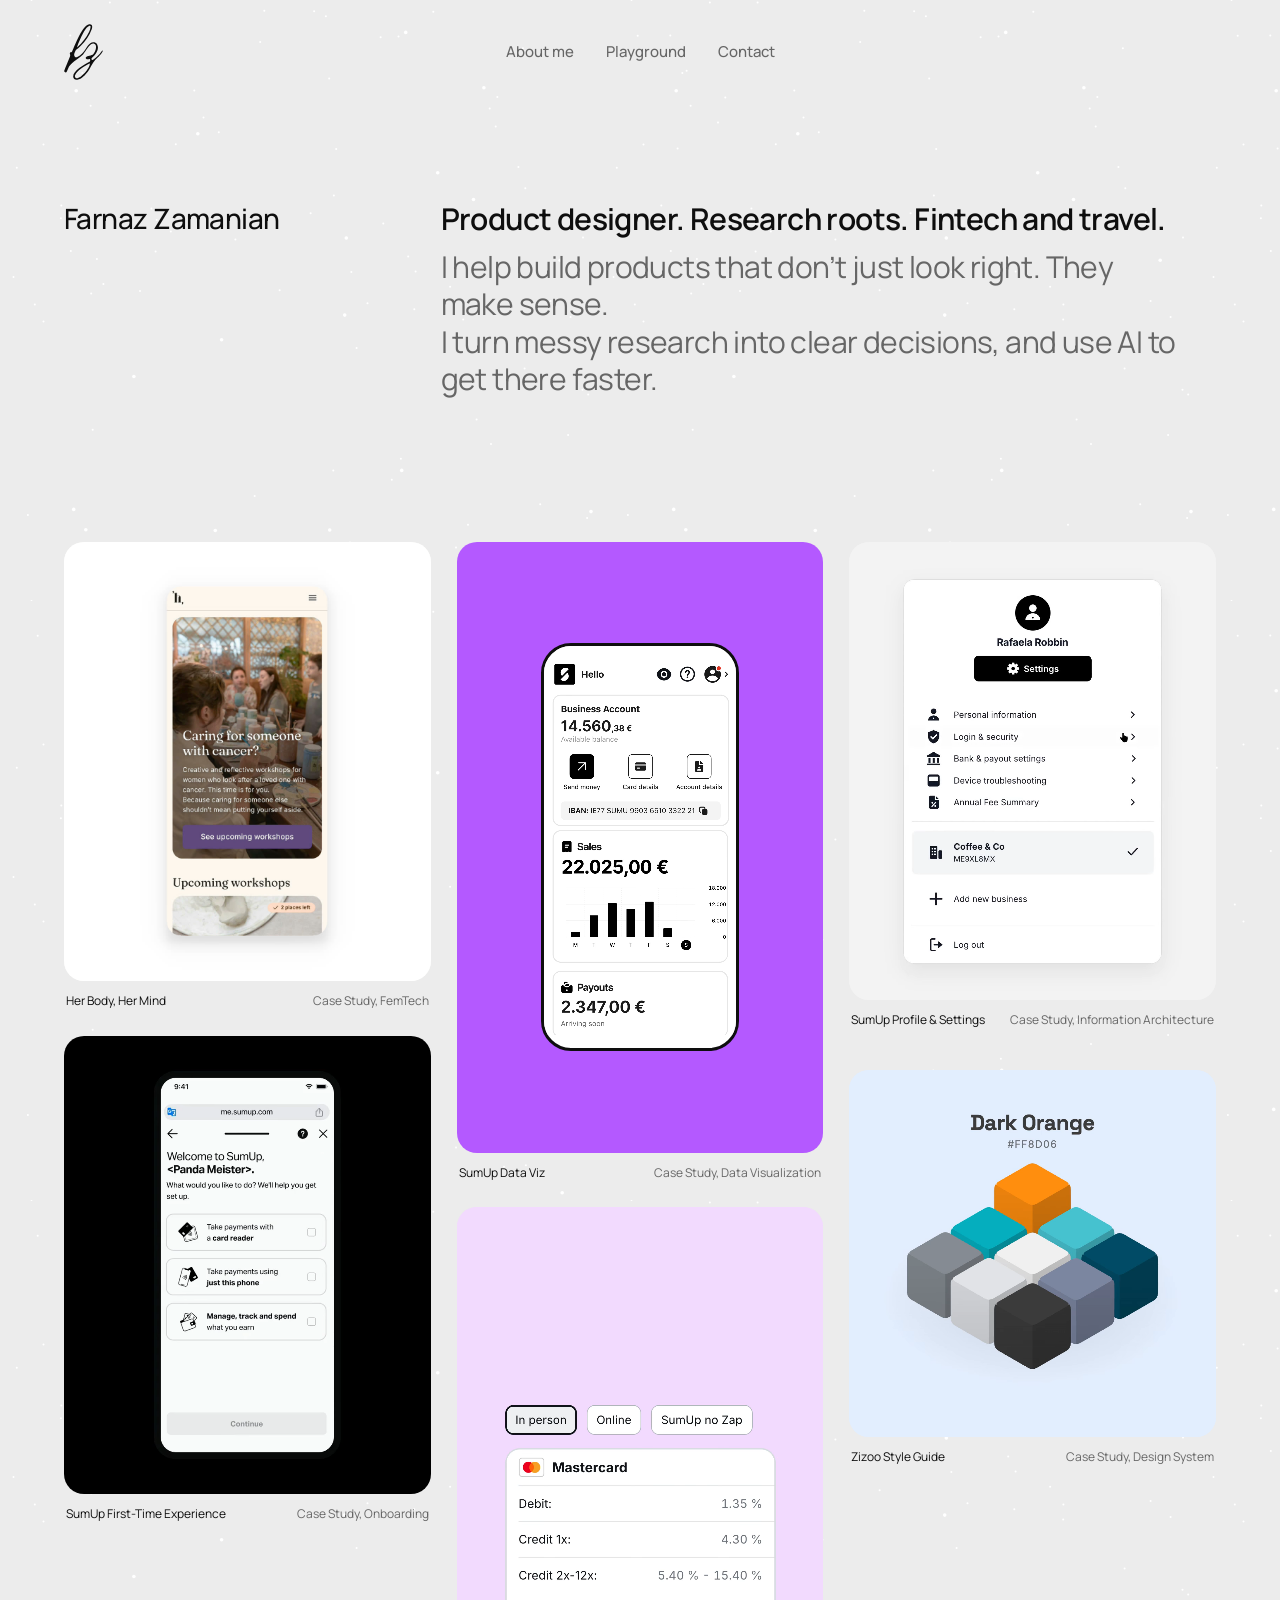
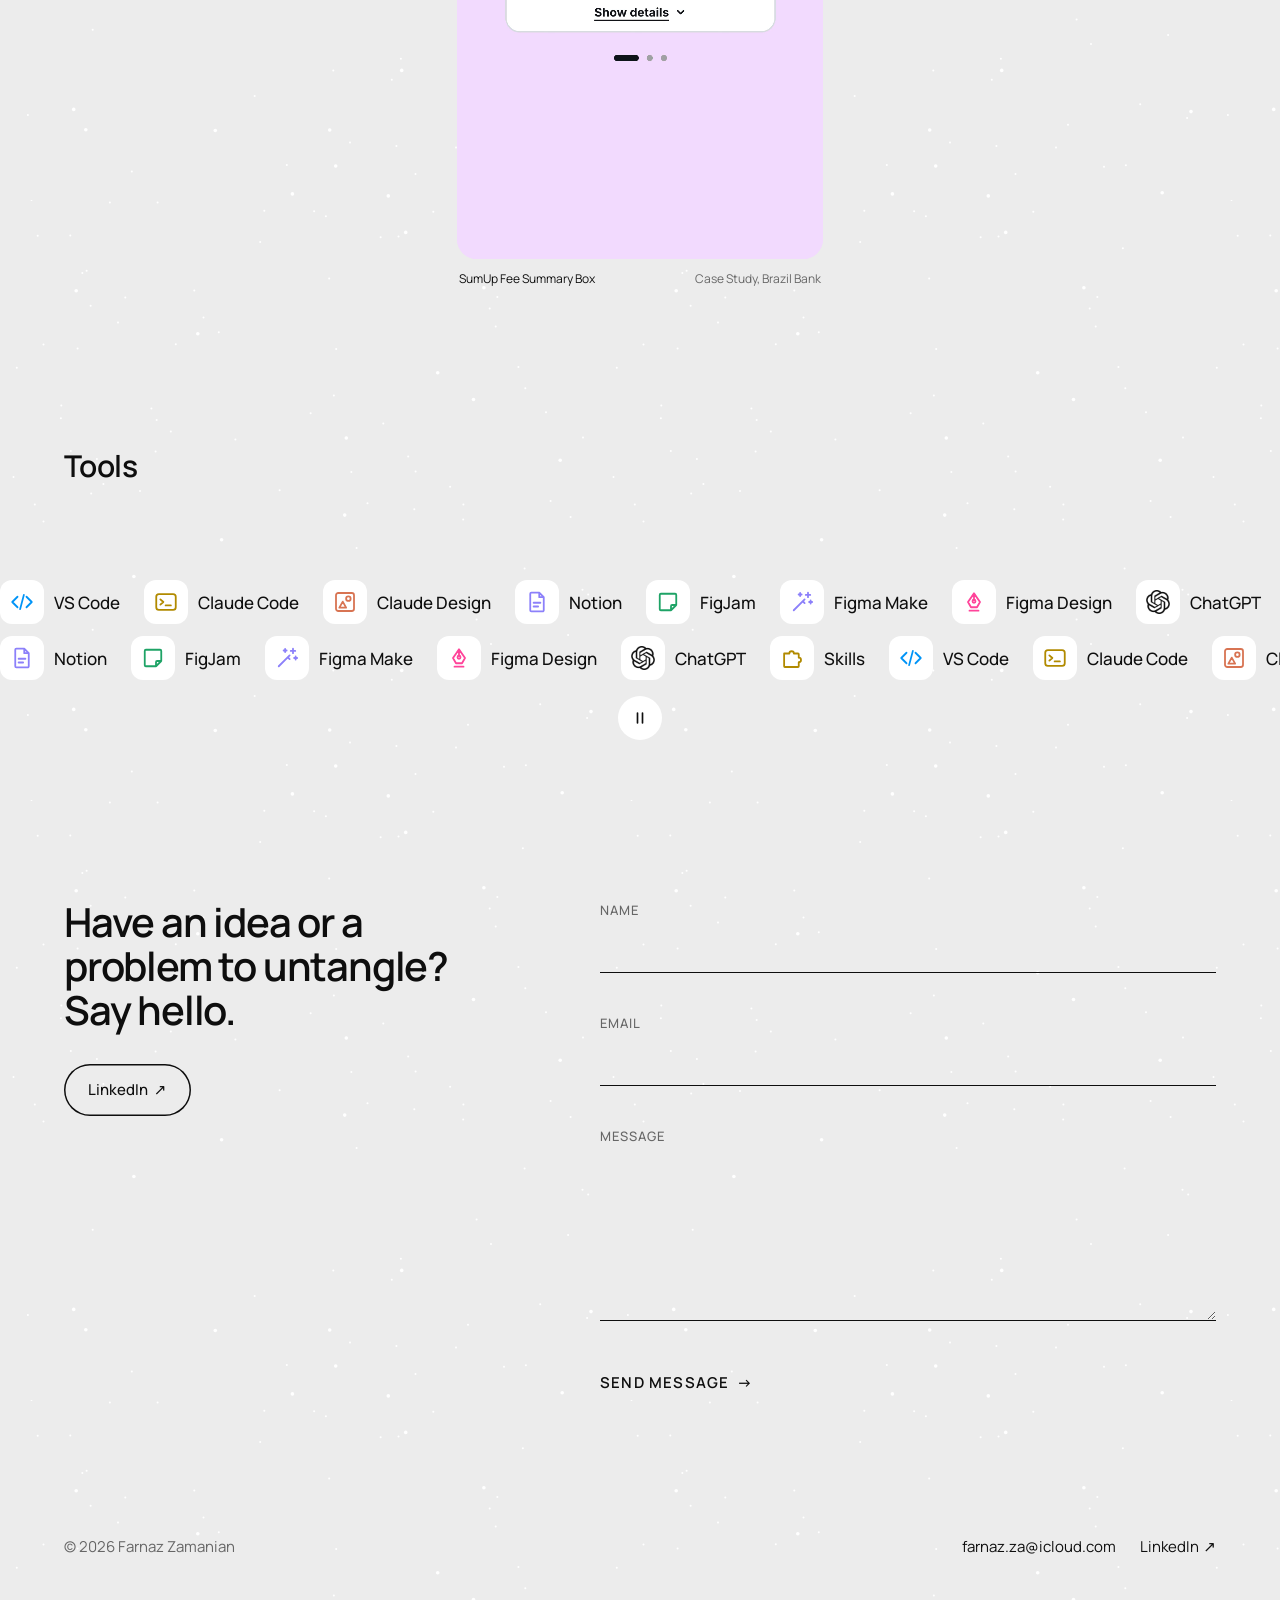
<file: 02 Site/index.html>
<!doctype html>
<html lang="en">
<head>
  <meta charset="utf-8">
  <meta name="viewport" content="width=device-width, initial-scale=1">
  <title>Farnaz Zamanian</title>
  <link rel="preconnect" href="https://fonts.googleapis.com">
  <link rel="preconnect" href="https://fonts.gstatic.com" crossorigin>
  <link rel="stylesheet" href="https://fonts.googleapis.com/css2?family=Manrope:wght@400;500;600&display=swap">
  <link rel="stylesheet" href="style.css?v=20261119a">
  <script src="main.js?v=20261119a" defer></script>
</head>
<body>
  <a class="skip" href="#main">Skip to content</a>
  <header class="site-header">
    <nav class="nav container" aria-label="Main">
      <a class="nav__home" href="index.html" aria-label="Farnaz Zamanian, home" aria-current="page"><svg class="logo" viewBox="82 6 348 500" aria-hidden="true" focusable="false"><path d="M307.298 8.20898C339.814 5.30316 336.316 33.285 328.627 54.3984C308.853 108.698 273.041 160.387 232.014 201.142C224.745 208.503 216.998 215.389 208.826 221.754C200.422 228.169 191.078 231.038 186.95 240.13C183.36 248.037 179.671 256.204 176.059 264.461C166.529 286.24 179.042 309.8 200.924 300.509C234.007 286.46 257.809 255.288 276.921 226.456C288.72 208.657 299.004 190.495 317.171 178.233C333.674 165.115 365.833 166.449 377.212 186.185C401.327 228.013 365.692 281.834 332.319 306.9C328.589 309.703 326.84 315.054 327.489 319.675C328.464 326.607 335.839 328.576 341.574 324.561C378.059 299.019 393.196 285.173 421.891 244.902C422.743 243.706 423.875 242.552 425.321 242.808C427.142 243.129 428.756 244.733 428.507 246.565C427.128 256.704 405.803 280.187 400.363 286.557C394.262 293.702 387.477 300.314 380.286 306.552C351.636 331.403 332.497 365.231 315.018 398.89C309.653 409.22 303.227 419.217 295.889 429.108C272.165 459.653 240.599 495.682 200.924 503.237C181.516 506.933 166.406 496.988 163.854 477.857C163.312 421.827 260.702 370.568 309.542 344.035C313.824 341.709 316.378 337.125 315.821 332.283C315.411 328.715 314.885 325.37 314.247 321.642C313.877 319.478 311.641 318.179 309.558 318.869C300.068 321.99 280.174 325.458 276.649 312.515C275.882 309.603 276.317 306.507 277.857 303.914C290.083 283.186 329.113 291.074 344.763 272.793C349.681 267.048 354.107 260.928 357.358 254.126C365.285 237.545 380.638 193.138 351.081 182.028C321.523 170.919 293.761 221.754 272.903 249.93C266.989 257.919 261.683 266.334 255.353 274.004C252.06 277.967 248.4 281.954 244.438 285.821C206.471 322.877 137.004 354.949 118.156 404.54C115.755 410.859 111.068 421.158 107.497 430.136C104.922 436.61 97.5858 440.306 91.3115 437.274C85.1284 434.287 82.3163 426.478 85.04 420.175C90.3221 407.95 96.7966 391.263 99.7461 383.979L135.475 295.416C138.038 289.063 137.797 281.922 135.437 275.49C133.602 270.489 132.807 264.473 136.341 260.487C142.117 253.974 149.851 261.039 153.254 254.126C180.196 199.389 242.364 20.1179 307.298 8.20898ZM312.146 359.053C311.788 358.118 310.782 358.011 309.899 358.482C265.121 382.412 199.877 416.162 179.975 465.539C177.712 471.154 179.617 478.369 183.101 484.067C185.146 487.413 188.495 489.847 192.385 490.344C233.6 495.606 316.963 394.35 312.332 359.705C312.305 359.5 312.219 359.246 312.146 359.053ZM308.918 21.8477C299 26.3564 291.326 32.4171 284.113 40.5283C253.822 74.5938 217.723 160.934 201.337 204.847C200.024 208.378 198.787 211.937 197.629 215.521C200.313 213.337 202.978 211.128 205.621 208.896C246.649 169.135 282.272 125.9 306.68 74.0479C312.883 60.8682 318.46 46.3257 319.492 31.6904C320.005 24.4195 315.833 21.6544 308.918 21.8477Z" fill="currentColor"/></svg></a>
      <ul class="nav__links"><li><a href="about.html">About me</a></li><li><a href="playground.html">Playground</a></li><li><a href="#contact">Contact</a></li></ul>
    </nav>
  </header>
  <main id="main">
    <section class="hero container section" id="work">
      <div class="hero__intro">
        <div class="hero__lead">
        <h1 class="hero__title">Farnaz Zamanian</h1>
        <p class="hero__text"><span class="hero__strong">Product designer. Research roots. Fintech and travel.</span> <span class="hero__line">I help build products that don’t just look right. They make sense.</span> <span class="hero__line">I turn messy research into clear decisions, and use AI to get there faster.</span></p>
        </div>
        <!-- Hidden for now (founder, 18 Nov 2026): <p class="cs__label hero__label" id="ai-os">My AI OS</p> -->
        <!-- Hidden for now (founder, 18 Nov 2026):
        <div class="hero__ctas">
          <a class="cta cta&#45;&#45;outline" href="#cases"><span class="cta__label">See my work</span></a>
          <a class="cta cta&#45;&#45;dark hero__cta" href="#contact"><svg class="cta__icon" viewBox="0 0 24 24" aria-hidden="true" focusable="false"><rect x="3" y="5" width="18" height="14" rx="2" fill="none" stroke="currentColor" stroke-width="1.8"/><path d="m4 7 8 6 8-6" fill="none" stroke="currentColor" stroke-width="1.8" stroke-linecap="round" stroke-linejoin="round"/></svg><span class="cta__label">Let’s work together</span></a>
        </div>
        -->
      </div>
      <div class="bento" id="cases" aria-label="Case studies">
        <a class="bento__item" href="herbody-her-mind.html" data-col="1"><div class="bento__box" style="--ratio: 5 / 6"><img class="bento__img" src="assets/herbody-her-mind/stack.jpg" alt="" loading="lazy"></div><p class="bento__cap"><span class="bento__title">Her Body, Her Mind<span class="bento__arrow" aria-hidden="true">↗</span></span><span class="bento__meta">Case Study, FemTech</span></p></a>
        <a class="bento__item" href="sumup-data-viz.html" data-col="2"><div class="bento__box" style="--ratio: 3 / 5; --card-bg: #B459FF"><div class="phone-line phone-line--flush-top bento__phone"><video class="cs-media__video" muted loop playsinline preload="metadata" poster="assets/sumup-data-viz/home-sales-poster.jpg" width="1120" height="2268" aria-hidden="true"><source src="assets/sumup-data-viz/home-sales.webm" type="video/webm"><source src="assets/sumup-data-viz/home-sales.mp4" type="video/mp4"></video></div></div><p class="bento__cap"><span class="bento__title">SumUp Data Viz<span class="bento__arrow" aria-hidden="true">↗</span></span><span class="bento__meta">Case Study, Data Visualization</span></p></a>
        <a class="bento__item" href="sumup-profile-and-settings.html" data-col="3"><div class="bento__box" style="--ratio: 4 / 5; --card-bg: #F3F3F3"><video class="bento__img cs-media__video" muted loop playsinline preload="metadata" poster="assets/sumup-profile-and-settings/dropdown-menu-poster.jpg" width="1080" height="1350" aria-hidden="true"><source src="assets/sumup-profile-and-settings/dropdown-menu.webm" type="video/webm"><source src="assets/sumup-profile-and-settings/dropdown-menu.mp4" type="video/mp4"></video></div><p class="bento__cap"><span class="bento__title">SumUp Profile &amp; Settings<span class="bento__arrow" aria-hidden="true">↗</span></span><span class="bento__meta">Case Study, Information Architecture</span></p></a>
        <a class="bento__item" href="sumup-first-time-user-experience.html" data-col="1"><div class="bento__box" style="--ratio: 4 / 5; --card-bg: #000"><video class="bento__vid cs-media__video" muted loop playsinline preload="metadata" poster="assets/sumup-first-time-user-experience/happy-flow-card-poster.jpg" width="440" height="904" aria-hidden="true"><source src="assets/sumup-first-time-user-experience/happy-flow-card.webm" type="video/webm"><source src="assets/sumup-first-time-user-experience/happy-flow-card.mp4" type="video/mp4"></video></div><p class="bento__cap"><span class="bento__title">SumUp First-Time Experience<span class="bento__arrow" aria-hidden="true">↗</span></span><span class="bento__meta">Case Study, Onboarding</span></p></a>
        <a class="bento__item" href="sumup-fee-summary-box.html" data-col="2"><div class="bento__box" style="--ratio: 9 / 16; --card-bg: #F3DAFF"><video class="bento__img cs-media__video" muted loop playsinline preload="metadata" poster="assets/sumup-fee-summary-box/fee-summary-poster.jpg" width="1080" height="1920" aria-hidden="true"><source src="assets/sumup-fee-summary-box/fee-summary.webm" type="video/webm"><source src="assets/sumup-fee-summary-box/fee-summary.mp4" type="video/mp4"></video></div><p class="bento__cap"><span class="bento__title">SumUp Fee Summary Box<span class="bento__arrow" aria-hidden="true">↗</span></span><span class="bento__meta">Case Study, Brazil Bank</span></p></a>
        <a class="bento__item" href="zizoo-components-library.html" data-col="3"><div class="bento__box" style="--ratio: 1 / 1; --card-bg: #E3EEFF"><video class="bento__img cs-media__video" muted loop playsinline preload="metadata" poster="assets/zizoo-components-library/zizoo-hero-poster.jpg" width="1080" height="1080" aria-hidden="true"><source src="assets/zizoo-components-library/zizoo-hero.webm" type="video/webm"><source src="assets/zizoo-components-library/zizoo-hero.mp4" type="video/mp4"></video></div><p class="bento__cap"><span class="bento__title">Zizoo Style Guide<span class="bento__arrow" aria-hidden="true">↗</span></span><span class="bento__meta">Case Study, Design System</span></p></a>
      </div>
    </section>
    <section class="workflow container" aria-labelledby="workflow-title">
      <h2 class="workflow__title" id="workflow-title">Tools</h2>
      <div class="tools"><ul class="sr-only" aria-labelledby="workflow-title"><li>VS Code</li><li>Claude Code</li><li>Claude Design</li><li>Notion</li><li>FigJam</li><li>Figma Make</li><li>Figma Design</li><li>ChatGPT</li><li>Skills</li></ul><svg class="tools__sprite" aria-hidden="true"><symbol id="tool-code" viewBox="0 0 32 32"><path d="M10 9 3 16l7 7M22 9l7 7-7 7M18.5 6.5l-5 19"/></symbol><symbol id="tool-terminal" viewBox="0 0 32 32"><rect x="3" y="5.5" width="26" height="21" rx="3.5"/><path d="M8.5 12.5 12.5 16l-4 3.5M15.5 20.5h7"/></symbol><symbol id="tool-artboard" viewBox="0 0 32 32"><rect x="4" y="4" width="24" height="24" rx="3"/><path d="M8.5 23.5 13 15.5l4.5 8z"/><circle cx="20.5" cy="11.5" r="3"/></symbol><symbol id="tool-page" viewBox="0 0 32 32"><path d="M8.5 3.5H19l6 6v17.5a1.5 1.5 0 0 1-1.5 1.5h-15A1.5 1.5 0 0 1 7 27V5a1.5 1.5 0 0 1 1.5-1.5zM19 3.5v6h6M11.5 17h9M11.5 22h6"/></symbol><symbol id="tool-sticky" viewBox="0 0 32 32"><path d="M6.5 5h19A1.5 1.5 0 0 1 27 6.5V20l-7 7H6.5A1.5 1.5 0 0 1 5 25.5v-19A1.5 1.5 0 0 1 6.5 5zM27 20h-5.5a1.5 1.5 0 0 0-1.5 1.5V27"/></symbol><symbol id="tool-wand" viewBox="0 0 32 32"><path d="M5 27 19.5 12.5M17 15l2.5 2.5M24 3.5v6M21 6.5h6M27.5 14v4M25.5 16h4M13.5 4v4M11.5 6h4"/></symbol><symbol id="tool-nib" viewBox="0 0 32 32"><path d="M16 4.5 24 16l-4 7h-8l-4-7zM16 4.5V13M10 27.5h12"/><circle cx="16" cy="15" r="2"/></symbol><symbol id="tool-puzzle" viewBox="0 0 32 32"><path d="M5.5 10H12.5a3 3 0 1 1 6 0H24a1 1 0 0 1 1 1v4.5a3 3 0 1 1 0 6V27a1 1 0 0 1-1 1H6.5a1 1 0 0 1-1-1z"/></symbol></svg><div class="tools__rows" aria-hidden="true"><div class="tools__row" data-dir="left"><div class="tools__track"><span class="tools__chip"><span class="tools__tile"><svg viewBox="0 0 32 32" style="color:#0094F7"><use href="#tool-code"/></svg></span>VS Code</span><span class="tools__chip"><span class="tools__tile"><svg viewBox="0 0 32 32" style="color:#B18A00"><use href="#tool-terminal"/></svg></span>Claude Code</span><span class="tools__chip"><span class="tools__tile"><svg viewBox="0 0 32 32" style="color:#D87453"><use href="#tool-artboard"/></svg></span>Claude Design</span><span class="tools__chip"><span class="tools__tile"><svg viewBox="0 0 32 32" style="color:#8C80FA"><use href="#tool-page"/></svg></span>Notion</span><span class="tools__chip"><span class="tools__tile"><svg viewBox="0 0 32 32" style="color:#1EA366"><use href="#tool-sticky"/></svg></span>FigJam</span><span class="tools__chip"><span class="tools__tile"><svg viewBox="0 0 32 32" style="color:#8C80FA"><use href="#tool-wand"/></svg></span>Figma Make</span><span class="tools__chip"><span class="tools__tile"><svg viewBox="0 0 32 32" style="color:#FF449A"><use href="#tool-nib"/></svg></span>Figma Design</span><span class="tools__chip"><span class="tools__tile"><img src="assets/tools/chatgpt.png" alt="" width="24" height="24"></span>ChatGPT</span><span class="tools__chip"><span class="tools__tile"><svg viewBox="0 0 32 32" style="color:#B18A00"><use href="#tool-puzzle"/></svg></span>Skills</span></div></div><div class="tools__row" data-dir="right"><div class="tools__track"><span class="tools__chip"><span class="tools__tile"><svg viewBox="0 0 32 32" style="color:#8C80FA"><use href="#tool-page"/></svg></span>Notion</span><span class="tools__chip"><span class="tools__tile"><svg viewBox="0 0 32 32" style="color:#1EA366"><use href="#tool-sticky"/></svg></span>FigJam</span><span class="tools__chip"><span class="tools__tile"><svg viewBox="0 0 32 32" style="color:#8C80FA"><use href="#tool-wand"/></svg></span>Figma Make</span><span class="tools__chip"><span class="tools__tile"><svg viewBox="0 0 32 32" style="color:#FF449A"><use href="#tool-nib"/></svg></span>Figma Design</span><span class="tools__chip"><span class="tools__tile"><img src="assets/tools/chatgpt.png" alt="" width="24" height="24"></span>ChatGPT</span><span class="tools__chip"><span class="tools__tile"><svg viewBox="0 0 32 32" style="color:#B18A00"><use href="#tool-puzzle"/></svg></span>Skills</span><span class="tools__chip"><span class="tools__tile"><svg viewBox="0 0 32 32" style="color:#0094F7"><use href="#tool-code"/></svg></span>VS Code</span><span class="tools__chip"><span class="tools__tile"><svg viewBox="0 0 32 32" style="color:#B18A00"><use href="#tool-terminal"/></svg></span>Claude Code</span><span class="tools__chip"><span class="tools__tile"><svg viewBox="0 0 32 32" style="color:#D87453"><use href="#tool-artboard"/></svg></span>Claude Design</span></div></div></div><button class="tools__pause" type="button" aria-label="Pause the tools animation"><svg viewBox="0 0 24 24" aria-hidden="true" focusable="false"><path class="tools__icon-pause" d="M9 6v12M15 6v12"/><path class="tools__icon-play" d="M8 5.5v13l11-6.5z"/></svg></button></div>
    </section>
  </main>
  <footer class="site-footer" id="contact">
    <div class="container footer cform-wrap">
      <div class="cform__intro">
        <h2 class="cform__title" id="cf-title">Have an idea or a problem to untangle? Say hello.</h2>
        <a class="cta cta--outline cform__linkedin" href="https://www.linkedin.com/in/farnaz-zamanian-37882090/" target="_blank" rel="noopener"><span class="cta__label">LinkedIn</span><span aria-hidden="true">↗</span><span class="sr-only"> (opens in a new tab)</span></a>
      </div>
      <div class="cform__body">
        <!-- Formspree form meaadwvb (formspree.io). The same form is in index.html and contact.html; change the ID in both. -->
        <form class="cform" data-cform method="POST" action="https://formspree.io/f/meaadwvb" aria-labelledby="cf-title">
          <input type="hidden" name="_subject" value="New message from portfolio">
          <div class="cform__hp" aria-hidden="true"><label>Leave this empty <input type="text" name="_gotcha" tabindex="-1" autocomplete="off"></label></div>
          <div class="cform__field">
            <label for="cf-name">Name</label>
            <input id="cf-name" name="name" type="text" autocomplete="name" required aria-describedby="cf-name-err">
            <p class="cform__err" id="cf-name-err" hidden></p>
          </div>
          <div class="cform__field">
            <label for="cf-email">Email</label>
            <input id="cf-email" name="email" type="email" autocomplete="email" required aria-describedby="cf-email-err">
            <p class="cform__err" id="cf-email-err" hidden></p>
          </div>
          <div class="cform__field">
            <label for="cf-message">Message</label>
            <textarea id="cf-message" name="message" rows="6" required aria-describedby="cf-message-err"></textarea>
            <p class="cform__err" id="cf-message-err" hidden></p>
          </div>
          <div class="cform__actions">
            <button class="cform__send" type="submit"><span class="cta__label">Send message</span><span class="cform__arrow" aria-hidden="true">→</span></button>
            <p class="cform__fail" role="alert" hidden></p>
          </div>
        </form>
        <p class="cform__done" tabindex="-1" aria-live="polite" hidden>Thanks, your message is on its way. I’ll get back to you soon.</p>
      </div>
      <p class="todo" data-config-note hidden></p>
    </div>
    <div class="container endbar">
      <p class="endbar__name">© 2026 Farnaz Zamanian</p>
      <ul class="endbar__links">
        <li><a href="mailto:farnaz.za@icloud.com">farnaz.za@icloud.com</a></li>
        <li><a href="https://www.linkedin.com/in/farnaz-zamanian-37882090/" target="_blank" rel="noopener">LinkedIn<span class="endbar__arrow" aria-hidden="true">↗</span><span class="sr-only"> (opens in a new tab)</span></a></li>
      </ul>
    </div>
  </footer>
</body>
</html>
</file>
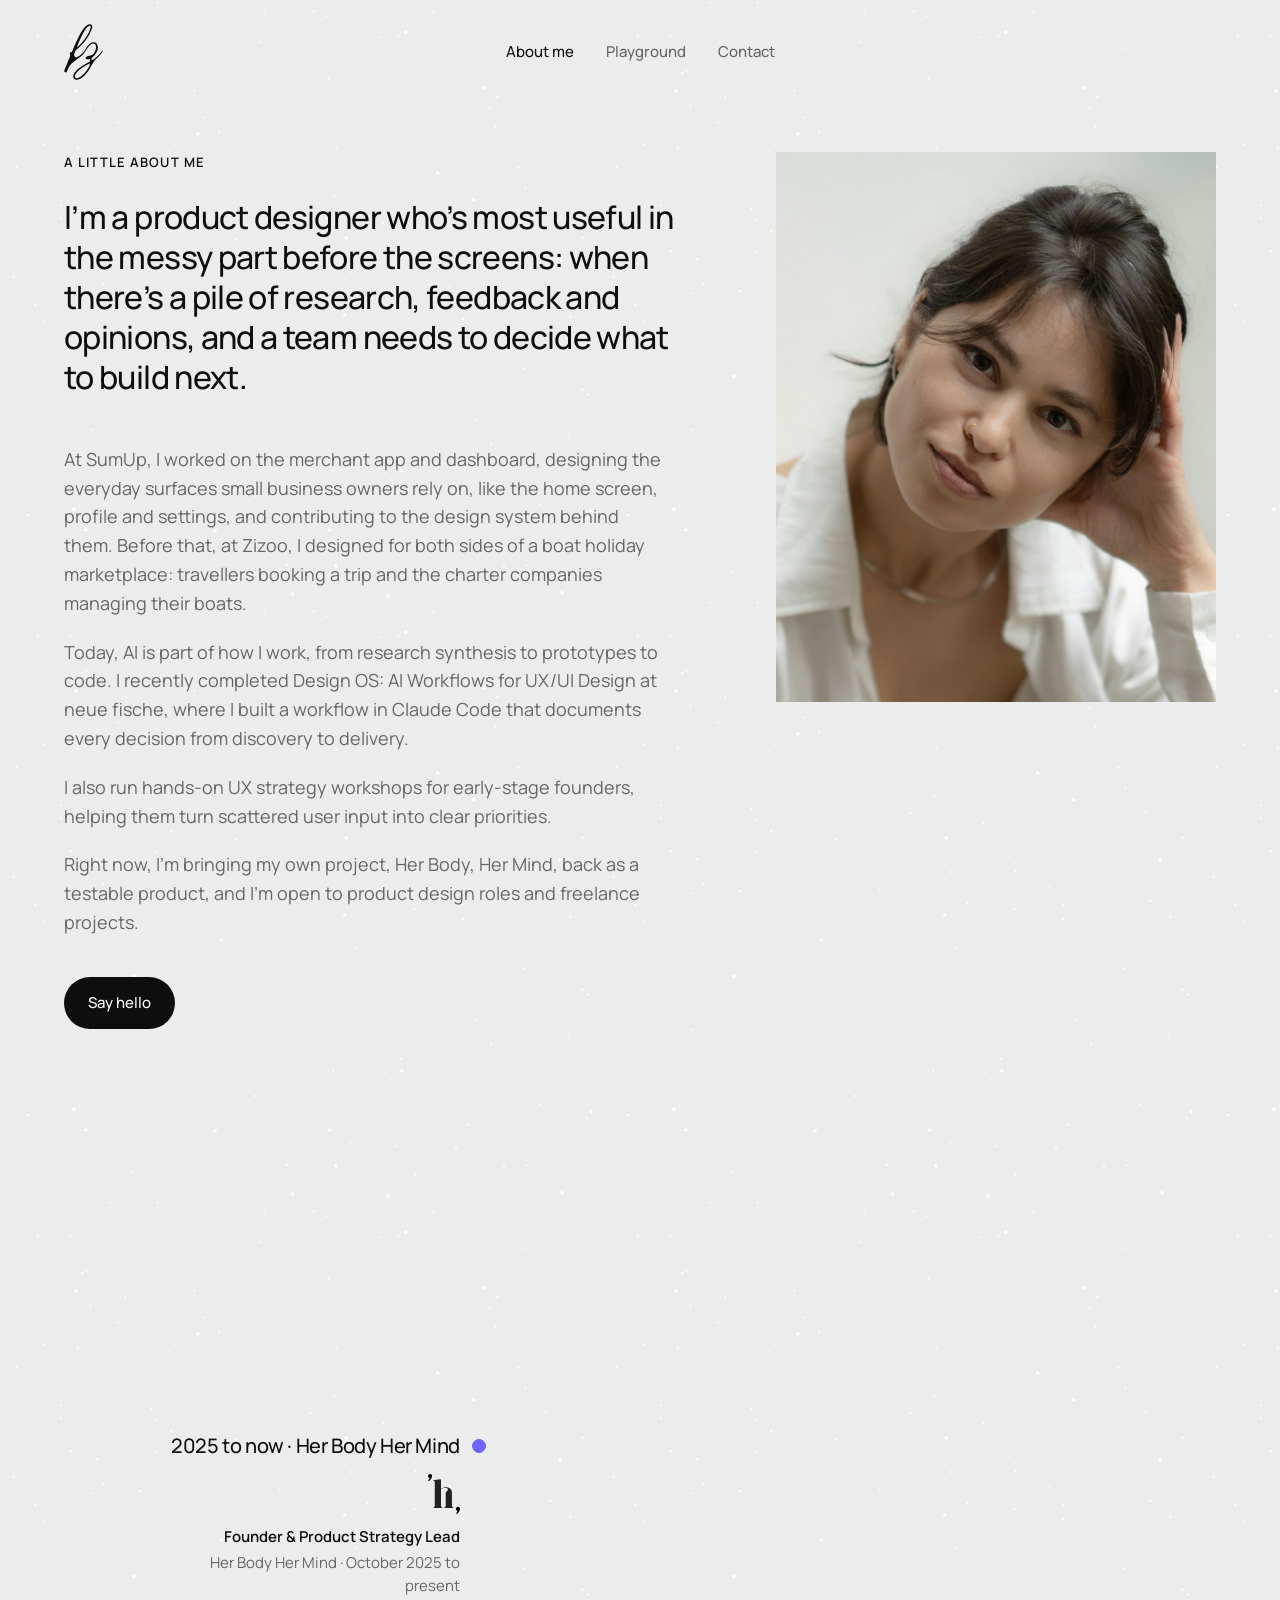
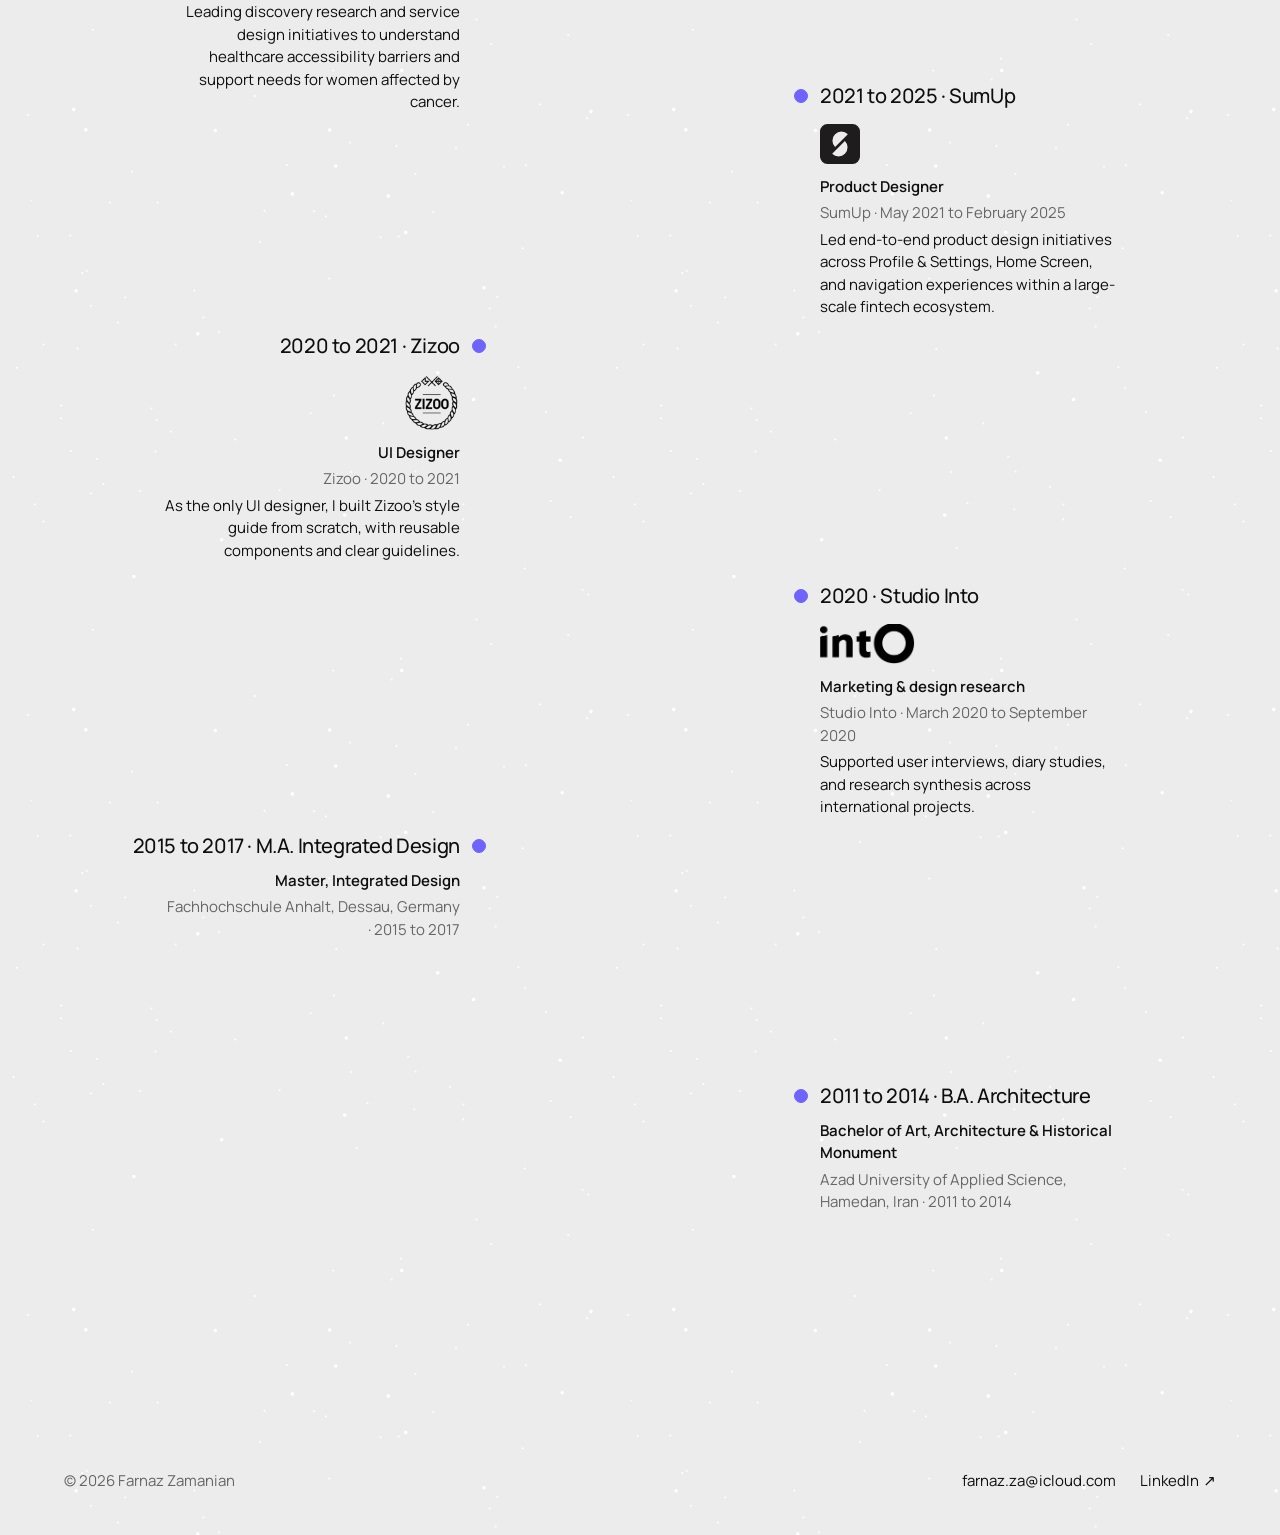
<file: 02 Site/about.html>
<!doctype html>
<html lang="en">
<head>
  <meta charset="utf-8">
  <meta name="viewport" content="width=device-width, initial-scale=1">
  <title>About · Farnaz Zamanian</title>
  <link rel="preconnect" href="https://fonts.googleapis.com">
  <link rel="preconnect" href="https://fonts.gstatic.com" crossorigin>
  <link rel="stylesheet" href="https://fonts.googleapis.com/css2?family=Manrope:wght@400;500;600&display=swap">
  <link rel="stylesheet" href="style.css?v=20261119a">
  <script src="main.js?v=20261119a" defer></script>
</head>
<body>
  <a class="skip" href="#main">Skip to content</a>
  <header class="site-header">
    <nav class="nav container" aria-label="Main">
      <a class="nav__home" href="index.html" aria-label="Farnaz Zamanian, home"><svg class="logo" viewBox="82 6 348 500" aria-hidden="true" focusable="false"><path d="M307.298 8.20898C339.814 5.30316 336.316 33.285 328.627 54.3984C308.853 108.698 273.041 160.387 232.014 201.142C224.745 208.503 216.998 215.389 208.826 221.754C200.422 228.169 191.078 231.038 186.95 240.13C183.36 248.037 179.671 256.204 176.059 264.461C166.529 286.24 179.042 309.8 200.924 300.509C234.007 286.46 257.809 255.288 276.921 226.456C288.72 208.657 299.004 190.495 317.171 178.233C333.674 165.115 365.833 166.449 377.212 186.185C401.327 228.013 365.692 281.834 332.319 306.9C328.589 309.703 326.84 315.054 327.489 319.675C328.464 326.607 335.839 328.576 341.574 324.561C378.059 299.019 393.196 285.173 421.891 244.902C422.743 243.706 423.875 242.552 425.321 242.808C427.142 243.129 428.756 244.733 428.507 246.565C427.128 256.704 405.803 280.187 400.363 286.557C394.262 293.702 387.477 300.314 380.286 306.552C351.636 331.403 332.497 365.231 315.018 398.89C309.653 409.22 303.227 419.217 295.889 429.108C272.165 459.653 240.599 495.682 200.924 503.237C181.516 506.933 166.406 496.988 163.854 477.857C163.312 421.827 260.702 370.568 309.542 344.035C313.824 341.709 316.378 337.125 315.821 332.283C315.411 328.715 314.885 325.37 314.247 321.642C313.877 319.478 311.641 318.179 309.558 318.869C300.068 321.99 280.174 325.458 276.649 312.515C275.882 309.603 276.317 306.507 277.857 303.914C290.083 283.186 329.113 291.074 344.763 272.793C349.681 267.048 354.107 260.928 357.358 254.126C365.285 237.545 380.638 193.138 351.081 182.028C321.523 170.919 293.761 221.754 272.903 249.93C266.989 257.919 261.683 266.334 255.353 274.004C252.06 277.967 248.4 281.954 244.438 285.821C206.471 322.877 137.004 354.949 118.156 404.54C115.755 410.859 111.068 421.158 107.497 430.136C104.922 436.61 97.5858 440.306 91.3115 437.274C85.1284 434.287 82.3163 426.478 85.04 420.175C90.3221 407.95 96.7966 391.263 99.7461 383.979L135.475 295.416C138.038 289.063 137.797 281.922 135.437 275.49C133.602 270.489 132.807 264.473 136.341 260.487C142.117 253.974 149.851 261.039 153.254 254.126C180.196 199.389 242.364 20.1179 307.298 8.20898ZM312.146 359.053C311.788 358.118 310.782 358.011 309.899 358.482C265.121 382.412 199.877 416.162 179.975 465.539C177.712 471.154 179.617 478.369 183.101 484.067C185.146 487.413 188.495 489.847 192.385 490.344C233.6 495.606 316.963 394.35 312.332 359.705C312.305 359.5 312.219 359.246 312.146 359.053ZM308.918 21.8477C299 26.3564 291.326 32.4171 284.113 40.5283C253.822 74.5938 217.723 160.934 201.337 204.847C200.024 208.378 198.787 211.937 197.629 215.521C200.313 213.337 202.978 211.128 205.621 208.896C246.649 169.135 282.272 125.9 306.68 74.0479C312.883 60.8682 318.46 46.3257 319.492 31.6904C320.005 24.4195 315.833 21.6544 308.918 21.8477Z" fill="currentColor"/></svg></a>
      <ul class="nav__links"><li><a href="about.html" aria-current="page">About me</a></li><li><a href="playground.html">Playground</a></li><li><a href="contact.html">Contact</a></li></ul>
    </nav>
  </header>
  <main id="main">
    <section class="container aboutme">
      <div class="aboutme__text">
        <h1 class="aboutme__label">A little about me</h1>
        <p class="aboutme__lead">I’m a product designer who’s most useful in the messy part before the screens: when there’s a pile of research, feedback and opinions, and a team needs to decide what to build next.</p>
        <div class="aboutme__body">
          <p>At SumUp, I worked on the merchant app and dashboard, designing the everyday surfaces small business owners rely on, like the home screen, profile and settings, and contributing to the design system behind them. Before that, at Zizoo, I designed for both sides of a boat holiday marketplace: travellers booking a trip and the charter companies managing their boats.</p>
          <p>Today, AI is part of how I work, from research synthesis to prototypes to code. I recently completed Design OS: AI Workflows for UX/UI Design at neue fische, where I built a workflow in Claude Code that documents every decision from discovery to delivery.</p>
          <p>I also run hands-on UX strategy workshops for early-stage founders, helping them turn scattered user input into clear priorities.</p>
          <p>Right now, I’m bringing my own project, Her Body, Her Mind, back as a testable product, and I’m open to product design roles and freelance projects.</p>
        </div>
        <div class="aboutme__action"><a class="cta cta--dark" href="contact.html"><svg class="cta__icon" viewBox="0 0 24 24" aria-hidden="true" focusable="false"><rect x="3" y="5" width="18" height="14" rx="2" fill="none" stroke="currentColor" stroke-width="1.8"/><path d="m4 7 8 6 8-6" fill="none" stroke="currentColor" stroke-width="1.8" stroke-linecap="round" stroke-linejoin="round"/></svg><span class="cta__label">Say hello</span></a></div>
      </div>
        <img class="aboutme__photo" src="assets/images/farnaz-portrait.jpg" width="960" height="1200" alt="Portrait of Farnaz Zamanian">
    </section>
    <section class="container tl" aria-labelledby="tl-title">
      <h2 class="sr-only" id="tl-title">Experience and education</h2>
      <div class="tl__track">
        <svg class="tl__line" aria-hidden="true" focusable="false"><path d=""/><path class="tl__probe" d=""/></svg>
        <ol class="tl__items">
          <li class="tl__item">
            <h3 class="tl__head"><span class="tl__dot" aria-hidden="true"></span><span class="tl__short">2025 to now · Her Body Her Mind</span></h3>
            <img class="tl__logo" src="assets/logos/herbody-her-mind.svg" alt="" height="40">
            <div class="tl__more" id="tl-1"><p class="tl__role">Founder &amp; Product Strategy Lead</p><p class="tl__meta">Her Body Her Mind · October 2025 to present</p><p class="tl__desc">Leading discovery research and service design initiatives to understand healthcare accessibility barriers and support needs for women affected by cancer.</p></div>
          </li>
          <li class="tl__item">
            <h3 class="tl__head"><span class="tl__dot" aria-hidden="true"></span><span class="tl__short">2021 to 2025 · SumUp</span></h3>
            <img class="tl__logo" src="assets/logos/sumup.svg" alt="" height="40">
            <div class="tl__more" id="tl-2"><p class="tl__role">Product Designer</p><p class="tl__meta">SumUp · May 2021 to February 2025</p><p class="tl__desc">Led end-to-end product design initiatives across Profile &amp; Settings, Home Screen, and navigation experiences within a large-scale fintech ecosystem.</p></div>
          </li>
          <li class="tl__item">
            <h3 class="tl__head"><span class="tl__dot" aria-hidden="true"></span><span class="tl__short">2020 to 2021 · Zizoo</span></h3>
            <img class="tl__logo" src="assets/logos/zizoo.png" alt="" height="40">
            <div class="tl__more" id="tl-3"><p class="tl__role">UI Designer</p><p class="tl__meta">Zizoo · 2020 to 2021</p><p class="tl__desc">As the only UI designer, I built Zizoo’s style guide from scratch, with reusable components and clear guidelines.</p></div>
          </li>
          <li class="tl__item">
            <h3 class="tl__head"><span class="tl__dot" aria-hidden="true"></span><span class="tl__short">2020 · Studio Into</span></h3>
            <img class="tl__logo" src="assets/logos/into.png" alt="" height="40">
            <div class="tl__more" id="tl-4"><p class="tl__role">Marketing &amp; design research</p><p class="tl__meta">Studio Into · March 2020 to September 2020</p><p class="tl__desc">Supported user interviews, diary studies, and research synthesis across international projects.</p></div>
          </li>
          <li class="tl__item">
            <h3 class="tl__head"><span class="tl__dot" aria-hidden="true"></span><span class="tl__short">2015 to 2017 · M.A. Integrated Design</span></h3>
            <div class="tl__more" id="tl-5"><p class="tl__role">Master, Integrated Design</p><p class="tl__meta">Fachhochschule Anhalt, Dessau, Germany · 2015 to 2017</p></div>
          </li>
          <li class="tl__item">
            <h3 class="tl__head"><span class="tl__dot" aria-hidden="true"></span><span class="tl__short">2011 to 2014 · B.A. Architecture</span></h3>
            <div class="tl__more" id="tl-6"><p class="tl__role">Bachelor of Art, Architecture &amp; Historical Monument</p><p class="tl__meta">Azad University of Applied Science, Hamedan, Iran · 2011 to 2014</p></div>
          </li>
        </ol>
      </div>
    </section>
  </main>
  <footer class="site-footer site-footer--slim">
    <div class="container endbar">
      <p class="endbar__name">© 2026 Farnaz Zamanian</p>
      <ul class="endbar__links">
        <li><a href="mailto:farnaz.za@icloud.com">farnaz.za@icloud.com</a></li>
        <li><a href="https://www.linkedin.com/in/farnaz-zamanian-37882090/" target="_blank" rel="noopener">LinkedIn<span class="endbar__arrow" aria-hidden="true">↗</span><span class="sr-only"> (opens in a new tab)</span></a></li>
      </ul>
    </div>
  </footer>
</body>
</html>
</file>
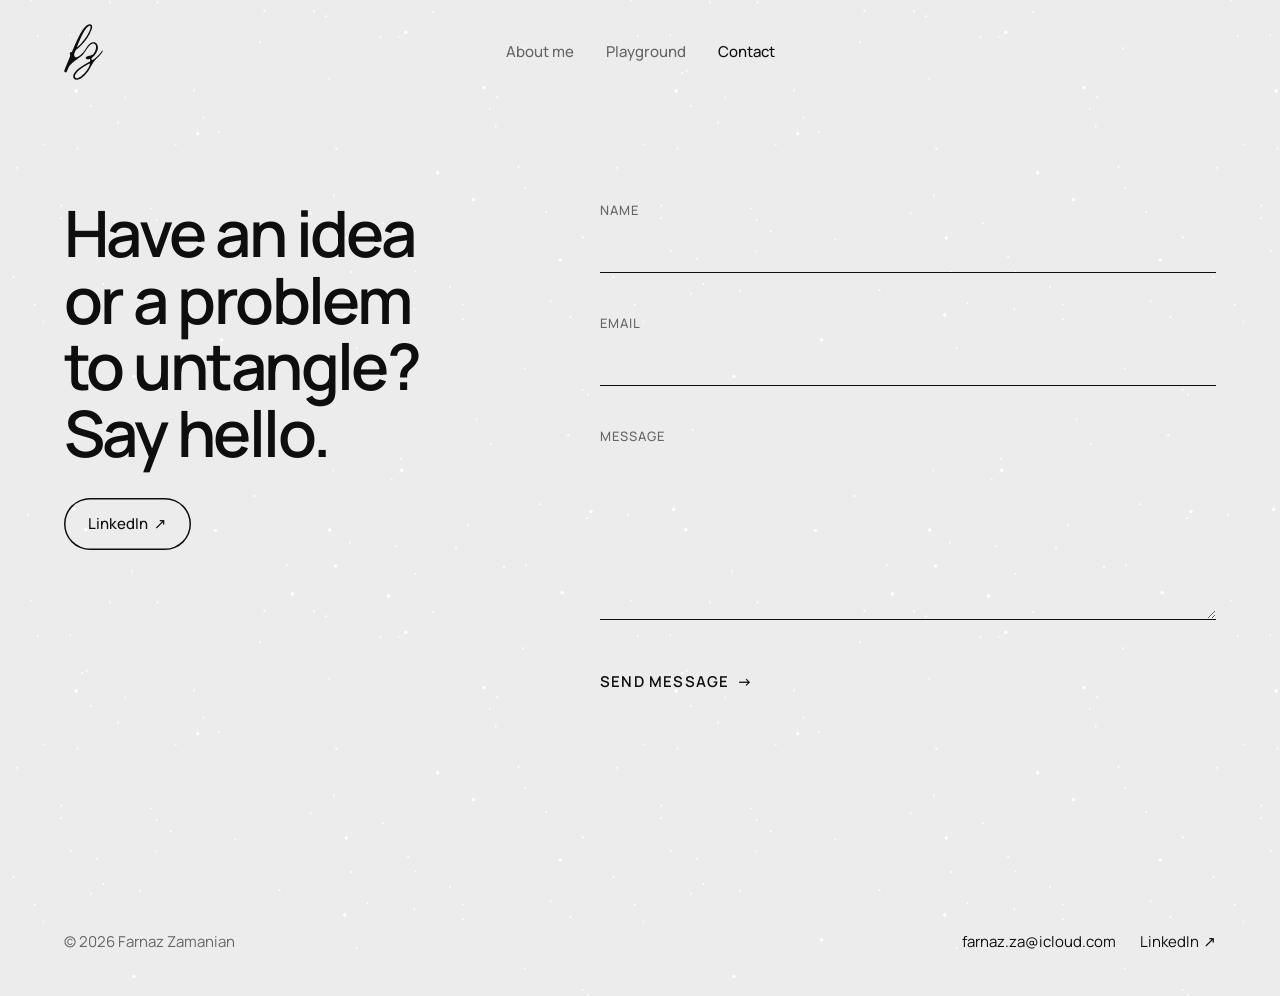
<file: 02 Site/contact.html>
<!doctype html>
<html lang="en">
<head>
  <meta charset="utf-8">
  <meta name="viewport" content="width=device-width, initial-scale=1">
  <title>Contact · Farnaz Zamanian</title>
  <link rel="preconnect" href="https://fonts.googleapis.com">
  <link rel="preconnect" href="https://fonts.gstatic.com" crossorigin>
  <link rel="stylesheet" href="https://fonts.googleapis.com/css2?family=Manrope:wght@400;500;600&display=swap">
  <link rel="stylesheet" href="style.css?v=20261119a">
  <script src="main.js?v=20261119a" defer></script>
</head>
<body>
  <a class="skip" href="#main">Skip to content</a>
  <header class="site-header">
    <nav class="nav container" aria-label="Main">
      <a class="nav__home" href="index.html" aria-label="Farnaz Zamanian, home"><svg class="logo" viewBox="82 6 348 500" aria-hidden="true" focusable="false"><path d="M307.298 8.20898C339.814 5.30316 336.316 33.285 328.627 54.3984C308.853 108.698 273.041 160.387 232.014 201.142C224.745 208.503 216.998 215.389 208.826 221.754C200.422 228.169 191.078 231.038 186.95 240.13C183.36 248.037 179.671 256.204 176.059 264.461C166.529 286.24 179.042 309.8 200.924 300.509C234.007 286.46 257.809 255.288 276.921 226.456C288.72 208.657 299.004 190.495 317.171 178.233C333.674 165.115 365.833 166.449 377.212 186.185C401.327 228.013 365.692 281.834 332.319 306.9C328.589 309.703 326.84 315.054 327.489 319.675C328.464 326.607 335.839 328.576 341.574 324.561C378.059 299.019 393.196 285.173 421.891 244.902C422.743 243.706 423.875 242.552 425.321 242.808C427.142 243.129 428.756 244.733 428.507 246.565C427.128 256.704 405.803 280.187 400.363 286.557C394.262 293.702 387.477 300.314 380.286 306.552C351.636 331.403 332.497 365.231 315.018 398.89C309.653 409.22 303.227 419.217 295.889 429.108C272.165 459.653 240.599 495.682 200.924 503.237C181.516 506.933 166.406 496.988 163.854 477.857C163.312 421.827 260.702 370.568 309.542 344.035C313.824 341.709 316.378 337.125 315.821 332.283C315.411 328.715 314.885 325.37 314.247 321.642C313.877 319.478 311.641 318.179 309.558 318.869C300.068 321.99 280.174 325.458 276.649 312.515C275.882 309.603 276.317 306.507 277.857 303.914C290.083 283.186 329.113 291.074 344.763 272.793C349.681 267.048 354.107 260.928 357.358 254.126C365.285 237.545 380.638 193.138 351.081 182.028C321.523 170.919 293.761 221.754 272.903 249.93C266.989 257.919 261.683 266.334 255.353 274.004C252.06 277.967 248.4 281.954 244.438 285.821C206.471 322.877 137.004 354.949 118.156 404.54C115.755 410.859 111.068 421.158 107.497 430.136C104.922 436.61 97.5858 440.306 91.3115 437.274C85.1284 434.287 82.3163 426.478 85.04 420.175C90.3221 407.95 96.7966 391.263 99.7461 383.979L135.475 295.416C138.038 289.063 137.797 281.922 135.437 275.49C133.602 270.489 132.807 264.473 136.341 260.487C142.117 253.974 149.851 261.039 153.254 254.126C180.196 199.389 242.364 20.1179 307.298 8.20898ZM312.146 359.053C311.788 358.118 310.782 358.011 309.899 358.482C265.121 382.412 199.877 416.162 179.975 465.539C177.712 471.154 179.617 478.369 183.101 484.067C185.146 487.413 188.495 489.847 192.385 490.344C233.6 495.606 316.963 394.35 312.332 359.705C312.305 359.5 312.219 359.246 312.146 359.053ZM308.918 21.8477C299 26.3564 291.326 32.4171 284.113 40.5283C253.822 74.5938 217.723 160.934 201.337 204.847C200.024 208.378 198.787 211.937 197.629 215.521C200.313 213.337 202.978 211.128 205.621 208.896C246.649 169.135 282.272 125.9 306.68 74.0479C312.883 60.8682 318.46 46.3257 319.492 31.6904C320.005 24.4195 315.833 21.6544 308.918 21.8477Z" fill="currentColor"/></svg></a>
      <ul class="nav__links"><li><a href="about.html">About me</a></li><li><a href="playground.html">Playground</a></li><li><a href="contact.html" aria-current="page">Contact</a></li></ul>
    </nav>
  </header>
  <main id="main">
    <section class="container section cpage cform-wrap">
      <div class="cform__intro">
        <h1 class="page-title cform__title" id="cp-title">Have an idea or a problem to untangle? Say hello.</h1>
        <a class="cta cta--outline cform__linkedin" href="https://www.linkedin.com/in/farnaz-zamanian-37882090/" target="_blank" rel="noopener"><span class="cta__label">LinkedIn</span><span aria-hidden="true">↗</span><span class="sr-only"> (opens in a new tab)</span></a>
      </div>
      <div class="cform__body">
        <!-- Formspree form meaadwvb (formspree.io). The same form is in index.html and contact.html; change the ID in both. -->
        <form class="cform" data-cform method="POST" action="https://formspree.io/f/meaadwvb" aria-labelledby="cp-title">
          <input type="hidden" name="_subject" value="New message from portfolio">
          <div class="cform__hp" aria-hidden="true"><label>Leave this empty <input type="text" name="_gotcha" tabindex="-1" autocomplete="off"></label></div>
          <div class="cform__field">
            <label for="cp-name">Name</label>
            <input id="cp-name" name="name" type="text" autocomplete="name" required aria-describedby="cp-name-err">
            <p class="cform__err" id="cp-name-err" hidden></p>
          </div>
          <div class="cform__field">
            <label for="cp-email">Email</label>
            <input id="cp-email" name="email" type="email" autocomplete="email" required aria-describedby="cp-email-err">
            <p class="cform__err" id="cp-email-err" hidden></p>
          </div>
          <div class="cform__field">
            <label for="cp-message">Message</label>
            <textarea id="cp-message" name="message" rows="6" required aria-describedby="cp-message-err"></textarea>
            <p class="cform__err" id="cp-message-err" hidden></p>
          </div>
          <div class="cform__actions">
            <button class="cform__send" type="submit"><span class="cta__label">Send message</span><span class="cform__arrow" aria-hidden="true">→</span></button>
            <p class="cform__fail" role="alert" hidden></p>
          </div>
        </form>
        <p class="cform__done" tabindex="-1" aria-live="polite" hidden>Thanks, your message is on its way. I’ll get back to you soon.</p>
      </div>
    </section>
  </main>
  <footer class="site-footer site-footer--slim">
    <div class="container endbar">
      <p class="endbar__name">© 2026 Farnaz Zamanian</p>
      <ul class="endbar__links">
        <li><a href="mailto:farnaz.za@icloud.com">farnaz.za@icloud.com</a></li>
        <li><a href="https://www.linkedin.com/in/farnaz-zamanian-37882090/" target="_blank" rel="noopener">LinkedIn<span class="endbar__arrow" aria-hidden="true">↗</span><span class="sr-only"> (opens in a new tab)</span></a></li>
      </ul>
    </div>
  </footer>
</body>
</html>
</file>
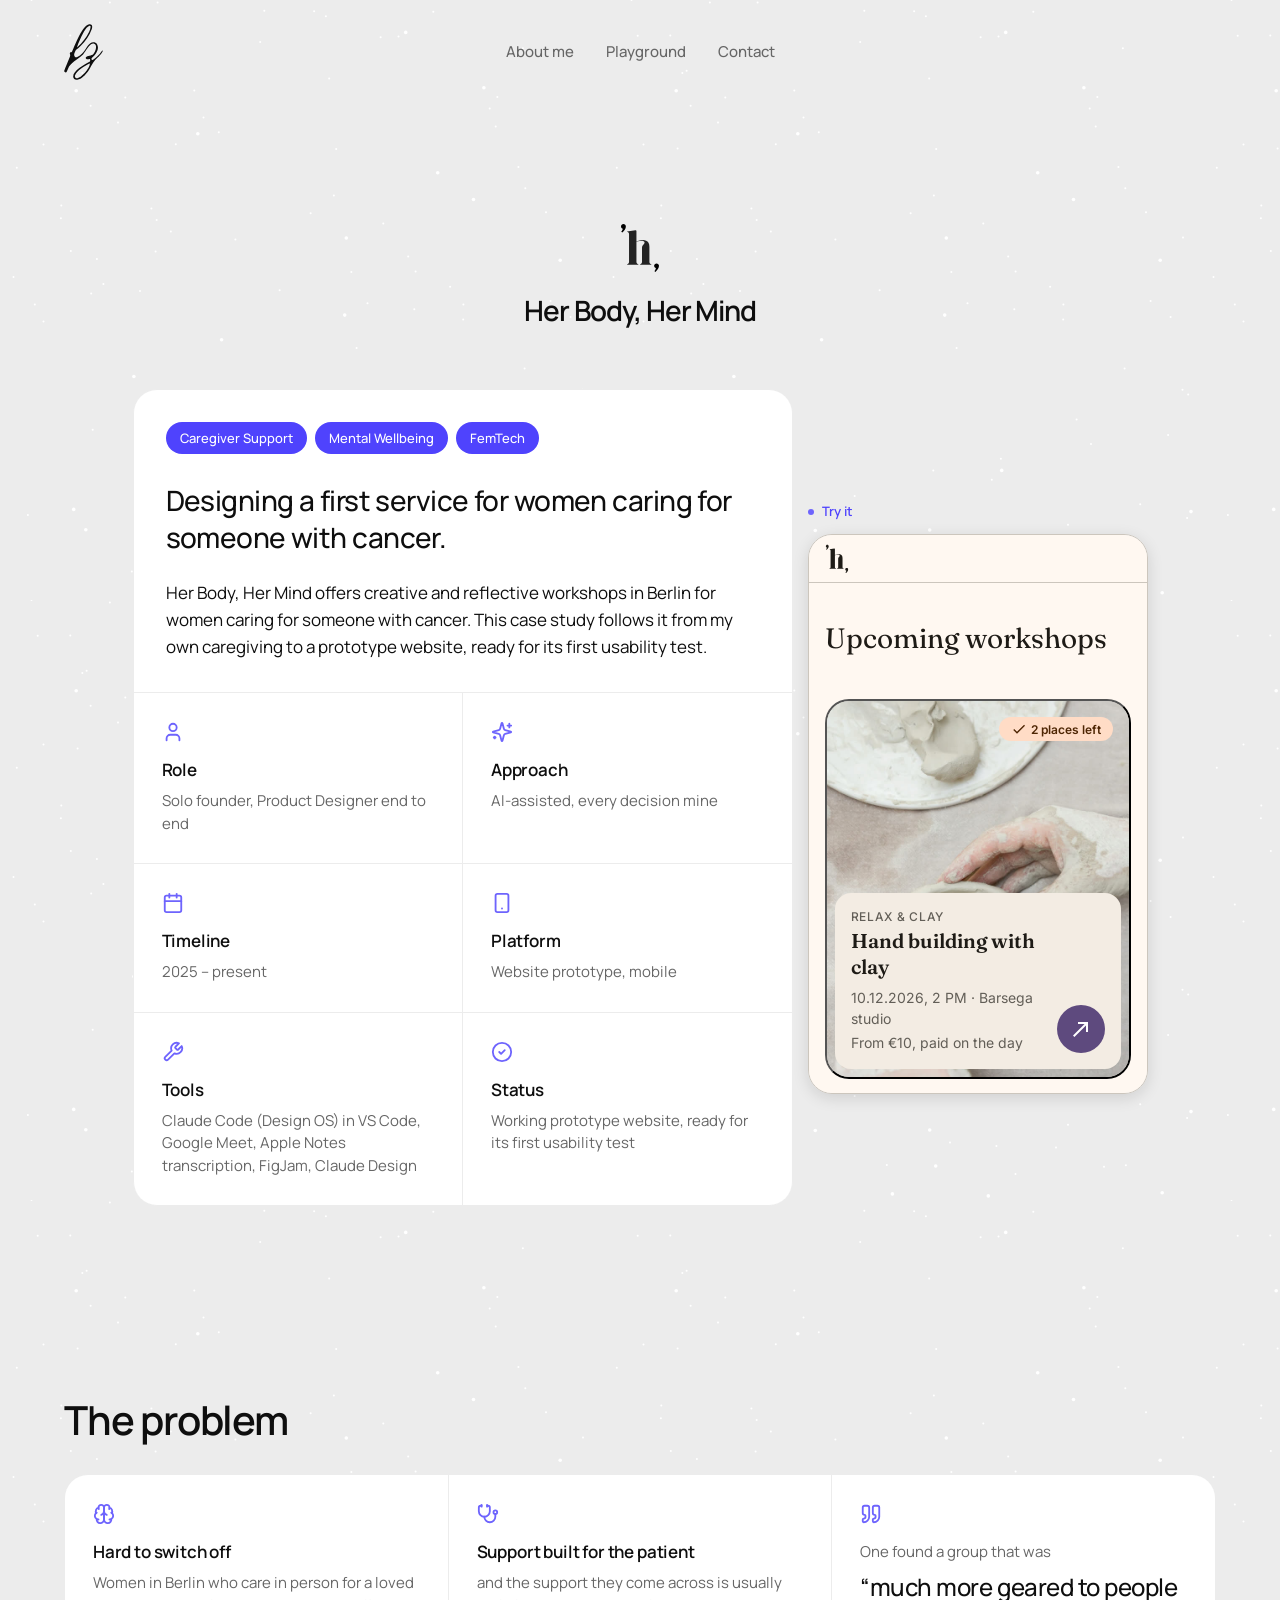
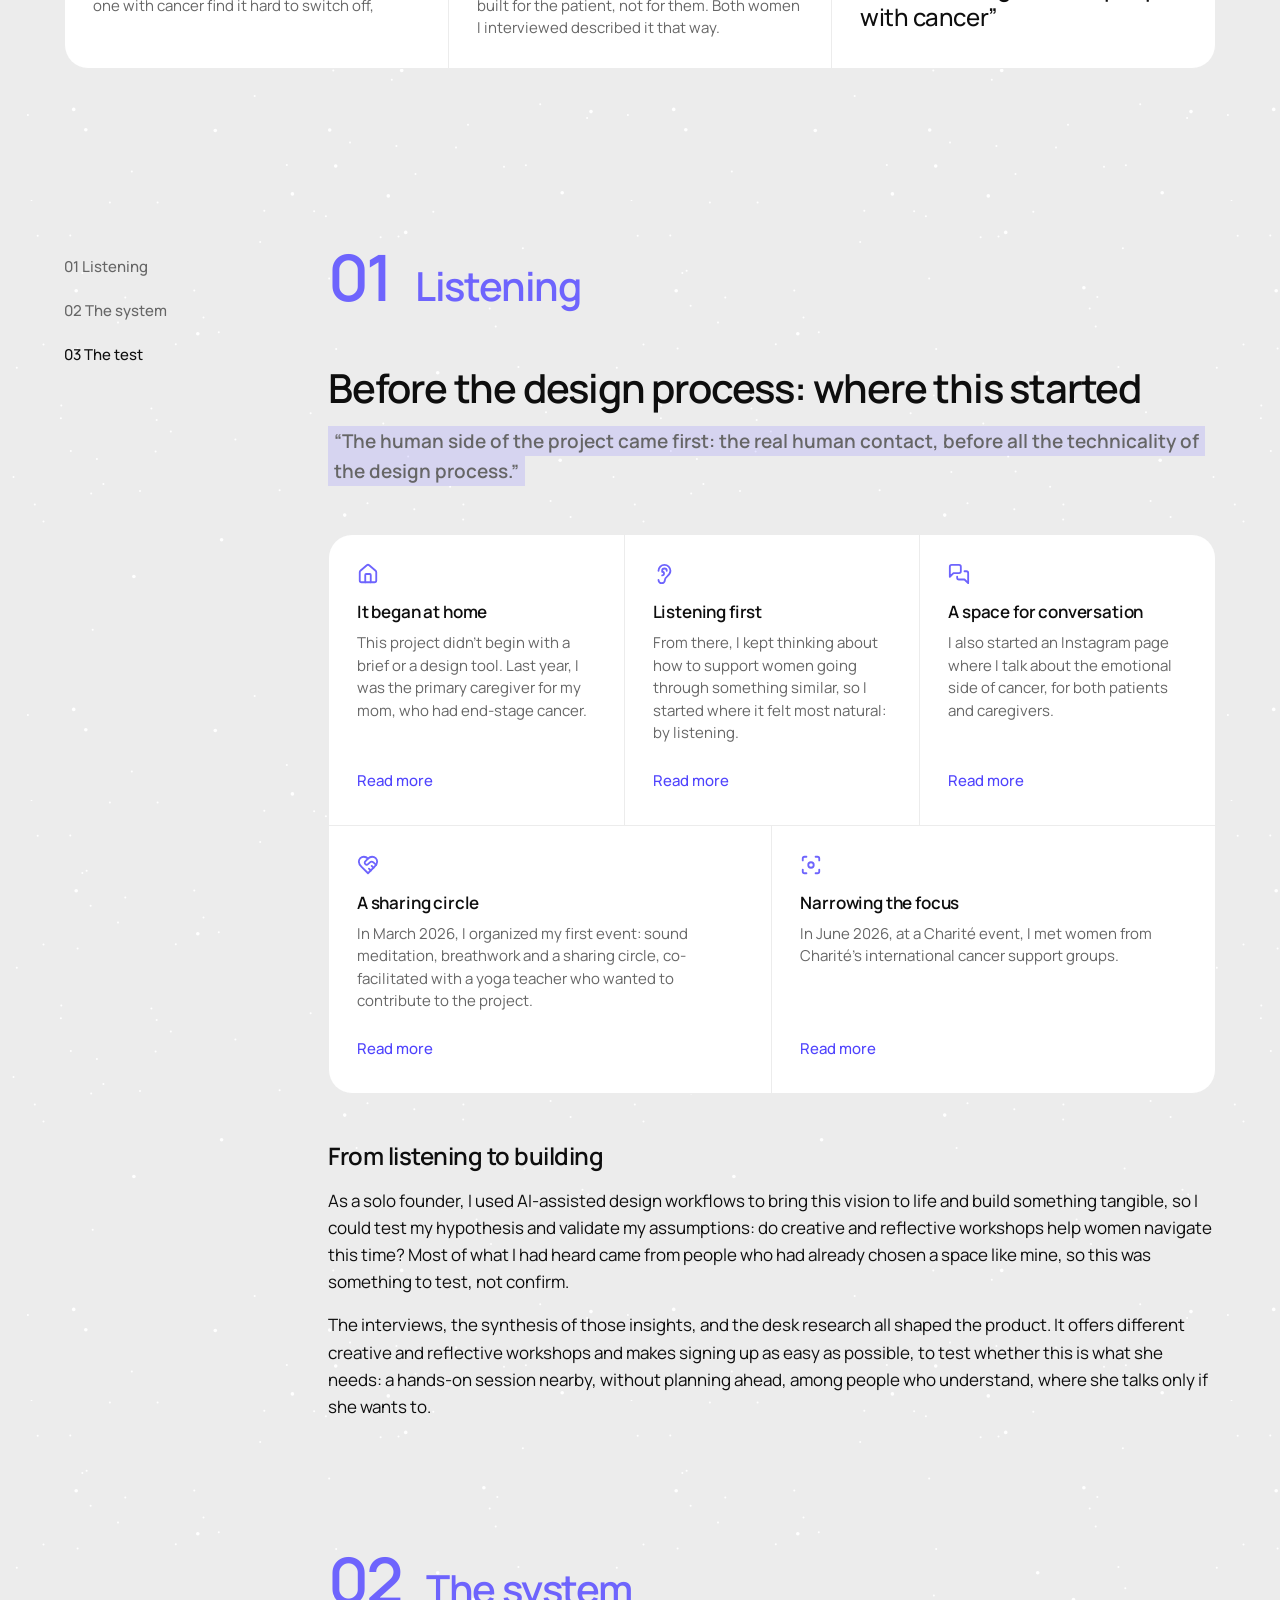
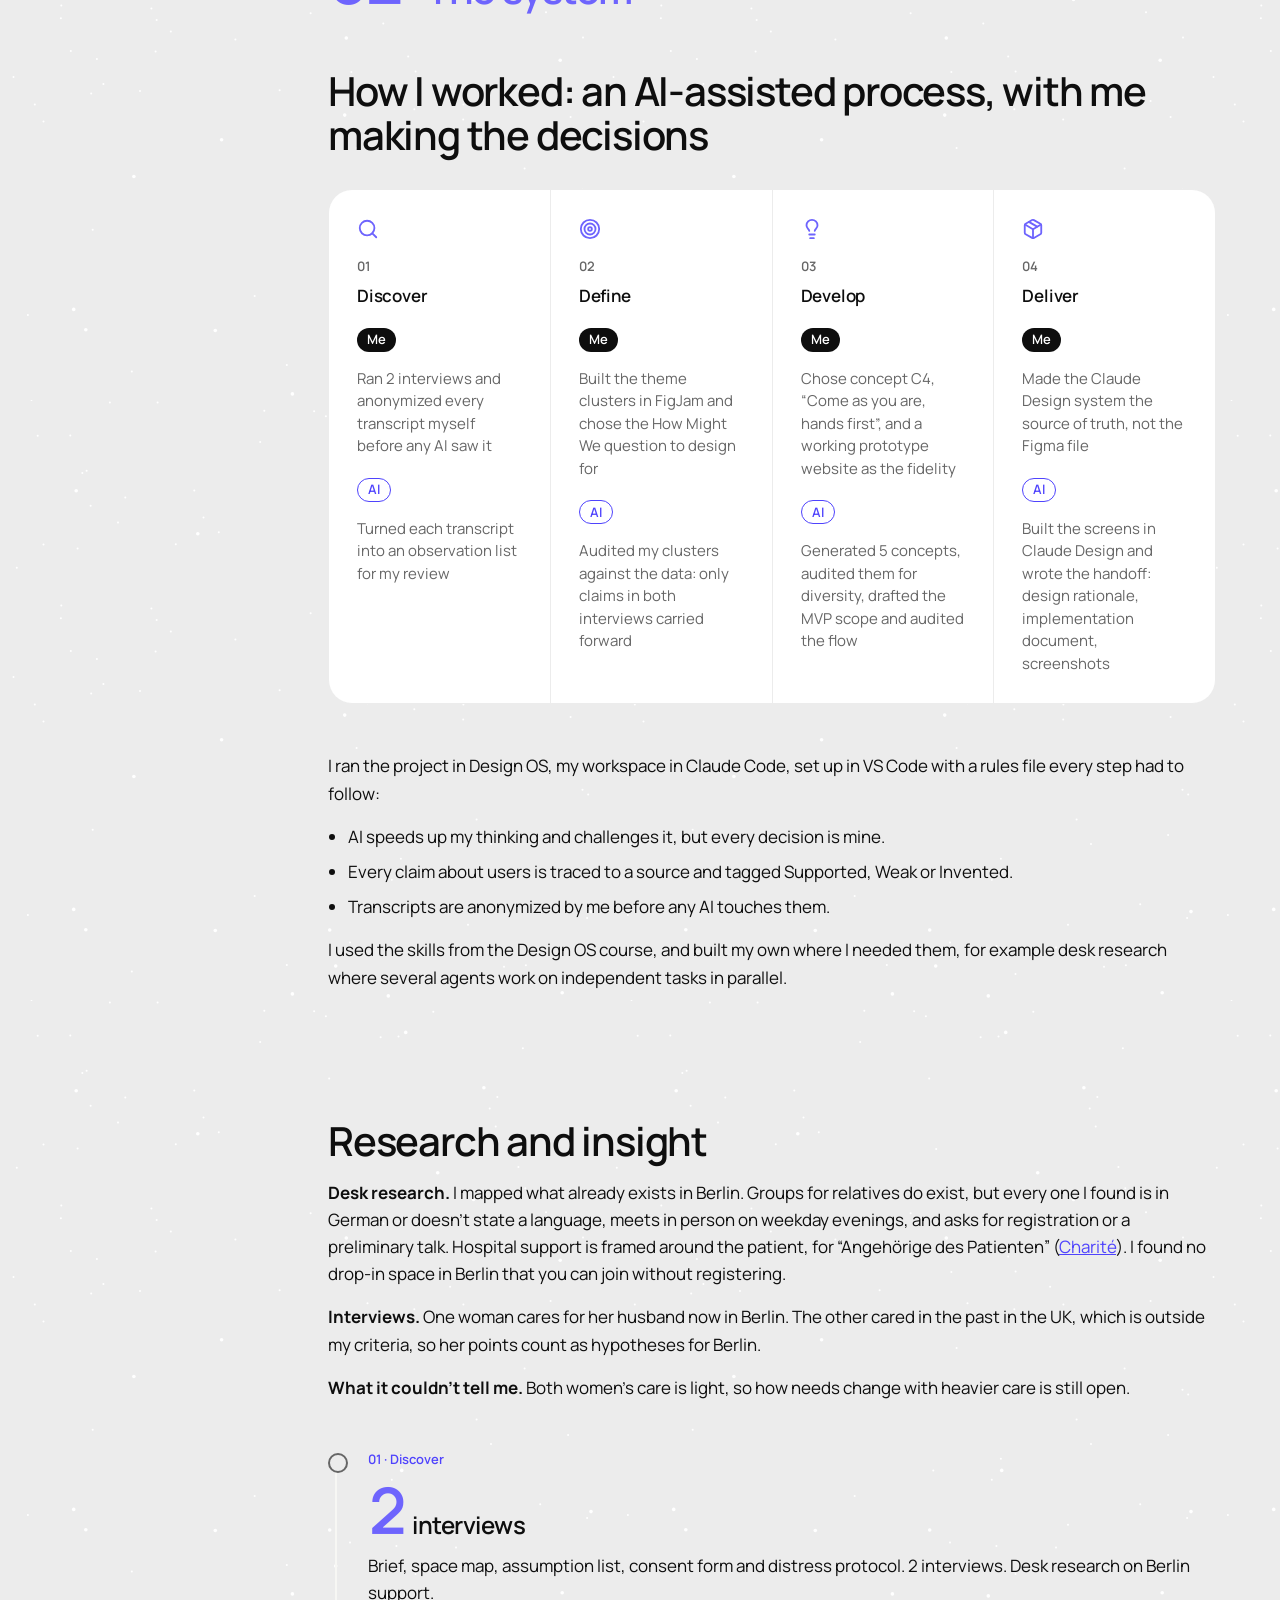
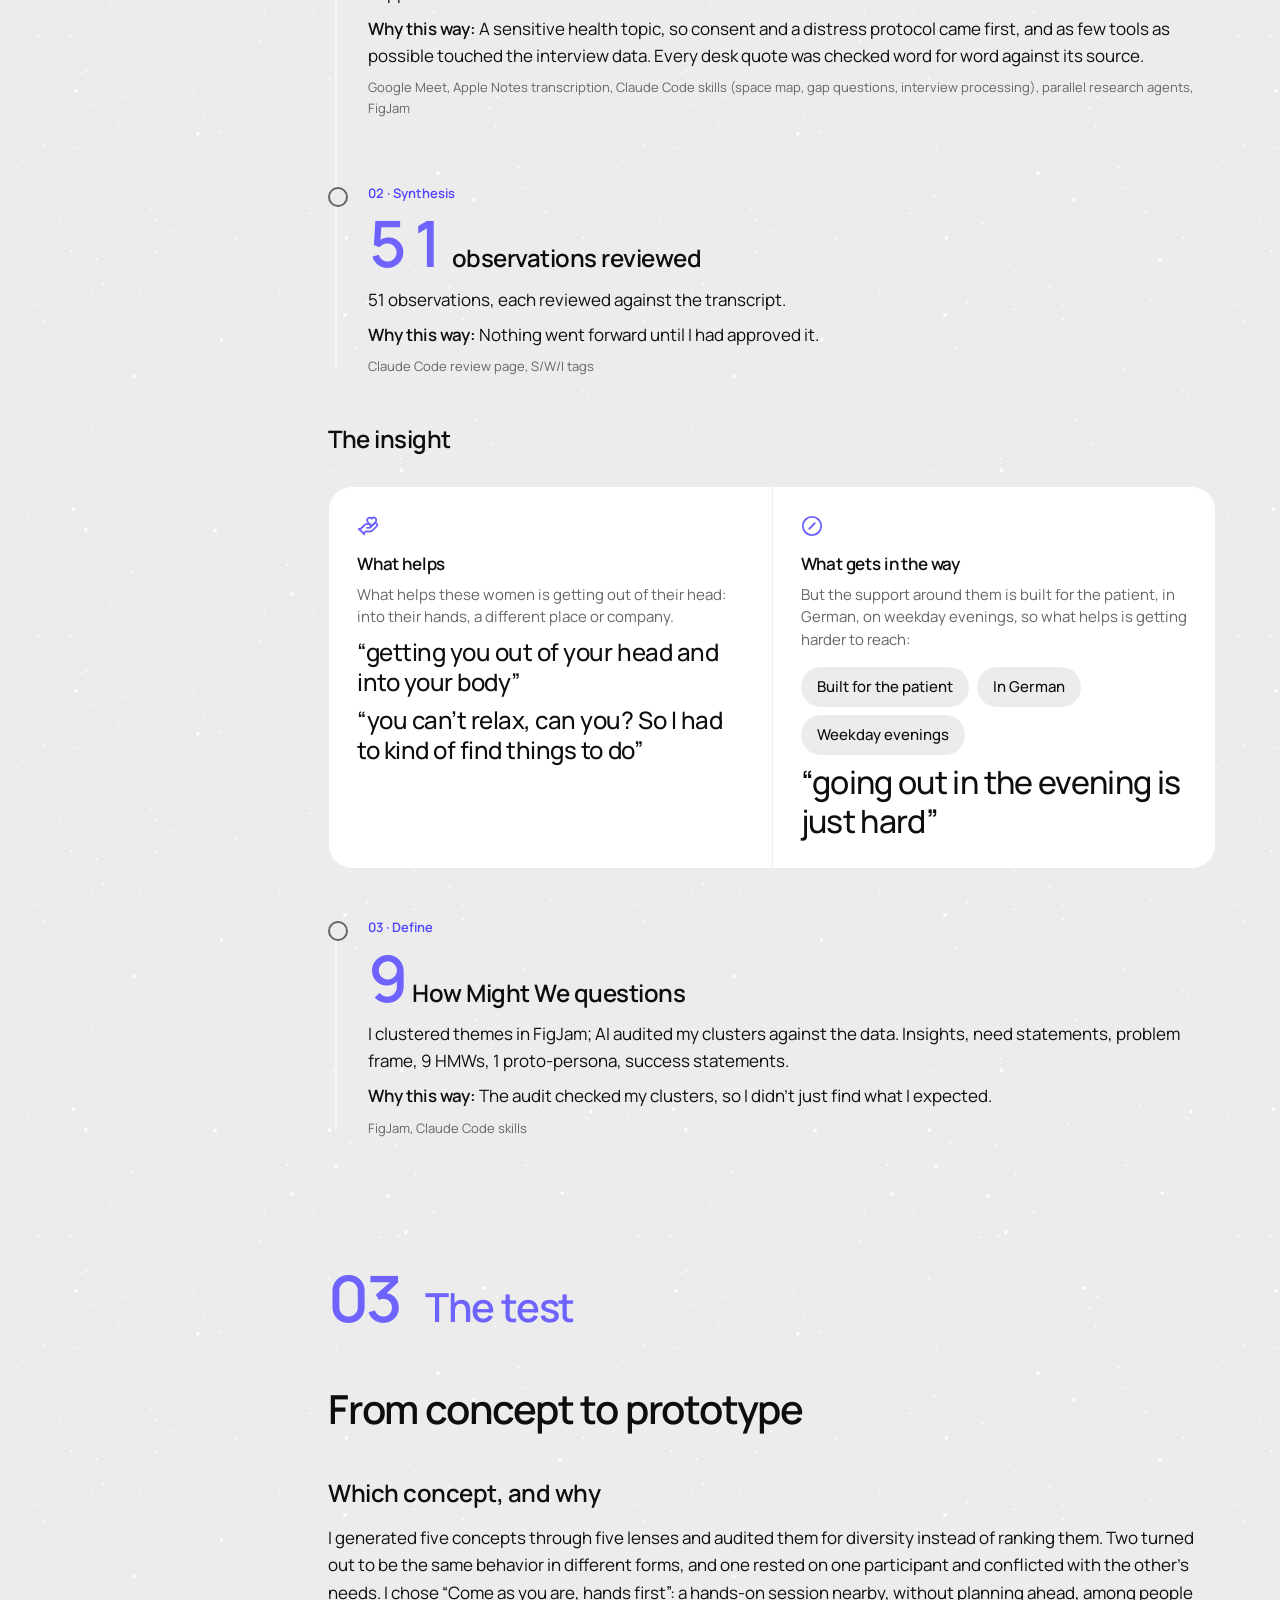
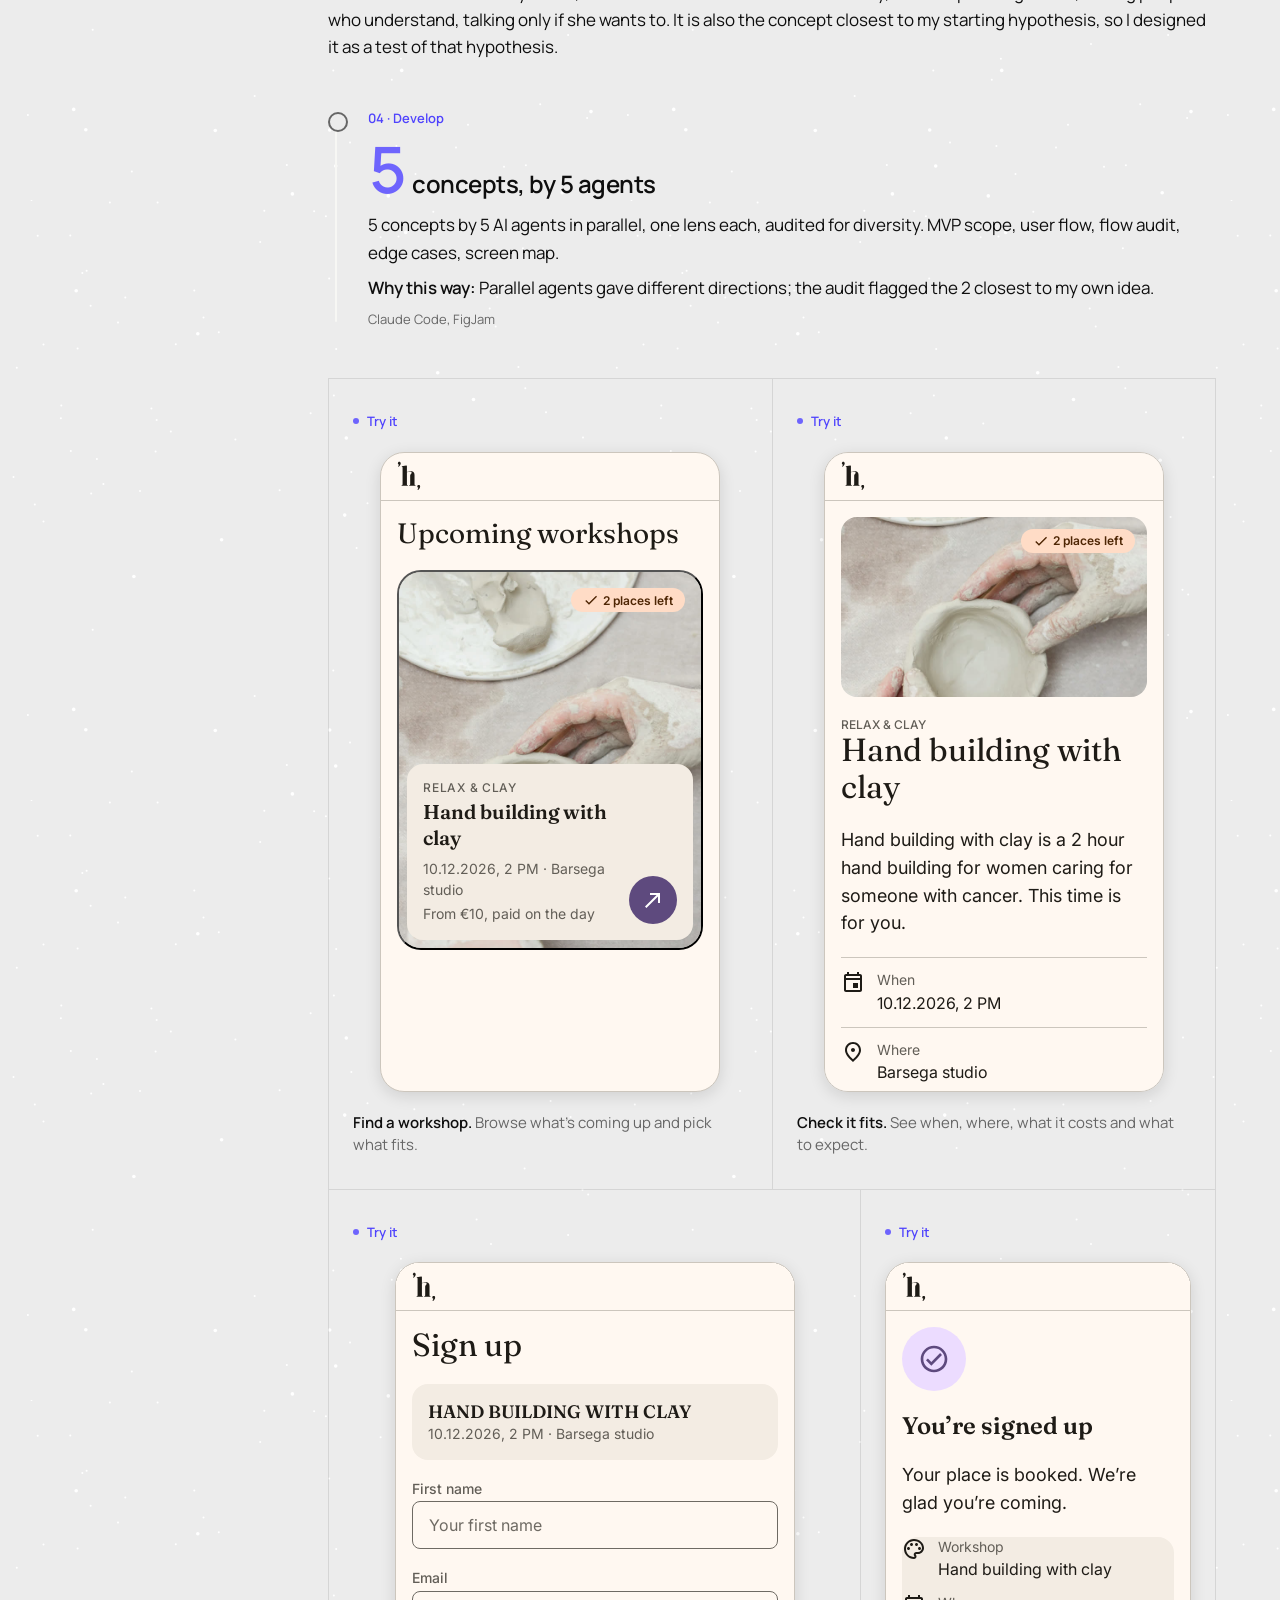
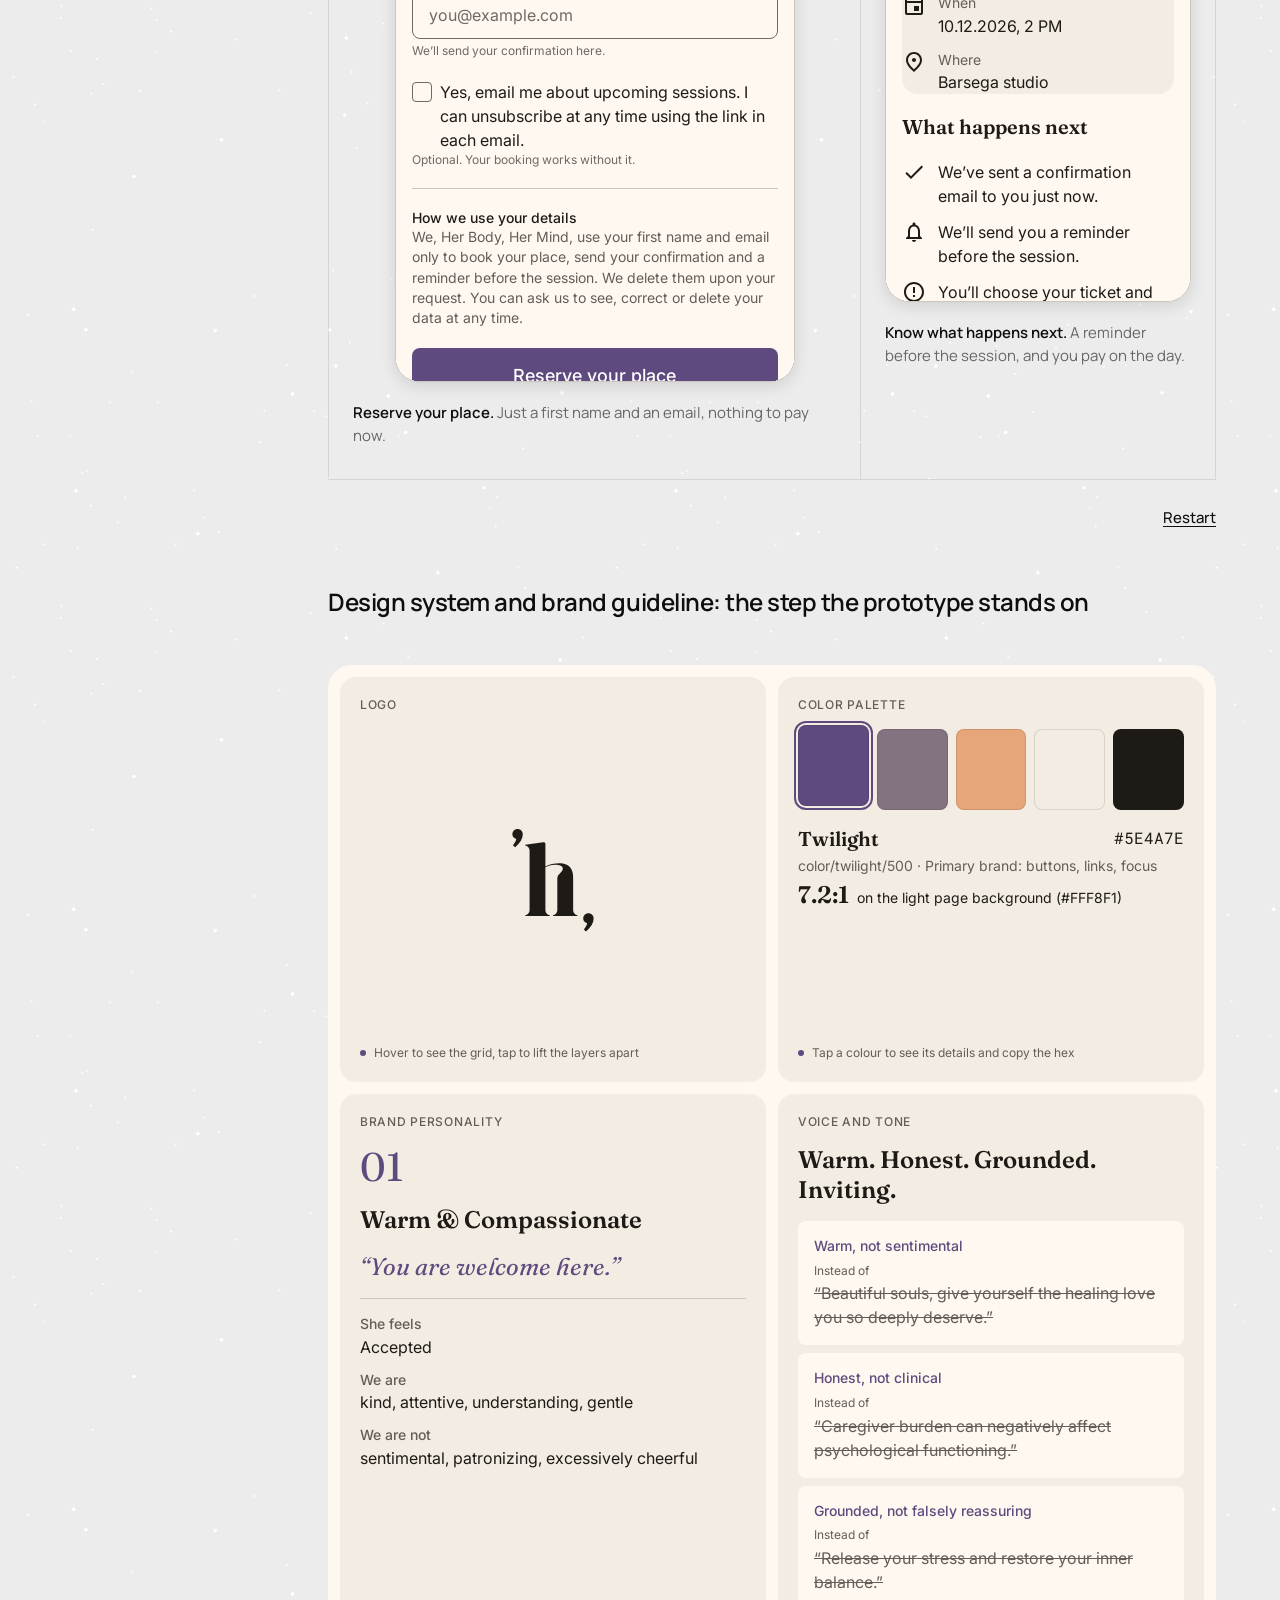
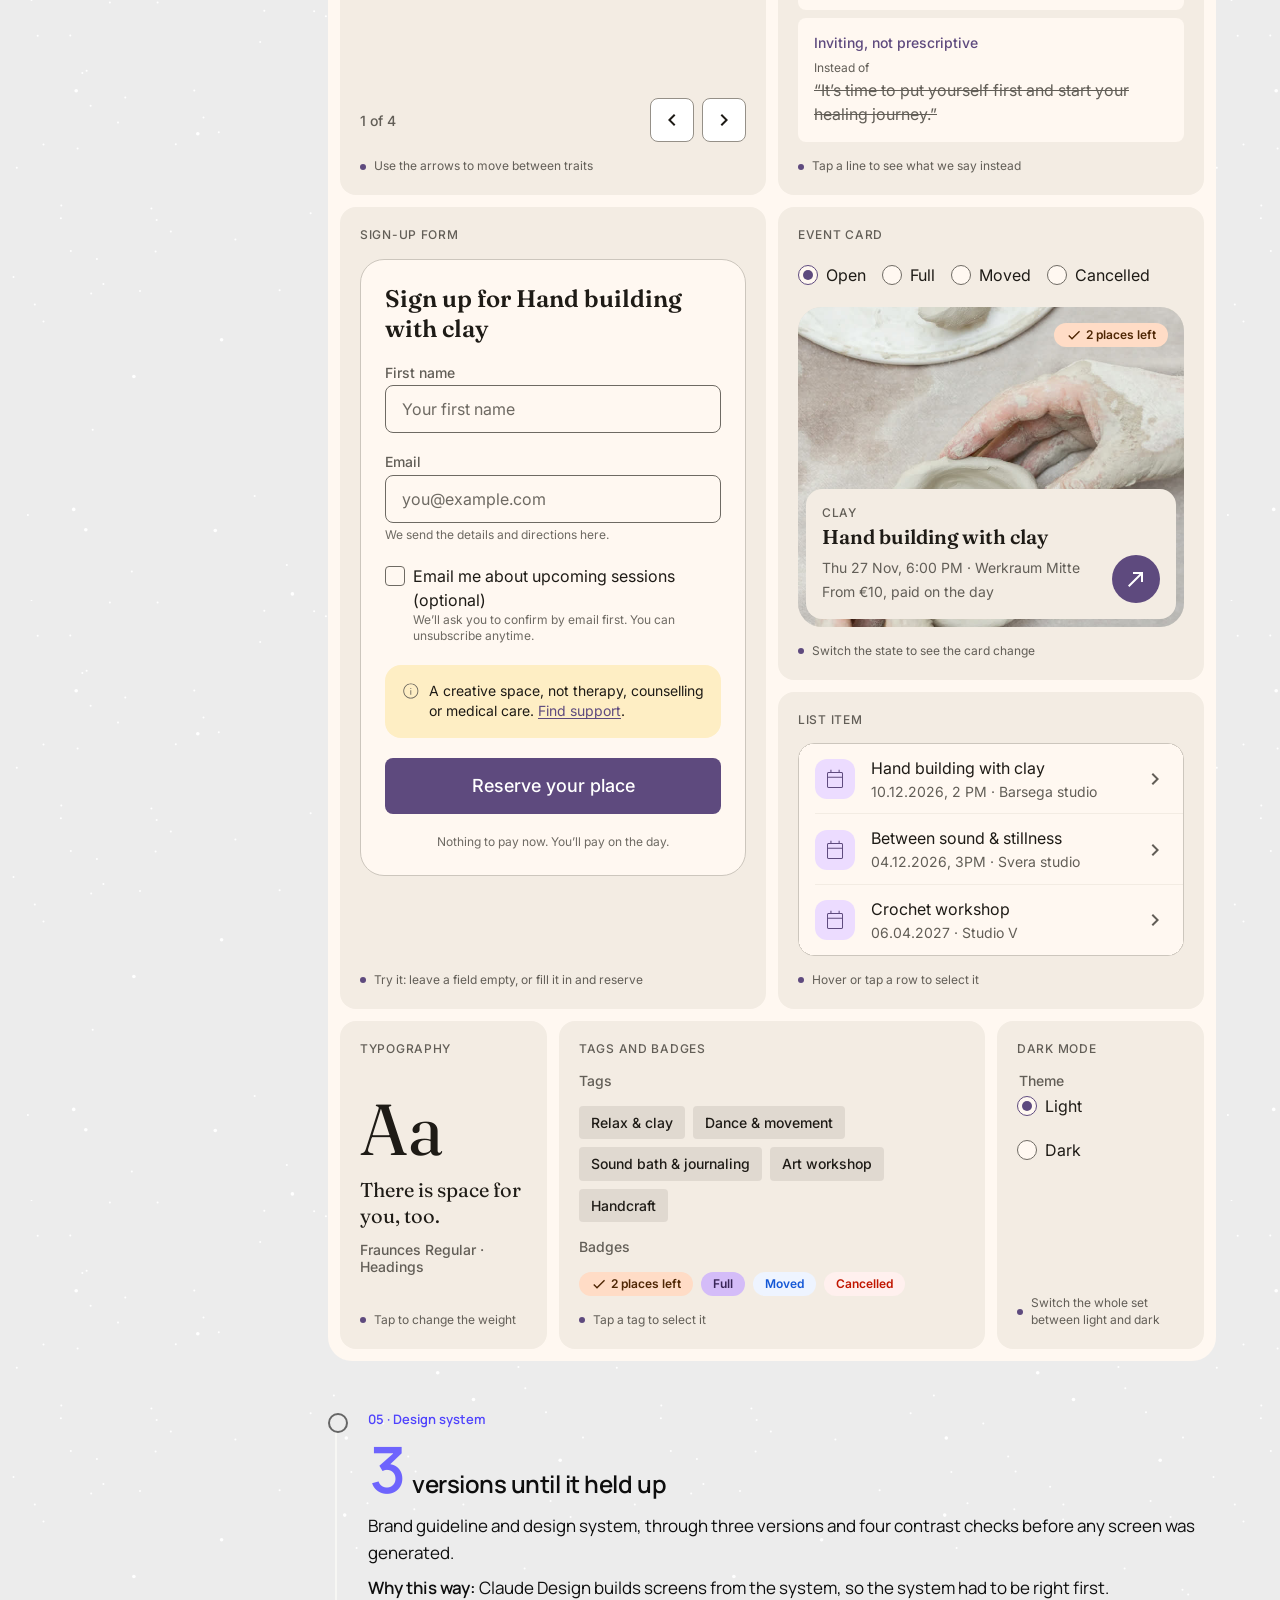
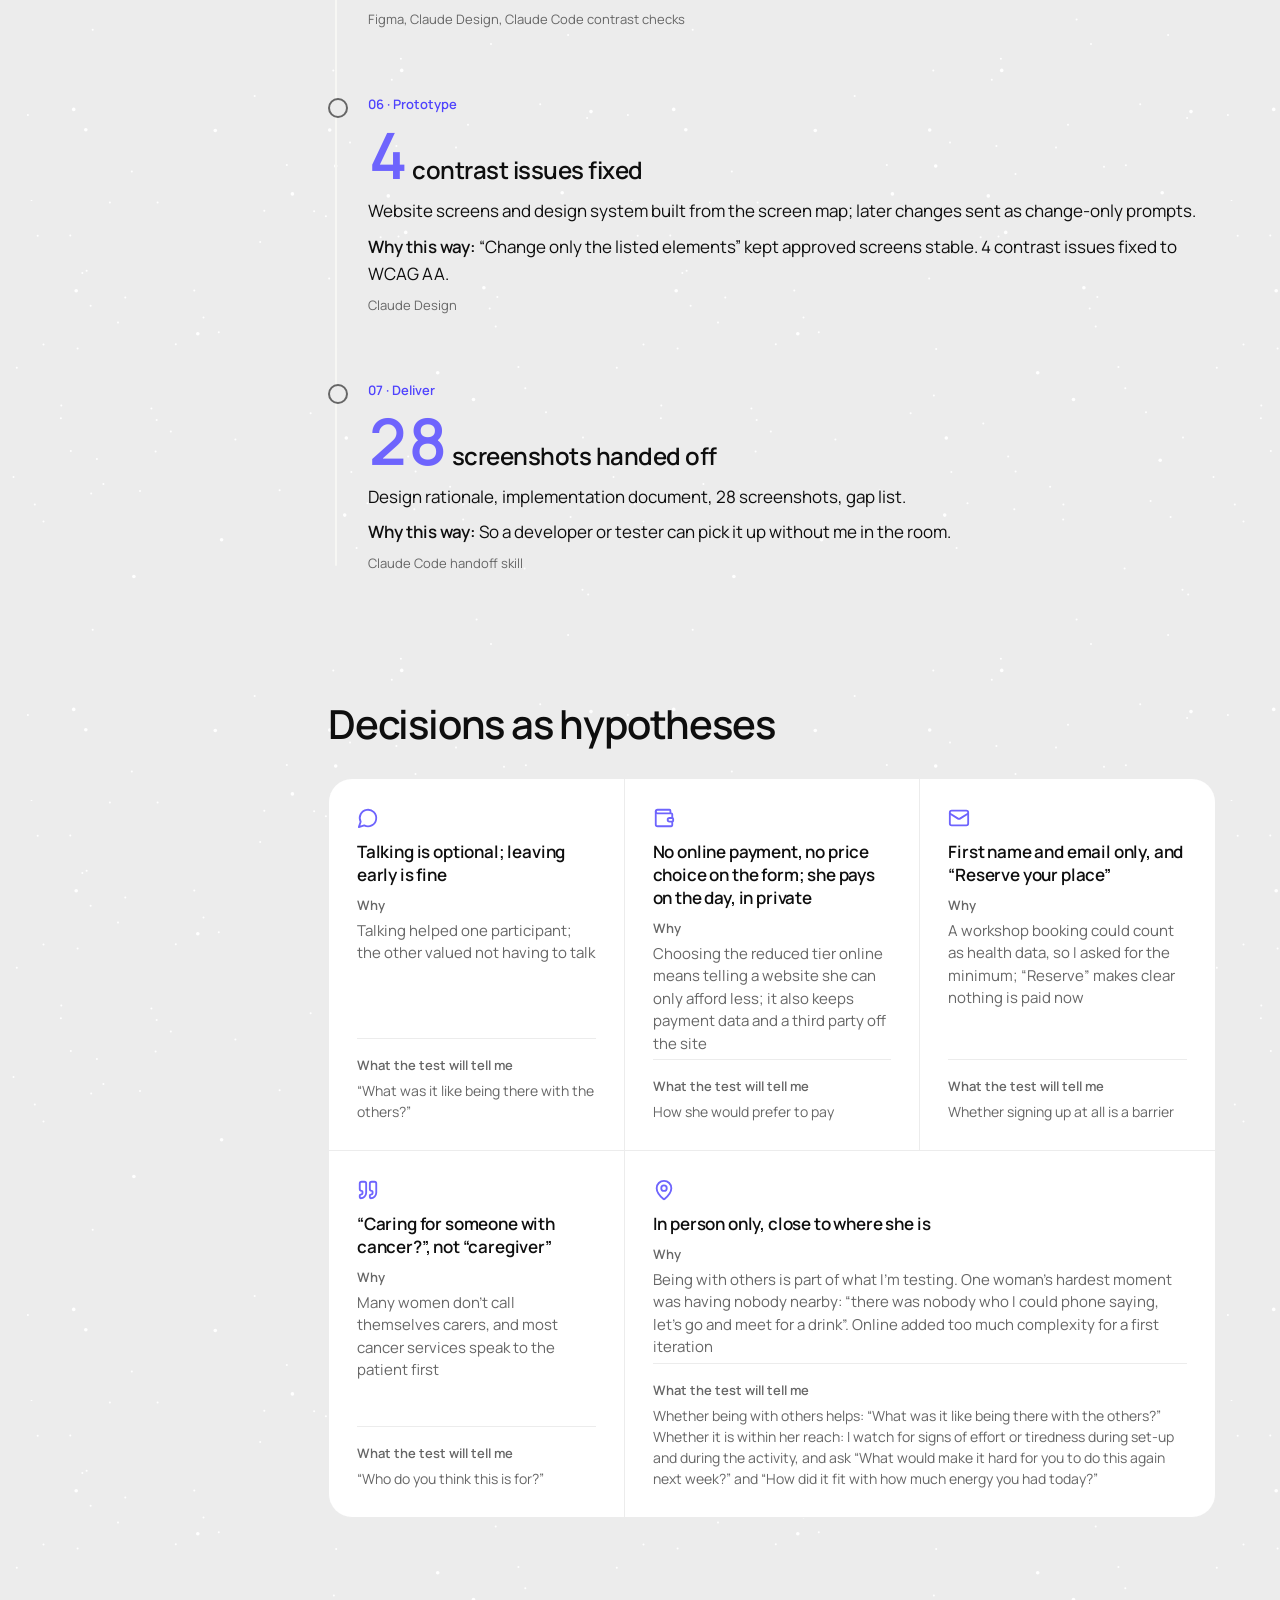
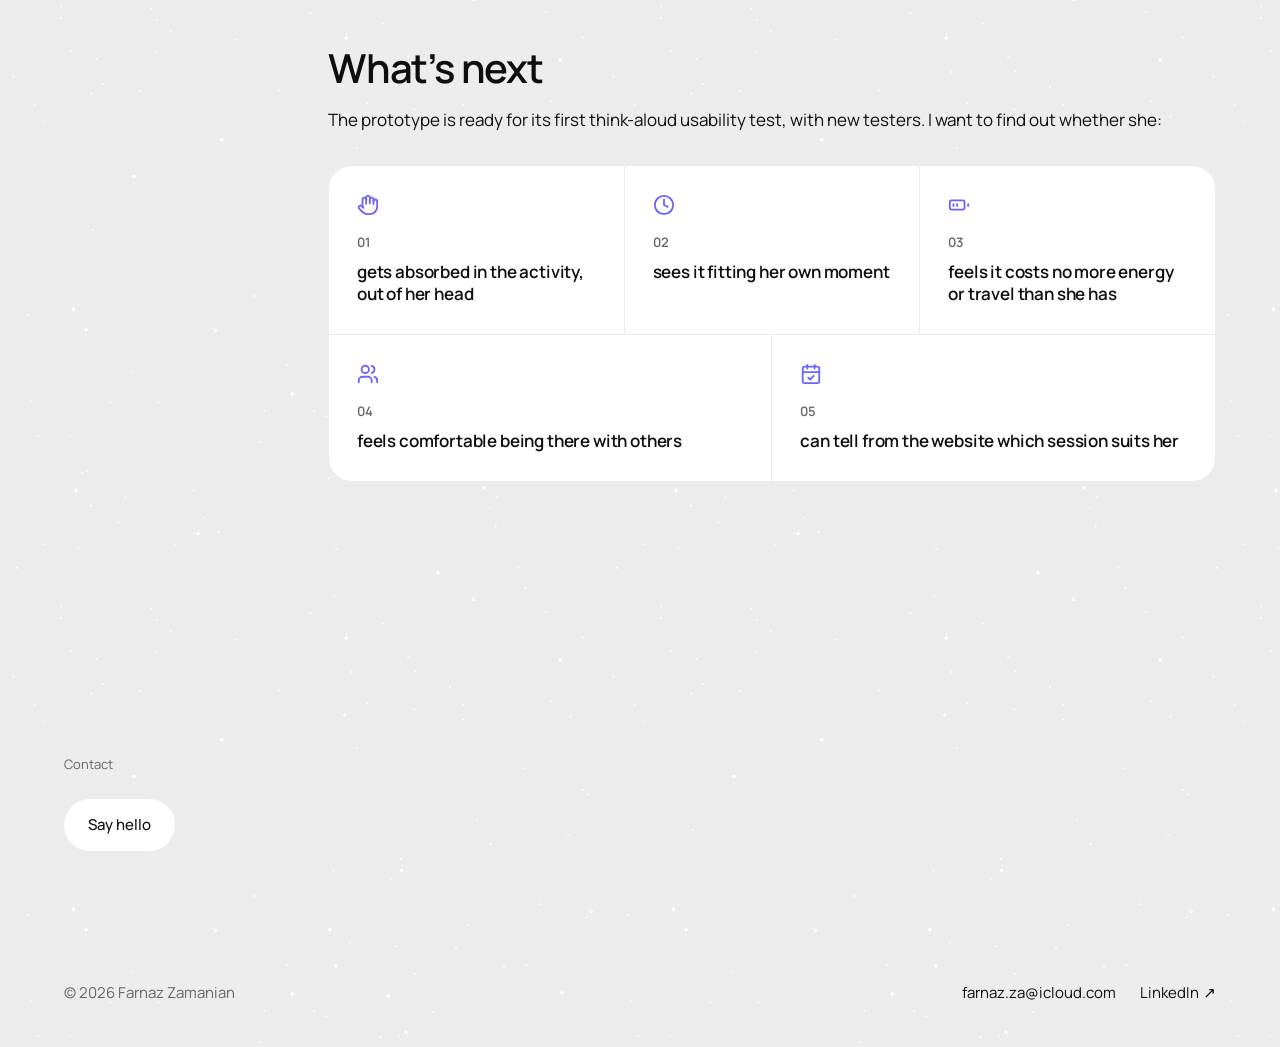
<file: 02 Site/herbody-her-mind.html>
<!doctype html>
<html lang="en">
<head>
  <meta charset="utf-8">
  <meta name="viewport" content="width=device-width, initial-scale=1">
  <title>Her Body, Her Mind · Farnaz Zamanian</title>
  <link rel="preconnect" href="https://fonts.googleapis.com">
  <link rel="preconnect" href="https://fonts.gstatic.com" crossorigin>
  <link rel="stylesheet" href="https://fonts.googleapis.com/css2?family=Manrope:wght@400;500;600&display=swap">
  <link rel="stylesheet" href="style.css?v=20261119a">
  <link rel="stylesheet" href="https://fonts.googleapis.com/css2?family=Fraunces:ital,opsz,wght@0,9..144,400;0,9..144,600;1,9..144,400&family=Inter:wght@400;500;600;700&family=Roboto+Mono&display=swap">
  <link rel="stylesheet" href="assets/hbhm/tokens.css?v=20261119a">
  <link rel="stylesheet" href="assets/hbhm/components.css?v=20261119a">
  <link rel="stylesheet" href="assets/hbhm/bento.css?v=20261119a">
  <script src="assets/hbhm/bento.js?v=20261119a" defer></script>
  <link rel="stylesheet" href="assets/hbhm/happy-path.css?v=20261119a">
  <script src="assets/hbhm/happy-path.js?v=20261119a" defer></script>
  <script src="main.js?v=20261119a" defer></script>
</head>
<body>
  <a class="skip" href="#main">Skip to content</a>
  <header class="site-header">
    <nav class="nav container" aria-label="Main">
      <a class="nav__home" href="index.html" aria-label="Farnaz Zamanian, home"><svg class="logo" viewBox="82 6 348 500" aria-hidden="true" focusable="false"><path d="M307.298 8.20898C339.814 5.30316 336.316 33.285 328.627 54.3984C308.853 108.698 273.041 160.387 232.014 201.142C224.745 208.503 216.998 215.389 208.826 221.754C200.422 228.169 191.078 231.038 186.95 240.13C183.36 248.037 179.671 256.204 176.059 264.461C166.529 286.24 179.042 309.8 200.924 300.509C234.007 286.46 257.809 255.288 276.921 226.456C288.72 208.657 299.004 190.495 317.171 178.233C333.674 165.115 365.833 166.449 377.212 186.185C401.327 228.013 365.692 281.834 332.319 306.9C328.589 309.703 326.84 315.054 327.489 319.675C328.464 326.607 335.839 328.576 341.574 324.561C378.059 299.019 393.196 285.173 421.891 244.902C422.743 243.706 423.875 242.552 425.321 242.808C427.142 243.129 428.756 244.733 428.507 246.565C427.128 256.704 405.803 280.187 400.363 286.557C394.262 293.702 387.477 300.314 380.286 306.552C351.636 331.403 332.497 365.231 315.018 398.89C309.653 409.22 303.227 419.217 295.889 429.108C272.165 459.653 240.599 495.682 200.924 503.237C181.516 506.933 166.406 496.988 163.854 477.857C163.312 421.827 260.702 370.568 309.542 344.035C313.824 341.709 316.378 337.125 315.821 332.283C315.411 328.715 314.885 325.37 314.247 321.642C313.877 319.478 311.641 318.179 309.558 318.869C300.068 321.99 280.174 325.458 276.649 312.515C275.882 309.603 276.317 306.507 277.857 303.914C290.083 283.186 329.113 291.074 344.763 272.793C349.681 267.048 354.107 260.928 357.358 254.126C365.285 237.545 380.638 193.138 351.081 182.028C321.523 170.919 293.761 221.754 272.903 249.93C266.989 257.919 261.683 266.334 255.353 274.004C252.06 277.967 248.4 281.954 244.438 285.821C206.471 322.877 137.004 354.949 118.156 404.54C115.755 410.859 111.068 421.158 107.497 430.136C104.922 436.61 97.5858 440.306 91.3115 437.274C85.1284 434.287 82.3163 426.478 85.04 420.175C90.3221 407.95 96.7966 391.263 99.7461 383.979L135.475 295.416C138.038 289.063 137.797 281.922 135.437 275.49C133.602 270.489 132.807 264.473 136.341 260.487C142.117 253.974 149.851 261.039 153.254 254.126C180.196 199.389 242.364 20.1179 307.298 8.20898ZM312.146 359.053C311.788 358.118 310.782 358.011 309.899 358.482C265.121 382.412 199.877 416.162 179.975 465.539C177.712 471.154 179.617 478.369 183.101 484.067C185.146 487.413 188.495 489.847 192.385 490.344C233.6 495.606 316.963 394.35 312.332 359.705C312.305 359.5 312.219 359.246 312.146 359.053ZM308.918 21.8477C299 26.3564 291.326 32.4171 284.113 40.5283C253.822 74.5938 217.723 160.934 201.337 204.847C200.024 208.378 198.787 211.937 197.629 215.521C200.313 213.337 202.978 211.128 205.621 208.896C246.649 169.135 282.272 125.9 306.68 74.0479C312.883 60.8682 318.46 46.3257 319.492 31.6904C320.005 24.4195 315.833 21.6544 308.918 21.8477Z" fill="currentColor"/></svg></a>
      <ul class="nav__links"><li><a href="about.html">About me</a></li><li><a href="playground.html">Playground</a></li><li><a href="contact.html">Contact</a></li></ul>
    </nav>
  </header>
  <main id="main">
    <article class="cs">
      <header class="cs__title cs-hero container">
        <img class="cs-hero__logo" src="assets/logos/herbody-her-mind.svg" alt="Her Body, Her Mind logo" width="38" height="48">
        <h1 class="page-title">Her Body, Her Mind</h1>
        <div class="cs-hero__row">
          <div class="cs-hero__cards fgrid fgrid--hero is-in">
            <div class="fgrid__cell fgrid__cell--lead">
            <ul class="cs-hero__tags" aria-label="Industry"><li>Caregiver Support</li><li>Mental Wellbeing</li><li>FemTech</li></ul>
            <p class="cs-hero__headline">Designing a first service for women caring for someone with cancer.</p>
            <p class="cs-hero__body">Her Body, Her Mind offers creative and reflective workshops in Berlin for women caring for someone with cancer. This case study follows it from my own caregiving to a prototype website, ready for its first usability test.</p>
            </div>
            <dl class="fgrid__cell"><svg aria-hidden="true" focusable="false" class="fgrid__icon" xmlns="http://www.w3.org/2000/svg" width="24" height="24" viewBox="0 0 24 24" fill="none" stroke="currentColor" stroke-width="2" stroke-linecap="round" stroke-linejoin="round" ><path d="M19 21v-2a4 4 0 0 0-4-4H9a4 4 0 0 0-4 4v2" /><circle cx="12" cy="7" r="4" /></svg><dt class="fgrid__title">Role</dt><dd class="fgrid__text">Solo founder, Product Designer end to end</dd></dl>
            <dl class="fgrid__cell"><svg aria-hidden="true" focusable="false" class="fgrid__icon" xmlns="http://www.w3.org/2000/svg" width="24" height="24" viewBox="0 0 24 24" fill="none" stroke="currentColor" stroke-width="2" stroke-linecap="round" stroke-linejoin="round" ><path d="M9.937 15.5A2 2 0 0 0 8.5 14.063l-6.135-1.582a.5.5 0 0 1 0-.962L8.5 9.936A2 2 0 0 0 9.937 8.5l1.582-6.135a.5.5 0 0 1 .963 0L14.063 8.5A2 2 0 0 0 15.5 9.937l6.135 1.581a.5.5 0 0 1 0 .964L15.5 14.063a2 2 0 0 0-1.437 1.437l-1.582 6.135a.5.5 0 0 1-.963 0z" /><path d="M20 3v4" /><path d="M22 5h-4" /><path d="M4 17v2" /><path d="M5 18H3" /></svg><dt class="fgrid__title">Approach</dt><dd class="fgrid__text">AI-assisted, every decision mine</dd></dl>
            <dl class="fgrid__cell"><svg aria-hidden="true" focusable="false" class="fgrid__icon" xmlns="http://www.w3.org/2000/svg" width="24" height="24" viewBox="0 0 24 24" fill="none" stroke="currentColor" stroke-width="2" stroke-linecap="round" stroke-linejoin="round" ><path d="M8 2v4" /><path d="M16 2v4" /><rect width="18" height="18" x="3" y="4" rx="2" /><path d="M3 10h18" /></svg><dt class="fgrid__title">Timeline</dt><dd class="fgrid__text">2025 – present</dd></dl>
            <dl class="fgrid__cell"><svg aria-hidden="true" focusable="false" class="fgrid__icon" xmlns="http://www.w3.org/2000/svg" width="24" height="24" viewBox="0 0 24 24" fill="none" stroke="currentColor" stroke-width="2" stroke-linecap="round" stroke-linejoin="round" ><rect width="14" height="20" x="5" y="2" rx="2" ry="2" /><path d="M12 18h.01" /></svg><dt class="fgrid__title">Platform</dt><dd class="fgrid__text">Website prototype, mobile</dd></dl>
            <dl class="fgrid__cell"><svg aria-hidden="true" focusable="false" class="fgrid__icon" xmlns="http://www.w3.org/2000/svg" width="24" height="24" viewBox="0 0 24 24" fill="none" stroke="currentColor" stroke-width="2" stroke-linecap="round" stroke-linejoin="round" ><path d="M14.7 6.3a1 1 0 0 0 0 1.4l1.6 1.6a1 1 0 0 0 1.4 0l3.77-3.77a6 6 0 0 1-7.94 7.94l-6.91 6.91a2.12 2.12 0 0 1-3-3l6.91-6.91a6 6 0 0 1 7.94-7.94l-3.76 3.76z" /></svg><dt class="fgrid__title">Tools</dt><dd class="fgrid__text">Claude Code (Design OS) in VS Code, Google Meet, Apple Notes transcription, FigJam, Claude Design</dd></dl>
            <dl class="fgrid__cell"><svg aria-hidden="true" focusable="false" class="fgrid__icon" xmlns="http://www.w3.org/2000/svg" width="24" height="24" viewBox="0 0 24 24" fill="none" stroke="currentColor" stroke-width="2" stroke-linecap="round" stroke-linejoin="round" ><circle cx="12" cy="12" r="10" /><path d="m9 12 2 2 4-4" /></svg><dt class="fgrid__title">Status</dt><dd class="fgrid__text">Working prototype website, ready for its first usability test</dd></dl>
          </div>
          <div id="hbhm-hero" class="cs-hero__mock" data-theme="default">
            <p class="hp-try">Try it</p>
            <section class="hp-panel" aria-label="Her Body, Her Mind prototype: Upcoming workshops, scrollable" tabindex="0">
              <div class="hp-bar"><svg viewBox="10 7 28 35" aria-hidden="true"><path d="M30.4462 33.9794C30.4462 34.3833 30.5808 34.7434 30.8501 35.0595C31.1208 35.3742 31.4479 35.5651 31.8307 35.6332V35.8352H23.9979V35.6332C24.3798 35.5651 24.7062 35.3742 24.9755 35.0595C25.2463 34.7434 25.3824 34.3833 25.3824 33.9794V24.0216C25.3824 23.4362 25.5287 22.9752 25.8214 22.6371C26.1141 22.2997 26.4068 21.98 26.6995 21.677C26.9922 21.3726 27.1386 21.0177 27.1386 20.6116C27.1386 20.2296 26.9234 19.9369 26.4946 19.7335C26.0673 19.5308 25.517 19.429 24.8438 19.429C24.0103 19.429 23.2844 19.5483 22.6661 19.7861C22.047 20.0225 21.6811 20.163 21.5684 20.2076V33.9794C21.5684 34.3833 21.7031 34.7434 21.9723 35.0595C22.2431 35.3742 22.5702 35.5651 22.9529 35.6332V35.8352H15.1201V35.6332C15.5021 35.5651 15.8285 35.3742 16.0978 35.0595C16.3685 34.7434 16.5046 34.3833 16.5046 33.9794V14.9067C16.5046 14.5028 16.3685 14.1443 16.0978 13.8296C15.8285 13.5135 15.5021 13.3218 15.1201 13.253V13.051L20.8923 12.208C20.9157 12.208 20.9318 12.208 20.942 12.208C20.9537 12.208 20.9713 12.208 20.9947 12.208C21.3767 12.208 21.5684 12.41 21.5684 12.8139V19.9705C22.1985 19.6566 22.9017 19.4042 23.6788 19.2124C24.4552 19.0193 25.2367 18.9227 26.0234 18.9227C26.8115 18.9227 27.5433 19.0749 28.2187 19.3793C28.8934 19.6837 29.4334 20.1681 29.8373 20.8311C30.2427 21.4948 30.4462 22.4 30.4462 23.5474V33.9794Z" fill="#1E1B16"/><path d="M35.3286 34.9453C35.7947 34.9453 36.1899 35.1085 36.514 35.4341C36.8375 35.7583 36.9999 36.1527 36.9999 36.6167C36.9999 38.0509 36.1862 39.442 34.5588 40.7906L33.8182 40.1789C33.8841 40.1203 33.9682 40.0325 34.07 39.9154C34.1731 39.7998 34.3231 39.5657 34.5207 39.213C34.7198 38.8595 34.8529 38.5031 34.9217 38.1446C34.5529 38.0568 34.2522 37.8753 34.0202 37.6001C33.7875 37.3235 33.6719 36.9957 33.6719 36.6167C33.6719 36.1527 33.8336 35.7583 34.1578 35.4341C34.4834 35.1085 34.8734 34.9453 35.3286 34.9453Z" fill="#1E1B16"/><path d="M12.6567 8C13.1228 8 13.518 8.16318 13.8422 8.48882C14.1656 8.81299 14.3281 9.20741 14.3281 9.67135C14.3281 11.1056 13.5143 12.4967 11.8869 13.8453L11.1464 13.2336C11.2122 13.175 11.2964 13.0872 11.3981 12.9701C11.5013 12.8545 11.6513 12.6203 11.8488 12.2676C12.0479 11.9142 12.1811 11.5578 12.2499 11.1993C11.881 11.1115 11.5803 10.93 11.3483 10.6548C11.1156 10.3782 11 10.0504 11 9.67135C11 9.20741 11.1617 8.81299 11.4859 8.48882C11.8115 8.16318 12.2016 8 12.6567 8Z" fill="#1E1B16"/></svg></div>
              <div class="hp-screen" data-hero-list>
                <h2 class="heading-h2">Upcoming workshops</h2>
<button class="hb-eventp hp-peek" type="button" data-hero-pick aria-label="Hand building with clay, 10.12.2026, 2 PM, Barsega studio. Open the workshop details">
<span class="hb-eventp__img"><img src="assets/hbhm/workshop-clay.jpg" alt="Hands shaping a clay bowl" width="720" loading="lazy"></span>
<span class="hb-eventp__badge"><span class="hb-badge hb-badge--highlight"><svg class="hb-icon" width="16" height="16" viewBox="0 0 24 24" aria-hidden="true"><g transform="matrix(1 0 0 1 3.41 5.59)"><path d="M5.59 10.58L1.42 6.41L0 7.82L5.59 13.41L17.59 1.41L16.18 0L5.59 10.58Z" fill-rule="nonzero" fill="currentColor"></path></g></svg><span>2 places left</span></span></span>
<span class="hb-eventp__panel"><span class="hb-eventp__text">
<span class="overline hb-eventp__eyebrow">Relax &amp; clay</span>
<span class="heading-h4 hb-eventp__title">Hand building with clay</span>
<span class="body-small hb-eventp__meta">10.12.2026, 2 PM · Barsega studio</span>
<span class="body-small hb-eventp__meta">From €10, paid on the day</span>
</span><span class="hb-eventp__arrow" aria-hidden="true"><svg class="hb-icon" width="24" height="24" viewBox="0 0 24 24" aria-hidden="true"><g transform="matrix(1 0 0 1 4 5)"><path d="M5 0L5 2L11.59 2L0 13.59L1.41 15L13 3.41L13 10L15 10L15 0L5 0Z" fill-rule="nonzero" fill="currentColor"/></g></svg></span></span>
</button>
<div class="hb-eventp hp-peek">
<span class="hb-eventp__img"><img src="assets/hbhm/workshop-sound.jpg" alt="Hands holding a singing bowl and a wooden mallet" width="720" loading="lazy"></span>
<span class="hb-eventp__badge"><span class="hb-badge hb-badge--highlight"><svg class="hb-icon" width="16" height="16" viewBox="0 0 24 24" aria-hidden="true"><g transform="matrix(1 0 0 1 3.41 5.59)"><path d="M5.59 10.58L1.42 6.41L0 7.82L5.59 13.41L17.59 1.41L16.18 0L5.59 10.58Z" fill-rule="nonzero" fill="currentColor"></path></g></svg><span>3 places left</span></span></span>
<span class="hb-eventp__panel"><span class="hb-eventp__text">
<span class="overline hb-eventp__eyebrow">Sound bath &amp; journaling</span>
<span class="heading-h4 hb-eventp__title">Between sound &amp; stillness</span>
<span class="body-small hb-eventp__meta">04.12.2026, 3 PM · Svera studio</span>
<span class="body-small hb-eventp__meta">From €10, paid on the day</span>
</span><span class="hb-eventp__arrow" aria-hidden="true"><svg class="hb-icon" width="24" height="24" viewBox="0 0 24 24" aria-hidden="true"><g transform="matrix(1 0 0 1 4 5)"><path d="M5 0L5 2L11.59 2L0 13.59L1.41 15L13 3.41L13 10L15 10L15 0L5 0Z" fill-rule="nonzero" fill="currentColor"/></g></svg></span></span>
</div>
              </div>
<div class="hp-screen hp-sub" data-hero-detail hidden>
          <button class="hb-link hp-back" type="button" data-hero-back><svg class="hb-icon" width="20" height="20" viewBox="0 0 24 24" aria-hidden="true"><g transform="matrix(1 0 0 1 5.21 4.839)"><path d="M1.921 7.5L7.714 13.292L7 14L0 7L7 0L7.714 0.708L1.921 6.5L14 6.5L14 7.5L1.921 7.5Z" fill-rule="nonzero" fill="currentColor"/></g></svg><span>All workshops</span></button>
          <div class="hp-hero"><img src="assets/hbhm/workshop-clay.jpg" alt="Hands shaping a clay bowl" width="720" height="900" loading="lazy"><span class="hb-badge hb-badge--highlight"><svg class="hb-icon" width="16" height="16" viewBox="0 0 24 24" aria-hidden="true"><g transform="matrix(1 0 0 1 3.41 5.59)"><path d="M5.59 10.58L1.42 6.41L0 7.82L5.59 13.41L17.59 1.41L16.18 0L5.59 10.58Z" fill-rule="nonzero" fill="currentColor"></path></g></svg><span>2 places left</span></span></div>
          <div>
          <p class="overline hp-eyebrow">Relax &amp; clay</p>
          <h3 class="heading-h1" tabindex="-1" data-hero-detail-title>Hand building with clay</h3>
          </div>
          <p class="body-large">Hand building with clay is a 2 hour hand building for women caring for someone with cancer. This time is for you.</p>
          <ul class="hp-facts"><li><svg class="hb-icon" width="24" height="24" viewBox="0 0 24 24" aria-hidden="true"><g transform="matrix(1 0 0 1 3 2)"><path d="M16 2L15 2L15 0L13 0L13 2L5 2L5 0L3 0L3 2L2 2C0.89 2 0.01 2.9 0.01 4L0 18C0 19.1 0.89 20 2 20L16 20C17.1 20 18 19.1 18 18L18 4C18 2.9 17.1 2 16 2ZM16 18L2 18L2 8L16 8L16 18ZM16 6L2 6L2 4L16 4L16 6ZM9 11L14 11L14 16L9 16L9 11Z" fill-rule="nonzero" fill="currentColor"/></g></svg><span><small>When</small>10.12.2026, 2 PM</span></li><li><svg class="hb-icon" width="24" height="24" viewBox="0 0 24 24" aria-hidden="true"><g transform="matrix(1 0 0 1 4 2)"><path d="M8 10C6.9 10 6 9.1 6 8C6 6.9 6.9 6 8 6C9.1 6 10 6.9 10 8C10 9.1 9.1 10 8 10ZM14 8.2C14 4.57 11.35 2 8 2C4.65 2 2 4.57 2 8.2C2 10.54 3.95 13.64 8 17.34C12.05 13.64 14 10.54 14 8.2ZM8 0C12.2 0 16 3.22 16 8.2C16 11.52 13.33 15.45 8 20C2.67 15.45 0 11.52 0 8.2C0 3.22 3.8 0 8 0Z" fill-rule="nonzero" fill="currentColor"/></g></svg><span><small>Where</small>Barsega studio</span></li><li><svg class="hb-icon" width="24" height="24" viewBox="0 0 24 24" aria-hidden="true"><g transform="matrix(1 0 0 1 2 2)"><path d="M9.99 0C4.47 0 0 4.48 0 10C0 15.52 4.47 20 9.99 20C15.52 20 20 15.52 20 10C20 4.48 15.52 0 9.99 0ZM10 18C5.58 18 2 14.42 2 10C2 5.58 5.58 2 10 2C14.42 2 18 5.58 18 10C18 14.42 14.42 18 10 18ZM10.5 5L9 5L9 11L14.25 14.15L15 12.92L10.5 10.25L10.5 5Z" fill-rule="nonzero" fill="currentColor"/></g></svg><span><small>Length</small>2.5 hours</span></li><li><svg class="hb-icon" width="24" height="24" viewBox="0 0 24 24" aria-hidden="true"><g transform="matrix(1 0 0 1 2 2)"><path d="M10 0C4.48 0 0 4.48 0 10C0 15.52 4.48 20 10 20C15.52 20 20 15.52 20 10C20 4.48 15.52 0 10 0ZM10 18C5.59 18 2 14.41 2 10C2 5.59 5.59 2 10 2C14.41 2 18 5.59 18 10C18 14.41 14.41 18 10 18ZM4.5 15.5L12.01 12.01L15.5 4.5L7.99 7.99L4.5 15.5ZM10 8.9C10.61 8.9 11.1 9.39 11.1 10C11.1 10.61 10.61 11.1 10 11.1C9.39 11.1 8.9 10.61 8.9 10C8.9 9.39 9.39 8.9 10 8.9Z" fill-rule="nonzero" fill="currentColor"/></g></svg><span><small>Language</small>English. German if enough German speakers join.</span></li><li><svg class="hb-icon" width="24" height="24" viewBox="0 0 24 24" aria-hidden="true"><g transform="matrix(1 0 0 1 4 4)"><path d="M8 2C9.1 2 10 2.9 10 4C10 5.1 9.1 6 8 6C6.9 6 6 5.1 6 4C6 2.9 6.9 2 8 2ZM8 12C10.7 12 13.8 13.29 14 14L2 14C2.23 13.28 5.31 12 8 12ZM8 0C5.79 0 4 1.79 4 4C4 6.21 5.79 8 8 8C10.21 8 12 6.21 12 4C12 1.79 10.21 0 8 0ZM8 10C5.33 10 0 11.34 0 14L0 16L16 16L16 14C16 11.34 10.67 10 8 10Z" fill-rule="nonzero" fill="currentColor"/></g></svg><span><small>With</small>Alicia</span></li></ul>
          <h4 class="heading-h3">What it costs</h4>
          <p class="hp-muted">Pay what fits for you, on the day (cash or card):</p>
          <ul class="hp-price"><li><span>Reduced ticket</span><span>€10–15</span></li><li><span>Regular ticket</span><span>€20–25</span></li><li><span>Supporter ticket</span><span>€30–35</span></li></ul>
          <p>If none of these prices work, come anyway; just let us know.</p>
          <h4 class="heading-h3">What to expect</h4>
          <ul class="hp-checks"><li><svg class="hb-icon" width="24" height="24" viewBox="0 0 24 24" aria-hidden="true"><g transform="matrix(1 0 0 1 2 2)"><path d="M10 0C4.48 0 0 4.48 0 10C0 15.52 4.48 20 10 20C15.52 20 20 15.52 20 10C20 4.48 15.52 0 10 0ZM10 18C5.59 18 2 14.41 2 10C2 5.59 5.59 2 10 2C14.41 2 18 5.59 18 10C18 14.41 14.41 18 10 18ZM14.59 5.58L8 12.17L5.41 9.59L4 11L8 15L16 7L14.59 5.58Z" fill-rule="nonzero" fill="currentColor"/></g></svg><span>No experience needed.</span></li><li><svg class="hb-icon" width="24" height="24" viewBox="0 0 24 24" aria-hidden="true"><g transform="matrix(1 0 0 1 2 2)"><path d="M10 0C4.48 0 0 4.48 0 10C0 15.52 4.48 20 10 20C15.52 20 20 15.52 20 10C20 4.48 15.52 0 10 0ZM10 18C5.59 18 2 14.41 2 10C2 5.59 5.59 2 10 2C14.41 2 18 5.59 18 10C18 14.41 14.41 18 10 18ZM14.59 5.58L8 12.17L5.41 9.59L4 11L8 15L16 7L14.59 5.58Z" fill-rule="nonzero" fill="currentColor"/></g></svg><span>All materials are provided.</span></li><li><svg class="hb-icon" width="24" height="24" viewBox="0 0 24 24" aria-hidden="true"><g transform="matrix(1 0 0 1 2 2)"><path d="M10 0C4.48 0 0 4.48 0 10C0 15.52 4.48 20 10 20C15.52 20 20 15.52 20 10C20 4.48 15.52 0 10 0ZM10 18C5.59 18 2 14.41 2 10C2 5.59 5.59 2 10 2C14.41 2 18 5.59 18 10C18 14.41 14.41 18 10 18ZM14.59 5.58L8 12.17L5.41 9.59L4 11L8 15L16 7L14.59 5.58Z" fill-rule="nonzero" fill="currentColor"/></g></svg><span>Talk as much or as little as you like.</span></li><li><svg class="hb-icon" width="24" height="24" viewBox="0 0 24 24" aria-hidden="true"><g transform="matrix(1 0 0 1 2 2)"><path d="M10 0C4.48 0 0 4.48 0 10C0 15.52 4.48 20 10 20C15.52 20 20 15.52 20 10C20 4.48 15.52 0 10 0ZM10 18C5.59 18 2 14.41 2 10C2 5.59 5.59 2 10 2C14.41 2 18 5.59 18 10C18 14.41 14.41 18 10 18ZM14.59 5.58L8 12.17L5.41 9.59L4 11L8 15L16 7L14.59 5.58Z" fill-rule="nonzero" fill="currentColor"/></g></svg><span>Step out or leave whenever you need. No need to explain.</span></li></ul>
          <aside class="hb-nt hb-nt--compact" aria-label="About these workshops"><svg class="hb-icon" width="20" height="20" viewBox="0 0 24 24" aria-hidden="true"><g transform="matrix(1 0 0 1 2.781 2.988)"><path d="M8.5 13.5L9.5 13.5L9.5 8L8.5 8L8.5 13.5ZM9 6.577C9.174 6.577 9.321 6.518 9.439 6.4C9.557 6.282 9.616 6.136 9.616 5.962C9.616 5.787 9.557 5.641 9.439 5.523C9.321 5.405 9.174 5.346 9 5.346C8.826 5.346 8.679 5.405 8.561 5.523C8.443 5.641 8.385 5.787 8.385 5.962C8.385 6.136 8.443 6.282 8.561 6.4C8.679 6.518 8.826 6.577 9 6.577ZM9.003 18C7.759 18 6.589 17.764 5.493 17.292C4.398 16.819 3.444 16.178 2.634 15.368C1.824 14.559 1.182 13.607 0.709 12.512C0.236 11.418 0 10.248 0 9.003C0 7.759 0.236 6.589 0.708 5.493C1.181 4.397 1.822 3.444 2.632 2.634C3.441 1.823 4.393 1.182 5.488 0.709C6.582 0.236 7.752 0 8.997 0C10.241 0 11.411 0.236 12.507 0.709C13.603 1.181 14.556 1.822 15.366 2.632C16.177 3.441 16.818 4.393 17.291 5.488C17.764 6.583 18 7.752 18 8.997C18 10.241 17.764 11.411 17.292 12.507C16.819 13.602 16.178 14.556 15.368 15.366C14.559 16.177 13.607 16.818 12.512 17.291C11.418 17.764 10.248 18 9.003 18ZM9 17C11.233 17 13.125 16.225 14.675 14.675C16.225 13.125 17 11.233 17 9C17 6.767 16.225 4.875 14.675 3.325C13.125 1.775 11.233 1 9 1C6.767 1 4.875 1.775 3.325 3.325C1.775 4.875 1 6.767 1 9C1 11.233 1.775 13.125 3.325 14.675C4.875 16.225 6.767 17 9 17Z" fill-rule="nonzero" fill="currentColor"></path></g></svg><p class="body-small">A creative space, not therapy, counselling or medical care. <a class="hb-link" href="https://krebsberatung-berlin.de/angebote/counselling-in-english/" target="_blank" rel="noopener">Find support</a></p></aside>
          <button class="hb-btn hb-btn--primary hb-btn--large hb-btn--full" type="button" data-hero-reserve><span class="hb-btn__label">Reserve your place</span></button>
          <p class="caption hp-fine">Just your first name and email</p>
          </div>
            </section>
          </div>
        </div>
      </header>
      <div class="cs__head container">
        <section class="cs__problem" id="problem">
          <h2>The problem</h2>
          <div class="fgrid fgrid--3">
            <div class="fgrid__cell"><svg aria-hidden="true" focusable="false" class="fgrid__icon" xmlns="http://www.w3.org/2000/svg" width="24" height="24" viewBox="0 0 24 24" fill="none" stroke="currentColor" stroke-width="2" stroke-linecap="round" stroke-linejoin="round" ><path d="M12 5a3 3 0 1 0-5.997.125 4 4 0 0 0-2.526 5.77 4 4 0 0 0 .556 6.588A4 4 0 1 0 12 18Z" /><path d="M12 5a3 3 0 1 1 5.997.125 4 4 0 0 1 2.526 5.77 4 4 0 0 1-.556 6.588A4 4 0 1 1 12 18Z" /><path d="M15 13a4.5 4.5 0 0 1-3-4 4.5 4.5 0 0 1-3 4" /><path d="M17.599 6.5a3 3 0 0 0 .399-1.375" /><path d="M6.003 5.125A3 3 0 0 0 6.401 6.5" /><path d="M3.477 10.896a4 4 0 0 1 .585-.396" /><path d="M19.938 10.5a4 4 0 0 1 .585.396" /><path d="M6 18a4 4 0 0 1-1.967-.516" /><path d="M19.967 17.484A4 4 0 0 1 18 18" /></svg><h3 class="fgrid__title">Hard to switch off</h3><p class="fgrid__text">Women in Berlin who care in person for a loved one with cancer find it hard to switch off,</p></div>
            <div class="fgrid__cell"><svg aria-hidden="true" focusable="false" class="fgrid__icon" xmlns="http://www.w3.org/2000/svg" width="24" height="24" viewBox="0 0 24 24" fill="none" stroke="currentColor" stroke-width="2" stroke-linecap="round" stroke-linejoin="round" ><path d="M11 2v2" /><path d="M5 2v2" /><path d="M5 3H4a2 2 0 0 0-2 2v4a6 6 0 0 0 12 0V5a2 2 0 0 0-2-2h-1" /><path d="M8 15a6 6 0 0 0 12 0v-3" /><circle cx="20" cy="10" r="2" /></svg><h3 class="fgrid__title">Support built for the patient</h3><p class="fgrid__text">and the support they come across is usually built for the patient, not for them. Both women I interviewed described it that way.</p></div>
            <div class="fgrid__cell"><svg aria-hidden="true" focusable="false" class="fgrid__icon" xmlns="http://www.w3.org/2000/svg" width="24" height="24" viewBox="0 0 24 24" fill="none" stroke="currentColor" stroke-width="2" stroke-linecap="round" stroke-linejoin="round" ><path d="M16 3a2 2 0 0 0-2 2v6a2 2 0 0 0 2 2 1 1 0 0 1 1 1v1a2 2 0 0 1-2 2 1 1 0 0 0-1 1v2a1 1 0 0 0 1 1 6 6 0 0 0 6-6V5a2 2 0 0 0-2-2z" /><path d="M5 3a2 2 0 0 0-2 2v6a2 2 0 0 0 2 2 1 1 0 0 1 1 1v1a2 2 0 0 1-2 2 1 1 0 0 0-1 1v2a1 1 0 0 0 1 1 6 6 0 0 0 6-6V5a2 2 0 0 0-2-2z" /></svg><p class="fgrid__text">One found a group that was</p><blockquote class="fgrid__quote"><p>“much more geared to people with cancer”</p></blockquote></div>
          </div>
        </section>
      </div>
      <div class="cs__body container">
        <nav class="cs__toc" aria-label="Acts"><ul><li><a href="#act-1">01 Listening</a></li><li><a href="#act-2">02 The system</a></li><li><a href="#act-3">03 The test</a></li></ul></nav>
        <div class="cs__content">
        <div class="act" id="act-1">
          <header class="act__head"><span class="act__num" aria-hidden="true">01</span><h2 class="act__title"><span class="sr-only">Act 1: </span>Listening</h2></header>
        <section class="cs__section" id="where-it-started">
          <h3>Before the design process: where this started</h3>
          <blockquote class="cs__quote cs__quote--body"><p>“The human side of the project came first: the real human contact, before all the technicality of the design process.”</p></blockquote>
          <div class="story-cards fgrid">
            <article class="story-card fgrid__cell">
              <svg aria-hidden="true" focusable="false" class="fgrid__icon" xmlns="http://www.w3.org/2000/svg" width="24" height="24" viewBox="0 0 24 24" fill="none" stroke="currentColor" stroke-width="2" stroke-linecap="round" stroke-linejoin="round" ><path d="M15 21v-8a1 1 0 0 0-1-1h-4a1 1 0 0 0-1 1v8" /><path d="M3 10a2 2 0 0 1 .709-1.528l7-5.999a2 2 0 0 1 2.582 0l7 5.999A2 2 0 0 1 21 10v9a2 2 0 0 1-2 2H5a2 2 0 0 1-2-2z" /></svg>
              <h4 class="story-card__title fgrid__title">It began at home</h4>
              <p class="story-card__summary fgrid__text">This project didn’t begin with a brief or a design tool. Last year, I was the primary caregiver for my mom, who had end-stage cancer.</p>
              <div class="story-card__more" id="story-1"><p>I won’t share much about her here, but that experience is where this idea came from. Caring for someone you love through that time changes how you see things: what support looks like, what’s missing, and how alone you can feel even when you’re surrounded by people.</p></div>
              <button class="story-card__toggle" type="button" aria-expanded="false" aria-controls="story-1">Read more</button>
            </article>
            <article class="story-card fgrid__cell">
              <svg aria-hidden="true" focusable="false" class="fgrid__icon" xmlns="http://www.w3.org/2000/svg" width="24" height="24" viewBox="0 0 24 24" fill="none" stroke="currentColor" stroke-width="2" stroke-linecap="round" stroke-linejoin="round" ><path d="M6 8.5a6.5 6.5 0 1 1 13 0c0 6-6 6-6 10a3.5 3.5 0 1 1-7 0" /><path d="M15 8.5a2.5 2.5 0 0 0-5 0v1a2 2 0 1 1 0 4" /></svg>
              <h4 class="story-card__title fgrid__title">Listening first</h4>
              <p class="story-card__summary fgrid__text">From there, I kept thinking about how to support women going through something similar, so I started where it felt most natural: by listening.</p>
              <div class="story-card__more" id="story-2"><p>When I kicked off the project in September 2025, I interviewed 3 women who were going through chemotherapy. I don’t share these interviews, for consent reasons. I shared questionnaires through a cancer support group in Berlin. I did guerrilla research and went where people were, for example to Yes Cancer, a cancer convention, where I talked to caregivers and listened to their stories. At home, I kept researching and watched videos of cancer survivors talking about what helped them heal.</p></div>
              <button class="story-card__toggle" type="button" aria-expanded="false" aria-controls="story-2">Read more</button>
            </article>
            <article class="story-card fgrid__cell">
              <svg aria-hidden="true" focusable="false" class="fgrid__icon" xmlns="http://www.w3.org/2000/svg" width="24" height="24" viewBox="0 0 24 24" fill="none" stroke="currentColor" stroke-width="2" stroke-linecap="round" stroke-linejoin="round" ><path d="M14 9a2 2 0 0 1-2 2H6l-4 4V4a2 2 0 0 1 2-2h8a2 2 0 0 1 2 2z" /><path d="M18 9h2a2 2 0 0 1 2 2v11l-4-4h-6a2 2 0 0 1-2-2v-1" /></svg>
              <h4 class="story-card__title fgrid__title">A space for conversation</h4>
              <p class="story-card__summary fgrid__text">I also started an Instagram page where I talk about the emotional side of cancer, for both patients and caregivers.</p>
              <div class="story-card__more" id="story-3"><p>It became a quiet space for conversation. People reached out, shared their stories, and told me what they were missing.</p></div>
              <button class="story-card__toggle" type="button" aria-expanded="false" aria-controls="story-3">Read more</button>
            </article>
            <article class="story-card fgrid__cell">
              <svg aria-hidden="true" focusable="false" class="fgrid__icon" xmlns="http://www.w3.org/2000/svg" width="24" height="24" viewBox="0 0 24 24" fill="none" stroke="currentColor" stroke-width="2" stroke-linecap="round" stroke-linejoin="round" ><path d="M19 14c1.49-1.46 3-3.21 3-5.5A5.5 5.5 0 0 0 16.5 3c-1.76 0-3 .5-4.5 2-1.5-1.5-2.74-2-4.5-2A5.5 5.5 0 0 0 2 8.5c0 2.3 1.5 4.05 3 5.5l7 7Z" /><path d="M12 5 9.04 7.96a2.17 2.17 0 0 0 0 3.08c.82.82 2.13.85 3 .07l2.07-1.9a2.82 2.82 0 0 1 3.79 0l2.96 2.66" /><path d="m18 15-2-2" /><path d="m15 18-2-2" /></svg>
              <h4 class="story-card__title fgrid__title">A sharing circle</h4>
              <p class="story-card__summary fgrid__text">In March 2026, I organized my first event: sound meditation, breathwork and a sharing circle, co-facilitated with a yoga teacher who wanted to contribute to the project.</p>
              <div class="story-card__more" id="story-4"><p>Eight women came, three of them caregivers. Sitting in that circle, hearing what they shared and how they responded to the different practices, gave me some of the most valuable insights of the whole project. In the closing circle, the caregivers said they’d love a space where they feel held and don’t have to prove anything to anyone, and language came up as a big barrier.</p></div>
              <button class="story-card__toggle" type="button" aria-expanded="false" aria-controls="story-4">Read more</button>
            </article>
            <article class="story-card fgrid__cell">
              <svg aria-hidden="true" focusable="false" class="fgrid__icon" xmlns="http://www.w3.org/2000/svg" width="24" height="24" viewBox="0 0 24 24" fill="none" stroke="currentColor" stroke-width="2" stroke-linecap="round" stroke-linejoin="round" ><circle cx="12" cy="12" r="3" /><path d="M3 7V5a2 2 0 0 1 2-2h2" /><path d="M17 3h2a2 2 0 0 1 2 2v2" /><path d="M21 17v2a2 2 0 0 1-2 2h-2" /><path d="M7 21H5a2 2 0 0 1-2-2v-2" /></svg>
              <h4 class="story-card__title fgrid__title">Narrowing the focus</h4>
              <p class="story-card__summary fgrid__text">In June 2026, at a Charité event, I met women from Charité’s international cancer support groups.</p>
              <div class="story-card__more" id="story-5"><p>Caregivers had asked them whether any community for caregivers existed. They knew of none, and they shared that one would be very helpful. That pushed me to look more closely at what caregivers actually need. Between that research and my own experience, I realized how little exists, especially for international caregivers, who told me there are few events or communities for them. So I decided to narrow my focus to women caregivers.</p></div>
              <button class="story-card__toggle" type="button" aria-expanded="false" aria-controls="story-5">Read more</button>
            </article>
          </div>
          <h4>From listening to building</h4>
          <p>As a solo founder, I used AI-assisted design workflows to bring this vision to life and build something tangible, so I could test my hypothesis and validate my assumptions: do creative and reflective workshops help women navigate this time? Most of what I had heard came from people who had already chosen a space like mine, so this was something to test, not confirm.</p>
          <p>The interviews, the synthesis of those insights, and the desk research all shaped the product. It offers different creative and reflective workshops and makes signing up as easy as possible, to test whether this is what she needs: a hands-on session nearby, without planning ahead, among people who understand, where she talks only if she wants to.</p>
        </section>
        </div>
        <div class="act" id="act-2">
          <header class="act__head"><span class="act__num" aria-hidden="true">02</span><h2 class="act__title"><span class="sr-only">Act 2: </span>The system</h2></header>
        <section class="cs__section" id="how-i-worked">
          <h3>How I worked: an AI-assisted process, with me making the decisions</h3>
          <div class="roles fgrid" aria-label="Where AI helped and where I decided">
            <div class="role-card fgrid__cell">
              <svg aria-hidden="true" focusable="false" class="fgrid__icon" xmlns="http://www.w3.org/2000/svg" width="24" height="24" viewBox="0 0 24 24" fill="none" stroke="currentColor" stroke-width="2" stroke-linecap="round" stroke-linejoin="round" ><circle cx="11" cy="11" r="8" /><path d="m21 21-4.3-4.3" /></svg>
              <p class="fgrid__num" aria-hidden="true">01</p>
              <h5 class="fgrid__title role-card__phase"><span class="sr-only">01 </span>Discover</h5>
              <p class="role-card__who role-card__who--me">Me</p>
              <p class="role-card__text fgrid__text">Ran 2 interviews and anonymized every transcript myself before any AI saw it</p>
              <p class="role-card__who role-card__who--ai">AI</p>
              <p class="role-card__text fgrid__text">Turned each transcript into an observation list for my review</p>
            </div>
            <div class="role-card fgrid__cell">
              <svg aria-hidden="true" focusable="false" class="fgrid__icon" xmlns="http://www.w3.org/2000/svg" width="24" height="24" viewBox="0 0 24 24" fill="none" stroke="currentColor" stroke-width="2" stroke-linecap="round" stroke-linejoin="round" ><circle cx="12" cy="12" r="10" /><circle cx="12" cy="12" r="6" /><circle cx="12" cy="12" r="2" /></svg>
              <p class="fgrid__num" aria-hidden="true">02</p>
              <h5 class="fgrid__title role-card__phase"><span class="sr-only">02 </span>Define</h5>
              <p class="role-card__who role-card__who--me">Me</p>
              <p class="role-card__text fgrid__text">Built the theme clusters in FigJam and chose the How Might We question to design for</p>
              <p class="role-card__who role-card__who--ai">AI</p>
              <p class="role-card__text fgrid__text">Audited my clusters against the data: only claims in both interviews carried forward</p>
            </div>
            <div class="role-card fgrid__cell">
              <svg aria-hidden="true" focusable="false" class="fgrid__icon" xmlns="http://www.w3.org/2000/svg" width="24" height="24" viewBox="0 0 24 24" fill="none" stroke="currentColor" stroke-width="2" stroke-linecap="round" stroke-linejoin="round" ><path d="M15 14c.2-1 .7-1.7 1.5-2.5 1-.9 1.5-2.2 1.5-3.5A6 6 0 0 0 6 8c0 1 .2 2.2 1.5 3.5.7.7 1.3 1.5 1.5 2.5" /><path d="M9 18h6" /><path d="M10 22h4" /></svg>
              <p class="fgrid__num" aria-hidden="true">03</p>
              <h5 class="fgrid__title role-card__phase"><span class="sr-only">03 </span>Develop</h5>
              <p class="role-card__who role-card__who--me">Me</p>
              <p class="role-card__text fgrid__text">Chose concept C4, “Come as you are, hands first”, and a working prototype website as the fidelity</p>
              <p class="role-card__who role-card__who--ai">AI</p>
              <p class="role-card__text fgrid__text">Generated 5 concepts, audited them for diversity, drafted the MVP scope and audited the flow</p>
            </div>
            <div class="role-card fgrid__cell">
              <svg aria-hidden="true" focusable="false" class="fgrid__icon" xmlns="http://www.w3.org/2000/svg" width="24" height="24" viewBox="0 0 24 24" fill="none" stroke="currentColor" stroke-width="2" stroke-linecap="round" stroke-linejoin="round" ><path d="M11 21.73a2 2 0 0 0 2 0l7-4A2 2 0 0 0 21 16V8a2 2 0 0 0-1-1.73l-7-4a2 2 0 0 0-2 0l-7 4A2 2 0 0 0 3 8v8a2 2 0 0 0 1 1.73z" /><path d="M12 22V12" /><path d="m3.3 7 7.703 4.734a2 2 0 0 0 1.994 0L20.7 7" /><path d="m7.5 4.27 9 5.15" /></svg>
              <p class="fgrid__num" aria-hidden="true">04</p>
              <h5 class="fgrid__title role-card__phase"><span class="sr-only">04 </span>Deliver</h5>
              <p class="role-card__who role-card__who--me">Me</p>
              <p class="role-card__text fgrid__text">Made the Claude Design system the source of truth, not the Figma file</p>
              <p class="role-card__who role-card__who--ai">AI</p>
              <p class="role-card__text fgrid__text">Built the screens in Claude Design and wrote the handoff: design rationale, implementation document, screenshots</p>
            </div>
          </div>
          <p>I ran the project in Design OS, my workspace in Claude Code, set up in VS Code with a rules file every step had to follow:</p>
          <ul>
            <li>AI speeds up my thinking and challenges it, but every decision is mine.</li>
            <li>Every claim about users is traced to a source and tagged Supported, Weak or Invented.</li>
            <li>Transcripts are anonymized by me before any AI touches them.</li>
          </ul>
          <p>I used the skills from the Design OS course, and built my own where I needed them, for example desk research where several agents work on independent tasks in parallel.</p>
        </section>
        <section class="cs__section" id="research">
          <h3>Research and insight</h3>
          <p><strong>Desk research.</strong> I mapped what already exists in Berlin. Groups for relatives do exist, but every one I found is in German or doesn’t state a language, meets in person on weekday evenings, and asks for registration or a preliminary talk. Hospital support is framed around the patient, for “Angehörige des Patienten” (<a href="https://cccc.charite.de/fuer_patientinnen_interessierte/psychoonkologische_beratung_und_begleitung_1">Charité</a>). I found no drop-in space in Berlin that you can join without registering.</p>
          <p><strong>Interviews.</strong> One woman cares for her husband now in Berlin. The other cared in the past in the UK, which is outside my criteria, so her points count as hypotheses for Berlin.</p>
          <p><strong>What it couldn’t tell me.</strong> Both women’s care is light, so how needs change with heavier care is still open.</p>
          <ol class="steps">
            <li class="step">
              <div class="step__text">
                <p class="step__phase">01 · Discover</p>
                <p class="step__stat"><span class="step__num" data-count="2">2</span> interviews</p>
                <p>Brief, space map, assumption list, consent form and distress protocol. 2 interviews. Desk research on Berlin support.</p>
                <p class="step__why"><strong>Why this way:</strong> A sensitive health topic, so consent and a distress protocol came first, and as few tools as possible touched the interview data. Every desk quote was checked word for word against its source.</p>
                <p class="step__tools">Google Meet, Apple Notes transcription, Claude Code skills (space map, gap questions, interview processing), parallel research agents, FigJam</p>
              </div>
            </li>
            <li class="step">
              <div class="step__text">
                <p class="step__phase">02 · Synthesis</p>
                <p class="step__stat"><span class="step__num" data-count="51">51</span> observations reviewed</p>
                <p>51 observations, each reviewed against the transcript.</p>
                <p class="step__why"><strong>Why this way:</strong> Nothing went forward until I had approved it.</p>
                <p class="step__tools">Claude Code review page, S/W/I tags</p>
              </div>
            </li>
          </ol>
          <h4>The insight</h4>
          <div class="fgrid fgrid--2 insight-grid">
            <div class="fgrid__cell">
              <svg aria-hidden="true" focusable="false" class="fgrid__icon" xmlns="http://www.w3.org/2000/svg" width="24" height="24" viewBox="0 0 24 24" fill="none" stroke="currentColor" stroke-width="2" stroke-linecap="round" stroke-linejoin="round" ><path d="M11 14h2a2 2 0 1 0 0-4h-3c-.6 0-1.1.2-1.4.6L3 16" /><path d="m7 20 1.6-1.4c.3-.4.8-.6 1.4-.6h4c1.1 0 2.1-.4 2.8-1.2l4.6-4.4a2 2 0 0 0-2.75-2.91l-4.2 3.9" /><path d="m2 15 6 6" /><path d="M19.5 8.5c.7-.7 1.5-1.6 1.5-2.7A2.73 2.73 0 0 0 16 4a2.78 2.78 0 0 0-5 1.8c0 1.2.8 2 1.5 2.8L16 12Z" /></svg>
                <h5 class="fgrid__title">What helps</h5>
                <p class="fgrid__text">What helps these women is getting out of their head: into their hands, a different place or company.</p>
                <blockquote class="fgrid__quote"><p>“getting you out of your head and into your body”</p></blockquote>
                <blockquote class="fgrid__quote"><p>“you can’t relax, can you? So I had to kind of find things to do”</p></blockquote>
            </div>
            <div class="fgrid__cell">
              <svg aria-hidden="true" focusable="false" class="fgrid__icon" xmlns="http://www.w3.org/2000/svg" width="24" height="24" viewBox="0 0 24 24" fill="none" stroke="currentColor" stroke-width="2" stroke-linecap="round" stroke-linejoin="round" ><circle cx="12" cy="12" r="10" /><line x1="9" x2="15" y1="15" y2="9" /></svg>
                <h5 class="fgrid__title">What gets in the way</h5>
                <p class="fgrid__text">But the support around them is built for the patient, in German, on weekday evenings, so what helps is getting harder to reach:</p>
                <ul class="insight__tags"><li>Built for the patient</li><li>In German</li><li>Weekday evenings</li></ul>
                <blockquote class="fgrid__quote fgrid__quote--key"><p>“going out in the evening is just hard”</p></blockquote>
            </div>
          </div>
          <ol class="steps">
            <li class="step">
              <div class="step__text">
                <p class="step__phase">03 · Define</p>
                <p class="step__stat"><span class="step__num" data-count="9">9</span> How Might We questions</p>
                <p>I clustered themes in FigJam; AI audited my clusters against the data. Insights, need statements, problem frame, 9 HMWs, 1 proto-persona, success statements.</p>
                <p class="step__why"><strong>Why this way:</strong> The audit checked my clusters, so I didn’t just find what I expected.</p>
                <p class="step__tools">FigJam, Claude Code skills</p>
              </div>
            </li>
          </ol>
        </section>
        </div>
        <div class="act" id="act-3">
          <header class="act__head"><span class="act__num" aria-hidden="true">03</span><h2 class="act__title"><span class="sr-only">Act 3: </span>The test</h2></header>
        <section class="cs__section" id="concept-to-prototype">
          <h3>From concept to prototype</h3>
          <h4>Which concept, and why</h4>
          <p>I generated five concepts through five lenses and audited them for diversity instead of ranking them. Two turned out to be the same behavior in different forms, and one rested on one participant and conflicted with the other’s needs. I chose “Come as you are, hands first”: a hands-on session nearby, without planning ahead, among people who understand, talking only if she wants to. It is also the concept closest to my starting hypothesis, so I designed it as a test of that hypothesis.</p>
          <ol class="steps">
            <li class="step">
              <div class="step__text">
                <p class="step__phase">04 · Develop</p>
                <p class="step__stat"><span class="step__num" data-count="5">5</span> concepts, by 5 agents</p>
                <p>5 concepts by 5 AI agents in parallel, one lens each, audited for diversity. MVP scope, user flow, flow audit, edge cases, screen map.</p>
                <p class="step__why"><strong>Why this way:</strong> Parallel agents gave different directions; the audit flagged the 2 closest to my own idea.</p>
                <p class="step__tools">Claude Code, FigJam</p>
              </div>
            </li>
          </ol>
          <section id="hbhm-hp" data-theme="default" aria-label="Her Body, Her Mind prototype, happy path">
          <div class="hp-grid">
          <div class="hp-cell hp-cell--1" data-hp-step="1">
          <p class="hp-try">Try it</p>
          <section class="hp-panel" aria-label="Step 1 of 4: Find a workshop" tabindex="0">
          <div class="hp-bar"><svg viewBox="10 7 28 35" aria-hidden="true"><path d="M30.4462 33.9794C30.4462 34.3833 30.5808 34.7434 30.8501 35.0595C31.1208 35.3742 31.4479 35.5651 31.8307 35.6332V35.8352H23.9979V35.6332C24.3798 35.5651 24.7062 35.3742 24.9755 35.0595C25.2463 34.7434 25.3824 34.3833 25.3824 33.9794V24.0216C25.3824 23.4362 25.5287 22.9752 25.8214 22.6371C26.1141 22.2997 26.4068 21.98 26.6995 21.677C26.9922 21.3726 27.1386 21.0177 27.1386 20.6116C27.1386 20.2296 26.9234 19.9369 26.4946 19.7335C26.0673 19.5308 25.517 19.429 24.8438 19.429C24.0103 19.429 23.2844 19.5483 22.6661 19.7861C22.047 20.0225 21.6811 20.163 21.5684 20.2076V33.9794C21.5684 34.3833 21.7031 34.7434 21.9723 35.0595C22.2431 35.3742 22.5702 35.5651 22.9529 35.6332V35.8352H15.1201V35.6332C15.5021 35.5651 15.8285 35.3742 16.0978 35.0595C16.3685 34.7434 16.5046 34.3833 16.5046 33.9794V14.9067C16.5046 14.5028 16.3685 14.1443 16.0978 13.8296C15.8285 13.5135 15.5021 13.3218 15.1201 13.253V13.051L20.8923 12.208C20.9157 12.208 20.9318 12.208 20.942 12.208C20.9537 12.208 20.9713 12.208 20.9947 12.208C21.3767 12.208 21.5684 12.41 21.5684 12.8139V19.9705C22.1985 19.6566 22.9017 19.4042 23.6788 19.2124C24.4552 19.0193 25.2367 18.9227 26.0234 18.9227C26.8115 18.9227 27.5433 19.0749 28.2187 19.3793C28.8934 19.6837 29.4334 20.1681 29.8373 20.8311C30.2427 21.4948 30.4462 22.4 30.4462 23.5474V33.9794Z" fill="#1E1B16"/><path d="M35.3286 34.9453C35.7947 34.9453 36.1899 35.1085 36.514 35.4341C36.8375 35.7583 36.9999 36.1527 36.9999 36.6167C36.9999 38.0509 36.1862 39.442 34.5588 40.7906L33.8182 40.1789C33.8841 40.1203 33.9682 40.0325 34.07 39.9154C34.1731 39.7998 34.3231 39.5657 34.5207 39.213C34.7198 38.8595 34.8529 38.5031 34.9217 38.1446C34.5529 38.0568 34.2522 37.8753 34.0202 37.6001C33.7875 37.3235 33.6719 36.9957 33.6719 36.6167C33.6719 36.1527 33.8336 35.7583 34.1578 35.4341C34.4834 35.1085 34.8734 34.9453 35.3286 34.9453Z" fill="#1E1B16"/><path d="M12.6567 8C13.1228 8 13.518 8.16318 13.8422 8.48882C14.1656 8.81299 14.3281 9.20741 14.3281 9.67135C14.3281 11.1056 13.5143 12.4967 11.8869 13.8453L11.1464 13.2336C11.2122 13.175 11.2964 13.0872 11.3981 12.9701C11.5013 12.8545 11.6513 12.6203 11.8488 12.2676C12.0479 11.9142 12.1811 11.5578 12.2499 11.1993C11.881 11.1115 11.5803 10.93 11.3483 10.6548C11.1156 10.3782 11 10.0504 11 9.67135C11 9.20741 11.1617 8.81299 11.4859 8.48882C11.8115 8.16318 12.2016 8 12.6567 8Z" fill="#1E1B16"/></svg></div>
          <div class="hp-screen" data-hp-list>
          <h3 class="heading-h2">Upcoming workshops</h3>
          <button class="hb-eventp" type="button" data-hp-pick aria-label="Hand building with clay, 10.12.2026, 2 PM, Barsega studio. Open the workshop details">
          <span class="hb-eventp__img"><img src="assets/hbhm/workshop-clay.jpg" alt="Hands shaping a clay bowl" width="720" height="900" loading="lazy"></span>
          <span class="hb-eventp__badge"><span class="hb-badge hb-badge--highlight"><svg class="hb-icon" width="16" height="16" viewBox="0 0 24 24" aria-hidden="true"><g transform="matrix(1 0 0 1 3.41 5.59)"><path d="M5.59 10.58L1.42 6.41L0 7.82L5.59 13.41L17.59 1.41L16.18 0L5.59 10.58Z" fill-rule="nonzero" fill="currentColor"></path></g></svg><span>2 places left</span></span></span>
          <span class="hb-eventp__panel"><span class="hb-eventp__text">
          <span class="overline hb-eventp__eyebrow">Relax &amp; clay</span>
          <span class="heading-h4 hb-eventp__title">Hand building with clay</span>
          <span class="body-small hb-eventp__meta">10.12.2026, 2 PM · Barsega studio</span>
          <span class="body-small hb-eventp__meta">From €10, paid on the day</span>
          </span><span class="hb-eventp__arrow" aria-hidden="true"><svg class="hb-icon" width="24" height="24" viewBox="0 0 24 24" aria-hidden="true"><g transform="matrix(1 0 0 1 4 5)"><path d="M5 0L5 2L11.59 2L0 13.59L1.41 15L13 3.41L13 10L15 10L15 0L5 0Z" fill-rule="nonzero" fill="currentColor"/></g></svg></span></span>
          </button>
          </div>
          <div class="hp-screen hp-sub" data-hp-detail hidden>
          <button class="hb-link hp-back" type="button" data-hp-back><svg class="hb-icon" width="20" height="20" viewBox="0 0 24 24" aria-hidden="true"><g transform="matrix(1 0 0 1 5.21 4.839)"><path d="M1.921 7.5L7.714 13.292L7 14L0 7L7 0L7.714 0.708L1.921 6.5L14 6.5L14 7.5L1.921 7.5Z" fill-rule="nonzero" fill="currentColor"/></g></svg><span>All workshops</span></button>
          <div class="hp-hero"><img src="assets/hbhm/workshop-clay.jpg" alt="Hands shaping a clay bowl" width="720" height="900" loading="lazy"><span class="hb-badge hb-badge--highlight"><svg class="hb-icon" width="16" height="16" viewBox="0 0 24 24" aria-hidden="true"><g transform="matrix(1 0 0 1 3.41 5.59)"><path d="M5.59 10.58L1.42 6.41L0 7.82L5.59 13.41L17.59 1.41L16.18 0L5.59 10.58Z" fill-rule="nonzero" fill="currentColor"></path></g></svg><span>2 places left</span></span></div>
          <div>
          <p class="overline hp-eyebrow">Relax &amp; clay</p>
          <h3 class="heading-h1" tabindex="-1" data-hp-detail-title>Hand building with clay</h3>
          </div>
          <p class="body-large">Hand building with clay is a 2 hour hand building for women caring for someone with cancer. This time is for you.</p>
          <ul class="hp-facts"><li><svg class="hb-icon" width="24" height="24" viewBox="0 0 24 24" aria-hidden="true"><g transform="matrix(1 0 0 1 3 2)"><path d="M16 2L15 2L15 0L13 0L13 2L5 2L5 0L3 0L3 2L2 2C0.89 2 0.01 2.9 0.01 4L0 18C0 19.1 0.89 20 2 20L16 20C17.1 20 18 19.1 18 18L18 4C18 2.9 17.1 2 16 2ZM16 18L2 18L2 8L16 8L16 18ZM16 6L2 6L2 4L16 4L16 6ZM9 11L14 11L14 16L9 16L9 11Z" fill-rule="nonzero" fill="currentColor"/></g></svg><span><small>When</small>10.12.2026, 2 PM</span></li><li><svg class="hb-icon" width="24" height="24" viewBox="0 0 24 24" aria-hidden="true"><g transform="matrix(1 0 0 1 4 2)"><path d="M8 10C6.9 10 6 9.1 6 8C6 6.9 6.9 6 8 6C9.1 6 10 6.9 10 8C10 9.1 9.1 10 8 10ZM14 8.2C14 4.57 11.35 2 8 2C4.65 2 2 4.57 2 8.2C2 10.54 3.95 13.64 8 17.34C12.05 13.64 14 10.54 14 8.2ZM8 0C12.2 0 16 3.22 16 8.2C16 11.52 13.33 15.45 8 20C2.67 15.45 0 11.52 0 8.2C0 3.22 3.8 0 8 0Z" fill-rule="nonzero" fill="currentColor"/></g></svg><span><small>Where</small>Barsega studio</span></li><li><svg class="hb-icon" width="24" height="24" viewBox="0 0 24 24" aria-hidden="true"><g transform="matrix(1 0 0 1 2 2)"><path d="M9.99 0C4.47 0 0 4.48 0 10C0 15.52 4.47 20 9.99 20C15.52 20 20 15.52 20 10C20 4.48 15.52 0 9.99 0ZM10 18C5.58 18 2 14.42 2 10C2 5.58 5.58 2 10 2C14.42 2 18 5.58 18 10C18 14.42 14.42 18 10 18ZM10.5 5L9 5L9 11L14.25 14.15L15 12.92L10.5 10.25L10.5 5Z" fill-rule="nonzero" fill="currentColor"/></g></svg><span><small>Length</small>2.5 hours</span></li><li><svg class="hb-icon" width="24" height="24" viewBox="0 0 24 24" aria-hidden="true"><g transform="matrix(1 0 0 1 2 2)"><path d="M10 0C4.48 0 0 4.48 0 10C0 15.52 4.48 20 10 20C15.52 20 20 15.52 20 10C20 4.48 15.52 0 10 0ZM10 18C5.59 18 2 14.41 2 10C2 5.59 5.59 2 10 2C14.41 2 18 5.59 18 10C18 14.41 14.41 18 10 18ZM4.5 15.5L12.01 12.01L15.5 4.5L7.99 7.99L4.5 15.5ZM10 8.9C10.61 8.9 11.1 9.39 11.1 10C11.1 10.61 10.61 11.1 10 11.1C9.39 11.1 8.9 10.61 8.9 10C8.9 9.39 9.39 8.9 10 8.9Z" fill-rule="nonzero" fill="currentColor"/></g></svg><span><small>Language</small>English. German if enough German speakers join.</span></li><li><svg class="hb-icon" width="24" height="24" viewBox="0 0 24 24" aria-hidden="true"><g transform="matrix(1 0 0 1 4 4)"><path d="M8 2C9.1 2 10 2.9 10 4C10 5.1 9.1 6 8 6C6.9 6 6 5.1 6 4C6 2.9 6.9 2 8 2ZM8 12C10.7 12 13.8 13.29 14 14L2 14C2.23 13.28 5.31 12 8 12ZM8 0C5.79 0 4 1.79 4 4C4 6.21 5.79 8 8 8C10.21 8 12 6.21 12 4C12 1.79 10.21 0 8 0ZM8 10C5.33 10 0 11.34 0 14L0 16L16 16L16 14C16 11.34 10.67 10 8 10Z" fill-rule="nonzero" fill="currentColor"/></g></svg><span><small>With</small>Alicia</span></li></ul>
          <h4 class="heading-h3">What it costs</h4>
          <p class="hp-muted">Pay what fits for you, on the day (cash or card):</p>
          <ul class="hp-price"><li><span>Reduced ticket</span><span>€10–15</span></li><li><span>Regular ticket</span><span>€20–25</span></li><li><span>Supporter ticket</span><span>€30–35</span></li></ul>
          <p>If none of these prices work, come anyway; just let us know.</p>
          <h4 class="heading-h3">What to expect</h4>
          <ul class="hp-checks"><li><svg class="hb-icon" width="24" height="24" viewBox="0 0 24 24" aria-hidden="true"><g transform="matrix(1 0 0 1 2 2)"><path d="M10 0C4.48 0 0 4.48 0 10C0 15.52 4.48 20 10 20C15.52 20 20 15.52 20 10C20 4.48 15.52 0 10 0ZM10 18C5.59 18 2 14.41 2 10C2 5.59 5.59 2 10 2C14.41 2 18 5.59 18 10C18 14.41 14.41 18 10 18ZM14.59 5.58L8 12.17L5.41 9.59L4 11L8 15L16 7L14.59 5.58Z" fill-rule="nonzero" fill="currentColor"/></g></svg><span>No experience needed.</span></li><li><svg class="hb-icon" width="24" height="24" viewBox="0 0 24 24" aria-hidden="true"><g transform="matrix(1 0 0 1 2 2)"><path d="M10 0C4.48 0 0 4.48 0 10C0 15.52 4.48 20 10 20C15.52 20 20 15.52 20 10C20 4.48 15.52 0 10 0ZM10 18C5.59 18 2 14.41 2 10C2 5.59 5.59 2 10 2C14.41 2 18 5.59 18 10C18 14.41 14.41 18 10 18ZM14.59 5.58L8 12.17L5.41 9.59L4 11L8 15L16 7L14.59 5.58Z" fill-rule="nonzero" fill="currentColor"/></g></svg><span>All materials are provided.</span></li><li><svg class="hb-icon" width="24" height="24" viewBox="0 0 24 24" aria-hidden="true"><g transform="matrix(1 0 0 1 2 2)"><path d="M10 0C4.48 0 0 4.48 0 10C0 15.52 4.48 20 10 20C15.52 20 20 15.52 20 10C20 4.48 15.52 0 10 0ZM10 18C5.59 18 2 14.41 2 10C2 5.59 5.59 2 10 2C14.41 2 18 5.59 18 10C18 14.41 14.41 18 10 18ZM14.59 5.58L8 12.17L5.41 9.59L4 11L8 15L16 7L14.59 5.58Z" fill-rule="nonzero" fill="currentColor"/></g></svg><span>Talk as much or as little as you like.</span></li><li><svg class="hb-icon" width="24" height="24" viewBox="0 0 24 24" aria-hidden="true"><g transform="matrix(1 0 0 1 2 2)"><path d="M10 0C4.48 0 0 4.48 0 10C0 15.52 4.48 20 10 20C15.52 20 20 15.52 20 10C20 4.48 15.52 0 10 0ZM10 18C5.59 18 2 14.41 2 10C2 5.59 5.59 2 10 2C14.41 2 18 5.59 18 10C18 14.41 14.41 18 10 18ZM14.59 5.58L8 12.17L5.41 9.59L4 11L8 15L16 7L14.59 5.58Z" fill-rule="nonzero" fill="currentColor"/></g></svg><span>Step out or leave whenever you need. No need to explain.</span></li></ul>
          <aside class="hb-nt hb-nt--compact" aria-label="About these workshops"><svg class="hb-icon" width="20" height="20" viewBox="0 0 24 24" aria-hidden="true"><g transform="matrix(1 0 0 1 2.781 2.988)"><path d="M8.5 13.5L9.5 13.5L9.5 8L8.5 8L8.5 13.5ZM9 6.577C9.174 6.577 9.321 6.518 9.439 6.4C9.557 6.282 9.616 6.136 9.616 5.962C9.616 5.787 9.557 5.641 9.439 5.523C9.321 5.405 9.174 5.346 9 5.346C8.826 5.346 8.679 5.405 8.561 5.523C8.443 5.641 8.385 5.787 8.385 5.962C8.385 6.136 8.443 6.282 8.561 6.4C8.679 6.518 8.826 6.577 9 6.577ZM9.003 18C7.759 18 6.589 17.764 5.493 17.292C4.398 16.819 3.444 16.178 2.634 15.368C1.824 14.559 1.182 13.607 0.709 12.512C0.236 11.418 0 10.248 0 9.003C0 7.759 0.236 6.589 0.708 5.493C1.181 4.397 1.822 3.444 2.632 2.634C3.441 1.823 4.393 1.182 5.488 0.709C6.582 0.236 7.752 0 8.997 0C10.241 0 11.411 0.236 12.507 0.709C13.603 1.181 14.556 1.822 15.366 2.632C16.177 3.441 16.818 4.393 17.291 5.488C17.764 6.583 18 7.752 18 8.997C18 10.241 17.764 11.411 17.292 12.507C16.819 13.602 16.178 14.556 15.368 15.366C14.559 16.177 13.607 16.818 12.512 17.291C11.418 17.764 10.248 18 9.003 18ZM9 17C11.233 17 13.125 16.225 14.675 14.675C16.225 13.125 17 11.233 17 9C17 6.767 16.225 4.875 14.675 3.325C13.125 1.775 11.233 1 9 1C6.767 1 4.875 1.775 3.325 3.325C1.775 4.875 1 6.767 1 9C1 11.233 1.775 13.125 3.325 14.675C4.875 16.225 6.767 17 9 17Z" fill-rule="nonzero" fill="currentColor"></path></g></svg><p class="body-small">A creative space, not therapy, counselling or medical care. <a class="hb-link" href="https://krebsberatung-berlin.de/angebote/counselling-in-english/" target="_blank" rel="noopener">Find support</a></p></aside>
          <button class="hb-btn hb-btn--primary hb-btn--large hb-btn--full" type="button" data-hp-reserve><span class="hb-btn__label">Reserve your place</span></button>
          <p class="caption hp-fine">Just your first name and email</p>
          </div>
          </section>
          <p class="hp-cap"><strong>Find a workshop.</strong> Browse what’s coming up and pick what fits.</p>
          </div>
          <div class="hp-cell hp-cell--2" data-hp-step="2">
          <p class="hp-try">Try it</p>
          <section class="hp-panel" aria-label="Step 2 of 4: Check it fits" tabindex="0">
          <div class="hp-bar"><svg viewBox="10 7 28 35" aria-hidden="true"><path d="M30.4462 33.9794C30.4462 34.3833 30.5808 34.7434 30.8501 35.0595C31.1208 35.3742 31.4479 35.5651 31.8307 35.6332V35.8352H23.9979V35.6332C24.3798 35.5651 24.7062 35.3742 24.9755 35.0595C25.2463 34.7434 25.3824 34.3833 25.3824 33.9794V24.0216C25.3824 23.4362 25.5287 22.9752 25.8214 22.6371C26.1141 22.2997 26.4068 21.98 26.6995 21.677C26.9922 21.3726 27.1386 21.0177 27.1386 20.6116C27.1386 20.2296 26.9234 19.9369 26.4946 19.7335C26.0673 19.5308 25.517 19.429 24.8438 19.429C24.0103 19.429 23.2844 19.5483 22.6661 19.7861C22.047 20.0225 21.6811 20.163 21.5684 20.2076V33.9794C21.5684 34.3833 21.7031 34.7434 21.9723 35.0595C22.2431 35.3742 22.5702 35.5651 22.9529 35.6332V35.8352H15.1201V35.6332C15.5021 35.5651 15.8285 35.3742 16.0978 35.0595C16.3685 34.7434 16.5046 34.3833 16.5046 33.9794V14.9067C16.5046 14.5028 16.3685 14.1443 16.0978 13.8296C15.8285 13.5135 15.5021 13.3218 15.1201 13.253V13.051L20.8923 12.208C20.9157 12.208 20.9318 12.208 20.942 12.208C20.9537 12.208 20.9713 12.208 20.9947 12.208C21.3767 12.208 21.5684 12.41 21.5684 12.8139V19.9705C22.1985 19.6566 22.9017 19.4042 23.6788 19.2124C24.4552 19.0193 25.2367 18.9227 26.0234 18.9227C26.8115 18.9227 27.5433 19.0749 28.2187 19.3793C28.8934 19.6837 29.4334 20.1681 29.8373 20.8311C30.2427 21.4948 30.4462 22.4 30.4462 23.5474V33.9794Z" fill="#1E1B16"/><path d="M35.3286 34.9453C35.7947 34.9453 36.1899 35.1085 36.514 35.4341C36.8375 35.7583 36.9999 36.1527 36.9999 36.6167C36.9999 38.0509 36.1862 39.442 34.5588 40.7906L33.8182 40.1789C33.8841 40.1203 33.9682 40.0325 34.07 39.9154C34.1731 39.7998 34.3231 39.5657 34.5207 39.213C34.7198 38.8595 34.8529 38.5031 34.9217 38.1446C34.5529 38.0568 34.2522 37.8753 34.0202 37.6001C33.7875 37.3235 33.6719 36.9957 33.6719 36.6167C33.6719 36.1527 33.8336 35.7583 34.1578 35.4341C34.4834 35.1085 34.8734 34.9453 35.3286 34.9453Z" fill="#1E1B16"/><path d="M12.6567 8C13.1228 8 13.518 8.16318 13.8422 8.48882C14.1656 8.81299 14.3281 9.20741 14.3281 9.67135C14.3281 11.1056 13.5143 12.4967 11.8869 13.8453L11.1464 13.2336C11.2122 13.175 11.2964 13.0872 11.3981 12.9701C11.5013 12.8545 11.6513 12.6203 11.8488 12.2676C12.0479 11.9142 12.1811 11.5578 12.2499 11.1993C11.881 11.1115 11.5803 10.93 11.3483 10.6548C11.1156 10.3782 11 10.0504 11 9.67135C11 9.20741 11.1617 8.81299 11.4859 8.48882C11.8115 8.16318 12.2016 8 12.6567 8Z" fill="#1E1B16"/></svg></div>
          <div class="hp-screen">
          <div class="hp-hero"><img src="assets/hbhm/workshop-clay.jpg" alt="Hands shaping a clay bowl" width="720" height="900" loading="lazy"><span class="hb-badge hb-badge--highlight"><svg class="hb-icon" width="16" height="16" viewBox="0 0 24 24" aria-hidden="true"><g transform="matrix(1 0 0 1 3.41 5.59)"><path d="M5.59 10.58L1.42 6.41L0 7.82L5.59 13.41L17.59 1.41L16.18 0L5.59 10.58Z" fill-rule="nonzero" fill="currentColor"></path></g></svg><span>2 places left</span></span></div>
          <div>
          <p class="overline hp-eyebrow">Relax &amp; clay</p>
          <h3 class="heading-h1">Hand building with clay</h3>
          </div>
          <p class="body-large">Hand building with clay is a 2 hour hand building for women caring for someone with cancer. This time is for you.</p>
          <ul class="hp-facts"><li><svg class="hb-icon" width="24" height="24" viewBox="0 0 24 24" aria-hidden="true"><g transform="matrix(1 0 0 1 3 2)"><path d="M16 2L15 2L15 0L13 0L13 2L5 2L5 0L3 0L3 2L2 2C0.89 2 0.01 2.9 0.01 4L0 18C0 19.1 0.89 20 2 20L16 20C17.1 20 18 19.1 18 18L18 4C18 2.9 17.1 2 16 2ZM16 18L2 18L2 8L16 8L16 18ZM16 6L2 6L2 4L16 4L16 6ZM9 11L14 11L14 16L9 16L9 11Z" fill-rule="nonzero" fill="currentColor"/></g></svg><span><small>When</small>10.12.2026, 2 PM</span></li><li><svg class="hb-icon" width="24" height="24" viewBox="0 0 24 24" aria-hidden="true"><g transform="matrix(1 0 0 1 4 2)"><path d="M8 10C6.9 10 6 9.1 6 8C6 6.9 6.9 6 8 6C9.1 6 10 6.9 10 8C10 9.1 9.1 10 8 10ZM14 8.2C14 4.57 11.35 2 8 2C4.65 2 2 4.57 2 8.2C2 10.54 3.95 13.64 8 17.34C12.05 13.64 14 10.54 14 8.2ZM8 0C12.2 0 16 3.22 16 8.2C16 11.52 13.33 15.45 8 20C2.67 15.45 0 11.52 0 8.2C0 3.22 3.8 0 8 0Z" fill-rule="nonzero" fill="currentColor"/></g></svg><span><small>Where</small>Barsega studio</span></li><li><svg class="hb-icon" width="24" height="24" viewBox="0 0 24 24" aria-hidden="true"><g transform="matrix(1 0 0 1 2 2)"><path d="M9.99 0C4.47 0 0 4.48 0 10C0 15.52 4.47 20 9.99 20C15.52 20 20 15.52 20 10C20 4.48 15.52 0 9.99 0ZM10 18C5.58 18 2 14.42 2 10C2 5.58 5.58 2 10 2C14.42 2 18 5.58 18 10C18 14.42 14.42 18 10 18ZM10.5 5L9 5L9 11L14.25 14.15L15 12.92L10.5 10.25L10.5 5Z" fill-rule="nonzero" fill="currentColor"/></g></svg><span><small>Length</small>2.5 hours</span></li><li><svg class="hb-icon" width="24" height="24" viewBox="0 0 24 24" aria-hidden="true"><g transform="matrix(1 0 0 1 2 2)"><path d="M10 0C4.48 0 0 4.48 0 10C0 15.52 4.48 20 10 20C15.52 20 20 15.52 20 10C20 4.48 15.52 0 10 0ZM10 18C5.59 18 2 14.41 2 10C2 5.59 5.59 2 10 2C14.41 2 18 5.59 18 10C18 14.41 14.41 18 10 18ZM4.5 15.5L12.01 12.01L15.5 4.5L7.99 7.99L4.5 15.5ZM10 8.9C10.61 8.9 11.1 9.39 11.1 10C11.1 10.61 10.61 11.1 10 11.1C9.39 11.1 8.9 10.61 8.9 10C8.9 9.39 9.39 8.9 10 8.9Z" fill-rule="nonzero" fill="currentColor"/></g></svg><span><small>Language</small>English. German if enough German speakers join.</span></li><li><svg class="hb-icon" width="24" height="24" viewBox="0 0 24 24" aria-hidden="true"><g transform="matrix(1 0 0 1 4 4)"><path d="M8 2C9.1 2 10 2.9 10 4C10 5.1 9.1 6 8 6C6.9 6 6 5.1 6 4C6 2.9 6.9 2 8 2ZM8 12C10.7 12 13.8 13.29 14 14L2 14C2.23 13.28 5.31 12 8 12ZM8 0C5.79 0 4 1.79 4 4C4 6.21 5.79 8 8 8C10.21 8 12 6.21 12 4C12 1.79 10.21 0 8 0ZM8 10C5.33 10 0 11.34 0 14L0 16L16 16L16 14C16 11.34 10.67 10 8 10Z" fill-rule="nonzero" fill="currentColor"/></g></svg><span><small>With</small>Alicia</span></li></ul>
          <h4 class="heading-h3">What it costs</h4>
          <p class="hp-muted">Pay what fits for you, on the day (cash or card):</p>
          <ul class="hp-price"><li><span>Reduced ticket</span><span>€10–15</span></li><li><span>Regular ticket</span><span>€20–25</span></li><li><span>Supporter ticket</span><span>€30–35</span></li></ul>
          <p>If none of these prices work, come anyway; just let us know.</p>
          <h4 class="heading-h3">What to expect</h4>
          <ul class="hp-checks"><li><svg class="hb-icon" width="24" height="24" viewBox="0 0 24 24" aria-hidden="true"><g transform="matrix(1 0 0 1 2 2)"><path d="M10 0C4.48 0 0 4.48 0 10C0 15.52 4.48 20 10 20C15.52 20 20 15.52 20 10C20 4.48 15.52 0 10 0ZM10 18C5.59 18 2 14.41 2 10C2 5.59 5.59 2 10 2C14.41 2 18 5.59 18 10C18 14.41 14.41 18 10 18ZM14.59 5.58L8 12.17L5.41 9.59L4 11L8 15L16 7L14.59 5.58Z" fill-rule="nonzero" fill="currentColor"/></g></svg><span>No experience needed.</span></li><li><svg class="hb-icon" width="24" height="24" viewBox="0 0 24 24" aria-hidden="true"><g transform="matrix(1 0 0 1 2 2)"><path d="M10 0C4.48 0 0 4.48 0 10C0 15.52 4.48 20 10 20C15.52 20 20 15.52 20 10C20 4.48 15.52 0 10 0ZM10 18C5.59 18 2 14.41 2 10C2 5.59 5.59 2 10 2C14.41 2 18 5.59 18 10C18 14.41 14.41 18 10 18ZM14.59 5.58L8 12.17L5.41 9.59L4 11L8 15L16 7L14.59 5.58Z" fill-rule="nonzero" fill="currentColor"/></g></svg><span>All materials are provided.</span></li><li><svg class="hb-icon" width="24" height="24" viewBox="0 0 24 24" aria-hidden="true"><g transform="matrix(1 0 0 1 2 2)"><path d="M10 0C4.48 0 0 4.48 0 10C0 15.52 4.48 20 10 20C15.52 20 20 15.52 20 10C20 4.48 15.52 0 10 0ZM10 18C5.59 18 2 14.41 2 10C2 5.59 5.59 2 10 2C14.41 2 18 5.59 18 10C18 14.41 14.41 18 10 18ZM14.59 5.58L8 12.17L5.41 9.59L4 11L8 15L16 7L14.59 5.58Z" fill-rule="nonzero" fill="currentColor"/></g></svg><span>Talk as much or as little as you like.</span></li><li><svg class="hb-icon" width="24" height="24" viewBox="0 0 24 24" aria-hidden="true"><g transform="matrix(1 0 0 1 2 2)"><path d="M10 0C4.48 0 0 4.48 0 10C0 15.52 4.48 20 10 20C15.52 20 20 15.52 20 10C20 4.48 15.52 0 10 0ZM10 18C5.59 18 2 14.41 2 10C2 5.59 5.59 2 10 2C14.41 2 18 5.59 18 10C18 14.41 14.41 18 10 18ZM14.59 5.58L8 12.17L5.41 9.59L4 11L8 15L16 7L14.59 5.58Z" fill-rule="nonzero" fill="currentColor"/></g></svg><span>Step out or leave whenever you need. No need to explain.</span></li></ul>
          <aside class="hb-nt hb-nt--compact" aria-label="About these workshops"><svg class="hb-icon" width="20" height="20" viewBox="0 0 24 24" aria-hidden="true"><g transform="matrix(1 0 0 1 2.781 2.988)"><path d="M8.5 13.5L9.5 13.5L9.5 8L8.5 8L8.5 13.5ZM9 6.577C9.174 6.577 9.321 6.518 9.439 6.4C9.557 6.282 9.616 6.136 9.616 5.962C9.616 5.787 9.557 5.641 9.439 5.523C9.321 5.405 9.174 5.346 9 5.346C8.826 5.346 8.679 5.405 8.561 5.523C8.443 5.641 8.385 5.787 8.385 5.962C8.385 6.136 8.443 6.282 8.561 6.4C8.679 6.518 8.826 6.577 9 6.577ZM9.003 18C7.759 18 6.589 17.764 5.493 17.292C4.398 16.819 3.444 16.178 2.634 15.368C1.824 14.559 1.182 13.607 0.709 12.512C0.236 11.418 0 10.248 0 9.003C0 7.759 0.236 6.589 0.708 5.493C1.181 4.397 1.822 3.444 2.632 2.634C3.441 1.823 4.393 1.182 5.488 0.709C6.582 0.236 7.752 0 8.997 0C10.241 0 11.411 0.236 12.507 0.709C13.603 1.181 14.556 1.822 15.366 2.632C16.177 3.441 16.818 4.393 17.291 5.488C17.764 6.583 18 7.752 18 8.997C18 10.241 17.764 11.411 17.292 12.507C16.819 13.602 16.178 14.556 15.368 15.366C14.559 16.177 13.607 16.818 12.512 17.291C11.418 17.764 10.248 18 9.003 18ZM9 17C11.233 17 13.125 16.225 14.675 14.675C16.225 13.125 17 11.233 17 9C17 6.767 16.225 4.875 14.675 3.325C13.125 1.775 11.233 1 9 1C6.767 1 4.875 1.775 3.325 3.325C1.775 4.875 1 6.767 1 9C1 11.233 1.775 13.125 3.325 14.675C4.875 16.225 6.767 17 9 17Z" fill-rule="nonzero" fill="currentColor"></path></g></svg><p class="body-small">A creative space, not therapy, counselling or medical care. <a class="hb-link" href="https://krebsberatung-berlin.de/angebote/counselling-in-english/" target="_blank" rel="noopener">Find support</a></p></aside>
          <button class="hb-btn hb-btn--primary hb-btn--large hb-btn--full" type="button" data-hp-reserve><span class="hb-btn__label">Reserve your place</span></button>
          <p class="caption hp-fine">Just your first name and email</p>
          </div>
          </section>
          <p class="hp-cap"><strong>Check it fits.</strong> See when, where, what it costs and what to expect.</p>
          </div>
          <div class="hp-cell hp-cell--3" data-hp-step="3">
          <p class="hp-try">Try it</p>
          <section class="hp-panel" aria-label="Step 3 of 4: Reserve your place" tabindex="0">
          <div class="hp-bar"><svg viewBox="10 7 28 35" aria-hidden="true"><path d="M30.4462 33.9794C30.4462 34.3833 30.5808 34.7434 30.8501 35.0595C31.1208 35.3742 31.4479 35.5651 31.8307 35.6332V35.8352H23.9979V35.6332C24.3798 35.5651 24.7062 35.3742 24.9755 35.0595C25.2463 34.7434 25.3824 34.3833 25.3824 33.9794V24.0216C25.3824 23.4362 25.5287 22.9752 25.8214 22.6371C26.1141 22.2997 26.4068 21.98 26.6995 21.677C26.9922 21.3726 27.1386 21.0177 27.1386 20.6116C27.1386 20.2296 26.9234 19.9369 26.4946 19.7335C26.0673 19.5308 25.517 19.429 24.8438 19.429C24.0103 19.429 23.2844 19.5483 22.6661 19.7861C22.047 20.0225 21.6811 20.163 21.5684 20.2076V33.9794C21.5684 34.3833 21.7031 34.7434 21.9723 35.0595C22.2431 35.3742 22.5702 35.5651 22.9529 35.6332V35.8352H15.1201V35.6332C15.5021 35.5651 15.8285 35.3742 16.0978 35.0595C16.3685 34.7434 16.5046 34.3833 16.5046 33.9794V14.9067C16.5046 14.5028 16.3685 14.1443 16.0978 13.8296C15.8285 13.5135 15.5021 13.3218 15.1201 13.253V13.051L20.8923 12.208C20.9157 12.208 20.9318 12.208 20.942 12.208C20.9537 12.208 20.9713 12.208 20.9947 12.208C21.3767 12.208 21.5684 12.41 21.5684 12.8139V19.9705C22.1985 19.6566 22.9017 19.4042 23.6788 19.2124C24.4552 19.0193 25.2367 18.9227 26.0234 18.9227C26.8115 18.9227 27.5433 19.0749 28.2187 19.3793C28.8934 19.6837 29.4334 20.1681 29.8373 20.8311C30.2427 21.4948 30.4462 22.4 30.4462 23.5474V33.9794Z" fill="#1E1B16"/><path d="M35.3286 34.9453C35.7947 34.9453 36.1899 35.1085 36.514 35.4341C36.8375 35.7583 36.9999 36.1527 36.9999 36.6167C36.9999 38.0509 36.1862 39.442 34.5588 40.7906L33.8182 40.1789C33.8841 40.1203 33.9682 40.0325 34.07 39.9154C34.1731 39.7998 34.3231 39.5657 34.5207 39.213C34.7198 38.8595 34.8529 38.5031 34.9217 38.1446C34.5529 38.0568 34.2522 37.8753 34.0202 37.6001C33.7875 37.3235 33.6719 36.9957 33.6719 36.6167C33.6719 36.1527 33.8336 35.7583 34.1578 35.4341C34.4834 35.1085 34.8734 34.9453 35.3286 34.9453Z" fill="#1E1B16"/><path d="M12.6567 8C13.1228 8 13.518 8.16318 13.8422 8.48882C14.1656 8.81299 14.3281 9.20741 14.3281 9.67135C14.3281 11.1056 13.5143 12.4967 11.8869 13.8453L11.1464 13.2336C11.2122 13.175 11.2964 13.0872 11.3981 12.9701C11.5013 12.8545 11.6513 12.6203 11.8488 12.2676C12.0479 11.9142 12.1811 11.5578 12.2499 11.1993C11.881 11.1115 11.5803 10.93 11.3483 10.6548C11.1156 10.3782 11 10.0504 11 9.67135C11 9.20741 11.1617 8.81299 11.4859 8.48882C11.8115 8.16318 12.2016 8 12.6567 8Z" fill="#1E1B16"/></svg></div>
          <form class="hp-screen" novalidate data-hp-form>
          <h3 class="heading-h1">Sign up</h3>
          <div class="hp-wsum"><p>Hand building with clay</p><p class="body-small hp-muted">10.12.2026, 2 PM · Barsega studio</p></div>
          <div class="hb-field"><label class="hb-field__label" for="hp-fn">First name</label><div class="hb-input"><input id="hp-fn" name="firstName" type="text" class="hb-input__el" placeholder="Your first name" autocomplete="off" aria-describedby="hp-fn-err"></div><div id="hp-fn-err" class="hb-field__hint is-error" hidden></div></div>
          <div class="hb-field"><label class="hb-field__label" for="hp-em">Email</label><div class="hb-input"><input id="hp-em" name="email" type="email" class="hb-input__el" placeholder="you@example.com" autocomplete="off" aria-describedby="hp-em-hint"></div><div id="hp-em-hint" class="hb-field__hint">We’ll send your confirmation here.</div></div>
          <div><label class="hb-check"><input type="checkbox" class="hb-sr" aria-describedby="hp-opt-help" data-hp-optin><span class="hb-check__box" aria-hidden="true"><svg class="hb-icon" width="16" height="16" viewBox="0 0 24 24" aria-hidden="true"><g transform="matrix(1 0 0 1 3.41 5.59)"><path d="M5.59 10.58L1.42 6.41L0 7.82L5.59 13.41L17.59 1.41L16.18 0L5.59 10.58Z" fill-rule="nonzero" fill="currentColor"></path></g></svg></span><span class="hb-control__label">Yes, email me about upcoming sessions. I can unsubscribe at any time using the link in each email.</span></label><p class="caption hp-check-help" id="hp-opt-help">Optional. Your booking works without it.</p></div>
          <div class="hp-rule"></div>
          <div><p class="label-default">How we use your details</p><p class="body-small hp-muted">We, Her Body, Her Mind, use your first name and email only to book your place, send your confirmation and a reminder before the session. We delete them upon your request. You can ask us to see, correct or delete your data at any time.</p></div>
          <button type="submit" class="hb-btn hb-btn--primary hb-btn--large hb-btn--full"><span class="hb-btn__label">Reserve your place</span></button>
          <p class="caption hp-fine">Nothing to pay now. You’ll pay on the day.</p>
          <aside class="hb-nt hb-nt--compact" aria-label="About these workshops"><svg class="hb-icon" width="20" height="20" viewBox="0 0 24 24" aria-hidden="true"><g transform="matrix(1 0 0 1 2.781 2.988)"><path d="M8.5 13.5L9.5 13.5L9.5 8L8.5 8L8.5 13.5ZM9 6.577C9.174 6.577 9.321 6.518 9.439 6.4C9.557 6.282 9.616 6.136 9.616 5.962C9.616 5.787 9.557 5.641 9.439 5.523C9.321 5.405 9.174 5.346 9 5.346C8.826 5.346 8.679 5.405 8.561 5.523C8.443 5.641 8.385 5.787 8.385 5.962C8.385 6.136 8.443 6.282 8.561 6.4C8.679 6.518 8.826 6.577 9 6.577ZM9.003 18C7.759 18 6.589 17.764 5.493 17.292C4.398 16.819 3.444 16.178 2.634 15.368C1.824 14.559 1.182 13.607 0.709 12.512C0.236 11.418 0 10.248 0 9.003C0 7.759 0.236 6.589 0.708 5.493C1.181 4.397 1.822 3.444 2.632 2.634C3.441 1.823 4.393 1.182 5.488 0.709C6.582 0.236 7.752 0 8.997 0C10.241 0 11.411 0.236 12.507 0.709C13.603 1.181 14.556 1.822 15.366 2.632C16.177 3.441 16.818 4.393 17.291 5.488C17.764 6.583 18 7.752 18 8.997C18 10.241 17.764 11.411 17.292 12.507C16.819 13.602 16.178 14.556 15.368 15.366C14.559 16.177 13.607 16.818 12.512 17.291C11.418 17.764 10.248 18 9.003 18ZM9 17C11.233 17 13.125 16.225 14.675 14.675C16.225 13.125 17 11.233 17 9C17 6.767 16.225 4.875 14.675 3.325C13.125 1.775 11.233 1 9 1C6.767 1 4.875 1.775 3.325 3.325C1.775 4.875 1 6.767 1 9C1 11.233 1.775 13.125 3.325 14.675C4.875 16.225 6.767 17 9 17Z" fill-rule="nonzero" fill="currentColor"></path></g></svg><p class="body-small">A creative space, not therapy, counselling or medical care. <a class="hb-link" href="https://krebsberatung-berlin.de/angebote/counselling-in-english/" target="_blank" rel="noopener">Find support</a></p></aside>
          </form>
          </section>
          <p class="hp-cap"><strong>Reserve your place.</strong> Just a first name and an email, nothing to pay now.</p>
          </div>
          <div class="hp-cell hp-cell--4" data-hp-step="4">
          <p class="hp-try">Try it</p>
          <section class="hp-panel" aria-label="Step 4 of 4: Know what happens next" tabindex="0">
          <div class="hp-bar"><svg viewBox="10 7 28 35" aria-hidden="true"><path d="M30.4462 33.9794C30.4462 34.3833 30.5808 34.7434 30.8501 35.0595C31.1208 35.3742 31.4479 35.5651 31.8307 35.6332V35.8352H23.9979V35.6332C24.3798 35.5651 24.7062 35.3742 24.9755 35.0595C25.2463 34.7434 25.3824 34.3833 25.3824 33.9794V24.0216C25.3824 23.4362 25.5287 22.9752 25.8214 22.6371C26.1141 22.2997 26.4068 21.98 26.6995 21.677C26.9922 21.3726 27.1386 21.0177 27.1386 20.6116C27.1386 20.2296 26.9234 19.9369 26.4946 19.7335C26.0673 19.5308 25.517 19.429 24.8438 19.429C24.0103 19.429 23.2844 19.5483 22.6661 19.7861C22.047 20.0225 21.6811 20.163 21.5684 20.2076V33.9794C21.5684 34.3833 21.7031 34.7434 21.9723 35.0595C22.2431 35.3742 22.5702 35.5651 22.9529 35.6332V35.8352H15.1201V35.6332C15.5021 35.5651 15.8285 35.3742 16.0978 35.0595C16.3685 34.7434 16.5046 34.3833 16.5046 33.9794V14.9067C16.5046 14.5028 16.3685 14.1443 16.0978 13.8296C15.8285 13.5135 15.5021 13.3218 15.1201 13.253V13.051L20.8923 12.208C20.9157 12.208 20.9318 12.208 20.942 12.208C20.9537 12.208 20.9713 12.208 20.9947 12.208C21.3767 12.208 21.5684 12.41 21.5684 12.8139V19.9705C22.1985 19.6566 22.9017 19.4042 23.6788 19.2124C24.4552 19.0193 25.2367 18.9227 26.0234 18.9227C26.8115 18.9227 27.5433 19.0749 28.2187 19.3793C28.8934 19.6837 29.4334 20.1681 29.8373 20.8311C30.2427 21.4948 30.4462 22.4 30.4462 23.5474V33.9794Z" fill="#1E1B16"/><path d="M35.3286 34.9453C35.7947 34.9453 36.1899 35.1085 36.514 35.4341C36.8375 35.7583 36.9999 36.1527 36.9999 36.6167C36.9999 38.0509 36.1862 39.442 34.5588 40.7906L33.8182 40.1789C33.8841 40.1203 33.9682 40.0325 34.07 39.9154C34.1731 39.7998 34.3231 39.5657 34.5207 39.213C34.7198 38.8595 34.8529 38.5031 34.9217 38.1446C34.5529 38.0568 34.2522 37.8753 34.0202 37.6001C33.7875 37.3235 33.6719 36.9957 33.6719 36.6167C33.6719 36.1527 33.8336 35.7583 34.1578 35.4341C34.4834 35.1085 34.8734 34.9453 35.3286 34.9453Z" fill="#1E1B16"/><path d="M12.6567 8C13.1228 8 13.518 8.16318 13.8422 8.48882C14.1656 8.81299 14.3281 9.20741 14.3281 9.67135C14.3281 11.1056 13.5143 12.4967 11.8869 13.8453L11.1464 13.2336C11.2122 13.175 11.2964 13.0872 11.3981 12.9701C11.5013 12.8545 11.6513 12.6203 11.8488 12.2676C12.0479 11.9142 12.1811 11.5578 12.2499 11.1993C11.881 11.1115 11.5803 10.93 11.3483 10.6548C11.1156 10.3782 11 10.0504 11 9.67135C11 9.20741 11.1617 8.81299 11.4859 8.48882C11.8115 8.16318 12.2016 8 12.6567 8Z" fill="#1E1B16"/></svg></div>
          <div class="hp-screen">
          <span class="hp-disc"><svg class="hb-icon" width="32" height="32" viewBox="0 0 24 24" aria-hidden="true"><g transform="matrix(1 0 0 1 2 2)"><path d="M10 0C4.48 0 0 4.48 0 10C0 15.52 4.48 20 10 20C15.52 20 20 15.52 20 10C20 4.48 15.52 0 10 0ZM10 18C5.59 18 2 14.41 2 10C2 5.59 5.59 2 10 2C14.41 2 18 5.59 18 10C18 14.41 14.41 18 10 18ZM14.59 5.58L8 12.17L5.41 9.59L4 11L8 15L16 7L14.59 5.58Z" fill-rule="nonzero" fill="currentColor"/></g></svg></span>
          <h3 class="heading-h3" tabindex="-1" data-hp-done-title>You’re signed up</h3>
          <p class="body-large">Your place is booked. We’re glad you’re coming.</p>
          <ul class="hp-summary">
          <li><svg class="hb-icon" width="24" height="24" viewBox="0 0 24 24" aria-hidden="true"><g transform="matrix(1 0 0 1 2 2)"><path d="M10 20C4.49 20 0 15.51 0 10C0 4.49 4.49 0 10 0C15.51 0 20 4.04 20 9C20 12.31 17.31 15 14 15L12.23 15C11.95 15 11.73 15.22 11.73 15.5C11.73 15.62 11.78 15.73 11.86 15.83C12.27 16.3 12.5 16.89 12.5 17.5C12.5 18.88 11.38 20 10 20L10 20ZM10 2C5.59 2 2 5.59 2 10C2 14.41 5.59 18 10 18C10.28 18 10.5 17.78 10.5 17.5C10.5 17.34 10.42 17.22 10.36 17.15C9.95 16.69 9.73 16.1 9.73 15.5C9.73 14.12 10.85 13 12.23 13L14 13C16.21 13 18 11.21 18 9C18 5.14 14.41 2 10 2Z" fill-rule="nonzero" fill="currentColor"/></g><g transform="matrix(1 0 0 1 5 10)"><path d="M1.5 3C2.328 3 3 2.328 3 1.5C3 0.672 2.328 0 1.5 0C0.672 0 0 0.672 0 1.5C0 2.328 0.672 3 1.5 3Z" fill-rule="nonzero" fill="currentColor"/></g><g transform="matrix(1 0 0 1 8 6)"><path d="M1.5 3C2.328 3 3 2.328 3 1.5C3 0.672 2.328 0 1.5 0C0.672 0 0 0.672 0 1.5C0 2.328 0.672 3 1.5 3Z" fill-rule="nonzero" fill="currentColor"/></g><g transform="matrix(1 0 0 1 13 6)"><path d="M1.5 3C2.328 3 3 2.328 3 1.5C3 0.672 2.328 0 1.5 0C0.672 0 0 0.672 0 1.5C0 2.328 0.672 3 1.5 3Z" fill-rule="nonzero" fill="currentColor"/></g><g transform="matrix(1 0 0 1 16 10)"><path d="M1.5 3C2.328 3 3 2.328 3 1.5C3 0.672 2.328 0 1.5 0C0.672 0 0 0.672 0 1.5C0 2.328 0.672 3 1.5 3Z" fill-rule="nonzero" fill="currentColor"/></g></svg><span><small>Workshop</small>Hand building with clay</span></li>
          <li><svg class="hb-icon" width="24" height="24" viewBox="0 0 24 24" aria-hidden="true"><g transform="matrix(1 0 0 1 3 2)"><path d="M16 2L15 2L15 0L13 0L13 2L5 2L5 0L3 0L3 2L2 2C0.89 2 0.01 2.9 0.01 4L0 18C0 19.1 0.89 20 2 20L16 20C17.1 20 18 19.1 18 18L18 4C18 2.9 17.1 2 16 2ZM16 18L2 18L2 8L16 8L16 18ZM16 6L2 6L2 4L16 4L16 6ZM9 11L14 11L14 16L9 16L9 11Z" fill-rule="nonzero" fill="currentColor"/></g></svg><span><small>When</small>10.12.2026, 2 PM</span></li>
          <li><svg class="hb-icon" width="24" height="24" viewBox="0 0 24 24" aria-hidden="true"><g transform="matrix(1 0 0 1 4 2)"><path d="M8 10C6.9 10 6 9.1 6 8C6 6.9 6.9 6 8 6C9.1 6 10 6.9 10 8C10 9.1 9.1 10 8 10ZM14 8.2C14 4.57 11.35 2 8 2C4.65 2 2 4.57 2 8.2C2 10.54 3.95 13.64 8 17.34C12.05 13.64 14 10.54 14 8.2ZM8 0C12.2 0 16 3.22 16 8.2C16 11.52 13.33 15.45 8 20C2.67 15.45 0 11.52 0 8.2C0 3.22 3.8 0 8 0Z" fill-rule="nonzero" fill="currentColor"/></g></svg><span><small>Where</small>Barsega studio</span></li>
          </ul>
          <h4 class="heading-h4">What happens next</h4>
          <ul class="hp-next"><li><svg class="hb-icon" width="24" height="24" viewBox="0 0 24 24" aria-hidden="true"><g transform="matrix(1 0 0 1 3.41 5.59)"><path d="M5.59 10.58L1.42 6.41L0 7.82L5.59 13.41L17.59 1.41L16.18 0L5.59 10.58Z" fill-rule="nonzero" fill="currentColor"/></g></svg><span>We’ve sent a confirmation email to you just now.</span></li><li><svg class="hb-icon" width="24" height="24" viewBox="0 0 24 24" aria-hidden="true"><g transform="matrix(1 0 0 1 4 2.5)"><path d="M8 19.5C9.1 19.5 10 18.6 10 17.5L6 17.5C6 18.6 6.9 19.5 8 19.5ZM14 13.5L14 8.5C14 5.43 12.37 2.86 9.5 2.18L9.5 1.5C9.5 0.67 8.83 0 8 0C7.17 0 6.5 0.67 6.5 1.5L6.5 2.18C3.64 2.86 2 5.42 2 8.5L2 13.5L0 15.5L0 16.5L16 16.5L16 15.5L14 13.5ZM12 14.5L4 14.5L4 8.5C4 6.02 5.51 4 8 4C10.49 4 12 6.02 12 8.5L12 14.5Z" fill-rule="nonzero" fill="currentColor"/></g></svg><span>We’ll send you a reminder before the session.</span></li><li><svg class="hb-icon" width="24" height="24" viewBox="0 0 24 24" aria-hidden="true"><g transform="matrix(1 0 0 1 2 2)"><path d="M9 13L11 13L11 15L9 15L9 13ZM9 5L11 5L11 11L9 11L9 5ZM9.99 0C4.47 0 0 4.48 0 10C0 15.52 4.47 20 9.99 20C15.52 20 20 15.52 20 10C20 4.48 15.52 0 9.99 0ZM10 18C5.58 18 2 14.42 2 10C2 5.58 5.58 2 10 2C14.42 2 18 5.58 18 10C18 14.42 14.42 18 10 18Z" fill-rule="nonzero" fill="currentColor"/></g></svg><span>You’ll choose your ticket and pay on the day (cash or card). If none of the prices work for you, come anyway.</span></li><li><svg class="hb-icon" width="24" height="24" viewBox="0 0 24 24" aria-hidden="true"><g transform="matrix(1 0 0 1 2 3)"><path d="M14.5 0C12.76 0 11.09 0.81 10 2.09C8.91 0.81 7.24 0 5.5 0C2.42 0 0 2.42 0 5.5C0 9.28 3.4 12.36 8.55 17.04L10 18.35L11.45 17.03C16.6 12.36 20 9.28 20 5.5C20 2.42 17.58 0 14.5 0ZM10.1 15.55L10 15.65L9.9 15.55C5.14 11.24 2 8.39 2 5.5C2 3.5 3.5 2 5.5 2C7.04 2 8.54 2.99 9.07 4.36L10.94 4.36C11.46 2.99 12.96 2 14.5 2C16.5 2 18 3.5 18 5.5C18 8.39 14.86 11.24 10.1 15.55Z" fill-rule="nonzero" fill="currentColor"/></g></svg><span>If you can’t come after all, just let us know. No need to explain.</span></li></ul>
          <div class="hp-optin" data-hp-optin-note hidden><svg class="hb-icon" width="24" height="24" viewBox="0 0 24 24" aria-hidden="true"><g transform="matrix(1 0 0 1 2 2)"><path d="M9 13L11 13L11 15L9 15L9 13ZM9 5L11 5L11 11L9 11L9 5ZM9.99 0C4.47 0 0 4.48 0 10C0 15.52 4.47 20 9.99 20C15.52 20 20 15.52 20 10C20 4.48 15.52 0 9.99 0ZM10 18C5.58 18 2 14.42 2 10C2 5.58 5.58 2 10 2C14.42 2 18 5.58 18 10C18 14.42 14.42 18 10 18Z" fill-rule="nonzero" fill="currentColor"/></g></svg><p>You asked for emails about upcoming sessions. Please check your inbox to confirm.</p></div>
          <p>New dates and small updates go out on our Telegram channel.</p>
          <a class="hb-btn hb-btn--primary hb-btn--large hb-btn--full" href="https://t.me/+EkbLy9s7T2o5MTE8" target="_blank" rel="noopener"><span class="hb-btn__label">Join us on Telegram</span></a>
          </div>
          </section>
          <p class="hp-cap"><strong>Know what happens next.</strong> A reminder before the session, and you pay on the day.</p>
          </div>
          </div>
          <div class="hp-foot"><p class="hp-status" aria-live="polite" data-hp-status></p><button class="hp-restart" type="button" data-hp-restart>Restart</button></div>
          </section>
          <h4>Design system and brand guideline: the step the prototype stands on</h4>
          <section id="hbhm-ds" class="hb-bento" data-theme="default" aria-label="Her Body, Her Mind design system">
          <div class="hb-grid">
          <div class="hb-tile hb-tile--logo">
          <p class="hb-tile__label overline">Logo</p>
          <div class="hb-tile__body">
          <button class="hb-logo" type="button" aria-pressed="false" aria-label="Logo construction: lift the layers apart">
          <span class="hb-logo__stack" aria-hidden="true">
          <span class="hb-logo__layer hb-logo__layer--grid"></span>
          <svg class="hb-logo__layer hb-logo__layer--shapes" viewBox="0 0 48 48" fill="none" stroke="currentColor" stroke-width="1" vector-effect="non-scaling-stroke"><g vector-effect="non-scaling-stroke"><circle cx="24" cy="24" r="20" vector-effect="non-scaling-stroke"/><rect x="6.05" y="6.05" width="35.9" height="35.9" rx="0.95" vector-effect="non-scaling-stroke"/><rect x="4.05" y="8.05" width="39.9" height="31.9" rx="0.95" vector-effect="non-scaling-stroke"/><rect x="8.05" y="4.05" width="31.9" height="39.9" rx="0.95" vector-effect="non-scaling-stroke"/></g></svg>
          <svg class="hb-logo__layer hb-logo__layer--mark" viewBox="0 0 48 48"><path d="M30.4462 33.9794C30.4462 34.3833 30.5808 34.7434 30.8501 35.0595C31.1208 35.3742 31.4479 35.5651 31.8307 35.6332V35.8352H23.9979V35.6332C24.3798 35.5651 24.7062 35.3742 24.9755 35.0595C25.2463 34.7434 25.3824 34.3833 25.3824 33.9794V24.0216C25.3824 23.4362 25.5287 22.9752 25.8214 22.6371C26.1141 22.2997 26.4068 21.98 26.6995 21.677C26.9922 21.3726 27.1386 21.0177 27.1386 20.6116C27.1386 20.2296 26.9234 19.9369 26.4946 19.7335C26.0673 19.5308 25.517 19.429 24.8438 19.429C24.0103 19.429 23.2844 19.5483 22.6661 19.7861C22.047 20.0225 21.6811 20.163 21.5684 20.2076V33.9794C21.5684 34.3833 21.7031 34.7434 21.9723 35.0595C22.2431 35.3742 22.5702 35.5651 22.9529 35.6332V35.8352H15.1201V35.6332C15.5021 35.5651 15.8285 35.3742 16.0978 35.0595C16.3685 34.7434 16.5046 34.3833 16.5046 33.9794V14.9067C16.5046 14.5028 16.3685 14.1443 16.0978 13.8296C15.8285 13.5135 15.5021 13.3218 15.1201 13.253V13.051L20.8923 12.208C20.9157 12.208 20.9318 12.208 20.942 12.208C20.9537 12.208 20.9713 12.208 20.9947 12.208C21.3767 12.208 21.5684 12.41 21.5684 12.8139V19.9705C22.1985 19.6566 22.9017 19.4042 23.6788 19.2124C24.4552 19.0193 25.2367 18.9227 26.0234 18.9227C26.8115 18.9227 27.5433 19.0749 28.2187 19.3793C28.8934 19.6837 29.4334 20.1681 29.8373 20.8311C30.2427 21.4948 30.4462 22.4 30.4462 23.5474V33.9794Z" fill="#1E1B16"/><path d="M35.3286 34.9453C35.7947 34.9453 36.1899 35.1085 36.514 35.4341C36.8375 35.7583 36.9999 36.1527 36.9999 36.6167C36.9999 38.0509 36.1862 39.442 34.5588 40.7906L33.8182 40.1789C33.8841 40.1203 33.9682 40.0325 34.07 39.9154C34.1731 39.7998 34.3231 39.5657 34.5207 39.213C34.7198 38.8595 34.8529 38.5031 34.9217 38.1446C34.5529 38.0568 34.2522 37.8753 34.0202 37.6001C33.7875 37.3235 33.6719 36.9957 33.6719 36.6167C33.6719 36.1527 33.8336 35.7583 34.1578 35.4341C34.4834 35.1085 34.8734 34.9453 35.3286 34.9453Z" fill="#1E1B16"/><path d="M12.6567 8C13.1228 8 13.518 8.16318 13.8422 8.48882C14.1656 8.81299 14.3281 9.20741 14.3281 9.67135C14.3281 11.1056 13.5143 12.4967 11.8869 13.8453L11.1464 13.2336C11.2122 13.175 11.2964 13.0872 11.3981 12.9701C11.5013 12.8545 11.6513 12.6203 11.8488 12.2676C12.0479 11.9142 12.1811 11.5578 12.2499 11.1993C11.881 11.1115 11.5803 10.93 11.3483 10.6548C11.1156 10.3782 11 10.0504 11 9.67135C11 9.20741 11.1617 8.81299 11.4859 8.48882C11.8115 8.16318 12.2016 8 12.6567 8Z" fill="#1E1B16"/></svg>
          </span>
          <span class="hb-logo__names caption" aria-hidden="true"><span>Grid</span><span>Key shapes</span><span>Logo</span></span>
          </button>
          </div>
          <p class="hb-tile__hint caption">Hover to see the grid, tap to lift the layers apart</p>
          </div>
          <div class="hb-tile hb-tile--pal">
          <p class="hb-tile__label overline">Color palette</p>
          <div class="hb-tile__body">
          <div class="hb-swatches" role="group" aria-label="Dusk palette">
          <button class="hb-swatch" type="button" style="--sw: var(--color-twilight-500)" data-name="Twilight" data-hex="#5E4A7E" data-token="color/twilight/500" data-role="Primary brand: buttons, links, focus" aria-pressed="true"><span class="hb-sr">Twilight</span></button>
          <button class="hb-swatch" type="button" style="--sw: var(--color-mauve-500)" data-name="Dusty mauve" data-hex="#83727F" data-token="color/mauve/500" data-role="Secondary: quiet tonal actions, filters" aria-pressed="false"><span class="hb-sr">Dusty mauve</span></button>
          <button class="hb-swatch" type="button" style="--sw: var(--color-apricot-300)" data-name="Apricot" data-hex="#E7A67A" data-token="color/apricot/300" data-role="Highlight: badges, warm accents (not status). Backgrounds only, never text" aria-pressed="false"><span class="hb-sr">Apricot</span></button>
          <button class="hb-swatch" type="button" style="--sw: var(--color-sand-100)" data-name="Sand" data-hex="#F3ECE3" data-token="color/sand/100" data-role="Surfaces: backgrounds, cards. Backgrounds only, never text" aria-pressed="false"><span class="hb-sr">Sand</span></button>
          <button class="hb-swatch" type="button" style="--sw: var(--color-sand-900)" data-name="Warm near-black" data-hex="#1E1B16" data-token="color/sand/900" data-role="Text" aria-pressed="false"><span class="hb-sr">Warm near-black</span></button>
          </div>
          <div class="hb-pal__info">
          <p class="hb-pal__name heading-h4">Twilight</p>
          <p class="hb-pal__hex">#5E4A7E</p>
          <p class="hb-pal__meta body-small"><span class="hb-pal__token">color/twilight/500</span> · <span class="hb-pal__role">Primary brand: buttons, links, focus</span></p>
          <p class="hb-pal__ratio body-small"><strong>7.2:1</strong> <span>on the page background</span></p>
          <p class="hb-pal__copied caption" aria-live="polite"></p>
          </div>
          </div>
          <p class="hb-tile__hint caption">Tap a colour to see its details and copy the hex</p>
          </div>
          <div class="hb-tile hb-tile--per">
          <p class="hb-tile__label overline">Brand personality</p>
          <div class="hb-tile__body">
          <div class="hb-stack hb-traits">
          <article class="hb-trait hb-fade" aria-label="Trait 1 of 4">
          <p class="hb-trait__num" aria-hidden="true">01</p>
          <h3 class="heading-h3">Warm &amp; Compassionate</h3>
          <p class="quote">“You are welcome here.”</p>
          <dl>
          <div><dt class="label-default">She feels</dt><dd>Accepted</dd></div>
          <div><dt class="label-default">We are</dt><dd>kind, attentive, understanding, gentle</dd></div>
          <div><dt class="label-default">We are not</dt><dd>sentimental, patronizing, excessively cheerful</dd></div>
          </dl>
          </article>
          <article class="hb-trait hb-fade is-off" aria-label="Trait 2 of 4">
          <p class="hb-trait__num" aria-hidden="true">02</p>
          <h3 class="heading-h3">Grounded &amp; Emotionally Honest</h3>
          <p class="quote">“You don’t have to pretend everything is fine.”</p>
          <dl>
          <div><dt class="label-default">She feels</dt><dd>Understood</dd></div>
          <div><dt class="label-default">We are</dt><dd>honest, thoughtful, steady, realistic</dd></div>
          <div><dt class="label-default">We are not</dt><dd>dramatic, clinical, falsely reassuring</dd></div>
          </dl>
          </article>
          <article class="hb-trait hb-fade is-off" aria-label="Trait 3 of 4">
          <p class="hb-trait__num" aria-hidden="true">03</p>
          <h3 class="heading-h3">Creative &amp; Exploratory</h3>
          <p class="quote">“You don’t need the right words.”</p>
          <dl>
          <div><dt class="label-default">She feels</dt><dd>Free to explore</dd></div>
          <div><dt class="label-default">We are</dt><dd>curious, expressive, open-minded, imaginative</dd></div>
          <div><dt class="label-default">We are not</dt><dd>childish, prescriptive, focused on perfection</dd></div>
          </dl>
          </article>
          <article class="hb-trait hb-fade is-off" aria-label="Trait 4 of 4">
          <p class="hb-trait__num" aria-hidden="true">04</p>
          <h3 class="heading-h3">Connecting &amp; Inclusive</h3>
          <p class="quote">“You don’t have to do this alone.”</p>
          <dl>
          <div><dt class="label-default">She feels</dt><dd>Less alone</dd></div>
          <div><dt class="label-default">We are</dt><dd>open, respectful, welcoming, human</dd></div>
          <div><dt class="label-default">We are not</dt><dd>exclusive, overly familiar, demanding openness</dd></div>
          </dl>
          </article>
          </div>
          <div class="hb-pager">
          <p class="hb-pager__count label-default" aria-live="polite">1 of 4</p>
          <button class="hb-btn hb-btn--secondary hb-btn--small hb-pager__prev" type="button" aria-label="Previous trait"><svg class="hb-icon" width="24" height="24" viewBox="0 0 24 24" aria-hidden="true"><g transform="matrix(1 0 0 1 8.59 6)"><path d="M1.41 0L0 1.41L4.58 6L0 10.59L1.41 12L7.41 6L1.41 0Z" fill-rule="nonzero" fill="currentColor"></path></g></svg></button>
          <button class="hb-btn hb-btn--secondary hb-btn--small hb-pager__next" type="button" aria-label="Next trait"><svg class="hb-icon" width="24" height="24" viewBox="0 0 24 24" aria-hidden="true"><g transform="matrix(1 0 0 1 8.59 6)"><path d="M1.41 0L0 1.41L4.58 6L0 10.59L1.41 12L7.41 6L1.41 0Z" fill-rule="nonzero" fill="currentColor"></path></g></svg></button>
          </div>
          </div>
          <p class="hb-tile__hint caption">Use the arrows to move between traits</p>
          </div>
          <div class="hb-tile hb-tile--voice">
          <p class="hb-tile__label overline">Voice and tone</p>
          <div class="hb-tile__body">
          <h3 class="heading-h3">Warm. Honest. Grounded. Inviting.</h3>
          <ul class="hb-voice">
          <li><button class="hb-say" type="button" aria-pressed="false">
          <span class="hb-say__pair label-default">Warm, not sentimental</span>
          <span class="hb-stack body-default">
          <span class="hb-say__instead hb-fade"><span class="hb-say__k caption">Instead of</span><s>“Beautiful souls, give yourself the healing love you so deeply deserve.”</s></span>
          <span class="hb-say__say hb-fade is-off"><span class="hb-say__k caption">Say</span>“You spend a lot of time caring for someone else. This is time for you.”</span>
          </span>
          </button></li>
          <li><button class="hb-say" type="button" aria-pressed="false">
          <span class="hb-say__pair label-default">Honest, not clinical</span>
          <span class="hb-stack body-default">
          <span class="hb-say__instead hb-fade"><span class="hb-say__k caption">Instead of</span><s>“Caregiver burden can negatively affect psychological functioning.”</s></span>
          <span class="hb-say__say hb-fade is-off"><span class="hb-say__k caption">Say</span>“Caring for someone you love can take up more of your life than you expected.”</span>
          </span>
          </button></li>
          <li><button class="hb-say" type="button" aria-pressed="false">
          <span class="hb-say__pair label-default">Grounded, not falsely reassuring</span>
          <span class="hb-stack body-default">
          <span class="hb-say__instead hb-fade"><span class="hb-say__k caption">Instead of</span><s>“Release your stress and restore your inner balance.”</s></span>
          <span class="hb-say__say hb-fade is-off"><span class="hb-say__k caption">Say</span>“Take a couple of hours to make something, write, or simply be quiet.”</span>
          </span>
          </button></li>
          <li><button class="hb-say" type="button" aria-pressed="false">
          <span class="hb-say__pair label-default">Inviting, not prescriptive</span>
          <span class="hb-stack body-default">
          <span class="hb-say__instead hb-fade"><span class="hb-say__k caption">Instead of</span><s>“It’s time to put yourself first and start your healing journey.”</s></span>
          <span class="hb-say__say hb-fade is-off"><span class="hb-say__k caption">Say</span>“You don’t need a plan for what you’ll make, or a reason to be here.”</span>
          </span>
          </button></li>
          </ul>
          </div>
          <p class="hb-tile__hint caption">Tap a line to see what we say instead</p>
          </div>
          <div class="hb-tile hb-tile--form">
          <p class="hb-tile__label overline">Sign-up form</p>
          <div class="hb-tile__body">
          <div class="hb-stack hb-form-swap">
          <form class="hb-form hb-fade" novalidate>
          <h3 class="heading-h3">Sign up for Hand building with clay</h3>
          <div class="hb-field"><label class="hb-field__label" for="hb-fn">First name</label><div class="hb-input"><input id="hb-fn" type="text" class="hb-input__el" placeholder="Your first name" autocomplete="off" aria-describedby="hb-fn-err"></div><div id="hb-fn-err" class="hb-field__hint is-error" hidden></div></div>
          <div class="hb-field"><label class="hb-field__label" for="hb-em">Email</label><div class="hb-input"><input id="hb-em" type="email" class="hb-input__el" placeholder="you@example.com" autocomplete="off" aria-describedby="hb-em-hint"></div><div id="hb-em-hint" class="hb-field__hint">We send the details and directions here.</div></div>
          <div><label class="hb-check"><input type="checkbox" class="hb-sr" aria-describedby="hb-opt-help"><span class="hb-check__box" aria-hidden="true"><svg class="hb-icon" width="16" height="16" viewBox="0 0 24 24" aria-hidden="true"><g transform="matrix(1 0 0 1 3.41 5.59)"><path d="M5.59 10.58L1.42 6.41L0 7.82L5.59 13.41L17.59 1.41L16.18 0L5.59 10.58Z" fill-rule="nonzero" fill="currentColor"></path></g></svg></span><span class="hb-control__label">Email me about upcoming sessions (optional)</span></label><p class="hb-check__help caption" id="hb-opt-help">We’ll ask you to confirm by email first. You can unsubscribe anytime.</p></div>
          <aside class="hb-nt hb-nt--compact" aria-label="About these workshops"><svg class="hb-icon" width="20" height="20" viewBox="0 0 24 24" aria-hidden="true"><g transform="matrix(1 0 0 1 2.781 2.988)"><path d="M8.5 13.5L9.5 13.5L9.5 8L8.5 8L8.5 13.5ZM9 6.577C9.174 6.577 9.321 6.518 9.439 6.4C9.557 6.282 9.616 6.136 9.616 5.962C9.616 5.787 9.557 5.641 9.439 5.523C9.321 5.405 9.174 5.346 9 5.346C8.826 5.346 8.679 5.405 8.561 5.523C8.443 5.641 8.385 5.787 8.385 5.962C8.385 6.136 8.443 6.282 8.561 6.4C8.679 6.518 8.826 6.577 9 6.577ZM9.003 18C7.759 18 6.589 17.764 5.493 17.292C4.398 16.819 3.444 16.178 2.634 15.368C1.824 14.559 1.182 13.607 0.709 12.512C0.236 11.418 0 10.248 0 9.003C0 7.759 0.236 6.589 0.708 5.493C1.181 4.397 1.822 3.444 2.632 2.634C3.441 1.823 4.393 1.182 5.488 0.709C6.582 0.236 7.752 0 8.997 0C10.241 0 11.411 0.236 12.507 0.709C13.603 1.181 14.556 1.822 15.366 2.632C16.177 3.441 16.818 4.393 17.291 5.488C17.764 6.583 18 7.752 18 8.997C18 10.241 17.764 11.411 17.292 12.507C16.819 13.602 16.178 14.556 15.368 15.366C14.559 16.177 13.607 16.818 12.512 17.291C11.418 17.764 10.248 18 9.003 18ZM9 17C11.233 17 13.125 16.225 14.675 14.675C16.225 13.125 17 11.233 17 9C17 6.767 16.225 4.875 14.675 3.325C13.125 1.775 11.233 1 9 1C6.767 1 4.875 1.775 3.325 3.325C1.775 4.875 1 6.767 1 9C1 11.233 1.775 13.125 3.325 14.675C4.875 16.225 6.767 17 9 17Z" fill-rule="nonzero" fill="currentColor"></path></g></svg><p class="body-small">A creative space, not therapy, counselling or medical care. <a class="hb-link" href="https://krebsberatung-berlin.de/angebote/counselling-in-english/" target="_blank" rel="noopener">Find support</a>.</p></aside>
          <button type="submit" class="hb-btn hb-btn--primary hb-btn--large hb-btn--full"><span class="hb-btn__label">Reserve your place</span></button>
          <p class="hb-form__fine caption">Nothing to pay now. You’ll pay on the day.</p>
          </form>
          <div class="hb-done hb-fade is-off">
          <span class="hb-done__disc"><svg class="hb-icon" width="28" height="28" viewBox="0 0 24 24" aria-hidden="true"><g transform="matrix(1 0 0 1 2 2)"><path d="M10 0C4.48 0 0 4.48 0 10C0 15.52 4.48 20 10 20C15.52 20 20 15.52 20 10C20 4.48 15.52 0 10 0ZM10 18C5.59 18 2 14.41 2 10C2 5.59 5.59 2 10 2C14.41 2 18 5.59 18 10C18 14.41 14.41 18 10 18ZM14.59 5.58L8 12.17L5.41 9.59L4 11L8 15L16 7L14.59 5.58Z" fill-rule="nonzero" fill="currentColor"></path></g></svg></span>
          <h3 class="heading-h3" tabindex="-1">You’re signed up</h3>
          <div class="hb-list is-two no-divider"><span class="hb-list__icon"><svg class="hb-icon" width="24" height="24" viewBox="0 0 24 24" aria-hidden="true"><g transform="matrix(1 0 0 1 4.012 2.8)"><path d="M1.615 18.231C1.155 18.231 0.771 18.077 0.463 17.768C0.154 17.46 0 17.076 0 16.615L0 3.846C0 3.386 0.154 3.002 0.463 2.693C0.771 2.385 1.155 2.231 1.615 2.231L3.385 2.231L3.385 0L4.461 0L4.461 2.231L11.616 2.231L11.616 0L12.616 0L12.616 2.231L14.385 2.231C14.845 2.231 15.229 2.385 15.538 2.693C15.846 3.002 16 3.386 16 3.846L16 16.615C16 17.076 15.846 17.46 15.538 17.768C15.229 18.077 14.845 18.231 14.385 18.231L1.615 18.231ZM1.615 17.231L14.385 17.231C14.539 17.231 14.68 17.167 14.808 17.038C14.936 16.91 15 16.769 15 16.615L15 7.846L1 7.846L1 16.615C1 16.769 1.064 16.91 1.192 17.038C1.32 17.167 1.461 17.231 1.615 17.231ZM1 6.846L15 6.846L15 3.846C15 3.692 14.936 3.551 14.808 3.423C14.68 3.295 14.539 3.231 14.385 3.231L1.615 3.231C1.461 3.231 1.32 3.295 1.192 3.423C1.064 3.551 1 3.692 1 3.846L1 6.846Z" fill-rule="nonzero" fill="currentColor"></path></g></svg></span><span class="hb-list__text"><span class="hb-list__title body-default">Hand building with clay</span><span class="hb-list__sub body-small">Thu 6 Nov, 6:00 PM · Werkraum Mitte</span></span></div>
          <p class="hb-done__text body-default">We’ve sent a confirmation to your email. You’ll pay on the day, cash or card.</p>
          <a class="hb-btn hb-btn--primary hb-btn--large hb-btn--full" href="https://t.me/+EkbLy9s7T2o5MTE8" target="_blank" rel="noopener"><span class="hb-btn__label">Join us on Telegram</span></a>
<p class="body-default"><a class="hb-link" href="https://www.instagram.com/herbody.hermind/" target="_blank" rel="noopener">Instagram</a></p>
          <button class="hb-again label-default" type="button">Start again</button>
          </div>
          </div>
          </div>
          <p class="hb-tile__hint caption">Try it: leave a field empty, or fill it in and reserve</p>
          </div>
          <div class="hb-tile hb-tile--ev">
          <p class="hb-tile__label overline">Event card</p>
          <div class="hb-tile__body">
          <fieldset class="hb-radios"><legend class="hb-sr">Event card state</legend><label class="hb-radio"><input type="radio" class="hb-sr" name="hb-ev" value="open" checked><span class="hb-radio__outer" aria-hidden="true"></span><span class="hb-control__label">Open</span></label><label class="hb-radio"><input type="radio" class="hb-sr" name="hb-ev" value="full"><span class="hb-radio__outer" aria-hidden="true"></span><span class="hb-control__label">Full</span></label><label class="hb-radio"><input type="radio" class="hb-sr" name="hb-ev" value="moved"><span class="hb-radio__outer" aria-hidden="true"></span><span class="hb-control__label">Moved</span></label><label class="hb-radio"><input type="radio" class="hb-sr" name="hb-ev" value="cancelled"><span class="hb-radio__outer" aria-hidden="true"></span><span class="hb-control__label">Cancelled</span></label></fieldset>
          <div class="hb-eventp" aria-live="polite">
          <div class="hb-eventp__img"><img src="assets/hbhm/workshop-clay.jpg" alt="Hands shaping a clay bowl" width="720" height="900" loading="lazy"></div>
          <span class="hb-eventp__badge"><span class="hb-badge hb-badge--highlight"><svg class="hb-icon" width="16" height="16" viewBox="0 0 24 24" aria-hidden="true"><g transform="matrix(1 0 0 1 3.41 5.59)"><path d="M5.59 10.58L1.42 6.41L0 7.82L5.59 13.41L17.59 1.41L16.18 0L5.59 10.58Z" fill-rule="nonzero" fill="currentColor"></path></g></svg><span>2 places left</span></span></span>
          <div class="hb-eventp__panel"><div class="hb-eventp__text">
          <div class="overline hb-eventp__eyebrow">Clay</div>
          <h3 class="heading-h4 hb-eventp__title hb-card__title">Hand building with clay</h3>
          <p class="body-small hb-eventp__meta hb-ev__when">Thu 27 Nov, 6:00 PM · Werkraum Mitte</p>
          <p class="body-small hb-eventp__meta hb-ev__extra">From €10, paid on the day</p>
          </div><span class="hb-eventp__arrow" aria-hidden="true"><svg class="hb-icon" width="24" height="24" viewBox="0 0 24 24" aria-hidden="true"><g transform="matrix(1 0 0 1 4 5)"><path d="M5 0L5 2L11.59 2L0 13.59L1.41 15L13 3.41L13 10L15 10L15 0L5 0Z" fill-rule="nonzero" fill="currentColor"></path></g></svg></span></div>
          </div>
          <div class="hb-notice hb-ev__notice" hidden><span class="hb-notice__icon" aria-hidden="true"></span><div class="hb-notice__text"><p class="hb-notice__title label-large"></p><div class="hb-notice__body body-small"></div></div></div>
          <template id="hb-ev-icons"><span data-k="full"><svg class="hb-icon" width="24" height="24" viewBox="0 0 24 24" aria-hidden="true"><g transform="matrix(1 0 0 1 3 2)"><path d="M16 2L15 2L15 0L13 0L13 2L5 2L5 0L3 0L3 2L2 2C0.89 2 0.01 2.9 0.01 4L0 18C0 19.1 0.89 20 2 20L16 20C17.1 20 18 19.1 18 18L18 4C18 2.9 17.1 2 16 2ZM16 18L2 18L2 8L16 8L16 18ZM16 6L2 6L2 4L16 4L16 6ZM9 11L14 11L14 16L9 16L9 11Z" fill-rule="nonzero" fill="currentColor"></path></g></svg></span><span data-k="moved"><svg class="hb-icon" width="24" height="24" viewBox="0 0 24 24" aria-hidden="true"><g transform="matrix(1 0 0 1 2.781 2.988)"><path d="M8.5 13.5L9.5 13.5L9.5 8L8.5 8L8.5 13.5ZM9 6.577C9.174 6.577 9.321 6.518 9.439 6.4C9.557 6.282 9.616 6.136 9.616 5.962C9.616 5.787 9.557 5.641 9.439 5.523C9.321 5.405 9.174 5.346 9 5.346C8.826 5.346 8.679 5.405 8.561 5.523C8.443 5.641 8.385 5.787 8.385 5.962C8.385 6.136 8.443 6.282 8.561 6.4C8.679 6.518 8.826 6.577 9 6.577ZM9.003 18C7.759 18 6.589 17.764 5.493 17.292C4.398 16.819 3.444 16.178 2.634 15.368C1.824 14.559 1.182 13.607 0.709 12.512C0.236 11.418 0 10.248 0 9.003C0 7.759 0.236 6.589 0.708 5.493C1.181 4.397 1.822 3.444 2.632 2.634C3.441 1.823 4.393 1.182 5.488 0.709C6.582 0.236 7.752 0 8.997 0C10.241 0 11.411 0.236 12.507 0.709C13.603 1.181 14.556 1.822 15.366 2.632C16.177 3.441 16.818 4.393 17.291 5.488C17.764 6.583 18 7.752 18 8.997C18 10.241 17.764 11.411 17.292 12.507C16.819 13.602 16.178 14.556 15.368 15.366C14.559 16.177 13.607 16.818 12.512 17.291C11.418 17.764 10.248 18 9.003 18ZM9 17C11.233 17 13.125 16.225 14.675 14.675C16.225 13.125 17 11.233 17 9C17 6.767 16.225 4.875 14.675 3.325C13.125 1.775 11.233 1 9 1C6.767 1 4.875 1.775 3.325 3.325C1.775 4.875 1 6.767 1 9C1 11.233 1.775 13.125 3.325 14.675C4.875 16.225 6.767 17 9 17Z" fill-rule="nonzero" fill="currentColor"></path></g></svg></span><span data-k="cancelled"><svg class="hb-icon" width="24" height="24" viewBox="0 0 24 24" aria-hidden="true"><g transform="matrix(1 0 0 1 2 2)"><path d="M9 13L11 13L11 15L9 15L9 13ZM9 5L11 5L11 11L9 11L9 5ZM9.99 0C4.47 0 0 4.48 0 10C0 15.52 4.47 20 9.99 20C15.52 20 20 15.52 20 10C20 4.48 15.52 0 9.99 0ZM10 18C5.58 18 2 14.42 2 10C2 5.58 5.58 2 10 2C14.42 2 18 5.58 18 10C18 14.42 14.42 18 10 18Z" fill-rule="nonzero" fill="currentColor"></path></g></svg></span><span data-k="check"><svg class="hb-icon" width="16" height="16" viewBox="0 0 24 24" aria-hidden="true"><g transform="matrix(1 0 0 1 3.41 5.59)"><path d="M5.59 10.58L1.42 6.41L0 7.82L5.59 13.41L17.59 1.41L16.18 0L5.59 10.58Z" fill-rule="nonzero" fill="currentColor"></path></g></svg></span></template>
          </div>
          <p class="hb-tile__hint caption">Switch the state to see the card change</p>
          </div>
          <div class="hb-tile hb-tile--list">
          <p class="hb-tile__label overline">List item</p>
          <div class="hb-tile__body">
          <div class="hb-listbox" role="group" aria-label="Workshops">
          <button class="hb-list is-two" type="button" aria-pressed="false"><span class="hb-list__icon"><svg class="hb-icon" width="24" height="24" viewBox="0 0 24 24" aria-hidden="true"><g transform="matrix(1 0 0 1 4.012 2.8)"><path d="M1.615 18.231C1.155 18.231 0.771 18.077 0.463 17.768C0.154 17.46 0 17.076 0 16.615L0 3.846C0 3.386 0.154 3.002 0.463 2.693C0.771 2.385 1.155 2.231 1.615 2.231L3.385 2.231L3.385 0L4.461 0L4.461 2.231L11.616 2.231L11.616 0L12.616 0L12.616 2.231L14.385 2.231C14.845 2.231 15.229 2.385 15.538 2.693C15.846 3.002 16 3.386 16 3.846L16 16.615C16 17.076 15.846 17.46 15.538 17.768C15.229 18.077 14.845 18.231 14.385 18.231L1.615 18.231ZM1.615 17.231L14.385 17.231C14.539 17.231 14.68 17.167 14.808 17.038C14.936 16.91 15 16.769 15 16.615L15 7.846L1 7.846L1 16.615C1 16.769 1.064 16.91 1.192 17.038C1.32 17.167 1.461 17.231 1.615 17.231ZM1 6.846L15 6.846L15 3.846C15 3.692 14.936 3.551 14.808 3.423C14.68 3.295 14.539 3.231 14.385 3.231L1.615 3.231C1.461 3.231 1.32 3.295 1.192 3.423C1.064 3.551 1 3.692 1 3.846L1 6.846Z" fill-rule="nonzero" fill="currentColor"></path></g></svg></span><span class="hb-list__text"><span class="hb-list__title body-default">Hand building with clay</span><span class="hb-list__sub body-small">10.12.2026, 2 PM · Barsega studio</span></span><svg class="hb-icon hb-list__chev" width="24" height="24" viewBox="0 0 24 24" aria-hidden="true"><g transform="matrix(1 0 0 1 8.59 6)"><path d="M1.41 0L0 1.41L4.58 6L0 10.59L1.41 12L7.41 6L1.41 0Z" fill-rule="nonzero" fill="currentColor"></path></g></svg></button>
          <button class="hb-list is-two" type="button" aria-pressed="false"><span class="hb-list__icon"><svg class="hb-icon" width="24" height="24" viewBox="0 0 24 24" aria-hidden="true"><g transform="matrix(1 0 0 1 4.012 2.8)"><path d="M1.615 18.231C1.155 18.231 0.771 18.077 0.463 17.768C0.154 17.46 0 17.076 0 16.615L0 3.846C0 3.386 0.154 3.002 0.463 2.693C0.771 2.385 1.155 2.231 1.615 2.231L3.385 2.231L3.385 0L4.461 0L4.461 2.231L11.616 2.231L11.616 0L12.616 0L12.616 2.231L14.385 2.231C14.845 2.231 15.229 2.385 15.538 2.693C15.846 3.002 16 3.386 16 3.846L16 16.615C16 17.076 15.846 17.46 15.538 17.768C15.229 18.077 14.845 18.231 14.385 18.231L1.615 18.231ZM1.615 17.231L14.385 17.231C14.539 17.231 14.68 17.167 14.808 17.038C14.936 16.91 15 16.769 15 16.615L15 7.846L1 7.846L1 16.615C1 16.769 1.064 16.91 1.192 17.038C1.32 17.167 1.461 17.231 1.615 17.231ZM1 6.846L15 6.846L15 3.846C15 3.692 14.936 3.551 14.808 3.423C14.68 3.295 14.539 3.231 14.385 3.231L1.615 3.231C1.461 3.231 1.32 3.295 1.192 3.423C1.064 3.551 1 3.692 1 3.846L1 6.846Z" fill-rule="nonzero" fill="currentColor"></path></g></svg></span><span class="hb-list__text"><span class="hb-list__title body-default">Between sound &amp; stillness</span><span class="hb-list__sub body-small">04.12.2026, 3PM · Svera studio</span></span><svg class="hb-icon hb-list__chev" width="24" height="24" viewBox="0 0 24 24" aria-hidden="true"><g transform="matrix(1 0 0 1 8.59 6)"><path d="M1.41 0L0 1.41L4.58 6L0 10.59L1.41 12L7.41 6L1.41 0Z" fill-rule="nonzero" fill="currentColor"></path></g></svg></button>
          <button class="hb-list is-two no-divider" type="button" aria-pressed="false"><span class="hb-list__icon"><svg class="hb-icon" width="24" height="24" viewBox="0 0 24 24" aria-hidden="true"><g transform="matrix(1 0 0 1 4.012 2.8)"><path d="M1.615 18.231C1.155 18.231 0.771 18.077 0.463 17.768C0.154 17.46 0 17.076 0 16.615L0 3.846C0 3.386 0.154 3.002 0.463 2.693C0.771 2.385 1.155 2.231 1.615 2.231L3.385 2.231L3.385 0L4.461 0L4.461 2.231L11.616 2.231L11.616 0L12.616 0L12.616 2.231L14.385 2.231C14.845 2.231 15.229 2.385 15.538 2.693C15.846 3.002 16 3.386 16 3.846L16 16.615C16 17.076 15.846 17.46 15.538 17.768C15.229 18.077 14.845 18.231 14.385 18.231L1.615 18.231ZM1.615 17.231L14.385 17.231C14.539 17.231 14.68 17.167 14.808 17.038C14.936 16.91 15 16.769 15 16.615L15 7.846L1 7.846L1 16.615C1 16.769 1.064 16.91 1.192 17.038C1.32 17.167 1.461 17.231 1.615 17.231ZM1 6.846L15 6.846L15 3.846C15 3.692 14.936 3.551 14.808 3.423C14.68 3.295 14.539 3.231 14.385 3.231L1.615 3.231C1.461 3.231 1.32 3.295 1.192 3.423C1.064 3.551 1 3.692 1 3.846L1 6.846Z" fill-rule="nonzero" fill="currentColor"></path></g></svg></span><span class="hb-list__text"><span class="hb-list__title body-default">Crochet workshop</span><span class="hb-list__sub body-small">06.04.2027 · Studio V</span></span><svg class="hb-icon hb-list__chev" width="24" height="24" viewBox="0 0 24 24" aria-hidden="true"><g transform="matrix(1 0 0 1 8.59 6)"><path d="M1.41 0L0 1.41L4.58 6L0 10.59L1.41 12L7.41 6L1.41 0Z" fill-rule="nonzero" fill="currentColor"></path></g></svg></button>
          </div>
          </div>
          <p class="hb-tile__hint caption">Hover or tap a row to select it</p>
          </div>
          <div class="hb-tile hb-tile--type">
          <p class="hb-tile__label overline">Typography</p>
          <div class="hb-tile__body">
          <button class="hb-type" type="button" aria-describedby="hb-type-name">
          <span class="hb-type__specimen" style="font-family: var(--font-heading); font-weight: 400;">
          <span class="hb-type__aa" aria-hidden="true">Aa</span>
          <span class="hb-type__line">There is space for you, too.</span>
          </span>
          <span class="hb-type__name label-default" id="hb-type-name" aria-live="polite">Fraunces Regular · Headings</span>
          </button>
          </div>
          <p class="hb-tile__hint caption">Tap to change the weight</p>
          </div>
          <div class="hb-tile hb-tile--tags">
          <p class="hb-tile__label overline">Tags and badges</p>
          <div class="hb-tile__body">
          <p class="hb-sub label-default">Tags</p>
          <div class="hb-row" role="group" aria-label="Workshop types">
          <button class="hb-tag" type="button" aria-pressed="false">Relax &amp; clay</button><button class="hb-tag" type="button" aria-pressed="false">Dance &amp; movement</button><button class="hb-tag" type="button" aria-pressed="false">Sound bath &amp; journaling</button><button class="hb-tag" type="button" aria-pressed="false">Art workshop</button><button class="hb-tag" type="button" aria-pressed="false">Handcraft</button>
          </div>
          <p class="hb-sub label-default">Badges</p>
          <div class="hb-row">
          <span class="hb-badge hb-badge--highlight"><svg class="hb-icon" width="16" height="16" viewBox="0 0 24 24" aria-hidden="true"><g transform="matrix(1 0 0 1 3.41 5.59)"><path d="M5.59 10.58L1.42 6.41L0 7.82L5.59 13.41L17.59 1.41L16.18 0L5.59 10.58Z" fill-rule="nonzero" fill="currentColor"></path></g></svg><span>2 places left</span></span><span class="hb-badge hb-badge--brand"><span>Full</span></span><span class="hb-badge hb-badge--info"><span>Moved</span></span><span class="hb-badge hb-badge--error"><span>Cancelled</span></span>
          </div>
          </div>
          <p class="hb-tile__hint caption">Tap a tag to select it</p>
          </div>
          <div class="hb-tile hb-tile--theme">
          <p class="hb-tile__label overline">Dark mode</p>
          <div class="hb-tile__body">
          <fieldset class="hb-radios hb-theme"><legend class="hb-sub label-default">Theme</legend><label class="hb-radio"><input type="radio" class="hb-sr" name="hb-theme" value="default" checked><span class="hb-radio__outer" aria-hidden="true"></span><span class="hb-control__label">Light</span></label><label class="hb-radio"><input type="radio" class="hb-sr" name="hb-theme" value="dark"><span class="hb-radio__outer" aria-hidden="true"></span><span class="hb-control__label">Dark</span></label></fieldset>
          </div>
          <p class="hb-tile__hint caption">Switch the whole set between light and dark</p>
          </div>
          </div>
          </section>
          <ol class="steps">
            <li class="step">
              <div class="step__text">
                <p class="step__phase">05 · Design system</p>
                <p class="step__stat"><span class="step__num" data-count="3">3</span> versions until it held up</p>
                <p>Brand guideline and design system, through three versions and four contrast checks before any screen was generated.</p>
                <p class="step__why"><strong>Why this way:</strong> Claude Design builds screens from the system, so the system had to be right first.</p>
                <p class="step__tools">Figma, Claude Design, Claude Code contrast checks</p>
              </div>
            </li>
            <li class="step">
              <div class="step__text">
                <p class="step__phase">06 · Prototype</p>
                <p class="step__stat"><span class="step__num" data-count="4">4</span> contrast issues fixed</p>
                <p>Website screens and design system built from the screen map; later changes sent as change-only prompts.</p>
                <p class="step__why"><strong>Why this way:</strong> “Change only the listed elements” kept approved screens stable. 4 contrast issues fixed to WCAG AA.</p>
                <p class="step__tools">Claude Design</p>
              </div>
            </li>
            <li class="step">
              <div class="step__text">
                <p class="step__phase">07 · Deliver</p>
                <p class="step__stat"><span class="step__num" data-count="28">28</span> screenshots handed off</p>
                <p>Design rationale, implementation document, 28 screenshots, gap list.</p>
                <p class="step__why"><strong>Why this way:</strong> So a developer or tester can pick it up without me in the room.</p>
                <p class="step__tools">Claude Code handoff skill</p>
              </div>
            </li>
          </ol>
        </section>
        <section class="cs__section" id="decisions">
          <h3>Decisions as hypotheses</h3>
          <div class="fgrid fgrid--decisions">
            <div class="fgrid__cell"><svg aria-hidden="true" focusable="false" class="fgrid__icon" xmlns="http://www.w3.org/2000/svg" width="24" height="24" viewBox="0 0 24 24" fill="none" stroke="currentColor" stroke-width="2" stroke-linecap="round" stroke-linejoin="round" ><path d="M7.9 20A9 9 0 1 0 4 16.1L2 22Z" /></svg><h4 class="fgrid__title">Talking is optional; leaving early is fine</h4><p class="fgrid__label">Why</p><p class="fgrid__text">Talking helped one participant; the other valued not having to talk</p><div class="fgrid__foot"><p class="fgrid__label">What the test will tell me</p><p class="fgrid__text"><q>What was it like being there with the others?</q></p></div></div>
            <div class="fgrid__cell"><svg aria-hidden="true" focusable="false" class="fgrid__icon" xmlns="http://www.w3.org/2000/svg" width="24" height="24" viewBox="0 0 24 24" fill="none" stroke="currentColor" stroke-width="2" stroke-linecap="round" stroke-linejoin="round" ><path d="M19 7V4a1 1 0 0 0-1-1H5a2 2 0 0 0 0 4h15a1 1 0 0 1 1 1v4h-3a2 2 0 0 0 0 4h3a1 1 0 0 0 1-1v-2a1 1 0 0 0-1-1" /><path d="M3 5v14a2 2 0 0 0 2 2h15a1 1 0 0 0 1-1v-4" /></svg><h4 class="fgrid__title">No online payment, no price choice on the form; she pays on the day, in private</h4><p class="fgrid__label">Why</p><p class="fgrid__text">Choosing the reduced tier online means telling a website she can only afford less; it also keeps payment data and a third party off the site</p><div class="fgrid__foot"><p class="fgrid__label">What the test will tell me</p><p class="fgrid__text">How she would prefer to pay</p></div></div>
            <div class="fgrid__cell"><svg aria-hidden="true" focusable="false" class="fgrid__icon" xmlns="http://www.w3.org/2000/svg" width="24" height="24" viewBox="0 0 24 24" fill="none" stroke="currentColor" stroke-width="2" stroke-linecap="round" stroke-linejoin="round" ><rect width="20" height="16" x="2" y="4" rx="2" /><path d="m22 7-8.97 5.7a1.94 1.94 0 0 1-2.06 0L2 7" /></svg><h4 class="fgrid__title">First name and email only, and “Reserve your place”</h4><p class="fgrid__label">Why</p><p class="fgrid__text">A workshop booking could count as health data, so I asked for the minimum; “Reserve” makes clear nothing is paid now</p><div class="fgrid__foot"><p class="fgrid__label">What the test will tell me</p><p class="fgrid__text">Whether signing up at all is a barrier</p></div></div>
            <div class="fgrid__cell"><svg aria-hidden="true" focusable="false" class="fgrid__icon" xmlns="http://www.w3.org/2000/svg" width="24" height="24" viewBox="0 0 24 24" fill="none" stroke="currentColor" stroke-width="2" stroke-linecap="round" stroke-linejoin="round" ><path d="M16 3a2 2 0 0 0-2 2v6a2 2 0 0 0 2 2 1 1 0 0 1 1 1v1a2 2 0 0 1-2 2 1 1 0 0 0-1 1v2a1 1 0 0 0 1 1 6 6 0 0 0 6-6V5a2 2 0 0 0-2-2z" /><path d="M5 3a2 2 0 0 0-2 2v6a2 2 0 0 0 2 2 1 1 0 0 1 1 1v1a2 2 0 0 1-2 2 1 1 0 0 0-1 1v2a1 1 0 0 0 1 1 6 6 0 0 0 6-6V5a2 2 0 0 0-2-2z" /></svg><h4 class="fgrid__title">“Caring for someone with cancer?”, not “caregiver”</h4><p class="fgrid__label">Why</p><p class="fgrid__text">Many women don’t call themselves carers, and most cancer services speak to the patient first</p><div class="fgrid__foot"><p class="fgrid__label">What the test will tell me</p><p class="fgrid__text"><q>Who do you think this is for?</q></p></div></div>
            <div class="fgrid__cell fgrid__cell--wide"><svg aria-hidden="true" focusable="false" class="fgrid__icon" xmlns="http://www.w3.org/2000/svg" width="24" height="24" viewBox="0 0 24 24" fill="none" stroke="currentColor" stroke-width="2" stroke-linecap="round" stroke-linejoin="round" ><path d="M20 10c0 4.993-5.539 10.193-7.399 11.799a1 1 0 0 1-1.202 0C9.539 20.193 4 14.993 4 10a8 8 0 0 1 16 0" /><circle cx="12" cy="10" r="3" /></svg><h4 class="fgrid__title">In person only, close to where she is</h4><p class="fgrid__label">Why</p><p class="fgrid__text">Being with others is part of what I’m testing. One woman’s hardest moment was having nobody nearby: <q>there was nobody who I could phone saying, let’s go and meet for a drink</q>. Online added too much complexity for a first iteration</p><div class="fgrid__foot"><p class="fgrid__label">What the test will tell me</p><p class="fgrid__text">Whether being with others helps: <q>What was it like being there with the others?</q> Whether it is within her reach: I watch for signs of effort or tiredness during set-up and during the activity, and ask <q>What would make it hard for you to do this again next week?</q> and <q>How did it fit with how much energy you had today?</q></p></div></div>
          </div>
        </section>
        <section class="cs__section" id="whats-next">
          <h3>What’s next</h3>
          <p>The prototype is ready for its first think-aloud usability test, with new testers. I want to find out whether she:</p>
          <ul class="fgrid fgrid--next">
            <li class="fgrid__cell"><svg aria-hidden="true" focusable="false" class="fgrid__icon" xmlns="http://www.w3.org/2000/svg" width="24" height="24" viewBox="0 0 24 24" fill="none" stroke="currentColor" stroke-width="2" stroke-linecap="round" stroke-linejoin="round" ><path d="M18 11V6a2 2 0 0 0-2-2a2 2 0 0 0-2 2" /><path d="M14 10V4a2 2 0 0 0-2-2a2 2 0 0 0-2 2v2" /><path d="M10 10.5V6a2 2 0 0 0-2-2a2 2 0 0 0-2 2v8" /><path d="M18 8a2 2 0 1 1 4 0v6a8 8 0 0 1-8 8h-2c-2.8 0-4.5-.86-5.99-2.34l-3.6-3.6a2 2 0 0 1 2.83-2.82L7 15" /></svg><p class="fgrid__num" aria-hidden="true">01</p><p class="fgrid__title">gets absorbed in the activity, out of her head</p></li>
            <li class="fgrid__cell"><svg aria-hidden="true" focusable="false" class="fgrid__icon" xmlns="http://www.w3.org/2000/svg" width="24" height="24" viewBox="0 0 24 24" fill="none" stroke="currentColor" stroke-width="2" stroke-linecap="round" stroke-linejoin="round" ><circle cx="12" cy="12" r="10" /><polyline points="12 6 12 12 16 14" /></svg><p class="fgrid__num" aria-hidden="true">02</p><p class="fgrid__title">sees it fitting her own moment</p></li>
            <li class="fgrid__cell"><svg aria-hidden="true" focusable="false" class="fgrid__icon" xmlns="http://www.w3.org/2000/svg" width="24" height="24" viewBox="0 0 24 24" fill="none" stroke="currentColor" stroke-width="2" stroke-linecap="round" stroke-linejoin="round" ><rect width="16" height="10" x="2" y="7" rx="2" ry="2" /><line x1="22" x2="22" y1="11" y2="13" /><line x1="6" x2="6" y1="11" y2="13" /><line x1="10" x2="10" y1="11" y2="13" /></svg><p class="fgrid__num" aria-hidden="true">03</p><p class="fgrid__title">feels it costs no more energy or travel than she has</p></li>
            <li class="fgrid__cell"><svg aria-hidden="true" focusable="false" class="fgrid__icon" xmlns="http://www.w3.org/2000/svg" width="24" height="24" viewBox="0 0 24 24" fill="none" stroke="currentColor" stroke-width="2" stroke-linecap="round" stroke-linejoin="round" ><path d="M16 21v-2a4 4 0 0 0-4-4H6a4 4 0 0 0-4 4v2" /><circle cx="9" cy="7" r="4" /><path d="M22 21v-2a4 4 0 0 0-3-3.87" /><path d="M16 3.13a4 4 0 0 1 0 7.75" /></svg><p class="fgrid__num" aria-hidden="true">04</p><p class="fgrid__title">feels comfortable being there with others</p></li>
            <li class="fgrid__cell"><svg aria-hidden="true" focusable="false" class="fgrid__icon" xmlns="http://www.w3.org/2000/svg" width="24" height="24" viewBox="0 0 24 24" fill="none" stroke="currentColor" stroke-width="2" stroke-linecap="round" stroke-linejoin="round" ><path d="M8 2v4" /><path d="M16 2v4" /><rect width="18" height="18" x="3" y="4" rx="2" /><path d="M3 10h18" /><path d="m9 16 2 2 4-4" /></svg><p class="fgrid__num" aria-hidden="true">05</p><p class="fgrid__title">can tell from the website which session suits her</p></li>
          </ul>
        </section>
        </div>
        </div>
      </div>
    </article>
  </main>
  <footer class="site-footer" id="contact">
    <div class="container footer">
      <p class="footer__label">Contact</p>
      <div class="footer__ctas">
        <a class="cta" href="contact.html"><svg class="cta__icon" viewBox="0 0 24 24" aria-hidden="true" focusable="false"><rect x="3" y="5" width="18" height="14" rx="2" fill="none" stroke="currentColor" stroke-width="1.8"/><path d="m4 7 8 6 8-6" fill="none" stroke="currentColor" stroke-width="1.8" stroke-linecap="round" stroke-linejoin="round"/></svg><span class="cta__label">Say hello</span></a>
      </div>
      <p class="todo" data-config-note hidden></p>
    </div>
    <div class="container endbar">
      <p class="endbar__name">© 2026 Farnaz Zamanian</p>
      <ul class="endbar__links">
        <li><a href="mailto:farnaz.za@icloud.com">farnaz.za@icloud.com</a></li>
        <li><a href="https://www.linkedin.com/in/farnaz-zamanian-37882090/" target="_blank" rel="noopener">LinkedIn<span class="endbar__arrow" aria-hidden="true">↗</span><span class="sr-only"> (opens in a new tab)</span></a></li>
      </ul>
    </div>
  </footer>
</body>
</html>
</file>
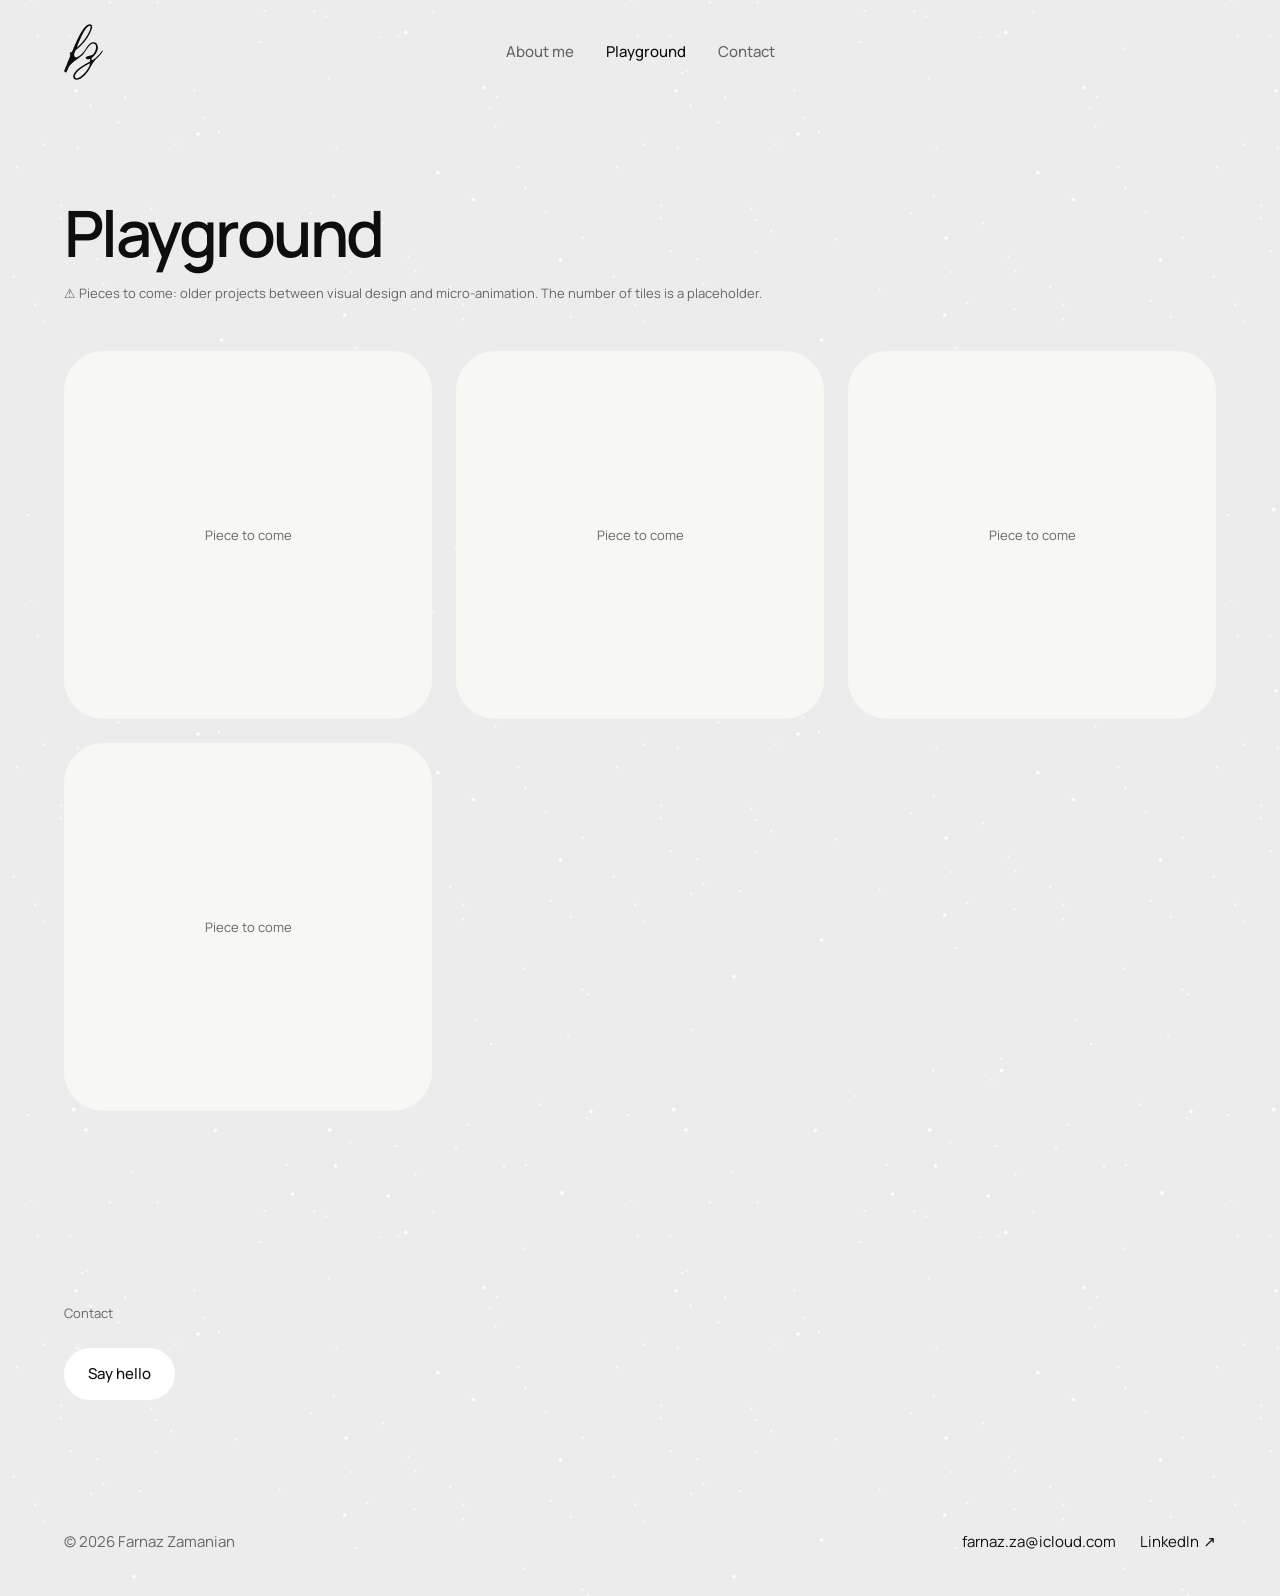
<file: 02 Site/playground.html>
<!doctype html>
<html lang="en">
<head>
  <meta charset="utf-8">
  <meta name="viewport" content="width=device-width, initial-scale=1">
  <title>Playground · Farnaz Zamanian</title>
  <link rel="preconnect" href="https://fonts.googleapis.com">
  <link rel="preconnect" href="https://fonts.gstatic.com" crossorigin>
  <link rel="stylesheet" href="https://fonts.googleapis.com/css2?family=Manrope:wght@400;500;600&display=swap">
  <link rel="stylesheet" href="style.css?v=20261119a">
  <script src="main.js?v=20261119a" defer></script>
</head>
<body>
  <a class="skip" href="#main">Skip to content</a>
  <header class="site-header">
    <nav class="nav container" aria-label="Main">
      <a class="nav__home" href="index.html" aria-label="Farnaz Zamanian, home"><svg class="logo" viewBox="82 6 348 500" aria-hidden="true" focusable="false"><path d="M307.298 8.20898C339.814 5.30316 336.316 33.285 328.627 54.3984C308.853 108.698 273.041 160.387 232.014 201.142C224.745 208.503 216.998 215.389 208.826 221.754C200.422 228.169 191.078 231.038 186.95 240.13C183.36 248.037 179.671 256.204 176.059 264.461C166.529 286.24 179.042 309.8 200.924 300.509C234.007 286.46 257.809 255.288 276.921 226.456C288.72 208.657 299.004 190.495 317.171 178.233C333.674 165.115 365.833 166.449 377.212 186.185C401.327 228.013 365.692 281.834 332.319 306.9C328.589 309.703 326.84 315.054 327.489 319.675C328.464 326.607 335.839 328.576 341.574 324.561C378.059 299.019 393.196 285.173 421.891 244.902C422.743 243.706 423.875 242.552 425.321 242.808C427.142 243.129 428.756 244.733 428.507 246.565C427.128 256.704 405.803 280.187 400.363 286.557C394.262 293.702 387.477 300.314 380.286 306.552C351.636 331.403 332.497 365.231 315.018 398.89C309.653 409.22 303.227 419.217 295.889 429.108C272.165 459.653 240.599 495.682 200.924 503.237C181.516 506.933 166.406 496.988 163.854 477.857C163.312 421.827 260.702 370.568 309.542 344.035C313.824 341.709 316.378 337.125 315.821 332.283C315.411 328.715 314.885 325.37 314.247 321.642C313.877 319.478 311.641 318.179 309.558 318.869C300.068 321.99 280.174 325.458 276.649 312.515C275.882 309.603 276.317 306.507 277.857 303.914C290.083 283.186 329.113 291.074 344.763 272.793C349.681 267.048 354.107 260.928 357.358 254.126C365.285 237.545 380.638 193.138 351.081 182.028C321.523 170.919 293.761 221.754 272.903 249.93C266.989 257.919 261.683 266.334 255.353 274.004C252.06 277.967 248.4 281.954 244.438 285.821C206.471 322.877 137.004 354.949 118.156 404.54C115.755 410.859 111.068 421.158 107.497 430.136C104.922 436.61 97.5858 440.306 91.3115 437.274C85.1284 434.287 82.3163 426.478 85.04 420.175C90.3221 407.95 96.7966 391.263 99.7461 383.979L135.475 295.416C138.038 289.063 137.797 281.922 135.437 275.49C133.602 270.489 132.807 264.473 136.341 260.487C142.117 253.974 149.851 261.039 153.254 254.126C180.196 199.389 242.364 20.1179 307.298 8.20898ZM312.146 359.053C311.788 358.118 310.782 358.011 309.899 358.482C265.121 382.412 199.877 416.162 179.975 465.539C177.712 471.154 179.617 478.369 183.101 484.067C185.146 487.413 188.495 489.847 192.385 490.344C233.6 495.606 316.963 394.35 312.332 359.705C312.305 359.5 312.219 359.246 312.146 359.053ZM308.918 21.8477C299 26.3564 291.326 32.4171 284.113 40.5283C253.822 74.5938 217.723 160.934 201.337 204.847C200.024 208.378 198.787 211.937 197.629 215.521C200.313 213.337 202.978 211.128 205.621 208.896C246.649 169.135 282.272 125.9 306.68 74.0479C312.883 60.8682 318.46 46.3257 319.492 31.6904C320.005 24.4195 315.833 21.6544 308.918 21.8477Z" fill="currentColor"/></svg></a>
      <ul class="nav__links"><li><a href="about.html">About me</a></li><li><a href="playground.html" aria-current="page">Playground</a></li><li><a href="contact.html">Contact</a></li></ul>
    </nav>
  </header>
  <main id="main">
    <section class="container section">
      <h1 class="page-title">Playground</h1>
      <p class="todo">⚠️ Pieces to come: older projects between visual design and micro-animation. The number of tiles is a placeholder.</p>
      <div class="grid">
        <div class="tile reveal"><span class="card__placeholder">Piece to come</span></div>
        <div class="tile reveal"><span class="card__placeholder">Piece to come</span></div>
        <div class="tile reveal"><span class="card__placeholder">Piece to come</span></div>
        <div class="tile reveal"><span class="card__placeholder">Piece to come</span></div>
      </div>
    </section>
  </main>
  <footer class="site-footer" id="contact">
    <div class="container footer">
      <p class="footer__label">Contact</p>
      <div class="footer__ctas">
        <a class="cta" href="contact.html"><svg class="cta__icon" viewBox="0 0 24 24" aria-hidden="true" focusable="false"><rect x="3" y="5" width="18" height="14" rx="2" fill="none" stroke="currentColor" stroke-width="1.8"/><path d="m4 7 8 6 8-6" fill="none" stroke="currentColor" stroke-width="1.8" stroke-linecap="round" stroke-linejoin="round"/></svg><span class="cta__label">Say hello</span></a>
      </div>
      <p class="todo" data-config-note hidden></p>
    </div>
    <div class="container endbar">
      <p class="endbar__name">© 2026 Farnaz Zamanian</p>
      <ul class="endbar__links">
        <li><a href="mailto:farnaz.za@icloud.com">farnaz.za@icloud.com</a></li>
        <li><a href="https://www.linkedin.com/in/farnaz-zamanian-37882090/" target="_blank" rel="noopener">LinkedIn<span class="endbar__arrow" aria-hidden="true">↗</span><span class="sr-only"> (opens in a new tab)</span></a></li>
      </ul>
    </div>
  </footer>
</body>
</html>
</file>
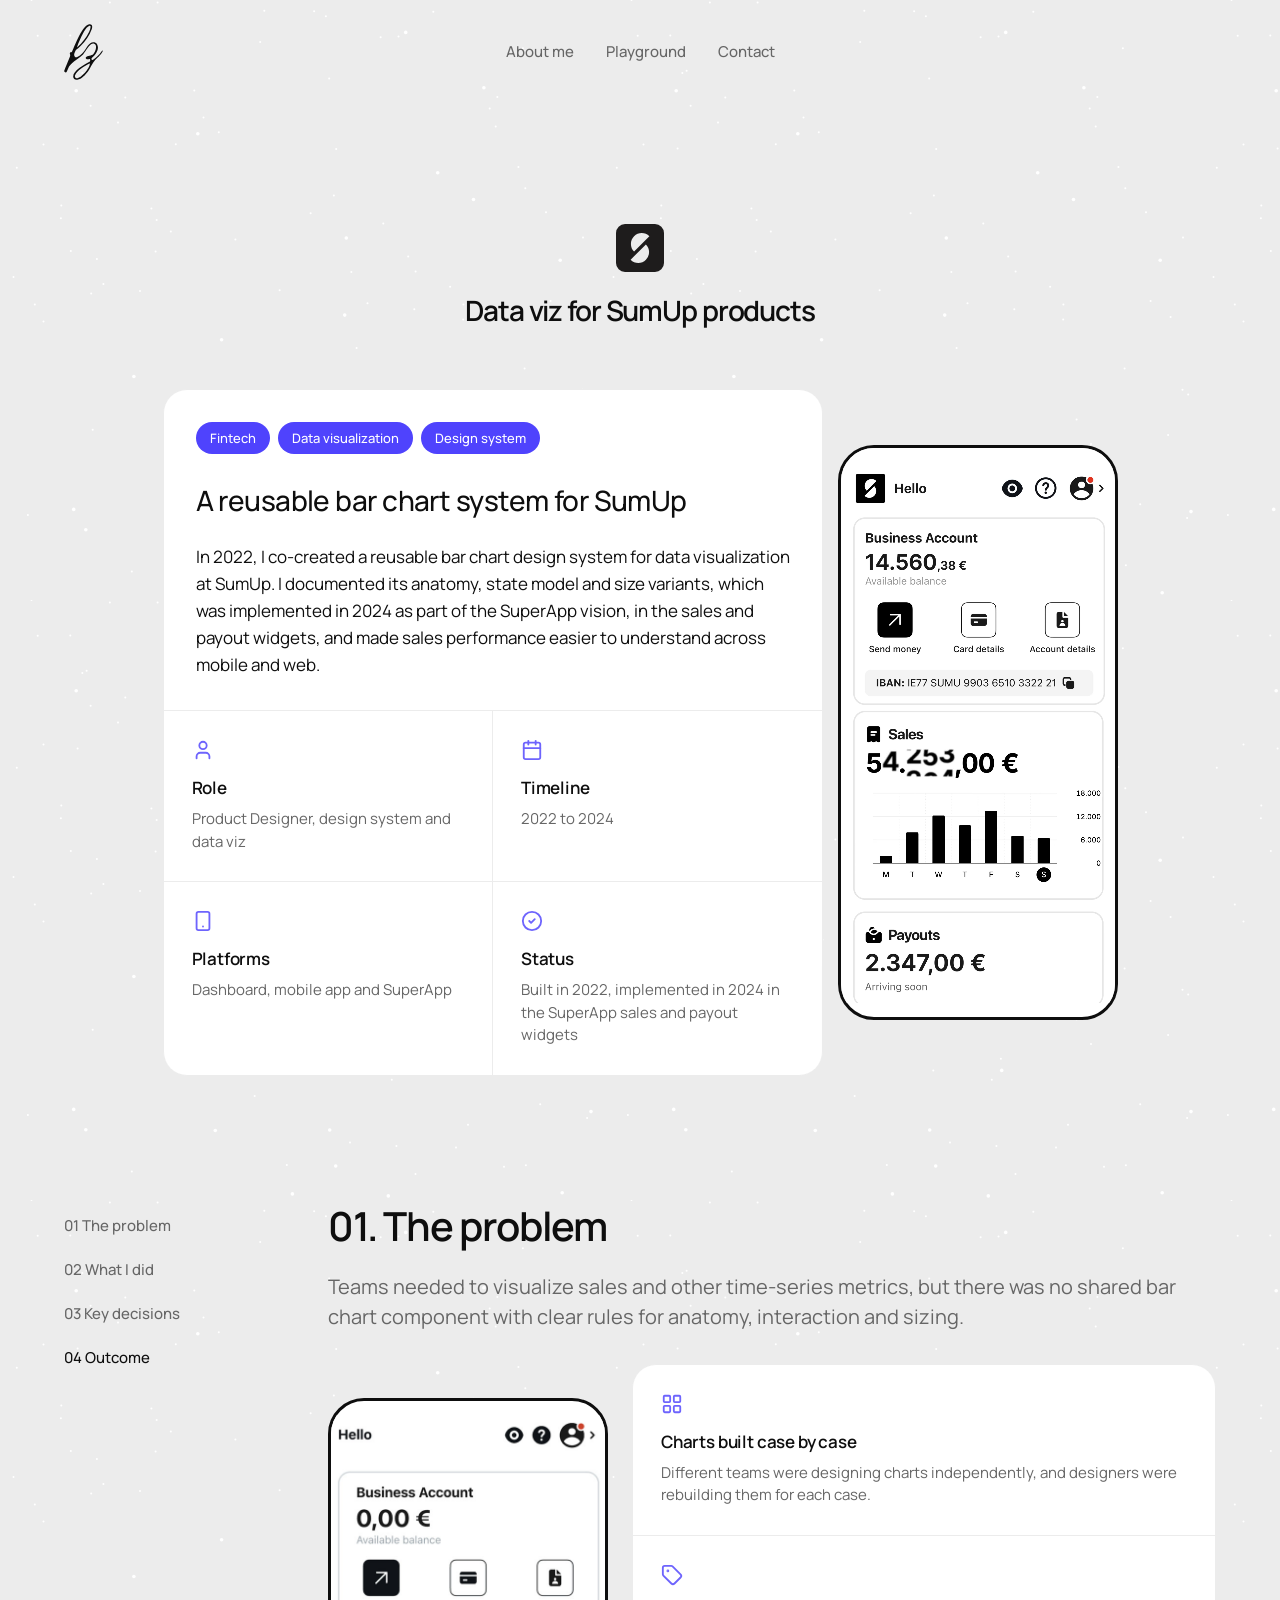
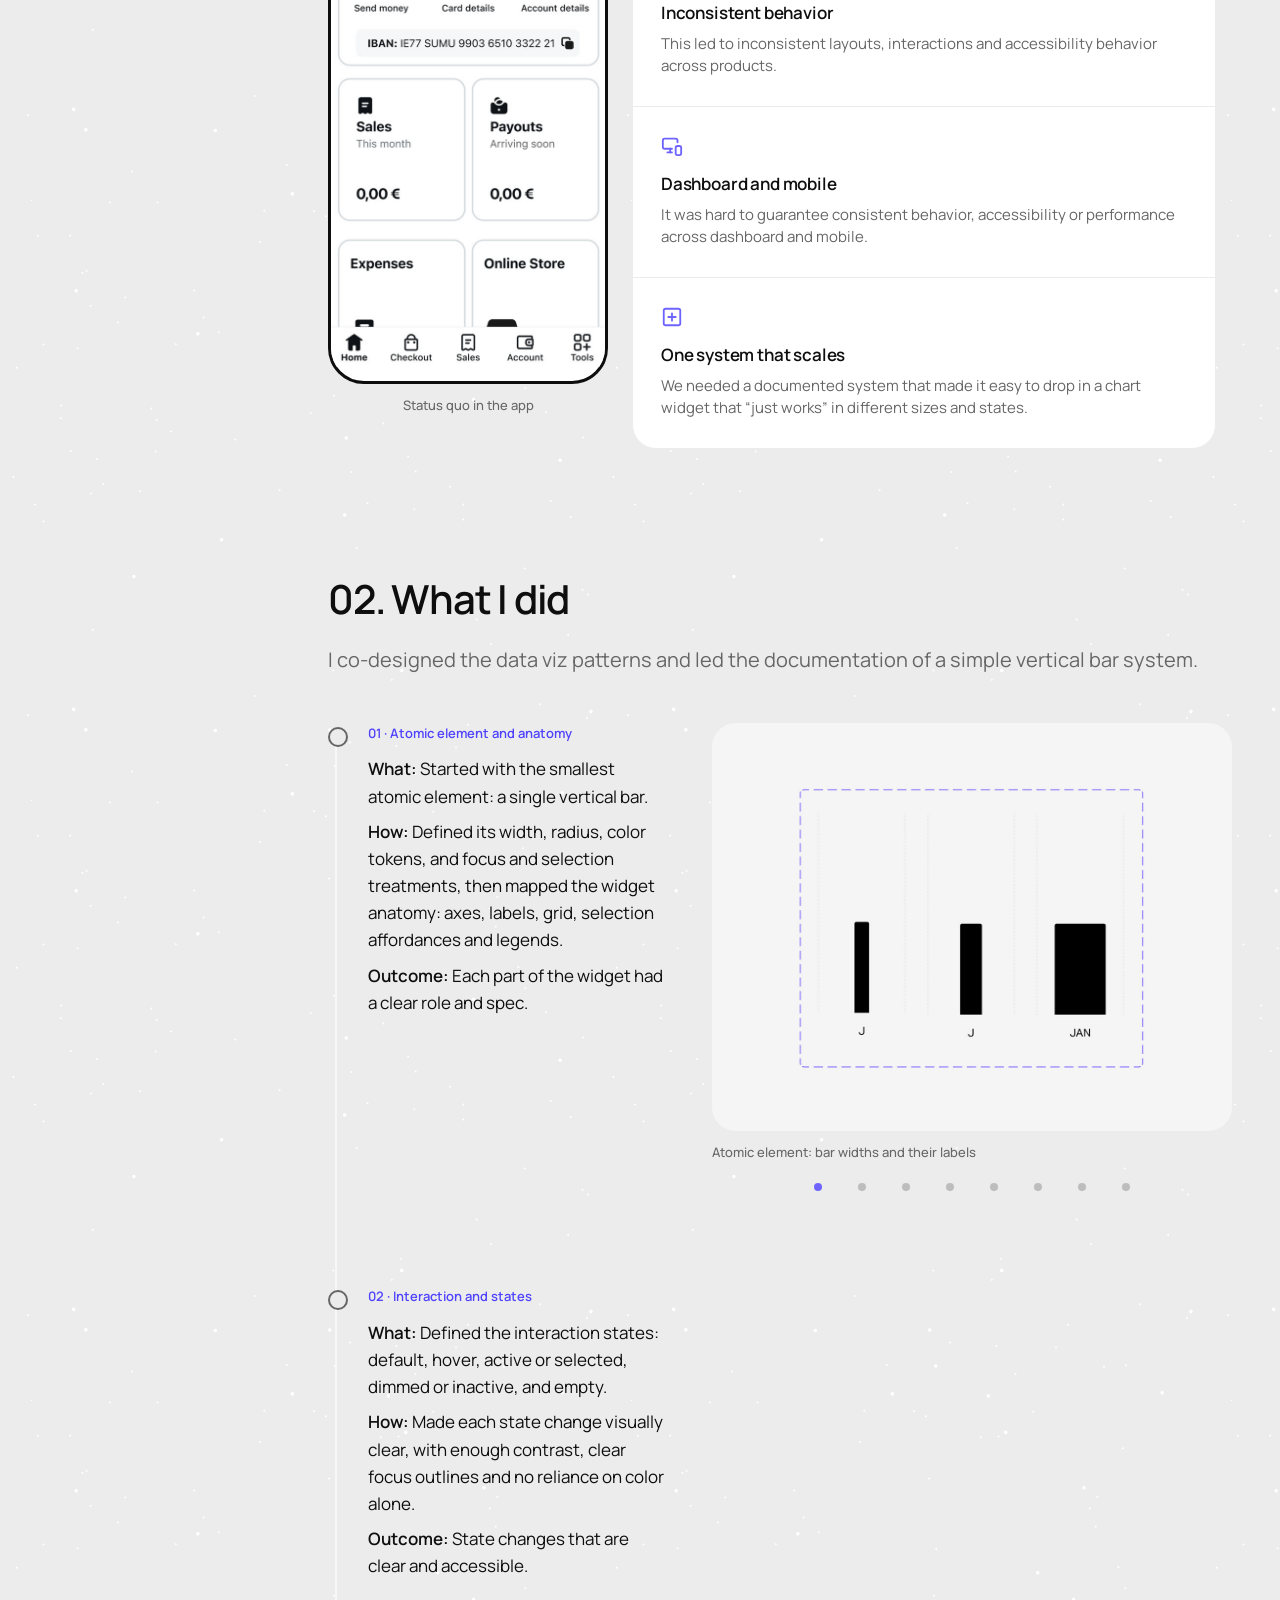
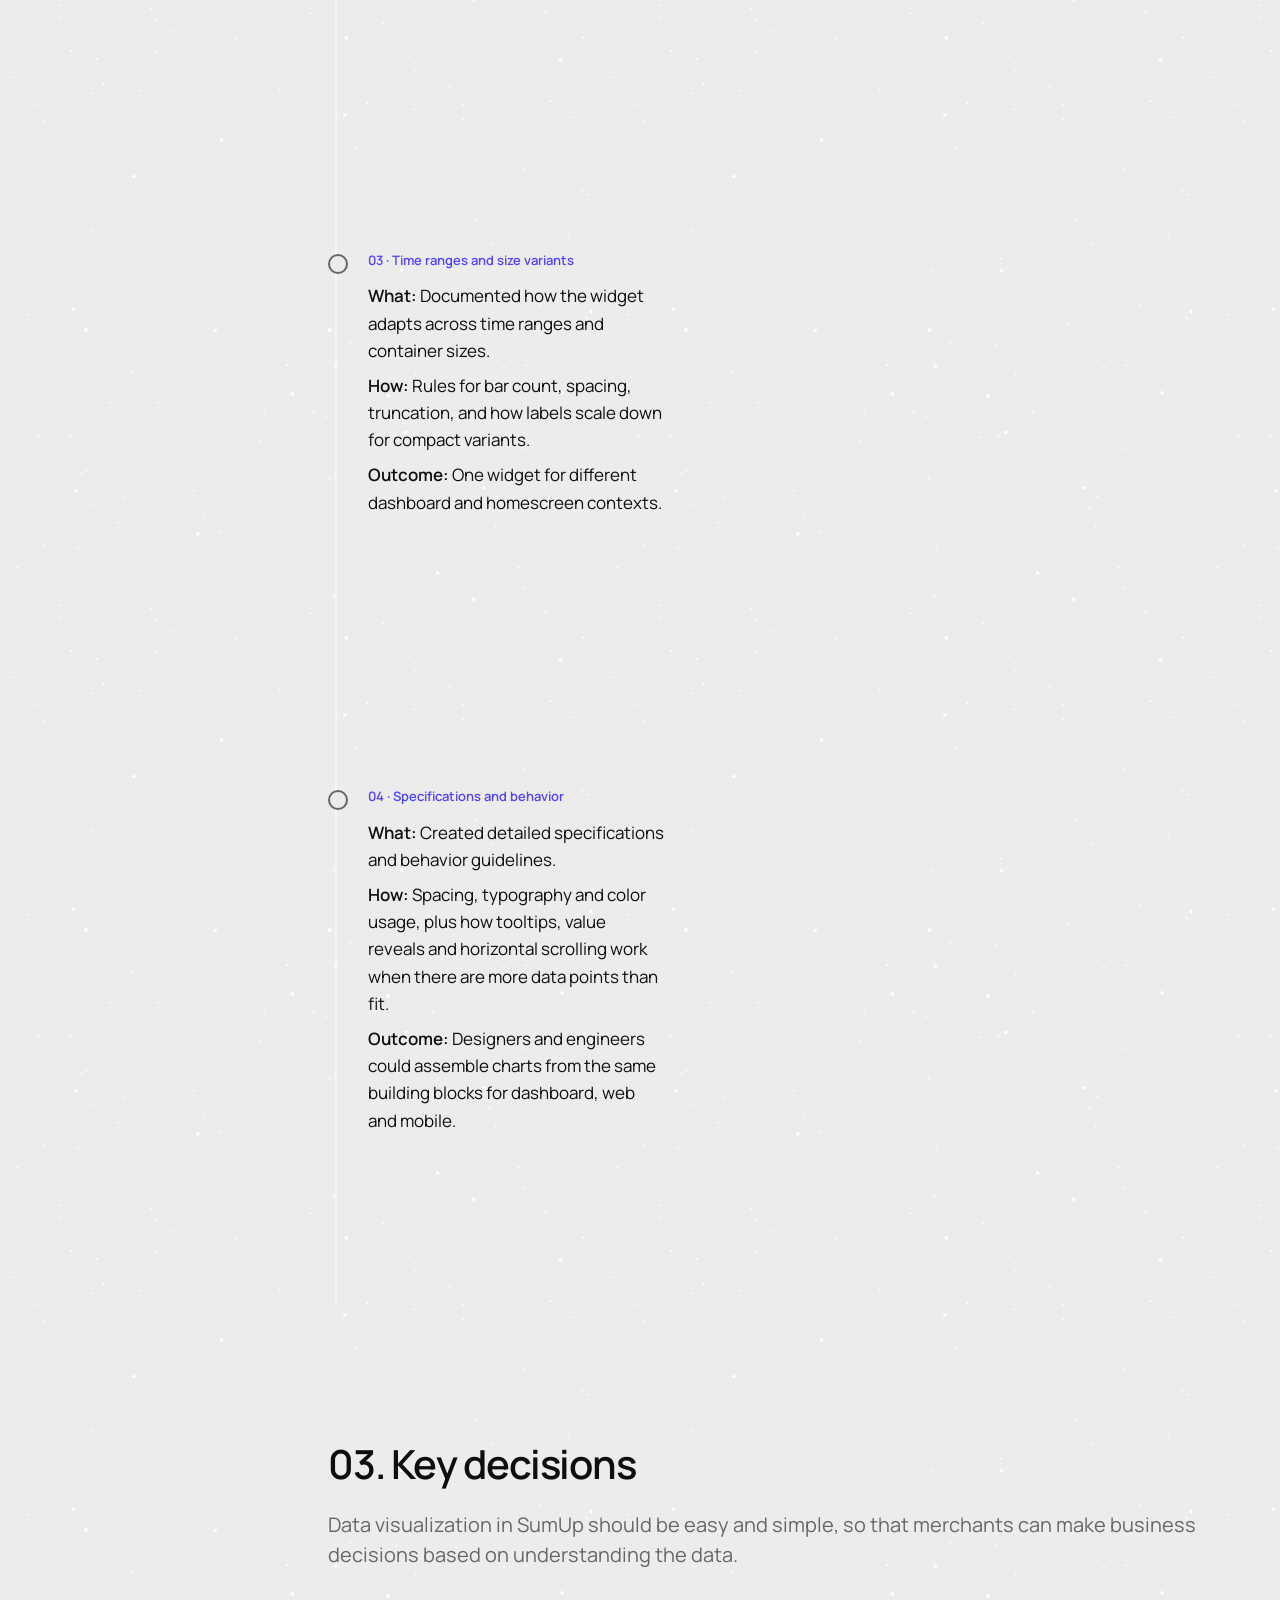
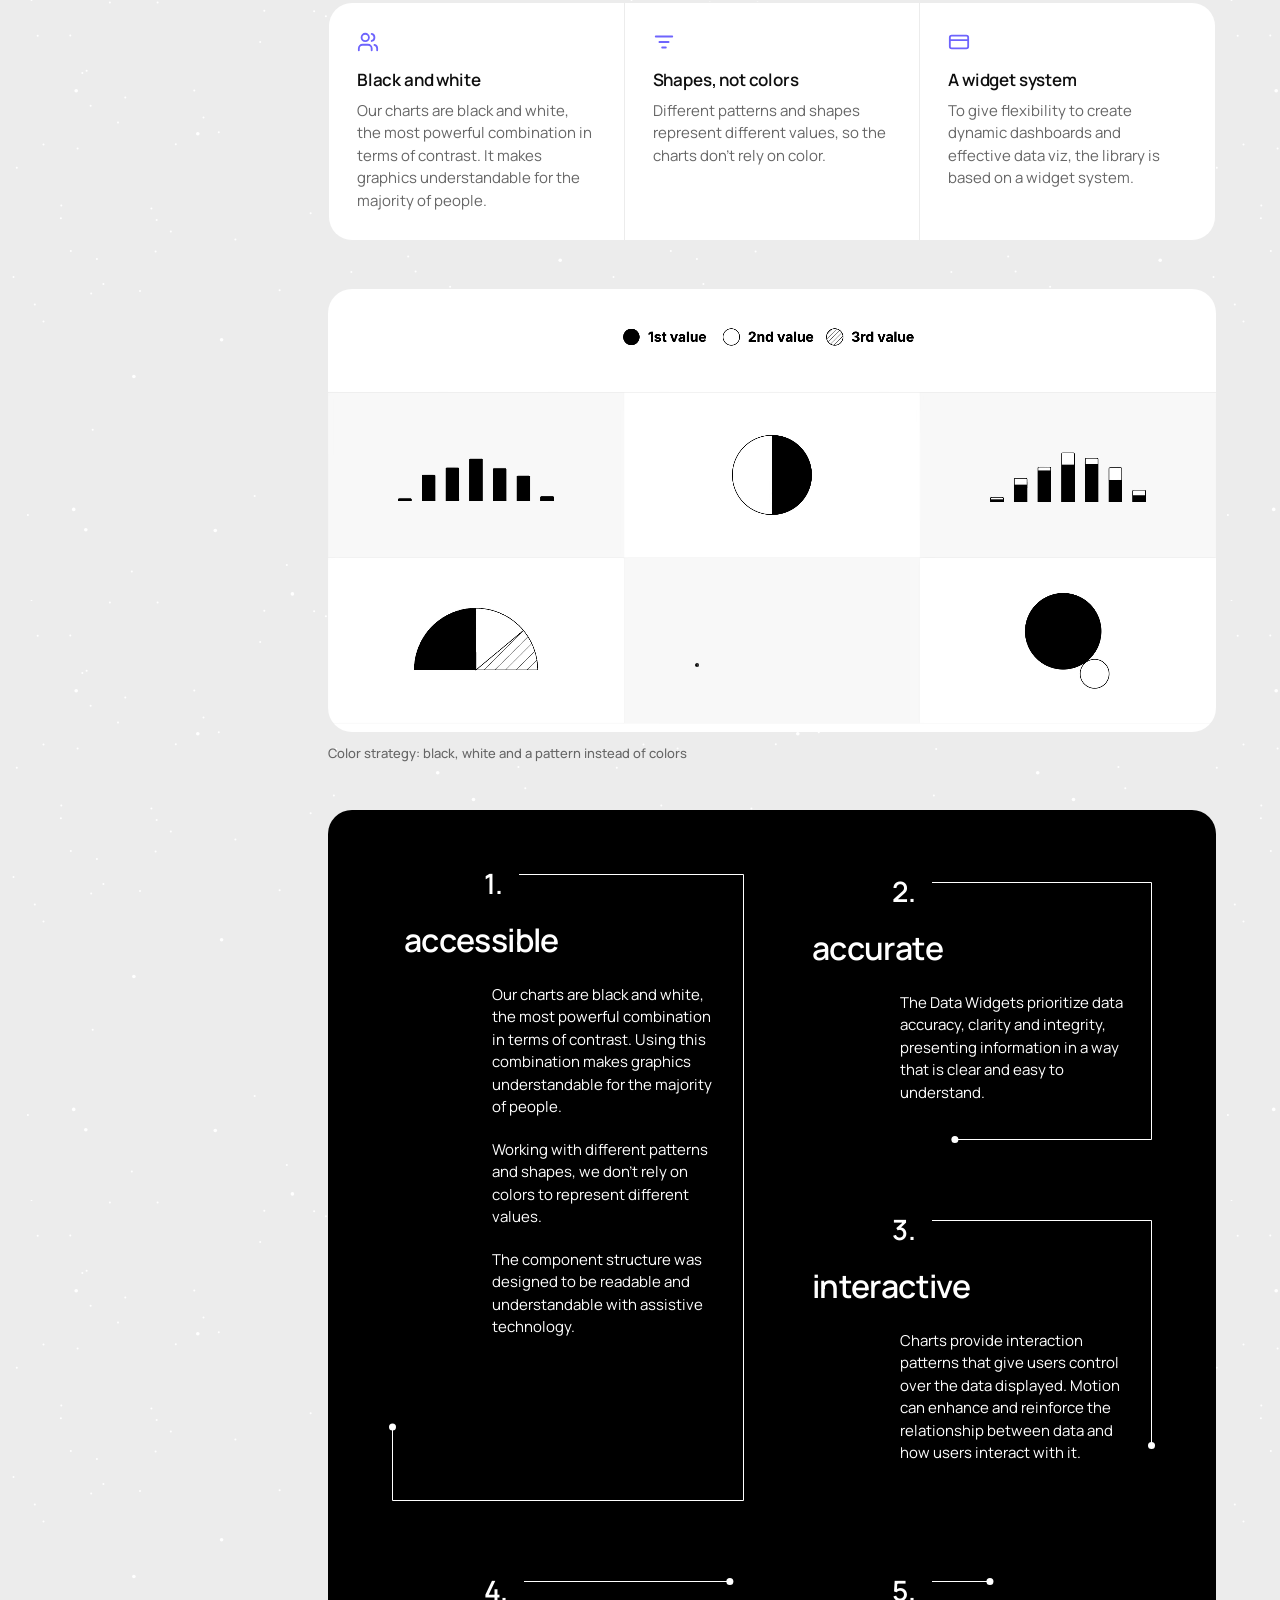
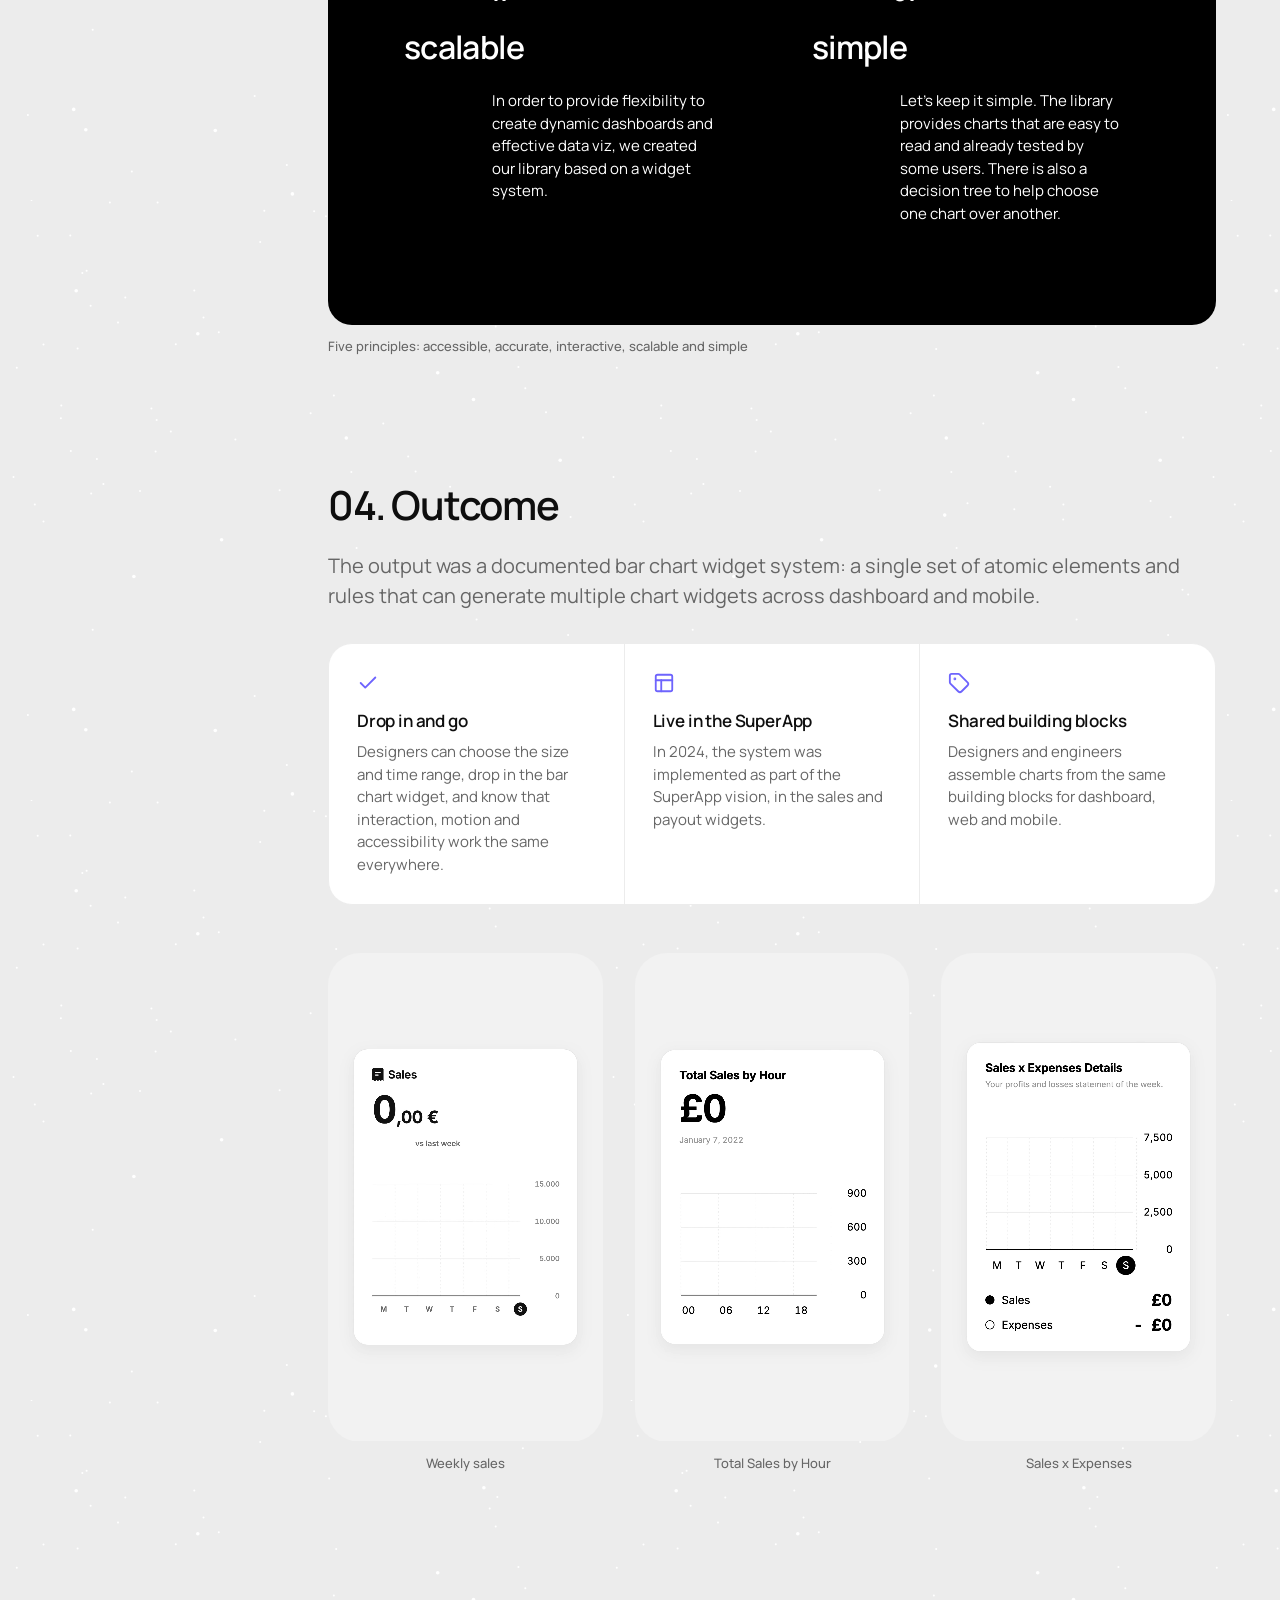
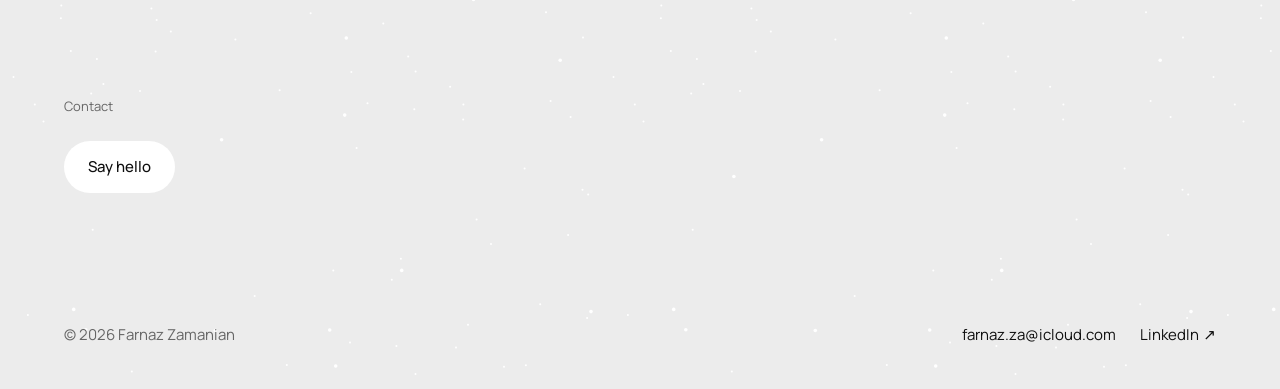
<file: 02 Site/sumup-data-viz.html>
<!doctype html>
<html lang="en">
<head>
  <meta charset="utf-8">
  <meta name="viewport" content="width=device-width, initial-scale=1">
  <title>Data viz for SumUp products · Farnaz Zamanian</title>
  <link rel="preconnect" href="https://fonts.googleapis.com">
  <link rel="preconnect" href="https://fonts.gstatic.com" crossorigin>
  <link rel="stylesheet" href="https://fonts.googleapis.com/css2?family=Manrope:wght@400;500;600&display=swap">
  <link rel="stylesheet" href="style.css?v=20261119a">
  <script src="main.js?v=20261119a" defer></script>
</head>
<body>
  <a class="skip" href="#main">Skip to content</a>
  <header class="site-header">
    <nav class="nav container" aria-label="Main">
      <a class="nav__home" href="index.html" aria-label="Farnaz Zamanian, home"><svg class="logo" viewBox="82 6 348 500" aria-hidden="true" focusable="false"><path d="M307.298 8.20898C339.814 5.30316 336.316 33.285 328.627 54.3984C308.853 108.698 273.041 160.387 232.014 201.142C224.745 208.503 216.998 215.389 208.826 221.754C200.422 228.169 191.078 231.038 186.95 240.13C183.36 248.037 179.671 256.204 176.059 264.461C166.529 286.24 179.042 309.8 200.924 300.509C234.007 286.46 257.809 255.288 276.921 226.456C288.72 208.657 299.004 190.495 317.171 178.233C333.674 165.115 365.833 166.449 377.212 186.185C401.327 228.013 365.692 281.834 332.319 306.9C328.589 309.703 326.84 315.054 327.489 319.675C328.464 326.607 335.839 328.576 341.574 324.561C378.059 299.019 393.196 285.173 421.891 244.902C422.743 243.706 423.875 242.552 425.321 242.808C427.142 243.129 428.756 244.733 428.507 246.565C427.128 256.704 405.803 280.187 400.363 286.557C394.262 293.702 387.477 300.314 380.286 306.552C351.636 331.403 332.497 365.231 315.018 398.89C309.653 409.22 303.227 419.217 295.889 429.108C272.165 459.653 240.599 495.682 200.924 503.237C181.516 506.933 166.406 496.988 163.854 477.857C163.312 421.827 260.702 370.568 309.542 344.035C313.824 341.709 316.378 337.125 315.821 332.283C315.411 328.715 314.885 325.37 314.247 321.642C313.877 319.478 311.641 318.179 309.558 318.869C300.068 321.99 280.174 325.458 276.649 312.515C275.882 309.603 276.317 306.507 277.857 303.914C290.083 283.186 329.113 291.074 344.763 272.793C349.681 267.048 354.107 260.928 357.358 254.126C365.285 237.545 380.638 193.138 351.081 182.028C321.523 170.919 293.761 221.754 272.903 249.93C266.989 257.919 261.683 266.334 255.353 274.004C252.06 277.967 248.4 281.954 244.438 285.821C206.471 322.877 137.004 354.949 118.156 404.54C115.755 410.859 111.068 421.158 107.497 430.136C104.922 436.61 97.5858 440.306 91.3115 437.274C85.1284 434.287 82.3163 426.478 85.04 420.175C90.3221 407.95 96.7966 391.263 99.7461 383.979L135.475 295.416C138.038 289.063 137.797 281.922 135.437 275.49C133.602 270.489 132.807 264.473 136.341 260.487C142.117 253.974 149.851 261.039 153.254 254.126C180.196 199.389 242.364 20.1179 307.298 8.20898ZM312.146 359.053C311.788 358.118 310.782 358.011 309.899 358.482C265.121 382.412 199.877 416.162 179.975 465.539C177.712 471.154 179.617 478.369 183.101 484.067C185.146 487.413 188.495 489.847 192.385 490.344C233.6 495.606 316.963 394.35 312.332 359.705C312.305 359.5 312.219 359.246 312.146 359.053ZM308.918 21.8477C299 26.3564 291.326 32.4171 284.113 40.5283C253.822 74.5938 217.723 160.934 201.337 204.847C200.024 208.378 198.787 211.937 197.629 215.521C200.313 213.337 202.978 211.128 205.621 208.896C246.649 169.135 282.272 125.9 306.68 74.0479C312.883 60.8682 318.46 46.3257 319.492 31.6904C320.005 24.4195 315.833 21.6544 308.918 21.8477Z" fill="currentColor"/></svg></a>
      <ul class="nav__links"><li><a href="about.html">About me</a></li><li><a href="playground.html">Playground</a></li><li><a href="contact.html">Contact</a></li></ul>
    </nav>
  </header>
  <main id="main">
    <article class="cs cs--sumup">
      <header class="cs__title cs-hero container">
        <img class="cs-hero__logo" src="assets/logos/sumup.svg" alt="SumUp logo" width="48" height="48">
        <h1 class="page-title">Data viz for SumUp products</h1>
        <div class="cs-hero__row">
          <div class="cs-hero__cards fgrid fgrid--hero is-in">
            <div class="fgrid__cell fgrid__cell--lead">
            <ul class="cs-hero__tags" aria-label="Industry"><li>Fintech</li><li>Data visualization</li><li>Design system</li></ul>
            <p class="cs-hero__headline">A reusable bar chart system for SumUp</p>
            <p class="cs-hero__body">In 2022, I co-created a reusable bar chart design system for data visualization at SumUp. I documented its anatomy, state model and size variants, which was implemented in 2024 as part of the SuperApp vision, in the sales and payout widgets, and made sales performance easier to understand across mobile and web.</p>
            </div>
            <dl class="fgrid__cell"><svg aria-hidden="true" focusable="false" class="fgrid__icon" xmlns="http://www.w3.org/2000/svg" width="24" height="24" viewBox="0 0 24 24" fill="none" stroke="currentColor" stroke-width="2" stroke-linecap="round" stroke-linejoin="round" ><path d="M19 21v-2a4 4 0 0 0-4-4H9a4 4 0 0 0-4 4v2" /><circle cx="12" cy="7" r="4" /></svg><dt class="fgrid__title">Role</dt><dd class="fgrid__text">Product Designer, design system and data viz</dd></dl>
            <dl class="fgrid__cell"><svg aria-hidden="true" focusable="false" class="fgrid__icon" xmlns="http://www.w3.org/2000/svg" width="24" height="24" viewBox="0 0 24 24" fill="none" stroke="currentColor" stroke-width="2" stroke-linecap="round" stroke-linejoin="round" ><path d="M8 2v4" /><path d="M16 2v4" /><rect width="18" height="18" x="3" y="4" rx="2" /><path d="M3 10h18" /></svg><dt class="fgrid__title">Timeline</dt><dd class="fgrid__text">2022 to 2024</dd></dl>
            <dl class="fgrid__cell"><svg aria-hidden="true" focusable="false" class="fgrid__icon" xmlns="http://www.w3.org/2000/svg" width="24" height="24" viewBox="0 0 24 24" fill="none" stroke="currentColor" stroke-width="2" stroke-linecap="round" stroke-linejoin="round" ><rect width="14" height="20" x="5" y="2" rx="2" ry="2" /><path d="M12 18h.01" /></svg><dt class="fgrid__title">Platforms</dt><dd class="fgrid__text">Dashboard, mobile app and SuperApp</dd></dl>
            <dl class="fgrid__cell"><svg aria-hidden="true" focusable="false" class="fgrid__icon" xmlns="http://www.w3.org/2000/svg" width="24" height="24" viewBox="0 0 24 24" fill="none" stroke="currentColor" stroke-width="2" stroke-linecap="round" stroke-linejoin="round" ><circle cx="12" cy="12" r="10" /><path d="m9 12 2 2 4-4" /></svg><dt class="fgrid__title">Status</dt><dd class="fgrid__text">Built in 2022, implemented in 2024 in the SuperApp sales and payout widgets</dd></dl>
          </div>
          <div class="cs-hero__mock">
            <div class="phone-line phone-line--hero phone-line--flush-top"><video class="cs-media__video" muted loop playsinline preload="metadata" poster="assets/sumup-data-viz/home-sales-poster.jpg" width="1120" height="2268" aria-label="The SuperApp homescreen: in the Sales card the bars grow day by day while the total counts up to 58.326,00 €, the other bars dim while a tooltip shows Friday at 13.504,00 €, then everything resets"><source src="assets/sumup-data-viz/home-sales.webm" type="video/webm"><source src="assets/sumup-data-viz/home-sales.mp4" type="video/mp4"></video></div>
          </div>
        </div>
      </header>
      <div class="cs__body container">
        <nav class="cs__toc" aria-label="Sections"><ul><li><a href="#problem">01 The problem</a></li><li><a href="#what-i-did">02 What I did</a></li><li><a href="#decisions">03 Key decisions</a></li><li><a href="#outcome">04 Outcome</a></li></ul></nav>
        <div class="cs__content">
        <section class="cs__section" id="problem">
          <h2>01. The problem</h2>
          <p class="cs__point cs__lead cs__lead--small">Teams needed to visualize sales and other time-series metrics, but there was no shared bar chart component with clear rules for anatomy, interaction and sizing.</p>
          <div class="cs-split">
            <figure class="cs-split__mock">
              <div class="phone-line phone-line--hero"><img src="assets/sumup-data-viz/status-quo.jpg" alt="The old app homescreen: the Business Account card, then Sales, Payouts, Expenses and Online Store cards that show only a total or a title, with no charts" width="560" height="1128" loading="lazy"></div>
              <figcaption>Status quo in the app</figcaption>
            </figure>
            <div class="fgrid cs-split__cards">
              <div class="fgrid__cell"><svg aria-hidden="true" focusable="false" class="fgrid__icon" xmlns="http://www.w3.org/2000/svg" width="24" height="24" viewBox="0 0 24 24" fill="none" stroke="currentColor" stroke-width="2" stroke-linecap="round" stroke-linejoin="round" ><rect width="7" height="7" x="3" y="3" rx="1" /><rect width="7" height="7" x="14" y="3" rx="1" /><rect width="7" height="7" x="14" y="14" rx="1" /><rect width="7" height="7" x="3" y="14" rx="1" /></svg><h3 class="fgrid__title">Charts built case by case</h3><p class="fgrid__text">Different teams were designing charts independently, and designers were rebuilding them for each case.</p></div>
              <div class="fgrid__cell"><svg aria-hidden="true" focusable="false" class="fgrid__icon" xmlns="http://www.w3.org/2000/svg" width="24" height="24" viewBox="0 0 24 24" fill="none" stroke="currentColor" stroke-width="2" stroke-linecap="round" stroke-linejoin="round" ><path d="M12.586 2.586A2 2 0 0 0 11.172 2H4a2 2 0 0 0-2 2v7.172a2 2 0 0 0 .586 1.414l8.704 8.704a2.426 2.426 0 0 0 3.42 0l6.58-6.58a2.426 2.426 0 0 0 0-3.42z" /><circle cx="7.5" cy="7.5" r=".5" fill="currentColor" /></svg><h3 class="fgrid__title">Inconsistent behavior</h3><p class="fgrid__text">This led to inconsistent layouts, interactions and accessibility behavior across products.</p></div>
              <div class="fgrid__cell"><svg aria-hidden="true" focusable="false" class="fgrid__icon" xmlns="http://www.w3.org/2000/svg" width="24" height="24" viewBox="0 0 24 24" fill="none" stroke="currentColor" stroke-width="2" stroke-linecap="round" stroke-linejoin="round" ><path d="M18 8V6a2 2 0 0 0-2-2H4a2 2 0 0 0-2 2v7a2 2 0 0 0 2 2h8" /> <path d="M10 19v-3.96 3.15" /> <path d="M7 19h5" /> <rect width="6" height="10" x="16" y="12" rx="2" /></svg><h3 class="fgrid__title">Dashboard and mobile</h3><p class="fgrid__text">It was hard to guarantee consistent behavior, accessibility or performance across dashboard and mobile.</p></div>
              <div class="fgrid__cell"><svg aria-hidden="true" focusable="false" class="fgrid__icon" xmlns="http://www.w3.org/2000/svg" width="24" height="24" viewBox="0 0 24 24" fill="none" stroke="currentColor" stroke-width="2" stroke-linecap="round" stroke-linejoin="round" ><rect width="18" height="18" x="3" y="3" rx="2" /><path d="M8 12h8" /><path d="M12 8v8" /></svg><h3 class="fgrid__title">One system that scales</h3><p class="fgrid__text">We needed a documented system that made it easy to drop in a chart widget that “just works” in different sizes and states.</p></div>
            </div>
          </div>
        </section>
        <section class="cs__section" id="what-i-did">
          <h2>02. What I did</h2>
          <p class="cs__point cs__lead cs__lead--small">I co-designed the data viz patterns and led the documentation of a simple vertical bar system.</p>
          <div class="steps-sticky">
          <ol class="steps">
            <li class="step">
              <div class="step__text">
                <p class="step__phase">01 · Atomic element and anatomy</p>
                <p class="step__what"><strong>What:</strong> Started with the smallest atomic element: a single vertical bar.</p>
                <p><strong>How:</strong> Defined its width, radius, color tokens, and focus and selection treatments, then mapped the widget anatomy: axes, labels, grid, selection affordances and legends.</p>
                <p><strong>Outcome:</strong> Each part of the widget had a clear role and spec.</p>
              </div>
              <div class="swipe step__media--inline"><div class="swipe__track" tabindex="0" role="group" aria-label="8 images, swipe or use the buttons below"><figure class="swipe__slide"><img class="cs-media__item" src="assets/sumup-data-viz/atomic-1.jpg" alt="Atomic element: three bar widths, from narrow to wide, with the labels J, J and JAN" width="1200" height="942" loading="lazy"><figcaption>Atomic element: bar widths and their labels</figcaption></figure><figure class="swipe__slide"><img class="cs-media__item" src="assets/sumup-data-viz/atomic-2.jpg" alt="Atomic element: pairs of bars in black and light gray, in four widths" width="1200" height="858" loading="lazy"><figcaption>Atomic element: bar sizes in black and light gray</figcaption></figure><figure class="swipe__slide"><img class="cs-media__item" src="assets/sumup-data-viz/atomic-3.jpg" alt="The chart card with the y-axis value labels highlighted" width="1600" height="1116" loading="lazy"><figcaption>The y-axis area in the widget</figcaption></figure><figure class="swipe__slide"><img class="cs-media__item" src="assets/sumup-data-viz/anatomy-x-axis.jpg" alt="The chart card with the x-axis month labels highlighted" width="1600" height="1090" loading="lazy"><figcaption>The x-axis labels</figcaption></figure><figure class="swipe__slide"><img class="cs-media__item" src="assets/sumup-data-viz/anatomy-adjustable.jpg" alt="The chart card with the first bar column highlighted and marked adjustable, with the lowest y-axis value at 123" width="1600" height="1122" loading="lazy"><figcaption>Adjustable area</figcaption></figure><figure class="swipe__slide"><img class="cs-media__item" src="assets/sumup-data-viz/anatomy-content.jpg" alt="The chart card with the data viz chart marked as part 2 of the widget" width="1600" height="872" loading="lazy"><figcaption>Content area: the data viz chart</figcaption></figure><figure class="swipe__slide"><img class="cs-media__item" src="assets/sumup-data-viz/anatomy-fixed-width.jpg" alt="The chart card with the chart area highlighted and marked fixed width 648 px" width="1600" height="1090" loading="lazy"><figcaption>Content area: fixed width 648 px</figcaption></figure><figure class="swipe__slide"><img class="cs-media__item" src="assets/sumup-data-viz/anatomy.jpg" alt="Widget anatomy: a chart card with a title, a month and year label, a total amount, quick action and more icons, and a bar chart from January to June, with its fixed width and height marked" width="1600" height="1024" loading="lazy"><figcaption>Widget anatomy</figcaption></figure></div><div class="swipe__dots"><button type="button" aria-label="Show image 1 of 8" aria-current="true"></button><button type="button" aria-label="Show image 2 of 8" aria-current="false"></button><button type="button" aria-label="Show image 3 of 8" aria-current="false"></button><button type="button" aria-label="Show image 4 of 8" aria-current="false"></button><button type="button" aria-label="Show image 5 of 8" aria-current="false"></button><button type="button" aria-label="Show image 6 of 8" aria-current="false"></button><button type="button" aria-label="Show image 7 of 8" aria-current="false"></button><button type="button" aria-label="Show image 8 of 8" aria-current="false"></button></div></div>
            </li>
            <li class="step">
              <div class="step__text">
                <p class="step__phase">02 · Interaction and states</p>
                <p class="step__what"><strong>What:</strong> Defined the interaction states: default, hover, active or selected, dimmed or inactive, and empty.</p>
                <p><strong>How:</strong> Made each state change visually clear, with enough contrast, clear focus outlines and no reliance on color alone.</p>
                <p><strong>Outcome:</strong> State changes that are clear and accessible.</p>
              </div>
              <div class="swipe step__media--inline"><div class="swipe__track" tabindex="0" role="group" aria-label="3 images, swipe or use the buttons below"><figure class="swipe__slide"><img class="cs-media__item" src="assets/sumup-data-viz/state-active.jpg" alt="Active state: the March bar is selected, with a tooltip showing March 2022 and 600,00 € and a dot under the March label" width="1600" height="1120" loading="lazy"><figcaption>Active state: shows the selected bar</figcaption></figure><figure class="swipe__slide"><img class="cs-media__item" src="assets/sumup-data-viz/state-inactive.jpg" alt="Inactive state: all bars in light gray" width="1600" height="1120" loading="lazy"><figcaption>Inactive state: the default state</figcaption></figure><figure class="swipe__slide"><img class="cs-media__item" src="assets/sumup-data-viz/state-text.jpg" alt="Text variant: month labels placed horizontally under the bars, with the selected March bar and its tooltip" width="1600" height="1120" loading="lazy"><figcaption>Text variant: month or weekday labels, placed horizontally for easier readability</figcaption></figure></div><div class="swipe__dots"><button type="button" aria-label="Show image 1 of 3" aria-current="true"></button><button type="button" aria-label="Show image 2 of 3" aria-current="false"></button><button type="button" aria-label="Show image 3 of 3" aria-current="false"></button></div></div>
            </li>
            <li class="step">
              <div class="step__text">
                <p class="step__phase">03 · Time ranges and size variants</p>
                <p class="step__what"><strong>What:</strong> Documented how the widget adapts across time ranges and container sizes.</p>
                <p><strong>How:</strong> Rules for bar count, spacing, truncation, and how labels scale down for compact variants.</p>
                <p><strong>Outcome:</strong> One widget for different dashboard and homescreen contexts.</p>
              </div>
              <div class="swipe step__media--inline"><div class="swipe__track" tabindex="0" role="group" aria-label="3 images, swipe or use the buttons below"><figure class="swipe__slide"><img class="cs-media__item" src="assets/sumup-data-viz/range-week.jpg" alt="Bar chart with one bar per month from January to June" width="1600" height="1120" loading="lazy"><figcaption>Time range: days per week</figcaption></figure><figure class="swipe__slide"><img class="cs-media__item" src="assets/sumup-data-viz/range-month.jpg" alt="Bar chart with one bar per day, grouped in weeks 1-7, 8-14, 15-21 and 22-28" width="1600" height="1120" loading="lazy"><figcaption>Time range: weeks per month</figcaption></figure><figure class="swipe__slide"><img class="cs-media__item" src="assets/sumup-data-viz/range-year.jpg" alt="Bar chart with one bar per month from January to December" width="1600" height="1120" loading="lazy"><figcaption>Time range: whole year</figcaption></figure></div><div class="swipe__dots"><button type="button" aria-label="Show image 1 of 3" aria-current="true"></button><button type="button" aria-label="Show image 2 of 3" aria-current="false"></button><button type="button" aria-label="Show image 3 of 3" aria-current="false"></button></div></div>
            </li>
            <li class="step">
              <div class="step__text">
                <p class="step__phase">04 · Specifications and behavior</p>
                <p class="step__what"><strong>What:</strong> Created detailed specifications and behavior guidelines.</p>
                <p><strong>How:</strong> Spacing, typography and color usage, plus how tooltips, value reveals and horizontal scrolling work when there are more data points than fit.</p>
                <p><strong>Outcome:</strong> Designers and engineers could assemble charts from the same building blocks for dashboard, web and mobile.</p>
              </div>
              <div class="swipe step__media--inline"><div class="swipe__track" tabindex="0" role="group" aria-label="3 images, swipe or use the buttons below"><figure class="swipe__slide"><img class="cs-media__item" src="assets/sumup-data-viz/spec-padding.jpg" alt="The chart card with 24 px padding marked on all four sides" width="1600" height="1120" loading="lazy"><figcaption>Specification: widget padding 24 px</figcaption></figure><figure class="swipe__slide"><img class="cs-media__item" src="assets/sumup-data-viz/spec-header.jpg" alt="The chart card with its 72 px header area marked, with 16, 12 and 8 px spacing" width="1600" height="1120" loading="lazy"><figcaption>Specification: header area</figcaption></figure><figure class="swipe__slide"><img class="cs-media__item" src="assets/sumup-data-viz/behavior-tooltip.jpg" alt="A Total Sales card on mobile with a tooltip above the April bar showing Thursday 2022 and 600,00 €" width="1000" height="820" loading="lazy"><figcaption>Behavior on mobile: a tooltip appears when the user taps a bar</figcaption></figure></div><div class="swipe__dots"><button type="button" aria-label="Show image 1 of 3" aria-current="true"></button><button type="button" aria-label="Show image 2 of 3" aria-current="false"></button><button type="button" aria-label="Show image 3 of 3" aria-current="false"></button></div></div>
            </li>
          </ol>
          <div class="steps-stage">
            <div class="swipe"><div class="swipe__track" tabindex="0" role="group" aria-label="8 images, swipe or use the buttons below"><figure class="swipe__slide"><img class="cs-media__item" src="assets/sumup-data-viz/atomic-1.jpg" alt="Atomic element: three bar widths, from narrow to wide, with the labels J, J and JAN" width="1200" height="942" loading="lazy"><figcaption>Atomic element: bar widths and their labels</figcaption></figure><figure class="swipe__slide"><img class="cs-media__item" src="assets/sumup-data-viz/atomic-2.jpg" alt="Atomic element: pairs of bars in black and light gray, in four widths" width="1200" height="858" loading="lazy"><figcaption>Atomic element: bar sizes in black and light gray</figcaption></figure><figure class="swipe__slide"><img class="cs-media__item" src="assets/sumup-data-viz/atomic-3.jpg" alt="The chart card with the y-axis value labels highlighted" width="1600" height="1116" loading="lazy"><figcaption>The y-axis area in the widget</figcaption></figure><figure class="swipe__slide"><img class="cs-media__item" src="assets/sumup-data-viz/anatomy-x-axis.jpg" alt="The chart card with the x-axis month labels highlighted" width="1600" height="1090" loading="lazy"><figcaption>The x-axis labels</figcaption></figure><figure class="swipe__slide"><img class="cs-media__item" src="assets/sumup-data-viz/anatomy-adjustable.jpg" alt="The chart card with the first bar column highlighted and marked adjustable, with the lowest y-axis value at 123" width="1600" height="1122" loading="lazy"><figcaption>Adjustable area</figcaption></figure><figure class="swipe__slide"><img class="cs-media__item" src="assets/sumup-data-viz/anatomy-content.jpg" alt="The chart card with the data viz chart marked as part 2 of the widget" width="1600" height="872" loading="lazy"><figcaption>Content area: the data viz chart</figcaption></figure><figure class="swipe__slide"><img class="cs-media__item" src="assets/sumup-data-viz/anatomy-fixed-width.jpg" alt="The chart card with the chart area highlighted and marked fixed width 648 px" width="1600" height="1090" loading="lazy"><figcaption>Content area: fixed width 648 px</figcaption></figure><figure class="swipe__slide"><img class="cs-media__item" src="assets/sumup-data-viz/anatomy.jpg" alt="Widget anatomy: a chart card with a title, a month and year label, a total amount, quick action and more icons, and a bar chart from January to June, with its fixed width and height marked" width="1600" height="1024" loading="lazy"><figcaption>Widget anatomy</figcaption></figure></div><div class="swipe__dots"><button type="button" aria-label="Show image 1 of 8" aria-current="true"></button><button type="button" aria-label="Show image 2 of 8" aria-current="false"></button><button type="button" aria-label="Show image 3 of 8" aria-current="false"></button><button type="button" aria-label="Show image 4 of 8" aria-current="false"></button><button type="button" aria-label="Show image 5 of 8" aria-current="false"></button><button type="button" aria-label="Show image 6 of 8" aria-current="false"></button><button type="button" aria-label="Show image 7 of 8" aria-current="false"></button><button type="button" aria-label="Show image 8 of 8" aria-current="false"></button></div></div>
            <div class="swipe"><div class="swipe__track" tabindex="0" role="group" aria-label="3 images, swipe or use the buttons below"><figure class="swipe__slide"><img class="cs-media__item" src="assets/sumup-data-viz/state-active.jpg" alt="Active state: the March bar is selected, with a tooltip showing March 2022 and 600,00 € and a dot under the March label" width="1600" height="1120" loading="lazy"><figcaption>Active state: shows the selected bar</figcaption></figure><figure class="swipe__slide"><img class="cs-media__item" src="assets/sumup-data-viz/state-inactive.jpg" alt="Inactive state: all bars in light gray" width="1600" height="1120" loading="lazy"><figcaption>Inactive state: the default state</figcaption></figure><figure class="swipe__slide"><img class="cs-media__item" src="assets/sumup-data-viz/state-text.jpg" alt="Text variant: month labels placed horizontally under the bars, with the selected March bar and its tooltip" width="1600" height="1120" loading="lazy"><figcaption>Text variant: month or weekday labels, placed horizontally for easier readability</figcaption></figure></div><div class="swipe__dots"><button type="button" aria-label="Show image 1 of 3" aria-current="true"></button><button type="button" aria-label="Show image 2 of 3" aria-current="false"></button><button type="button" aria-label="Show image 3 of 3" aria-current="false"></button></div></div>
            <div class="swipe"><div class="swipe__track" tabindex="0" role="group" aria-label="3 images, swipe or use the buttons below"><figure class="swipe__slide"><img class="cs-media__item" src="assets/sumup-data-viz/range-week.jpg" alt="Bar chart with one bar per month from January to June" width="1600" height="1120" loading="lazy"><figcaption>Time range: days per week</figcaption></figure><figure class="swipe__slide"><img class="cs-media__item" src="assets/sumup-data-viz/range-month.jpg" alt="Bar chart with one bar per day, grouped in weeks 1-7, 8-14, 15-21 and 22-28" width="1600" height="1120" loading="lazy"><figcaption>Time range: weeks per month</figcaption></figure><figure class="swipe__slide"><img class="cs-media__item" src="assets/sumup-data-viz/range-year.jpg" alt="Bar chart with one bar per month from January to December" width="1600" height="1120" loading="lazy"><figcaption>Time range: whole year</figcaption></figure></div><div class="swipe__dots"><button type="button" aria-label="Show image 1 of 3" aria-current="true"></button><button type="button" aria-label="Show image 2 of 3" aria-current="false"></button><button type="button" aria-label="Show image 3 of 3" aria-current="false"></button></div></div>
            <div class="swipe"><div class="swipe__track" tabindex="0" role="group" aria-label="3 images, swipe or use the buttons below"><figure class="swipe__slide"><img class="cs-media__item" src="assets/sumup-data-viz/spec-padding.jpg" alt="The chart card with 24 px padding marked on all four sides" width="1600" height="1120" loading="lazy"><figcaption>Specification: widget padding 24 px</figcaption></figure><figure class="swipe__slide"><img class="cs-media__item" src="assets/sumup-data-viz/spec-header.jpg" alt="The chart card with its 72 px header area marked, with 16, 12 and 8 px spacing" width="1600" height="1120" loading="lazy"><figcaption>Specification: header area</figcaption></figure><figure class="swipe__slide"><img class="cs-media__item" src="assets/sumup-data-viz/behavior-tooltip.jpg" alt="A Total Sales card on mobile with a tooltip above the April bar showing Thursday 2022 and 600,00 €" width="1000" height="820" loading="lazy"><figcaption>Behavior on mobile: a tooltip appears when the user taps a bar</figcaption></figure></div><div class="swipe__dots"><button type="button" aria-label="Show image 1 of 3" aria-current="true"></button><button type="button" aria-label="Show image 2 of 3" aria-current="false"></button><button type="button" aria-label="Show image 3 of 3" aria-current="false"></button></div></div>
          </div>
          </div>
        </section>
        <section class="cs__section" id="decisions">
          <h2>03. Key decisions</h2>
          <p class="cs__point cs__lead cs__lead--small">Data visualization in SumUp should be easy and simple, so that merchants can make business decisions based on understanding the data.</p>
          <div class="fgrid fgrid--3">
            <div class="fgrid__cell"><svg aria-hidden="true" focusable="false" class="fgrid__icon" xmlns="http://www.w3.org/2000/svg" width="24" height="24" viewBox="0 0 24 24" fill="none" stroke="currentColor" stroke-width="2" stroke-linecap="round" stroke-linejoin="round" ><path d="M16 21v-2a4 4 0 0 0-4-4H6a4 4 0 0 0-4 4v2" /><circle cx="9" cy="7" r="4" /><path d="M22 21v-2a4 4 0 0 0-3-3.87" /><path d="M16 3.13a4 4 0 0 1 0 7.75" /></svg><h3 class="fgrid__title">Black and white</h3><p class="fgrid__text">Our charts are black and white, the most powerful combination in terms of contrast. It makes graphics understandable for the majority of people.</p></div>
            <div class="fgrid__cell"><svg aria-hidden="true" focusable="false" class="fgrid__icon" xmlns="http://www.w3.org/2000/svg" width="24" height="24" viewBox="0 0 24 24" fill="none" stroke="currentColor" stroke-width="2" stroke-linecap="round" stroke-linejoin="round" ><path d="M3 6h18" /><path d="M7 12h10" /><path d="M10 18h4" /></svg><h3 class="fgrid__title">Shapes, not colors</h3><p class="fgrid__text">Different patterns and shapes represent different values, so the charts don’t rely on color.</p></div>
            <div class="fgrid__cell"><svg aria-hidden="true" focusable="false" class="fgrid__icon" xmlns="http://www.w3.org/2000/svg" width="24" height="24" viewBox="0 0 24 24" fill="none" stroke="currentColor" stroke-width="2" stroke-linecap="round" stroke-linejoin="round" ><rect width="20" height="14" x="2" y="5" rx="2" /><line x1="2" x2="22" y1="10" y2="10" /></svg><h3 class="fgrid__title">A widget system</h3><p class="fgrid__text">To give flexibility to create dynamic dashboards and effective data viz, the library is based on a widget system.</p></div>
          </div>
          <figure class="cs-media">
            <video class="cs-media__item cs-media__item--full cs-media__video" muted loop playsinline preload="metadata" poster="assets/sumup-data-viz/color-strategy-poster.jpg" width="2576" height="1284" aria-label="Color strategy: a legend with the 1st value in black, the 2nd in white and the 3rd hatched, above six charts in motion: bars rising and falling in a wave, a pie whose black share grows and shrinks, stacked bars, a half donut, a line that draws and erases, and two floating bubbles"><source src="assets/sumup-data-viz/color-strategy.webm" type="video/webm"><source src="assets/sumup-data-viz/color-strategy.mp4" type="video/mp4"></video>
            <figcaption>Color strategy: black, white and a pattern instead of colors</figcaption>
          </figure>
          <figure class="cs-media">
            <div class="pboard">
              <ol class="pboard__grid">
              <li class="pboard__box pboard__box--1"><span class="pboard__num">1.</span><h3 class="pboard__title">accessible</h3><p>Our charts are black and white, the most powerful combination in terms of contrast. Using this combination makes graphics understandable for the majority of people.</p><p>Working with different patterns and shapes, we don’t rely on colors to represent different values.</p><p>The component structure was designed to be readable and understandable with assistive technology.</p></li>
              <li class="pboard__box pboard__box--2"><span class="pboard__num">2.</span><h3 class="pboard__title">accurate</h3><p>The Data Widgets prioritize data accuracy, clarity and integrity, presenting information in a way that is clear and easy to understand.</p></li>
              <li class="pboard__box pboard__box--3"><span class="pboard__num">3.</span><h3 class="pboard__title">interactive</h3><p>Charts provide interaction patterns that give users control over the data displayed. Motion can enhance and reinforce the relationship between data and how users interact with it.</p></li>
              <li class="pboard__box pboard__box--4"><span class="pboard__num">4.</span><h3 class="pboard__title">scalable</h3><p>In order to provide flexibility to create dynamic dashboards and effective data viz, we created our library based on a widget system.</p></li>
              <li class="pboard__box pboard__box--5"><span class="pboard__num">5.</span><h3 class="pboard__title">simple</h3><p>Let’s keep it simple. The library provides charts that are easy to read and already tested by some users. There is also a decision tree to help choose one chart over another.</p></li>
              </ol>
            </div>
            <figcaption>Five principles: accessible, accurate, interactive, scalable and simple</figcaption>
          </figure>
        </section>
        <section class="cs__section" id="outcome">
          <h2>04. Outcome</h2>
          <p class="cs__point cs__lead cs__lead--small">The output was a documented bar chart widget system: a single set of atomic elements and rules that can generate multiple chart widgets across dashboard and mobile.</p>
          <div class="fgrid fgrid--3">
            <div class="fgrid__cell"><svg aria-hidden="true" focusable="false" class="fgrid__icon" xmlns="http://www.w3.org/2000/svg" width="24" height="24" viewBox="0 0 24 24" fill="none" stroke="currentColor" stroke-width="2" stroke-linecap="round" stroke-linejoin="round" ><path d="M20 6 9 17l-5-5" /></svg><h3 class="fgrid__title">Drop in and go</h3><p class="fgrid__text">Designers can choose the size and time range, drop in the bar chart widget, and know that interaction, motion and accessibility work the same everywhere.</p></div>
            <div class="fgrid__cell"><svg aria-hidden="true" focusable="false" class="fgrid__icon" xmlns="http://www.w3.org/2000/svg" width="24" height="24" viewBox="0 0 24 24" fill="none" stroke="currentColor" stroke-width="2" stroke-linecap="round" stroke-linejoin="round" ><rect width="18" height="18" x="3" y="3" rx="2" /><path d="M3 9h18" /><path d="M9 21V9" /></svg><h3 class="fgrid__title">Live in the SuperApp</h3><p class="fgrid__text">In 2024, the system was implemented as part of the SuperApp vision, in the sales and payout widgets.</p></div>
            <div class="fgrid__cell"><svg aria-hidden="true" focusable="false" class="fgrid__icon" xmlns="http://www.w3.org/2000/svg" width="24" height="24" viewBox="0 0 24 24" fill="none" stroke="currentColor" stroke-width="2" stroke-linecap="round" stroke-linejoin="round" ><path d="M12.586 2.586A2 2 0 0 0 11.172 2H4a2 2 0 0 0-2 2v7.172a2 2 0 0 0 .586 1.414l8.704 8.704a2.426 2.426 0 0 0 3.42 0l6.58-6.58a2.426 2.426 0 0 0 0-3.42z" /><circle cx="7.5" cy="7.5" r=".5" fill="currentColor" /></svg><h3 class="fgrid__title">Shared building blocks</h3><p class="fgrid__text">Designers and engineers assemble charts from the same building blocks for dashboard, web and mobile.</p></div>
          </div>
          <div class="final-row final-row--pair">
            <figure class="cs-split__mock widget-loop">
              <video class="cs-media__video" muted loop playsinline preload="metadata" poster="assets/sumup-data-viz/sales-widget-poster.jpg" aria-label="Mobile Sales widget: the bars grow day by day while the total counts up to 58.326 €, a +5,3 % badge appears, the other bars dim while a tooltip shows Friday at 13.504,00 €, then everything resets" width="1080" height="1920"><source src="assets/sumup-data-viz/sales-widget.webm" type="video/webm"><source src="assets/sumup-data-viz/sales-widget.mp4" type="video/mp4"></video>
              <figcaption>Weekly sales</figcaption>
            </figure>
            <figure class="cs-split__mock widget-loop">
              <video class="cs-media__video" muted loop playsinline preload="metadata" poster="assets/sumup-data-viz/sales-by-hour-poster.jpg" aria-label="Total Sales by Hour widget: hourly bars from 7:00 to 17:00 grow one after another while the total counts up to £3,000, the other bars dim while a tooltip shows 10:00 at £890, then everything resets" width="1080" height="1920"><source src="assets/sumup-data-viz/sales-by-hour.webm" type="video/webm"><source src="assets/sumup-data-viz/sales-by-hour.mp4" type="video/mp4"></video>
              <figcaption>Total Sales by Hour</figcaption>
            </figure>
            <figure class="cs-split__mock widget-loop">
              <video class="cs-media__video" muted loop playsinline preload="metadata" poster="assets/sumup-data-viz/sales-expenses-poster.jpg" aria-label="Sales x Expenses Details widget: black sales bars and white expense bars grow day by day while the totals count up to £31,360 and minus £10,500, the other bars dim while a tooltip shows Friday at £7,253, then everything resets" width="1080" height="1920"><source src="assets/sumup-data-viz/sales-expenses.webm" type="video/webm"><source src="assets/sumup-data-viz/sales-expenses.mp4" type="video/mp4"></video>
              <figcaption>Sales x Expenses</figcaption>
            </figure>
          </div>
        </section>
        </div>
      </div>
    </article>
  </main>
  <footer class="site-footer" id="contact">
    <div class="container footer">
      <p class="footer__label">Contact</p>
      <div class="footer__ctas">
        <a class="cta" href="contact.html"><svg class="cta__icon" viewBox="0 0 24 24" aria-hidden="true" focusable="false"><rect x="3" y="5" width="18" height="14" rx="2" fill="none" stroke="currentColor" stroke-width="1.8"/><path d="m4 7 8 6 8-6" fill="none" stroke="currentColor" stroke-width="1.8" stroke-linecap="round" stroke-linejoin="round"/></svg><span class="cta__label">Say hello</span></a>
      </div>
      <p class="todo" data-config-note hidden></p>
    </div>
    <div class="container endbar">
      <p class="endbar__name">© 2026 Farnaz Zamanian</p>
      <ul class="endbar__links">
        <li><a href="mailto:farnaz.za@icloud.com">farnaz.za@icloud.com</a></li>
        <li><a href="https://www.linkedin.com/in/farnaz-zamanian-37882090/" target="_blank" rel="noopener">LinkedIn<span class="endbar__arrow" aria-hidden="true">↗</span><span class="sr-only"> (opens in a new tab)</span></a></li>
      </ul>
    </div>
  </footer>
</body>
</html>
</file>
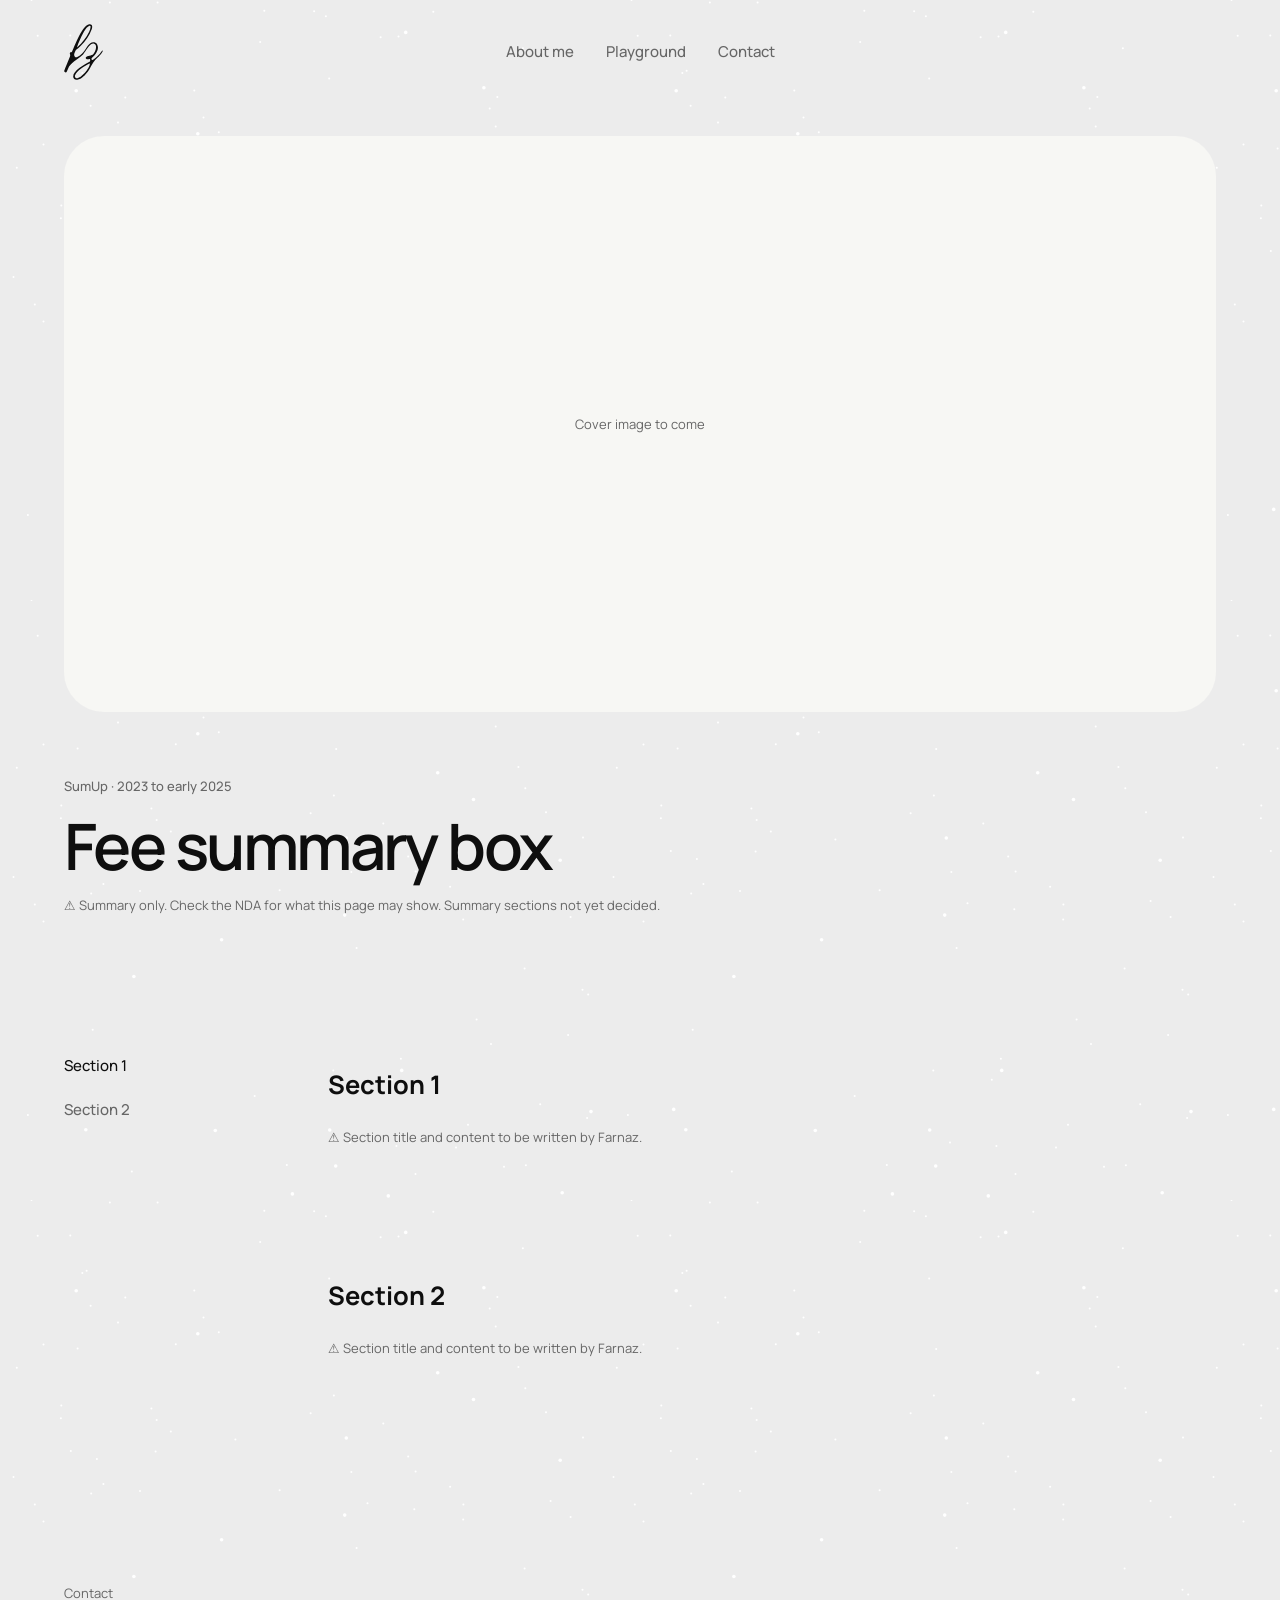
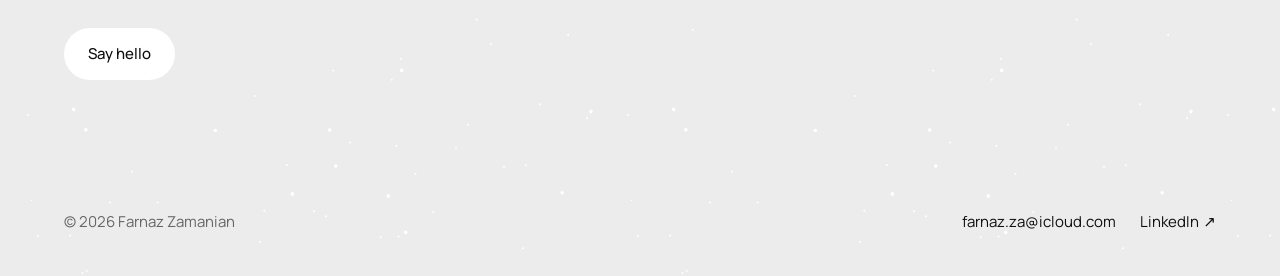
<file: 02 Site/sumup-fee-summary-box.html>
<!doctype html>
<html lang="en">
<head>
  <meta charset="utf-8">
  <meta name="viewport" content="width=device-width, initial-scale=1">
  <title>Fee summary box · Farnaz Zamanian</title>
  <link rel="preconnect" href="https://fonts.googleapis.com">
  <link rel="preconnect" href="https://fonts.gstatic.com" crossorigin>
  <link rel="stylesheet" href="https://fonts.googleapis.com/css2?family=Manrope:wght@400;500;600&display=swap">
  <link rel="stylesheet" href="style.css?v=20261119a">
  <script src="main.js?v=20261119a" defer></script>
</head>
<body>
  <a class="skip" href="#main">Skip to content</a>
  <header class="site-header">
    <nav class="nav container" aria-label="Main">
      <a class="nav__home" href="index.html" aria-label="Farnaz Zamanian, home"><svg class="logo" viewBox="82 6 348 500" aria-hidden="true" focusable="false"><path d="M307.298 8.20898C339.814 5.30316 336.316 33.285 328.627 54.3984C308.853 108.698 273.041 160.387 232.014 201.142C224.745 208.503 216.998 215.389 208.826 221.754C200.422 228.169 191.078 231.038 186.95 240.13C183.36 248.037 179.671 256.204 176.059 264.461C166.529 286.24 179.042 309.8 200.924 300.509C234.007 286.46 257.809 255.288 276.921 226.456C288.72 208.657 299.004 190.495 317.171 178.233C333.674 165.115 365.833 166.449 377.212 186.185C401.327 228.013 365.692 281.834 332.319 306.9C328.589 309.703 326.84 315.054 327.489 319.675C328.464 326.607 335.839 328.576 341.574 324.561C378.059 299.019 393.196 285.173 421.891 244.902C422.743 243.706 423.875 242.552 425.321 242.808C427.142 243.129 428.756 244.733 428.507 246.565C427.128 256.704 405.803 280.187 400.363 286.557C394.262 293.702 387.477 300.314 380.286 306.552C351.636 331.403 332.497 365.231 315.018 398.89C309.653 409.22 303.227 419.217 295.889 429.108C272.165 459.653 240.599 495.682 200.924 503.237C181.516 506.933 166.406 496.988 163.854 477.857C163.312 421.827 260.702 370.568 309.542 344.035C313.824 341.709 316.378 337.125 315.821 332.283C315.411 328.715 314.885 325.37 314.247 321.642C313.877 319.478 311.641 318.179 309.558 318.869C300.068 321.99 280.174 325.458 276.649 312.515C275.882 309.603 276.317 306.507 277.857 303.914C290.083 283.186 329.113 291.074 344.763 272.793C349.681 267.048 354.107 260.928 357.358 254.126C365.285 237.545 380.638 193.138 351.081 182.028C321.523 170.919 293.761 221.754 272.903 249.93C266.989 257.919 261.683 266.334 255.353 274.004C252.06 277.967 248.4 281.954 244.438 285.821C206.471 322.877 137.004 354.949 118.156 404.54C115.755 410.859 111.068 421.158 107.497 430.136C104.922 436.61 97.5858 440.306 91.3115 437.274C85.1284 434.287 82.3163 426.478 85.04 420.175C90.3221 407.95 96.7966 391.263 99.7461 383.979L135.475 295.416C138.038 289.063 137.797 281.922 135.437 275.49C133.602 270.489 132.807 264.473 136.341 260.487C142.117 253.974 149.851 261.039 153.254 254.126C180.196 199.389 242.364 20.1179 307.298 8.20898ZM312.146 359.053C311.788 358.118 310.782 358.011 309.899 358.482C265.121 382.412 199.877 416.162 179.975 465.539C177.712 471.154 179.617 478.369 183.101 484.067C185.146 487.413 188.495 489.847 192.385 490.344C233.6 495.606 316.963 394.35 312.332 359.705C312.305 359.5 312.219 359.246 312.146 359.053ZM308.918 21.8477C299 26.3564 291.326 32.4171 284.113 40.5283C253.822 74.5938 217.723 160.934 201.337 204.847C200.024 208.378 198.787 211.937 197.629 215.521C200.313 213.337 202.978 211.128 205.621 208.896C246.649 169.135 282.272 125.9 306.68 74.0479C312.883 60.8682 318.46 46.3257 319.492 31.6904C320.005 24.4195 315.833 21.6544 308.918 21.8477Z" fill="currentColor"/></svg></a>
      <ul class="nav__links"><li><a href="about.html">About me</a></li><li><a href="playground.html">Playground</a></li><li><a href="contact.html">Contact</a></li></ul>
    </nav>
  </header>
  <main id="main">
    <article class="cs">
      <div class="cs__cover container" aria-hidden="true"><span class="card__placeholder">Cover image to come</span></div>
      <header class="cs__head container">
        <p class="cs__meta">SumUp · 2023 to early 2025</p>
        <h1 class="page-title">Fee summary box</h1>
        <p class="todo">⚠️ Summary only. Check the NDA for what this page may show. Summary sections not yet decided.</p>
      </header>
      <div class="cs__body container">
        <nav class="cs__toc" aria-label="Sections"><ul><li><a href="#section-1">Section 1</a></li><li><a href="#section-2">Section 2</a></li></ul></nav>
        <div class="cs__content">
        <section class="cs__section" id="section-1">
          <h2>Section 1</h2>
          <p class="todo">⚠️ Section title and content to be written by Farnaz.</p>
        </section>
        <section class="cs__section" id="section-2">
          <h2>Section 2</h2>
          <p class="todo">⚠️ Section title and content to be written by Farnaz.</p>
        </section>
        </div>
      </div>
    </article>
  </main>
  <footer class="site-footer" id="contact">
    <div class="container footer">
      <p class="footer__label">Contact</p>
      <div class="footer__ctas">
        <a class="cta" href="contact.html"><svg class="cta__icon" viewBox="0 0 24 24" aria-hidden="true" focusable="false"><rect x="3" y="5" width="18" height="14" rx="2" fill="none" stroke="currentColor" stroke-width="1.8"/><path d="m4 7 8 6 8-6" fill="none" stroke="currentColor" stroke-width="1.8" stroke-linecap="round" stroke-linejoin="round"/></svg><span class="cta__label">Say hello</span></a>
      </div>
      <p class="todo" data-config-note hidden></p>
    </div>
    <div class="container endbar">
      <p class="endbar__name">© 2026 Farnaz Zamanian</p>
      <ul class="endbar__links">
        <li><a href="mailto:farnaz.za@icloud.com">farnaz.za@icloud.com</a></li>
        <li><a href="https://www.linkedin.com/in/farnaz-zamanian-37882090/" target="_blank" rel="noopener">LinkedIn<span class="endbar__arrow" aria-hidden="true">↗</span><span class="sr-only"> (opens in a new tab)</span></a></li>
      </ul>
    </div>
  </footer>
</body>
</html>
</file>
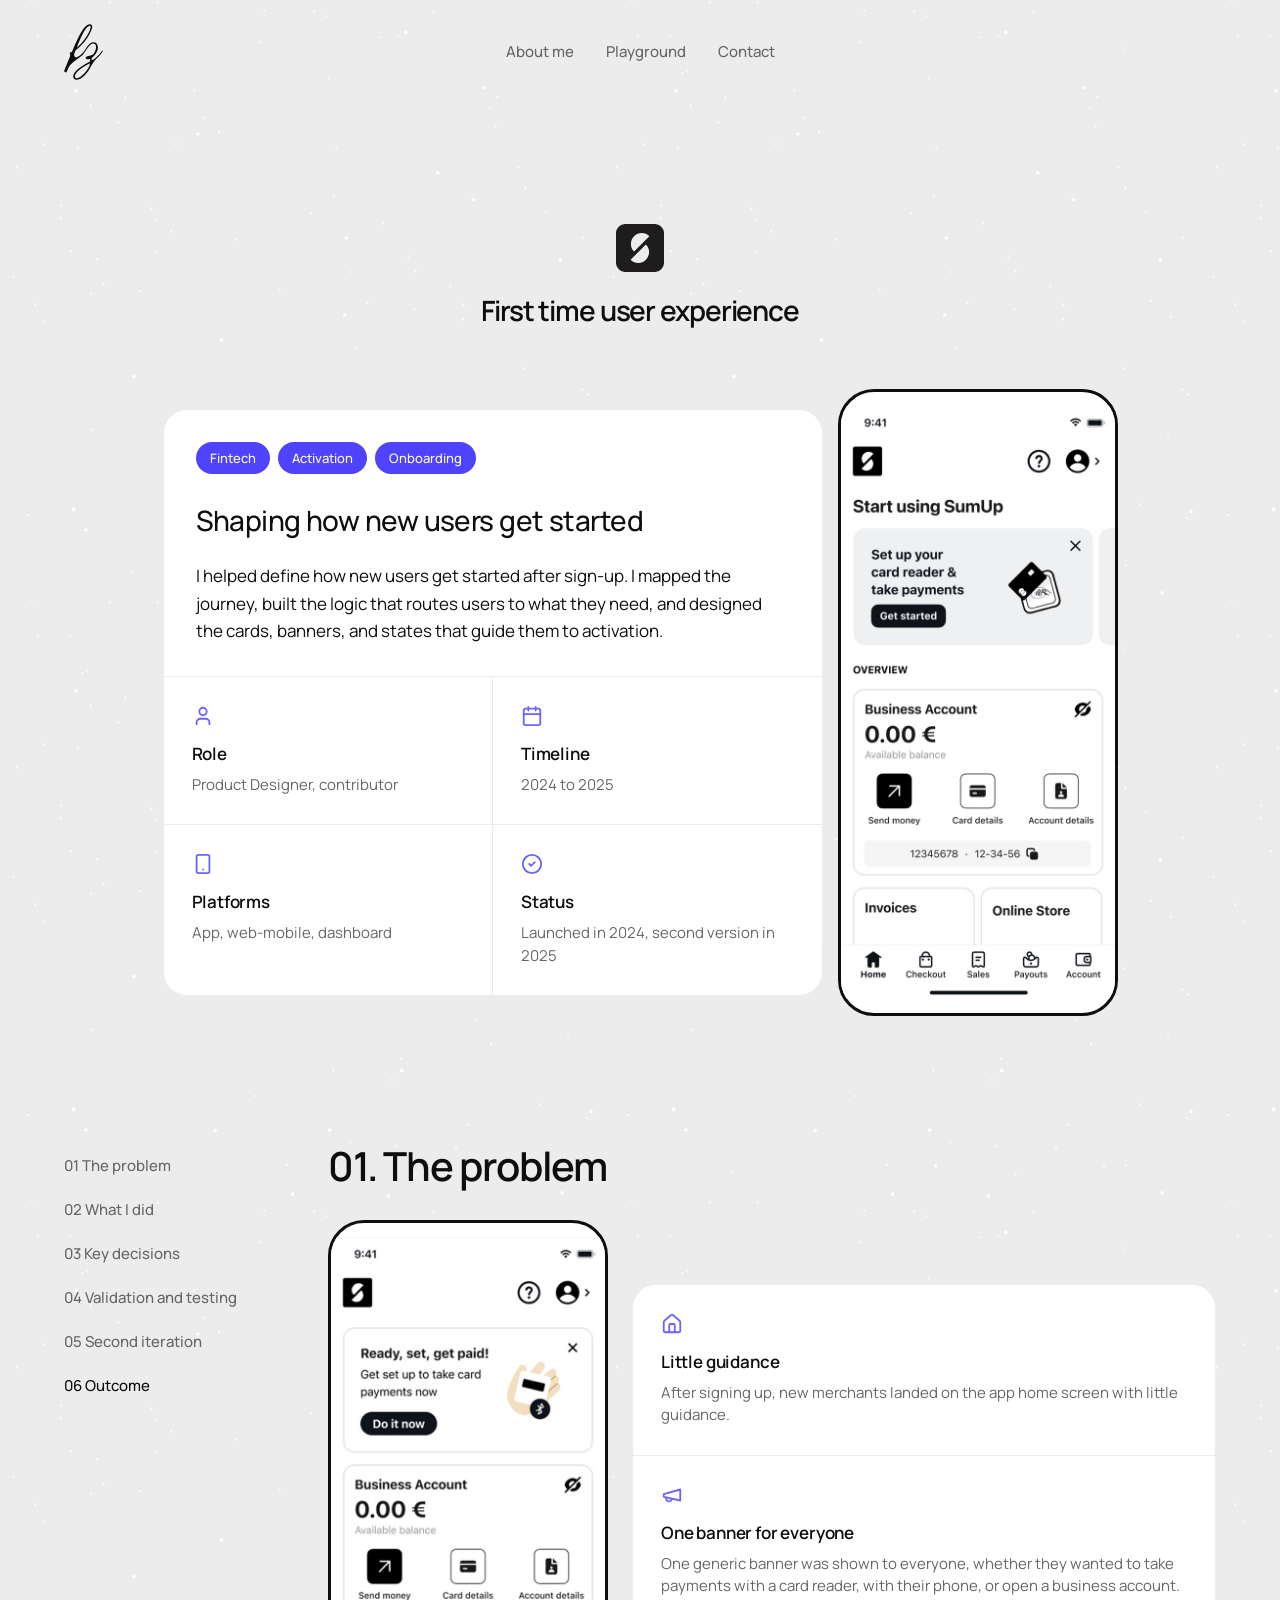
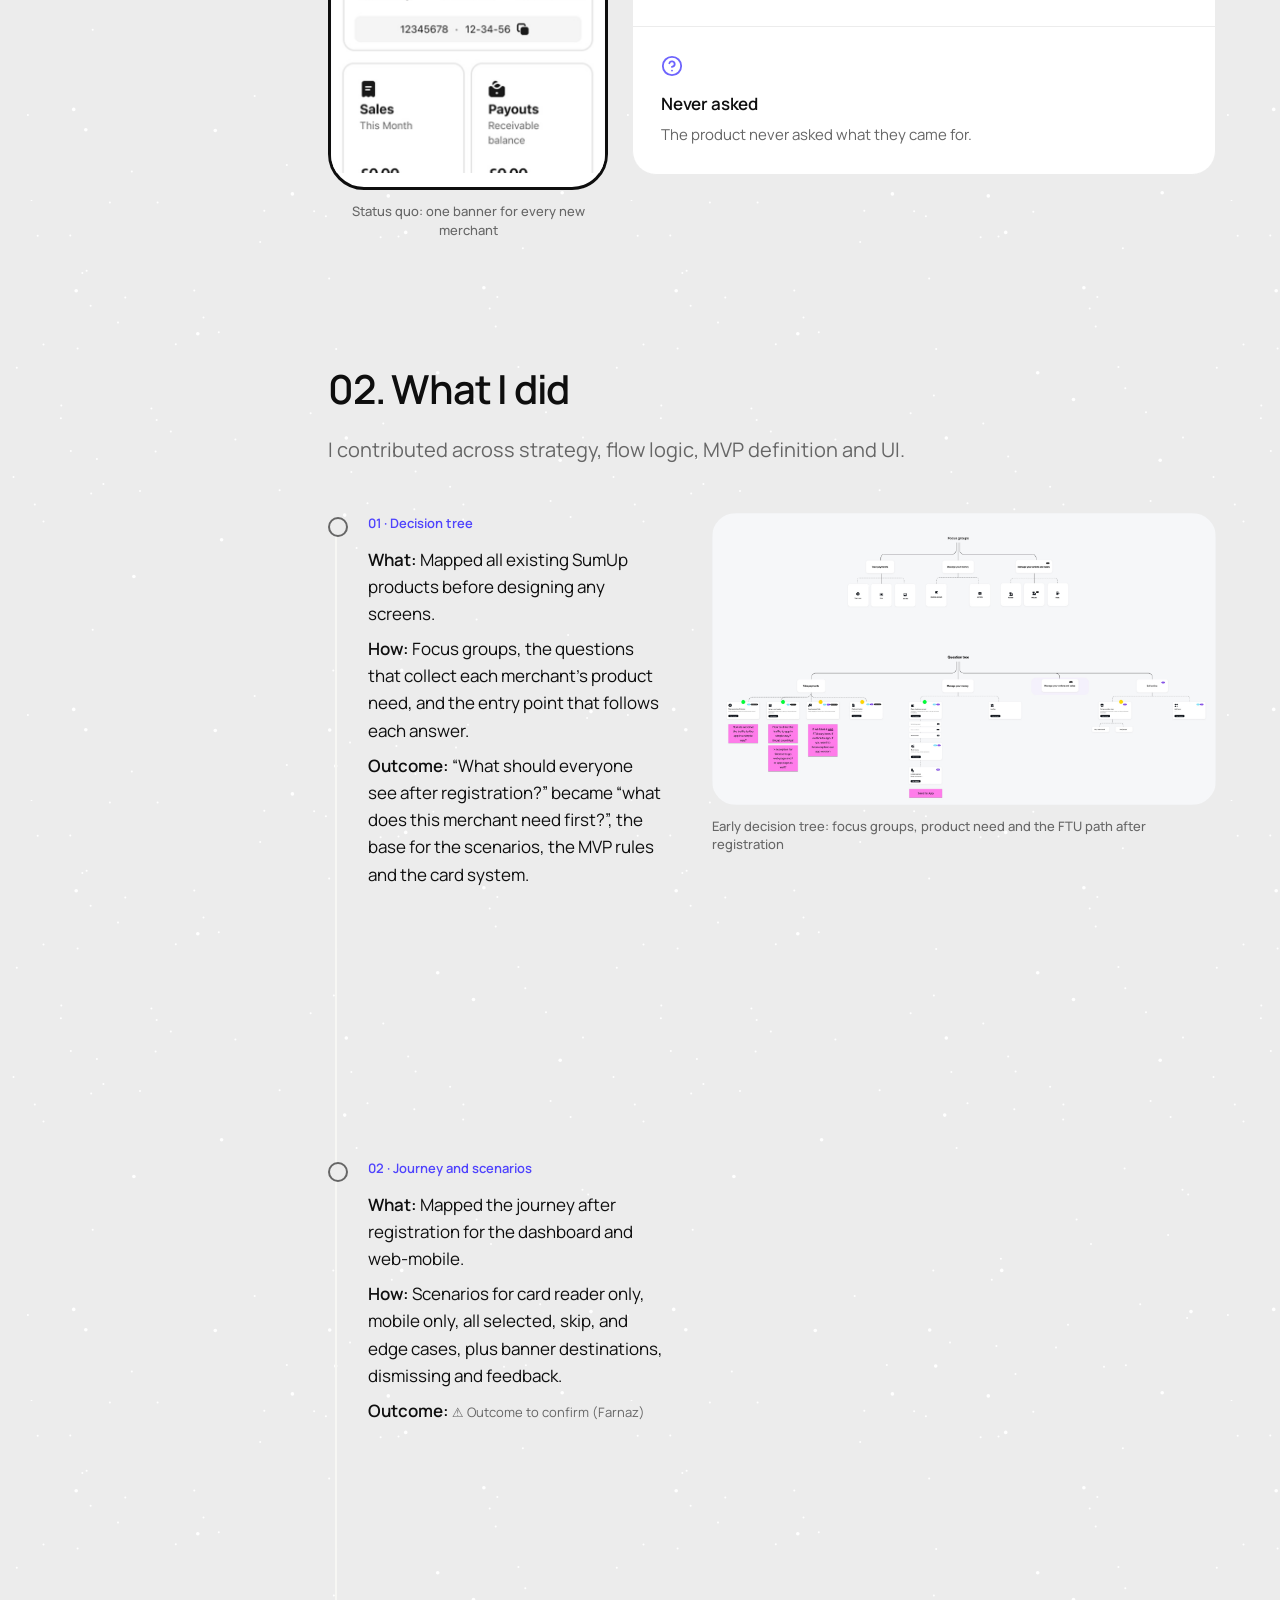
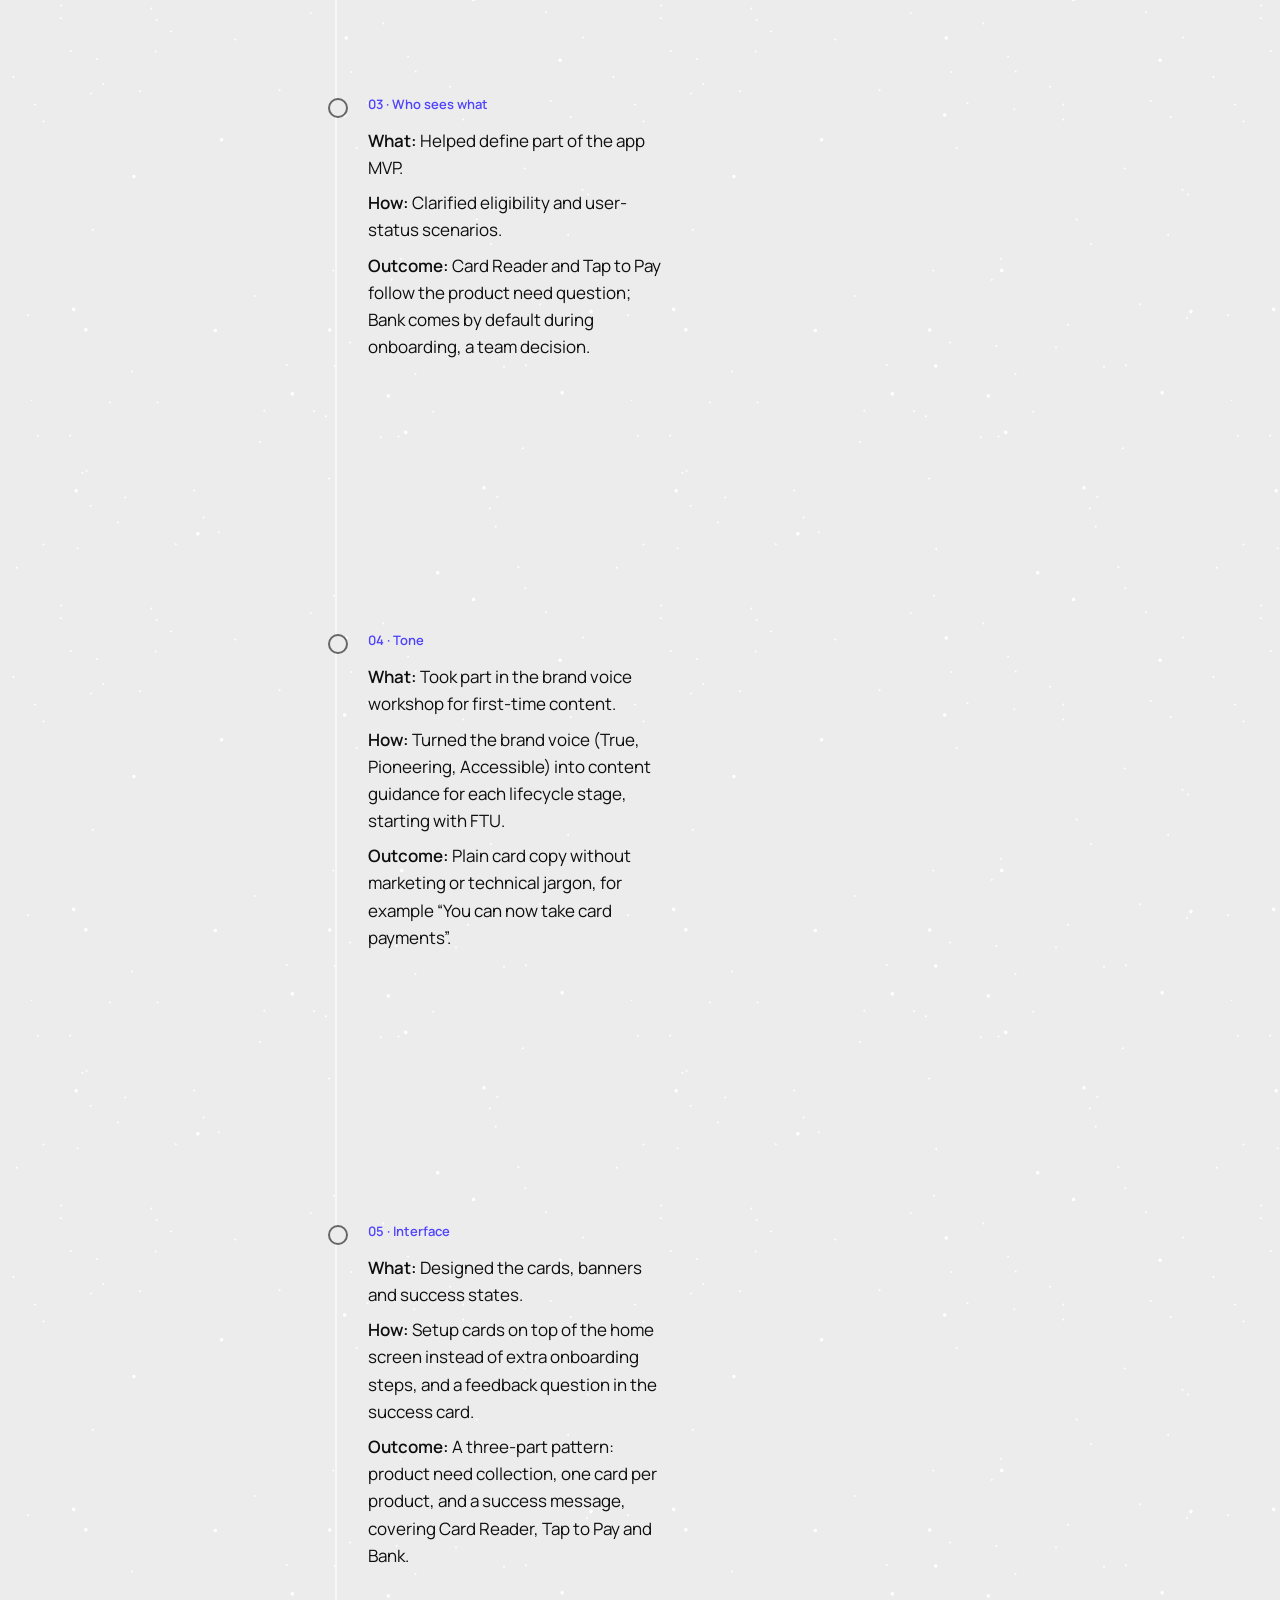
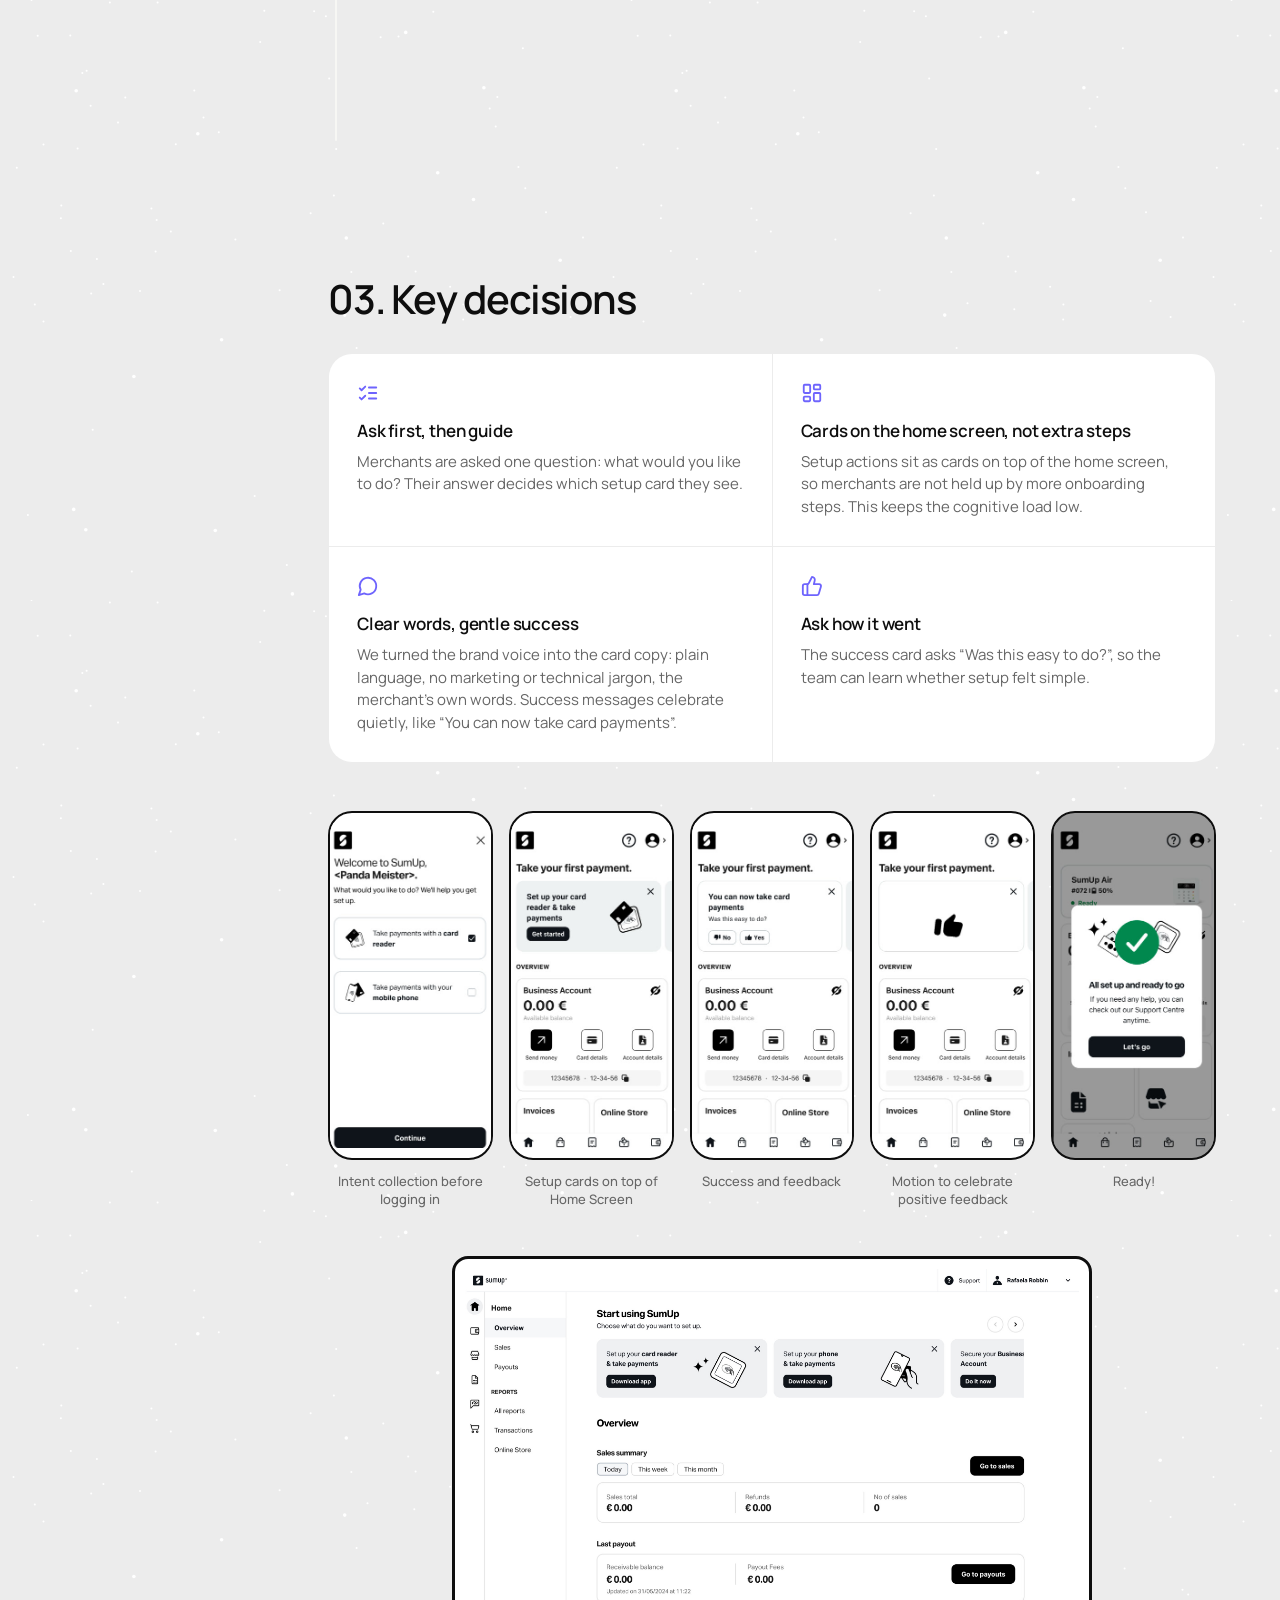
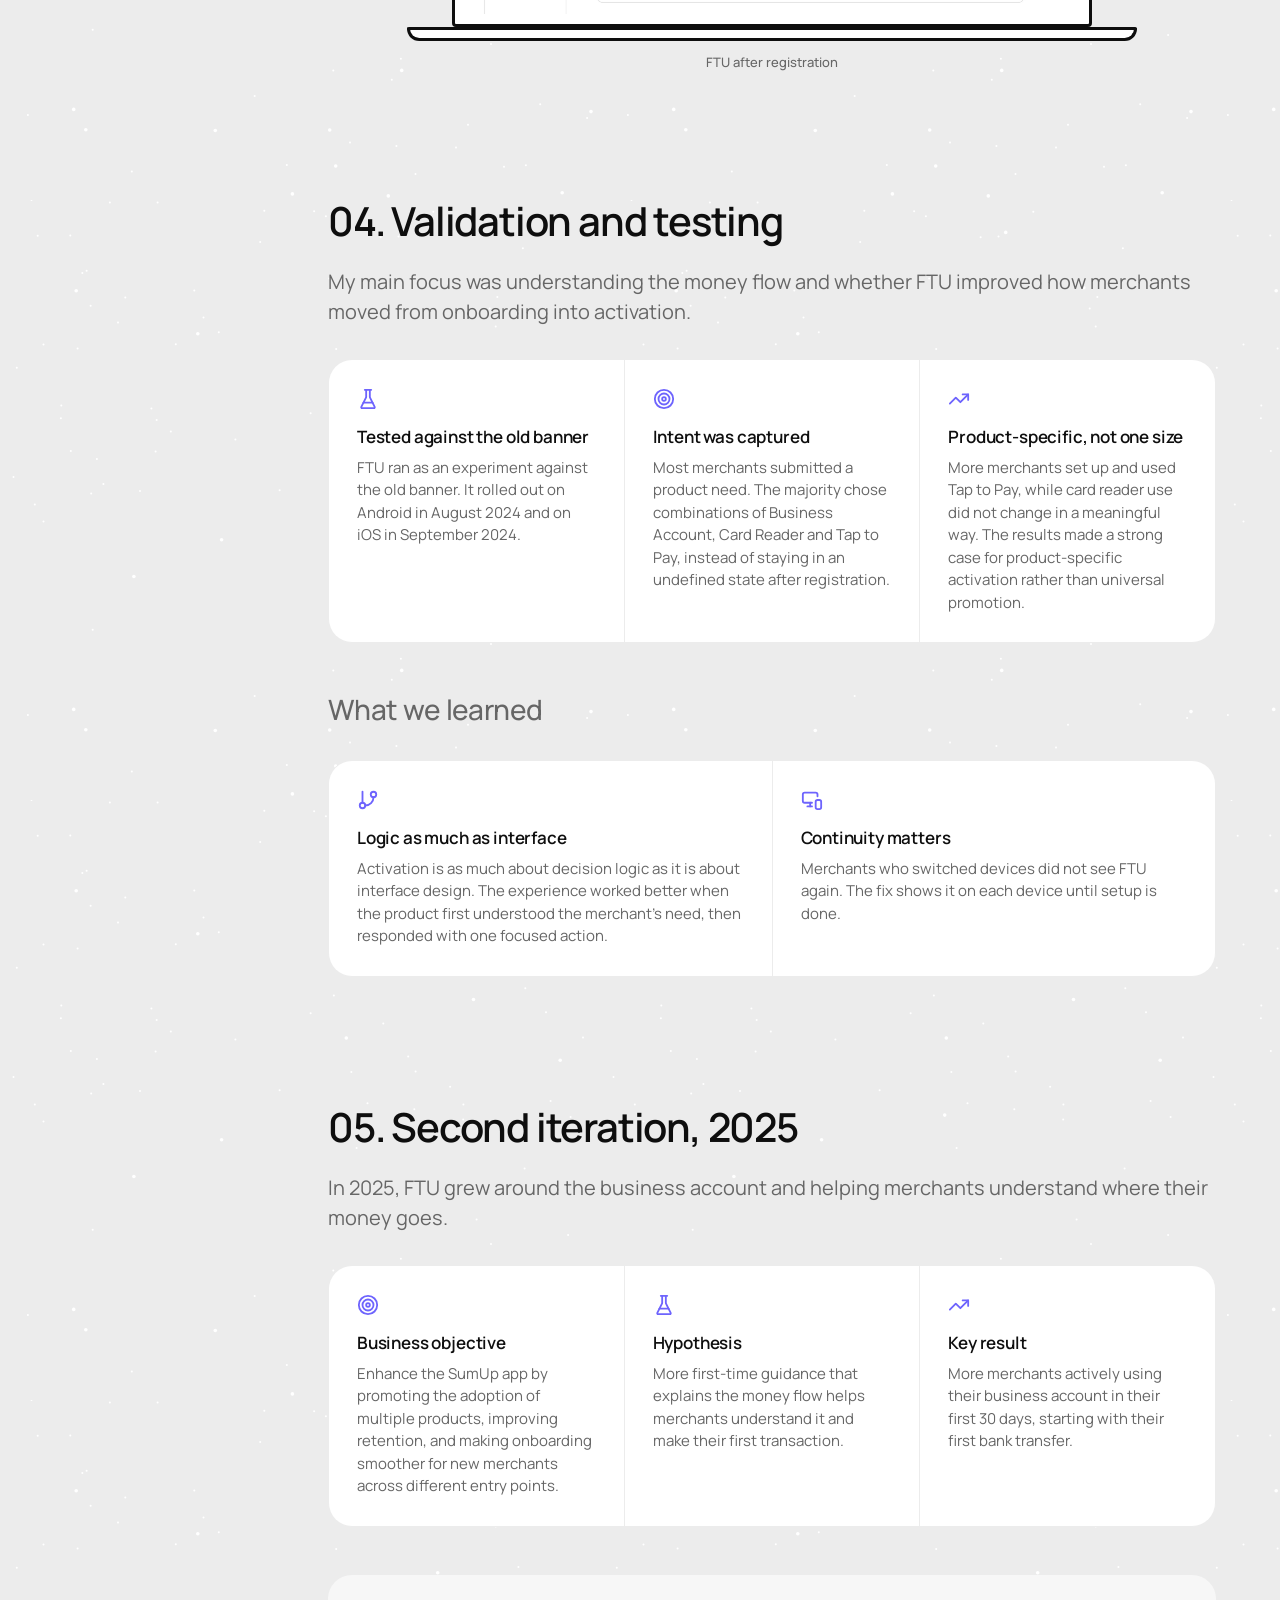
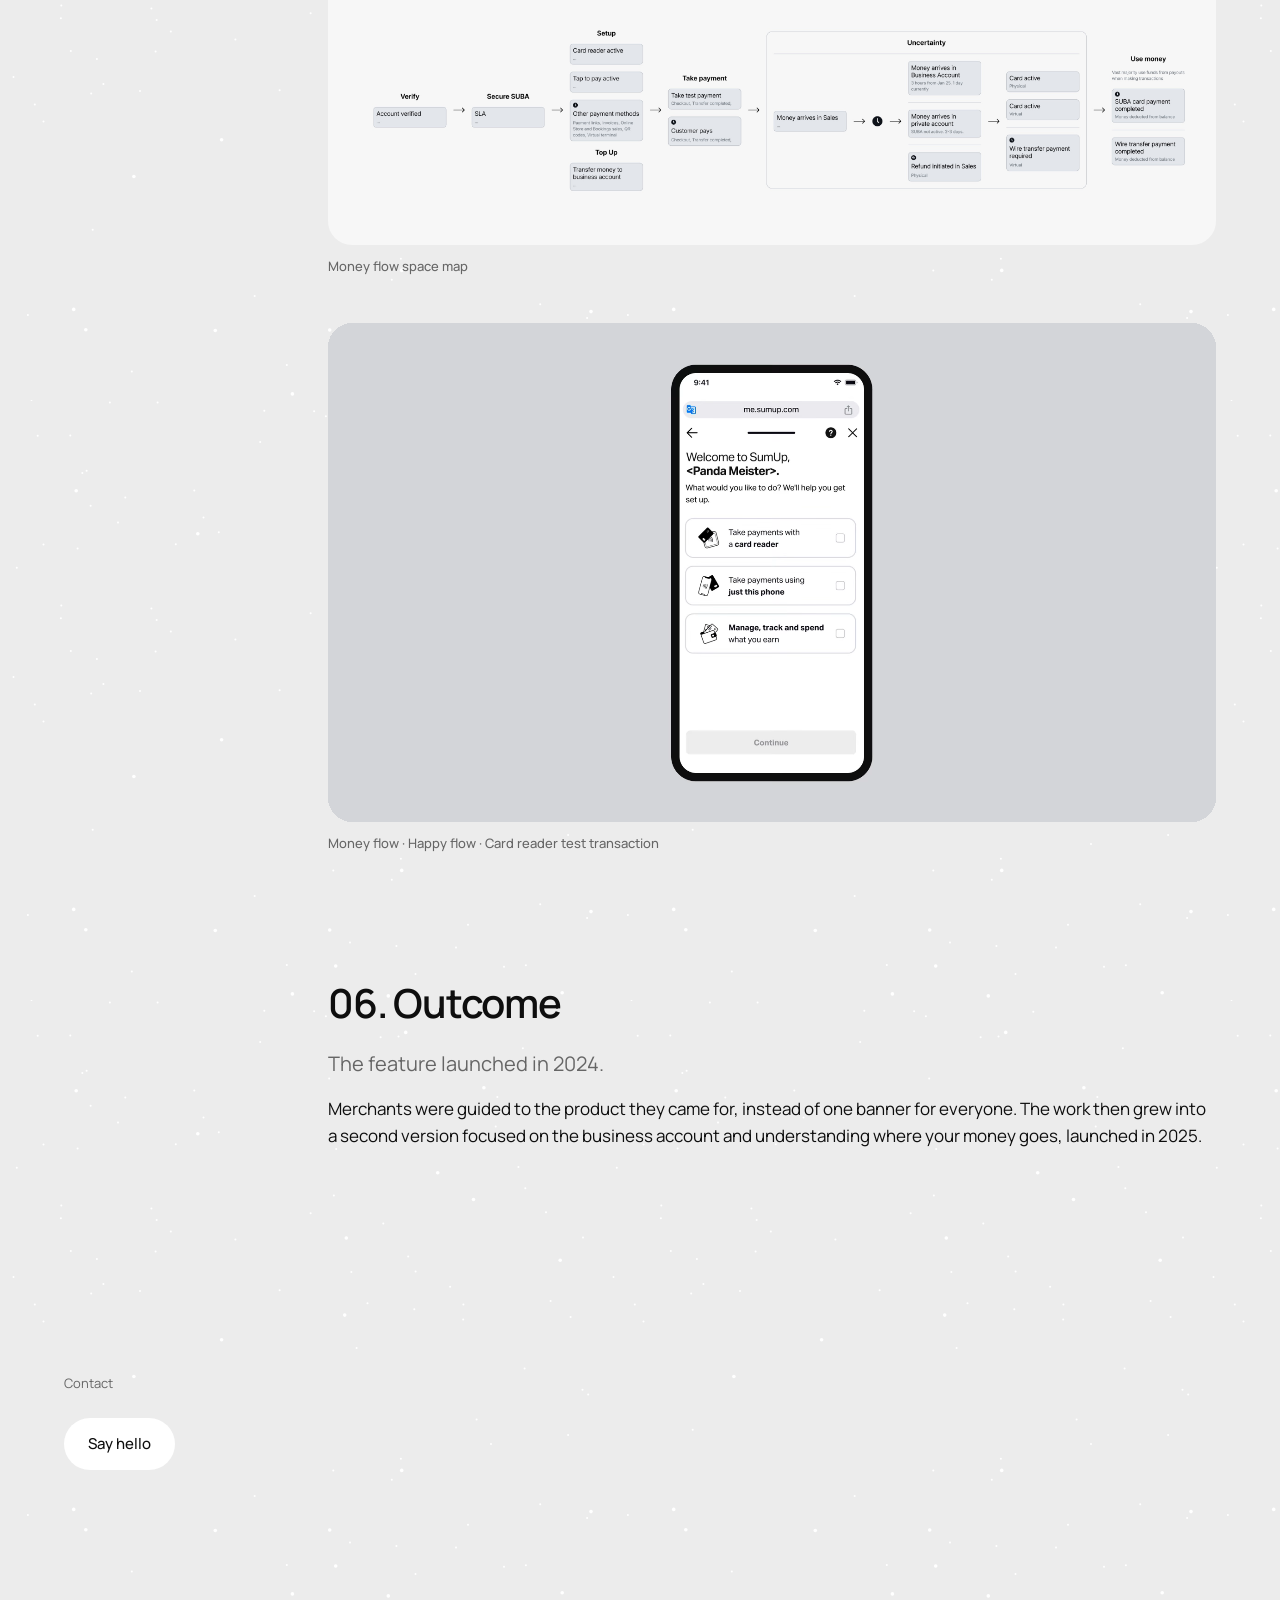
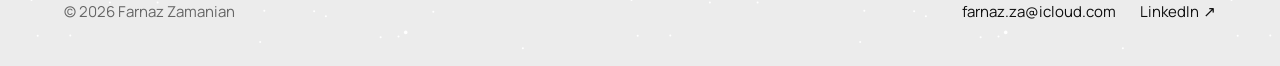
<file: 02 Site/sumup-first-time-user-experience.html>
<!doctype html>
<html lang="en">
<head>
  <meta charset="utf-8">
  <meta name="viewport" content="width=device-width, initial-scale=1">
  <title>First time user experience · Farnaz Zamanian</title>
  <link rel="preconnect" href="https://fonts.googleapis.com">
  <link rel="preconnect" href="https://fonts.gstatic.com" crossorigin>
  <link rel="stylesheet" href="https://fonts.googleapis.com/css2?family=Manrope:wght@400;500;600&display=swap">
  <link rel="stylesheet" href="style.css?v=20261119a">
  <script src="main.js?v=20261119a" defer></script>
</head>
<body>
  <a class="skip" href="#main">Skip to content</a>
  <header class="site-header">
    <nav class="nav container" aria-label="Main">
      <a class="nav__home" href="index.html" aria-label="Farnaz Zamanian, home"><svg class="logo" viewBox="82 6 348 500" aria-hidden="true" focusable="false"><path d="M307.298 8.20898C339.814 5.30316 336.316 33.285 328.627 54.3984C308.853 108.698 273.041 160.387 232.014 201.142C224.745 208.503 216.998 215.389 208.826 221.754C200.422 228.169 191.078 231.038 186.95 240.13C183.36 248.037 179.671 256.204 176.059 264.461C166.529 286.24 179.042 309.8 200.924 300.509C234.007 286.46 257.809 255.288 276.921 226.456C288.72 208.657 299.004 190.495 317.171 178.233C333.674 165.115 365.833 166.449 377.212 186.185C401.327 228.013 365.692 281.834 332.319 306.9C328.589 309.703 326.84 315.054 327.489 319.675C328.464 326.607 335.839 328.576 341.574 324.561C378.059 299.019 393.196 285.173 421.891 244.902C422.743 243.706 423.875 242.552 425.321 242.808C427.142 243.129 428.756 244.733 428.507 246.565C427.128 256.704 405.803 280.187 400.363 286.557C394.262 293.702 387.477 300.314 380.286 306.552C351.636 331.403 332.497 365.231 315.018 398.89C309.653 409.22 303.227 419.217 295.889 429.108C272.165 459.653 240.599 495.682 200.924 503.237C181.516 506.933 166.406 496.988 163.854 477.857C163.312 421.827 260.702 370.568 309.542 344.035C313.824 341.709 316.378 337.125 315.821 332.283C315.411 328.715 314.885 325.37 314.247 321.642C313.877 319.478 311.641 318.179 309.558 318.869C300.068 321.99 280.174 325.458 276.649 312.515C275.882 309.603 276.317 306.507 277.857 303.914C290.083 283.186 329.113 291.074 344.763 272.793C349.681 267.048 354.107 260.928 357.358 254.126C365.285 237.545 380.638 193.138 351.081 182.028C321.523 170.919 293.761 221.754 272.903 249.93C266.989 257.919 261.683 266.334 255.353 274.004C252.06 277.967 248.4 281.954 244.438 285.821C206.471 322.877 137.004 354.949 118.156 404.54C115.755 410.859 111.068 421.158 107.497 430.136C104.922 436.61 97.5858 440.306 91.3115 437.274C85.1284 434.287 82.3163 426.478 85.04 420.175C90.3221 407.95 96.7966 391.263 99.7461 383.979L135.475 295.416C138.038 289.063 137.797 281.922 135.437 275.49C133.602 270.489 132.807 264.473 136.341 260.487C142.117 253.974 149.851 261.039 153.254 254.126C180.196 199.389 242.364 20.1179 307.298 8.20898ZM312.146 359.053C311.788 358.118 310.782 358.011 309.899 358.482C265.121 382.412 199.877 416.162 179.975 465.539C177.712 471.154 179.617 478.369 183.101 484.067C185.146 487.413 188.495 489.847 192.385 490.344C233.6 495.606 316.963 394.35 312.332 359.705C312.305 359.5 312.219 359.246 312.146 359.053ZM308.918 21.8477C299 26.3564 291.326 32.4171 284.113 40.5283C253.822 74.5938 217.723 160.934 201.337 204.847C200.024 208.378 198.787 211.937 197.629 215.521C200.313 213.337 202.978 211.128 205.621 208.896C246.649 169.135 282.272 125.9 306.68 74.0479C312.883 60.8682 318.46 46.3257 319.492 31.6904C320.005 24.4195 315.833 21.6544 308.918 21.8477Z" fill="currentColor"/></svg></a>
      <ul class="nav__links"><li><a href="about.html">About me</a></li><li><a href="playground.html">Playground</a></li><li><a href="contact.html">Contact</a></li></ul>
    </nav>
  </header>
  <main id="main">
    <article class="cs cs--sumup">
      <header class="cs__title cs-hero container">
        <img class="cs-hero__logo" src="assets/logos/sumup.svg" alt="SumUp logo" width="48" height="48">
        <h1 class="page-title">First time user experience</h1>
        <div class="cs-hero__row">
          <div class="cs-hero__cards fgrid fgrid--hero is-in">
            <div class="fgrid__cell fgrid__cell--lead">
            <ul class="cs-hero__tags" aria-label="Industry"><li>Fintech</li><li>Activation</li><li>Onboarding</li></ul>
            <p class="cs-hero__headline">Shaping how new users get started</p>
            <p class="cs-hero__body">I helped define how new users get started after sign-up. I mapped the journey, built the logic that routes users to what they need, and designed the cards, banners, and states that guide them to activation.</p>
            </div>
            <dl class="fgrid__cell"><svg aria-hidden="true" focusable="false" class="fgrid__icon" xmlns="http://www.w3.org/2000/svg" width="24" height="24" viewBox="0 0 24 24" fill="none" stroke="currentColor" stroke-width="2" stroke-linecap="round" stroke-linejoin="round" ><path d="M19 21v-2a4 4 0 0 0-4-4H9a4 4 0 0 0-4 4v2" /><circle cx="12" cy="7" r="4" /></svg><dt class="fgrid__title">Role</dt><dd class="fgrid__text">Product Designer, contributor</dd></dl>
            <dl class="fgrid__cell"><svg aria-hidden="true" focusable="false" class="fgrid__icon" xmlns="http://www.w3.org/2000/svg" width="24" height="24" viewBox="0 0 24 24" fill="none" stroke="currentColor" stroke-width="2" stroke-linecap="round" stroke-linejoin="round" ><path d="M8 2v4" /><path d="M16 2v4" /><rect width="18" height="18" x="3" y="4" rx="2" /><path d="M3 10h18" /></svg><dt class="fgrid__title">Timeline</dt><dd class="fgrid__text">2024 to 2025</dd></dl>
            <dl class="fgrid__cell"><svg aria-hidden="true" focusable="false" class="fgrid__icon" xmlns="http://www.w3.org/2000/svg" width="24" height="24" viewBox="0 0 24 24" fill="none" stroke="currentColor" stroke-width="2" stroke-linecap="round" stroke-linejoin="round" ><rect width="14" height="20" x="5" y="2" rx="2" ry="2" /><path d="M12 18h.01" /></svg><dt class="fgrid__title">Platforms</dt><dd class="fgrid__text">App, web-mobile, dashboard</dd></dl>
            <dl class="fgrid__cell"><svg aria-hidden="true" focusable="false" class="fgrid__icon" xmlns="http://www.w3.org/2000/svg" width="24" height="24" viewBox="0 0 24 24" fill="none" stroke="currentColor" stroke-width="2" stroke-linecap="round" stroke-linejoin="round" ><circle cx="12" cy="12" r="10" /><path d="m9 12 2 2 4-4" /></svg><dt class="fgrid__title">Status</dt><dd class="fgrid__text">Launched in 2024, second version in 2025</dd></dl>
          </div>
          <div class="cs-hero__mock">
            <div class="phone-line phone-line--hero"><img src="assets/sumup-first-time-user-experience/hero-home.jpg" alt="SumUp app home screen: “Start using SumUp” with a card to set up the card reader and take payments, above the Business Account overview" width="560" height="1212"></div>
          </div>
        </div>
      </header>
      <div class="cs__body container">
        <nav class="cs__toc" aria-label="Sections"><ul><li><a href="#problem">01 The problem</a></li><li><a href="#what-i-did">02 What I did</a></li><li><a href="#decisions">03 Key decisions</a></li><li><a href="#validation">04 Validation and testing</a></li><li><a href="#second-iteration">05 Second iteration</a></li><li><a href="#outcome">06 Outcome</a></li></ul></nav>
        <div class="cs__content">
        <section class="cs__section" id="problem">
          <h2>01. The problem</h2>
          <div class="cs-split">
            <figure class="cs-split__mock">
              <div class="phone-line phone-line--hero"><img src="assets/sumup-first-time-user-experience/status-quo.jpg" alt="The old app home screen: one banner, “Ready, set, get paid! Get set up to take card payments now”, shown to every new merchant above the Business Account overview" width="560" height="1096" loading="lazy"></div>
              <figcaption>Status quo: one banner for every new merchant</figcaption>
            </figure>
            <div class="fgrid cs-split__cards">
              <div class="fgrid__cell"><svg aria-hidden="true" focusable="false" class="fgrid__icon" xmlns="http://www.w3.org/2000/svg" width="24" height="24" viewBox="0 0 24 24" fill="none" stroke="currentColor" stroke-width="2" stroke-linecap="round" stroke-linejoin="round" ><path d="M15 21v-8a1 1 0 0 0-1-1h-4a1 1 0 0 0-1 1v8" /><path d="M3 10a2 2 0 0 1 .709-1.528l7-5.999a2 2 0 0 1 2.582 0l7 5.999A2 2 0 0 1 21 10v9a2 2 0 0 1-2 2H5a2 2 0 0 1-2-2z" /></svg><h3 class="fgrid__title">Little guidance</h3><p class="fgrid__text">After signing up, new merchants landed on the app home screen with little guidance.</p></div>
              <div class="fgrid__cell"><svg aria-hidden="true" focusable="false" class="fgrid__icon" xmlns="http://www.w3.org/2000/svg" width="24" height="24" viewBox="0 0 24 24" fill="none" stroke="currentColor" stroke-width="2" stroke-linecap="round" stroke-linejoin="round" ><path d="m3 11 18-5v12L3 14v-3z" /><path d="M11.6 16.8a3 3 0 1 1-5.8-1.6" /></svg><h3 class="fgrid__title">One banner for everyone</h3><p class="fgrid__text">One generic banner was shown to everyone, whether they wanted to take payments with a card reader, with their phone, or open a business account.</p></div>
              <div class="fgrid__cell"><svg aria-hidden="true" focusable="false" class="fgrid__icon" xmlns="http://www.w3.org/2000/svg" width="24" height="24" viewBox="0 0 24 24" fill="none" stroke="currentColor" stroke-width="2" stroke-linecap="round" stroke-linejoin="round" ><circle cx="12" cy="12" r="10" /><path d="M9.09 9a3 3 0 0 1 5.83 1c0 2-3 3-3 3" /><path d="M12 17h.01" /></svg><h3 class="fgrid__title">Never asked</h3><p class="fgrid__text">The product never asked what they came for.</p></div>
            </div>
          </div>
        </section>
        <section class="cs__section" id="what-i-did">
          <h2>02. What I did</h2>
          <p class="cs__point cs__lead cs__lead--small">I contributed across strategy, flow logic, MVP definition and UI.</p>
          <div class="steps-sticky">
          <ol class="steps">
            <li class="step">
              <div class="step__text">
                <p class="step__phase">01 · Decision tree</p>
                <p class="step__what"><strong>What:</strong> Mapped all existing SumUp products before designing any screens.</p>
                <p><strong>How:</strong> Focus groups, the questions that collect each merchant’s product need, and the entry point that follows each answer.</p>
                <p><strong>Outcome:</strong> “What should everyone see after registration?” became “what does this merchant need first?”, the base for the scenarios, the MVP rules and the card system.</p>
              </div>
              <figure class="step__media--inline"><img class="cs-media__item" src="assets/sumup-first-time-user-experience/decision-tree.jpg" alt="Decision tree board: focus groups (Take payments, Manage your money, Manage your orders and sales) with their products, and a question tree leading each answer to a setup card" width="3200" height="1857" loading="lazy"><figcaption>Early decision tree: focus groups, product need and the FTU path after registration</figcaption></figure>
            </li>
            <li class="step">
              <div class="step__text">
                <p class="step__phase">02 · Journey and scenarios</p>
                <p class="step__what"><strong>What:</strong> Mapped the journey after registration for the dashboard and web-mobile.</p>
                <p><strong>How:</strong> Scenarios for card reader only, mobile only, all selected, skip, and edge cases, plus banner destinations, dismissing and feedback.</p>
                <p><strong>Outcome:</strong> <span class="todo">⚠️ Outcome to confirm (Farnaz)</span></p>
              </div>
              <figure class="step__media--inline"><img class="cs-media__item" src="assets/sumup-first-time-user-experience/web-ftu-board.jpg" alt="Web FTU board: setup cards for taking payments and managing money, the “What brings you here?” question, and two dashboard overview screens with setup and upcoming actions" width="3200" height="1006" loading="lazy"><figcaption>Web FTU: setup cards, the intent question and dashboard overviews</figcaption></figure>
            </li>
            <li class="step">
              <div class="step__text">
                <p class="step__phase">03 · Who sees what</p>
                <p class="step__what"><strong>What:</strong> Helped define part of the app MVP.</p>
                <p><strong>How:</strong> Clarified eligibility and user-status scenarios.</p>
                <p><strong>Outcome:</strong> Card Reader and Tap to Pay follow the product need question; Bank comes by default during onboarding, a team decision.</p>
              </div>
              <figure class="step__media--inline"><div class="cs-media__placeholder" role="img" aria-label="Placeholder: MVP logic: who sees which card, still to be added"><span>⚠️ MVP logic: who sees which card</span><span class="cs-media__hint">Image to come</span></div></figure>
            </li>
            <li class="step">
              <div class="step__text">
                <p class="step__phase">04 · Tone</p>
                <p class="step__what"><strong>What:</strong> Took part in the brand voice workshop for first-time content.</p>
                <p><strong>How:</strong> Turned the brand voice (True, Pioneering, Accessible) into content guidance for each lifecycle stage, starting with FTU.</p>
                <p><strong>Outcome:</strong> Plain card copy without marketing or technical jargon, for example “You can now take card payments”.</p>
              </div>
              <figure class="step__media--inline"><div class="cs-media__placeholder" role="img" aria-label="Placeholder: Brand voice workshop, still to be added"><span>⚠️ Brand voice workshop</span><span class="cs-media__hint">Image to come</span></div></figure>
            </li>
            <li class="step">
              <div class="step__text">
                <p class="step__phase">05 · Interface</p>
                <p class="step__what"><strong>What:</strong> Designed the cards, banners and success states.</p>
                <p><strong>How:</strong> Setup cards on top of the home screen instead of extra onboarding steps, and a feedback question in the success card.</p>
                <p><strong>Outcome:</strong> A three-part pattern: product need collection, one card per product, and a success message, covering Card Reader, Tap to Pay and Bank.</p>
              </div>
              <figure class="step__media--inline"><div class="cs-media__placeholder" role="img" aria-label="Placeholder: FTU cards and success states, still to be added"><span>⚠️ FTU cards and success states</span><span class="cs-media__hint">Image to come</span></div></figure>
            </li>
          </ol>
          <div class="steps-stage">
            <figure><img class="cs-media__item" src="assets/sumup-first-time-user-experience/decision-tree.jpg" alt="Decision tree board: focus groups (Take payments, Manage your money, Manage your orders and sales) with their products, and a question tree leading each answer to a setup card" width="3200" height="1857" loading="lazy"><figcaption>Early decision tree: focus groups, product need and the FTU path after registration</figcaption></figure>
            <figure><img class="cs-media__item" src="assets/sumup-first-time-user-experience/web-ftu-board.jpg" alt="Web FTU board: setup cards for taking payments and managing money, the “What brings you here?” question, and two dashboard overview screens with setup and upcoming actions" width="3200" height="1006" loading="lazy"><figcaption>Web FTU: setup cards, the intent question and dashboard overviews</figcaption></figure>
            <figure><div class="cs-media__placeholder" role="img" aria-label="Placeholder: MVP logic: who sees which card, still to be added"><span>⚠️ MVP logic: who sees which card</span><span class="cs-media__hint">Image to come</span></div></figure>
            <figure><div class="cs-media__placeholder" role="img" aria-label="Placeholder: Brand voice workshop, still to be added"><span>⚠️ Brand voice workshop</span><span class="cs-media__hint">Image to come</span></div></figure>
            <figure><div class="cs-media__placeholder" role="img" aria-label="Placeholder: FTU cards and success states, still to be added"><span>⚠️ FTU cards and success states</span><span class="cs-media__hint">Image to come</span></div></figure>
          </div>
          </div>
        </section>
        <section class="cs__section" id="decisions">
          <h2>03. Key decisions</h2>
          <div class="fgrid fgrid--2">
            <div class="fgrid__cell"><svg aria-hidden="true" focusable="false" class="fgrid__icon" xmlns="http://www.w3.org/2000/svg" width="24" height="24" viewBox="0 0 24 24" fill="none" stroke="currentColor" stroke-width="2" stroke-linecap="round" stroke-linejoin="round" ><path d="m3 17 2 2 4-4" /><path d="m3 7 2 2 4-4" /><path d="M13 6h8" /><path d="M13 12h8" /><path d="M13 18h8" /></svg><h3 class="fgrid__title">Ask first, then guide</h3><p class="fgrid__text">Merchants are asked one question: what would you like to do? Their answer decides which setup card they see.</p></div>
            <div class="fgrid__cell"><svg aria-hidden="true" focusable="false" class="fgrid__icon" xmlns="http://www.w3.org/2000/svg" width="24" height="24" viewBox="0 0 24 24" fill="none" stroke="currentColor" stroke-width="2" stroke-linecap="round" stroke-linejoin="round" ><rect width="7" height="9" x="3" y="3" rx="1" /><rect width="7" height="5" x="14" y="3" rx="1" /><rect width="7" height="9" x="14" y="12" rx="1" /><rect width="7" height="5" x="3" y="16" rx="1" /></svg><h3 class="fgrid__title">Cards on the home screen, not extra steps</h3><p class="fgrid__text">Setup actions sit as cards on top of the home screen, so merchants are not held up by more onboarding steps. This keeps the cognitive load low.</p></div>
            <div class="fgrid__cell"><svg aria-hidden="true" focusable="false" class="fgrid__icon" xmlns="http://www.w3.org/2000/svg" width="24" height="24" viewBox="0 0 24 24" fill="none" stroke="currentColor" stroke-width="2" stroke-linecap="round" stroke-linejoin="round" ><path d="M7.9 20A9 9 0 1 0 4 16.1L2 22Z" /></svg><h3 class="fgrid__title">Clear words, gentle success</h3><p class="fgrid__text">We turned the brand voice into the card copy: plain language, no marketing or technical jargon, the merchant’s own words. Success messages celebrate quietly, like “You can now take card payments”.</p></div>
            <div class="fgrid__cell"><svg aria-hidden="true" focusable="false" class="fgrid__icon" xmlns="http://www.w3.org/2000/svg" width="24" height="24" viewBox="0 0 24 24" fill="none" stroke="currentColor" stroke-width="2" stroke-linecap="round" stroke-linejoin="round" ><path d="M7 10v12" /><path d="M15 5.88 14 10h5.83a2 2 0 0 1 1.92 2.56l-2.33 8A2 2 0 0 1 17.5 22H4a2 2 0 0 1-2-2v-8a2 2 0 0 1 2-2h2.76a2 2 0 0 0 1.79-1.11L12 2a3.13 3.13 0 0 1 3 3.88Z" /></svg><h3 class="fgrid__title">Ask how it went</h3><p class="fgrid__text">The success card asks “Was this easy to do?”, so the team can learn whether setup felt simple.</p></div>
          </div>
          <div class="phone-strip" tabindex="0" role="group" aria-label="Five launched screens, from the first question to ready">
            <figure class="phone-strip__item"><div class="phone-line"><img src="assets/sumup-first-time-user-experience/screen-1.jpg" alt="Welcome screen asking “What would you like to do?” with two options: take payments with a card reader, or with your mobile phone" width="354" height="715" loading="lazy"></div><figcaption>Intent collection before logging in</figcaption></figure>
            <figure class="phone-strip__item"><div class="phone-line"><img src="assets/sumup-first-time-user-experience/screen-2.jpg" alt="Home screen with a setup card: “Set up your card reader &amp; take payments”, Get started" width="354" height="715" loading="lazy"></div><figcaption>Setup cards on top of Home Screen</figcaption></figure>
            <figure class="phone-strip__item"><div class="phone-line"><img src="assets/sumup-first-time-user-experience/screen-3.jpg" alt="Success card: “You can now take card payments. Was this easy to do?” with No and Yes buttons" width="354" height="715" loading="lazy"></div><figcaption>Success and feedback</figcaption></figure>
            <figure class="phone-strip__item"><div class="phone-line"><img src="assets/sumup-first-time-user-experience/screen-4.jpg" alt="The success card showing a thumbs up after positive feedback" width="354" height="715" loading="lazy"></div><figcaption>Motion to celebrate positive feedback</figcaption></figure>
            <figure class="phone-strip__item"><div class="phone-line phone-line--dim"><img src="assets/sumup-first-time-user-experience/screen-5.jpg" alt="Dialog: “All set up and ready to go”, with a Let’s go button" width="354" height="715" loading="lazy"></div><figcaption>Ready!</figcaption></figure>
          </div>
          <figure class="laptop">
            <div class="laptop__screen"><img src="assets/sumup-first-time-user-experience/dashboard-home.jpg" alt="Web dashboard home screen: “Start using SumUp” setup cards for the card reader, the phone and securing the Business Account, above the overview with sales summary and last payout" width="2400" height="1346" loading="lazy"></div>
            <div class="laptop__base" aria-hidden="true"></div>
            <figcaption>FTU after registration</figcaption>
          </figure>
        </section>
        <section class="cs__section" id="validation">
          <h2>04. Validation and testing</h2>
          <p class="cs__point cs__lead cs__lead--small">My main focus was understanding the money flow and whether FTU improved how merchants moved from onboarding into activation.</p>
          <div class="fgrid fgrid--3">
            <div class="fgrid__cell"><svg aria-hidden="true" focusable="false" class="fgrid__icon" xmlns="http://www.w3.org/2000/svg" width="24" height="24" viewBox="0 0 24 24" fill="none" stroke="currentColor" stroke-width="2" stroke-linecap="round" stroke-linejoin="round" ><path d="M10 2v7.527a2 2 0 0 1-.211.896L4.72 20.55a1 1 0 0 0 .9 1.45h12.76a1 1 0 0 0 .9-1.45l-5.069-10.127A2 2 0 0 1 14 9.527V2" /> <path d="M8.5 2h7" /> <path d="M7 16h10" /></svg><h3 class="fgrid__title">Tested against the old banner</h3><p class="fgrid__text">FTU ran as an experiment against the old banner. It rolled out on Android in August 2024 and on iOS in September 2024.</p></div>
            <div class="fgrid__cell"><svg aria-hidden="true" focusable="false" class="fgrid__icon" xmlns="http://www.w3.org/2000/svg" width="24" height="24" viewBox="0 0 24 24" fill="none" stroke="currentColor" stroke-width="2" stroke-linecap="round" stroke-linejoin="round" ><circle cx="12" cy="12" r="10" /> <circle cx="12" cy="12" r="6" /> <circle cx="12" cy="12" r="2" /></svg><h3 class="fgrid__title">Intent was captured</h3><p class="fgrid__text">Most merchants submitted a product need. The majority chose combinations of Business Account, Card Reader and Tap to Pay, instead of staying in an undefined state after registration.</p></div>
            <div class="fgrid__cell"><svg aria-hidden="true" focusable="false" class="fgrid__icon" xmlns="http://www.w3.org/2000/svg" width="24" height="24" viewBox="0 0 24 24" fill="none" stroke="currentColor" stroke-width="2" stroke-linecap="round" stroke-linejoin="round" ><polyline points="22 7 13.5 15.5 8.5 10.5 2 17" /> <polyline points="16 7 22 7 22 13" /></svg><h3 class="fgrid__title">Product-specific, not one size</h3><p class="fgrid__text">More merchants set up and used Tap to Pay, while card reader use did not change in a meaningful way. The results made a strong case for product-specific activation rather than universal promotion.</p></div>
          </div>
          <p class="cs__point cs__lead">What we learned</p>
          <div class="fgrid fgrid--2">
            <div class="fgrid__cell"><svg aria-hidden="true" focusable="false" class="fgrid__icon" xmlns="http://www.w3.org/2000/svg" width="24" height="24" viewBox="0 0 24 24" fill="none" stroke="currentColor" stroke-width="2" stroke-linecap="round" stroke-linejoin="round" ><line x1="6" x2="6" y1="3" y2="15" /> <circle cx="18" cy="6" r="3" /> <circle cx="6" cy="18" r="3" /> <path d="M18 9a9 9 0 0 1-9 9" /></svg><h3 class="fgrid__title">Logic as much as interface</h3><p class="fgrid__text">Activation is as much about decision logic as it is about interface design. The experience worked better when the product first understood the merchant’s need, then responded with one focused action.</p></div>
            <div class="fgrid__cell"><svg aria-hidden="true" focusable="false" class="fgrid__icon" xmlns="http://www.w3.org/2000/svg" width="24" height="24" viewBox="0 0 24 24" fill="none" stroke="currentColor" stroke-width="2" stroke-linecap="round" stroke-linejoin="round" ><path d="M18 8V6a2 2 0 0 0-2-2H4a2 2 0 0 0-2 2v7a2 2 0 0 0 2 2h8" /> <path d="M10 19v-3.96 3.15" /> <path d="M7 19h5" /> <rect width="6" height="10" x="16" y="12" rx="2" /></svg><h3 class="fgrid__title">Continuity matters</h3><p class="fgrid__text">Merchants who switched devices did not see FTU again. The fix shows it on each device until setup is done.</p></div>
          </div>
        </section>
        <section class="cs__section" id="second-iteration">
          <h2>05. Second iteration, 2025</h2>
          <p class="cs__point cs__lead cs__lead--small">In 2025, FTU grew around the business account and helping merchants understand where their money goes.</p>
          <div class="fgrid fgrid--3">
            <div class="fgrid__cell"><svg aria-hidden="true" focusable="false" class="fgrid__icon" xmlns="http://www.w3.org/2000/svg" width="24" height="24" viewBox="0 0 24 24" fill="none" stroke="currentColor" stroke-width="2" stroke-linecap="round" stroke-linejoin="round" ><circle cx="12" cy="12" r="10" /> <circle cx="12" cy="12" r="6" /> <circle cx="12" cy="12" r="2" /></svg><h3 class="fgrid__title">Business objective</h3><p class="fgrid__text">Enhance the SumUp app by promoting the adoption of multiple products, improving retention, and making onboarding smoother for new merchants across different entry points.</p></div>
            <div class="fgrid__cell"><svg aria-hidden="true" focusable="false" class="fgrid__icon" xmlns="http://www.w3.org/2000/svg" width="24" height="24" viewBox="0 0 24 24" fill="none" stroke="currentColor" stroke-width="2" stroke-linecap="round" stroke-linejoin="round" ><path d="M10 2v7.527a2 2 0 0 1-.211.896L4.72 20.55a1 1 0 0 0 .9 1.45h12.76a1 1 0 0 0 .9-1.45l-5.069-10.127A2 2 0 0 1 14 9.527V2" /> <path d="M8.5 2h7" /> <path d="M7 16h10" /></svg><h3 class="fgrid__title">Hypothesis</h3><p class="fgrid__text">More first-time guidance that explains the money flow helps merchants understand it and make their first transaction.</p></div>
            <div class="fgrid__cell"><svg aria-hidden="true" focusable="false" class="fgrid__icon" xmlns="http://www.w3.org/2000/svg" width="24" height="24" viewBox="0 0 24 24" fill="none" stroke="currentColor" stroke-width="2" stroke-linecap="round" stroke-linejoin="round" ><polyline points="22 7 13.5 15.5 8.5 10.5 2 17" /> <polyline points="16 7 22 7 22 13" /></svg><h3 class="fgrid__title">Key result</h3><p class="fgrid__text">More merchants actively using their business account in their first 30 days, starting with their first bank transfer.</p></div>
          </div>
          <figure class="cs-media">
            <img class="cs-media__item cs-media__item--full" src="assets/sumup-first-time-user-experience/money-flow-space-map.jpg" alt="Money flow space map: Verify (account verified), Secure SUBA, Setup and Top up, Take payment, an Uncertainty stage from money arriving in Sales to the Business Account or a private account, and Use money" width="3200" height="973" loading="lazy">
            <figcaption>Money flow space map</figcaption>
          </figure>
          <figure class="cs-media">
            <video class="cs-media__item cs-media__video" muted loop playsinline preload="metadata" poster="assets/sumup-first-time-user-experience/happy-flow-poster.png" aria-label="Phone mockup of the happy flow: the merchant picks what they need, makes a card reader test sale, then sees where the money goes">
              <source src="assets/sumup-first-time-user-experience/happy-flow.webm" type="video/webm">
              <source src="assets/sumup-first-time-user-experience/happy-flow.mp4" type="video/mp4">
            </video>
            <figcaption>Money flow · Happy flow · Card reader test transaction</figcaption>
          </figure>
        </section>
        <section class="cs__section" id="outcome">
          <h2>06. Outcome</h2>
          <p class="cs__point cs__lead cs__lead--small">The feature launched in 2024.</p>
          <p class="cs__story">Merchants were guided to the product they came for, instead of one banner for everyone. The work then grew into a second version focused on the business account and understanding where your money goes, launched in 2025.</p>
        </section>
        </div>
      </div>
    </article>
  </main>
  <footer class="site-footer" id="contact">
    <div class="container footer">
      <p class="footer__label">Contact</p>
      <div class="footer__ctas">
        <a class="cta" href="contact.html"><svg class="cta__icon" viewBox="0 0 24 24" aria-hidden="true" focusable="false"><rect x="3" y="5" width="18" height="14" rx="2" fill="none" stroke="currentColor" stroke-width="1.8"/><path d="m4 7 8 6 8-6" fill="none" stroke="currentColor" stroke-width="1.8" stroke-linecap="round" stroke-linejoin="round"/></svg><span class="cta__label">Say hello</span></a>
      </div>
      <p class="todo" data-config-note hidden></p>
    </div>
    <div class="container endbar">
      <p class="endbar__name">© 2026 Farnaz Zamanian</p>
      <ul class="endbar__links">
        <li><a href="mailto:farnaz.za@icloud.com">farnaz.za@icloud.com</a></li>
        <li><a href="https://www.linkedin.com/in/farnaz-zamanian-37882090/" target="_blank" rel="noopener">LinkedIn<span class="endbar__arrow" aria-hidden="true">↗</span><span class="sr-only"> (opens in a new tab)</span></a></li>
      </ul>
    </div>
  </footer>
</body>
</html>
</file>
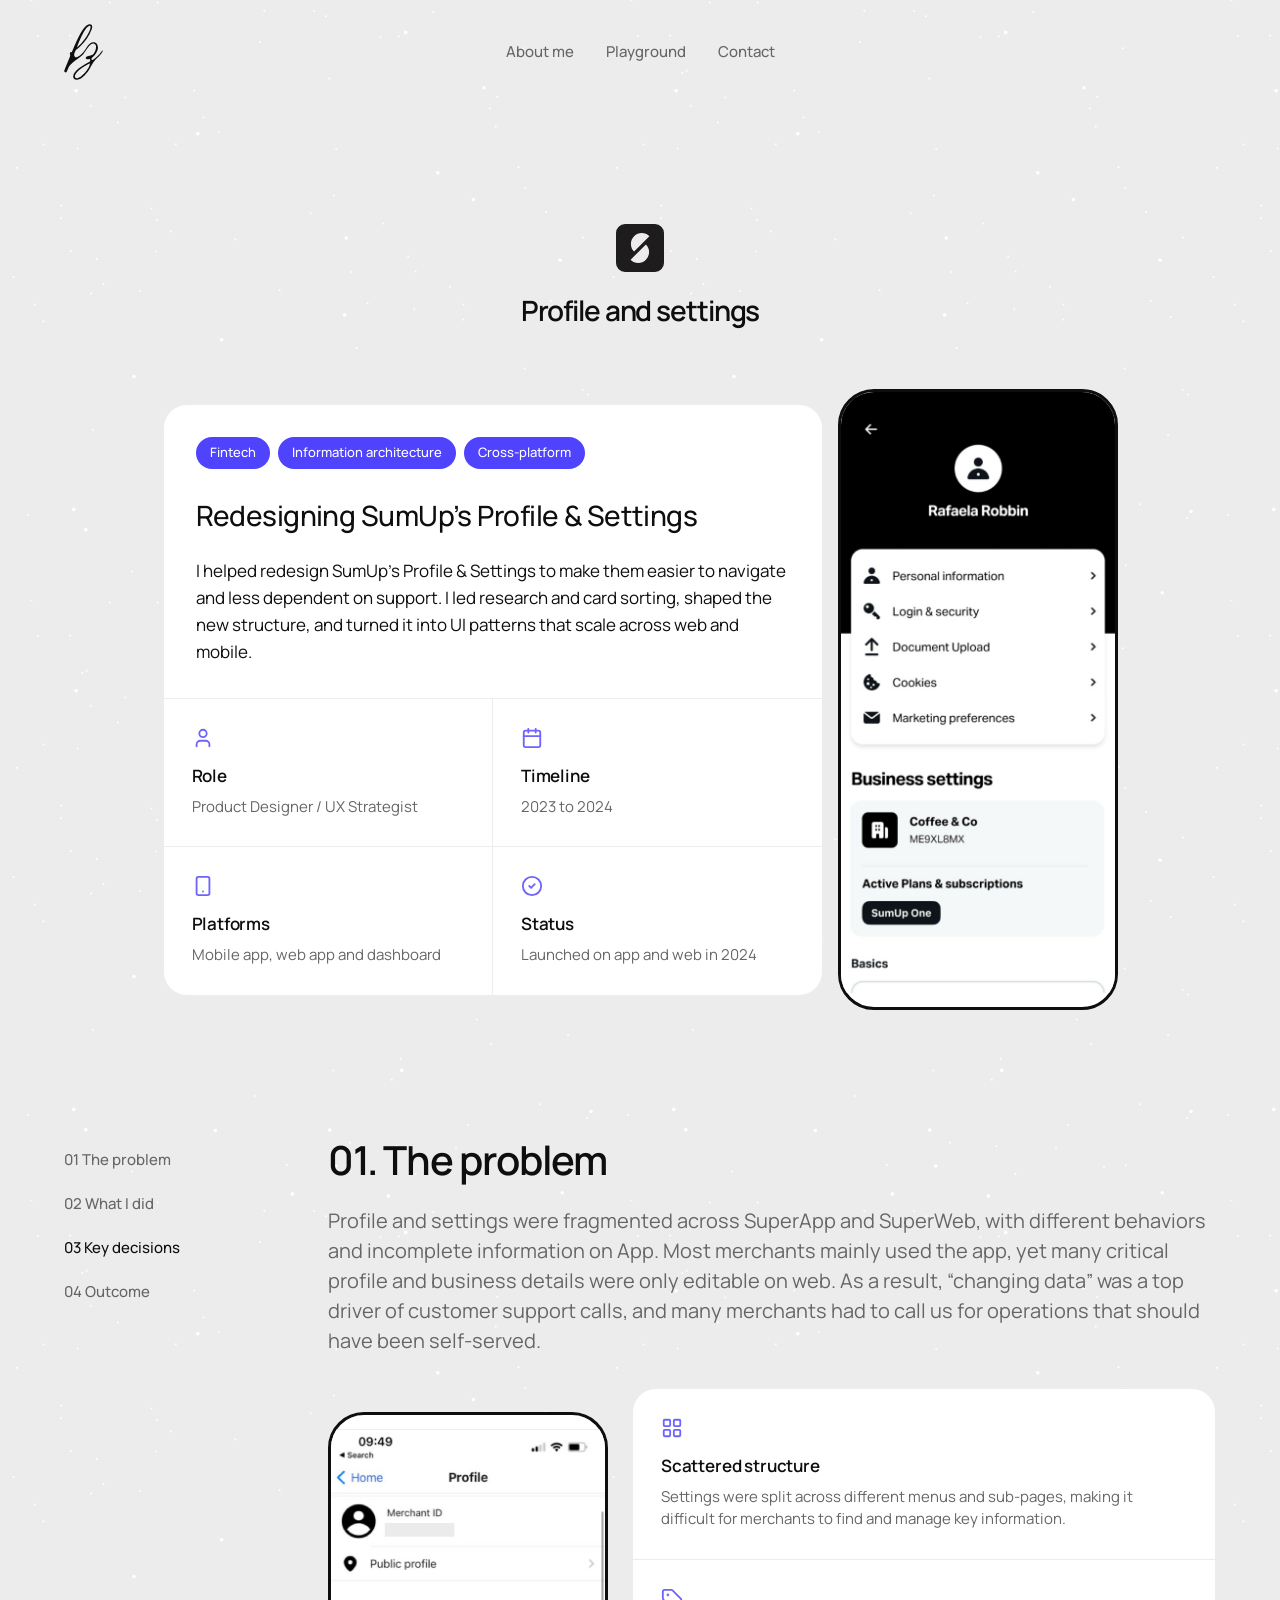
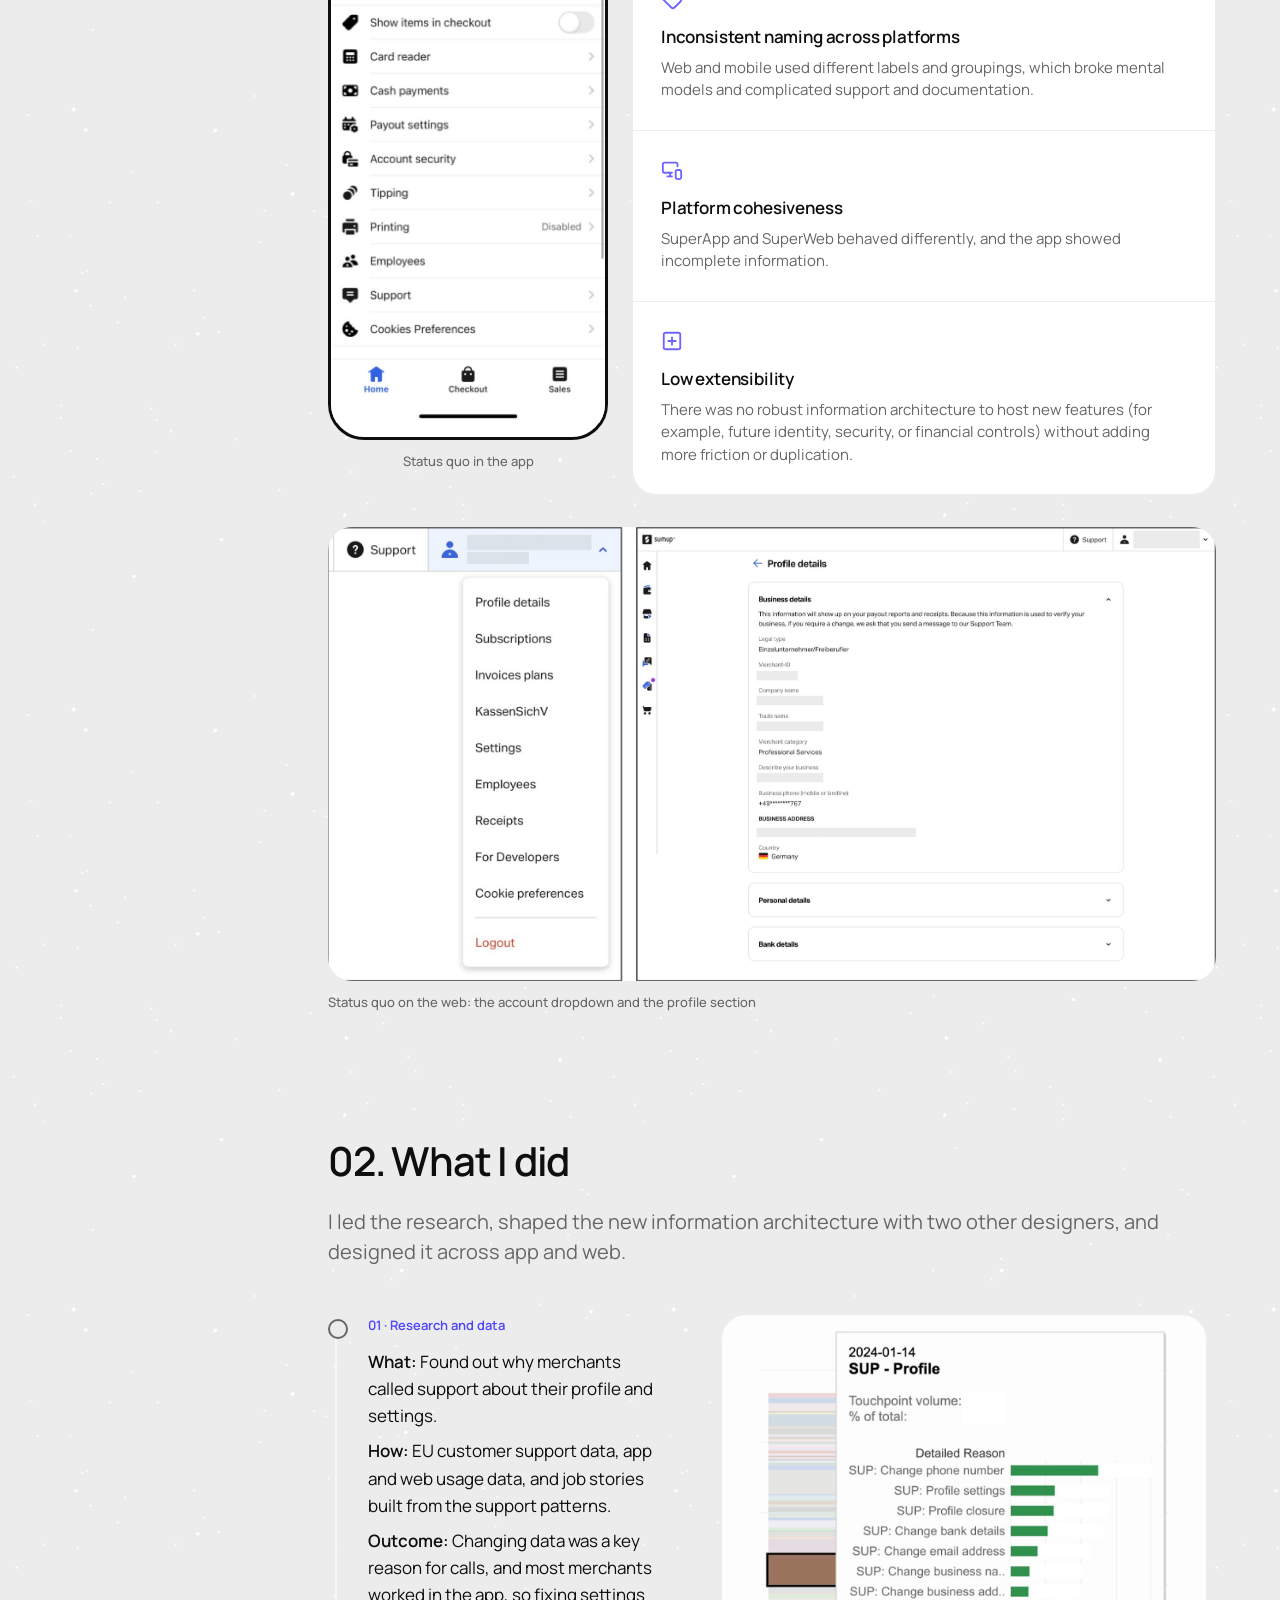
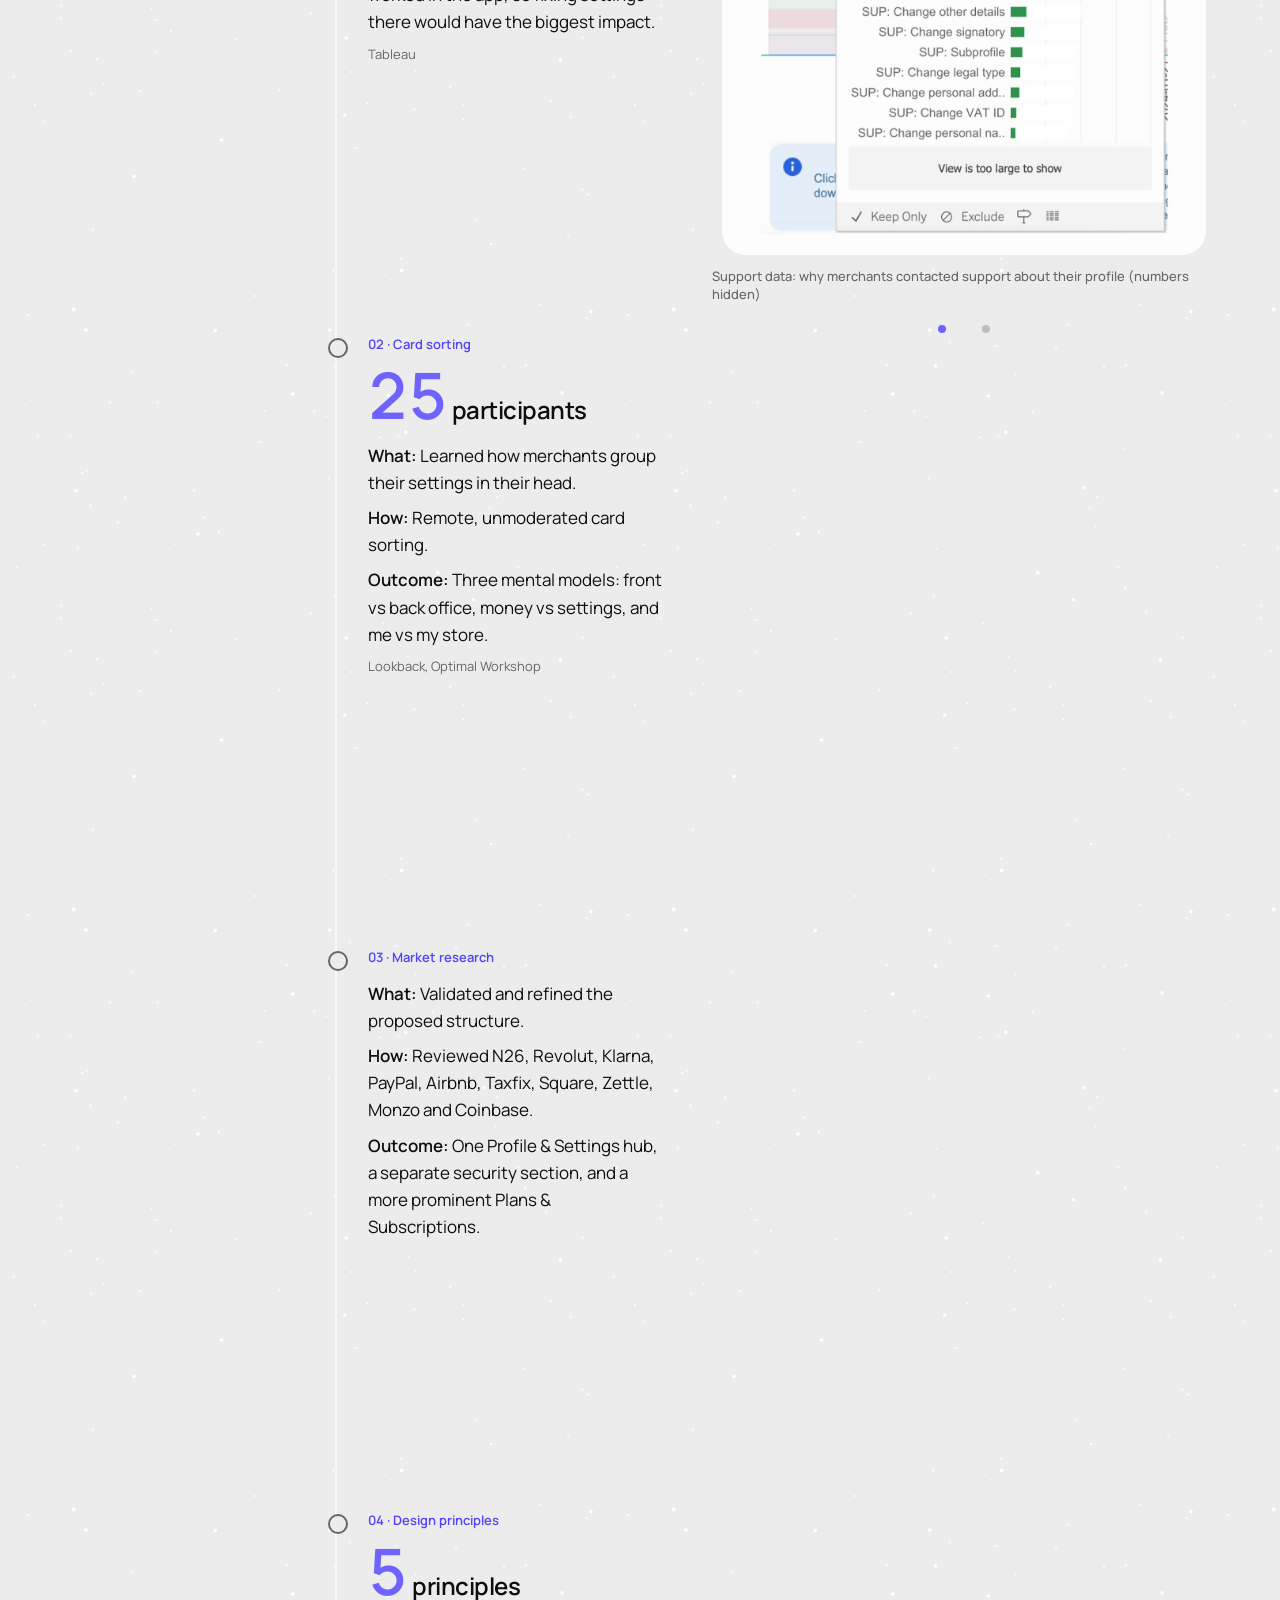
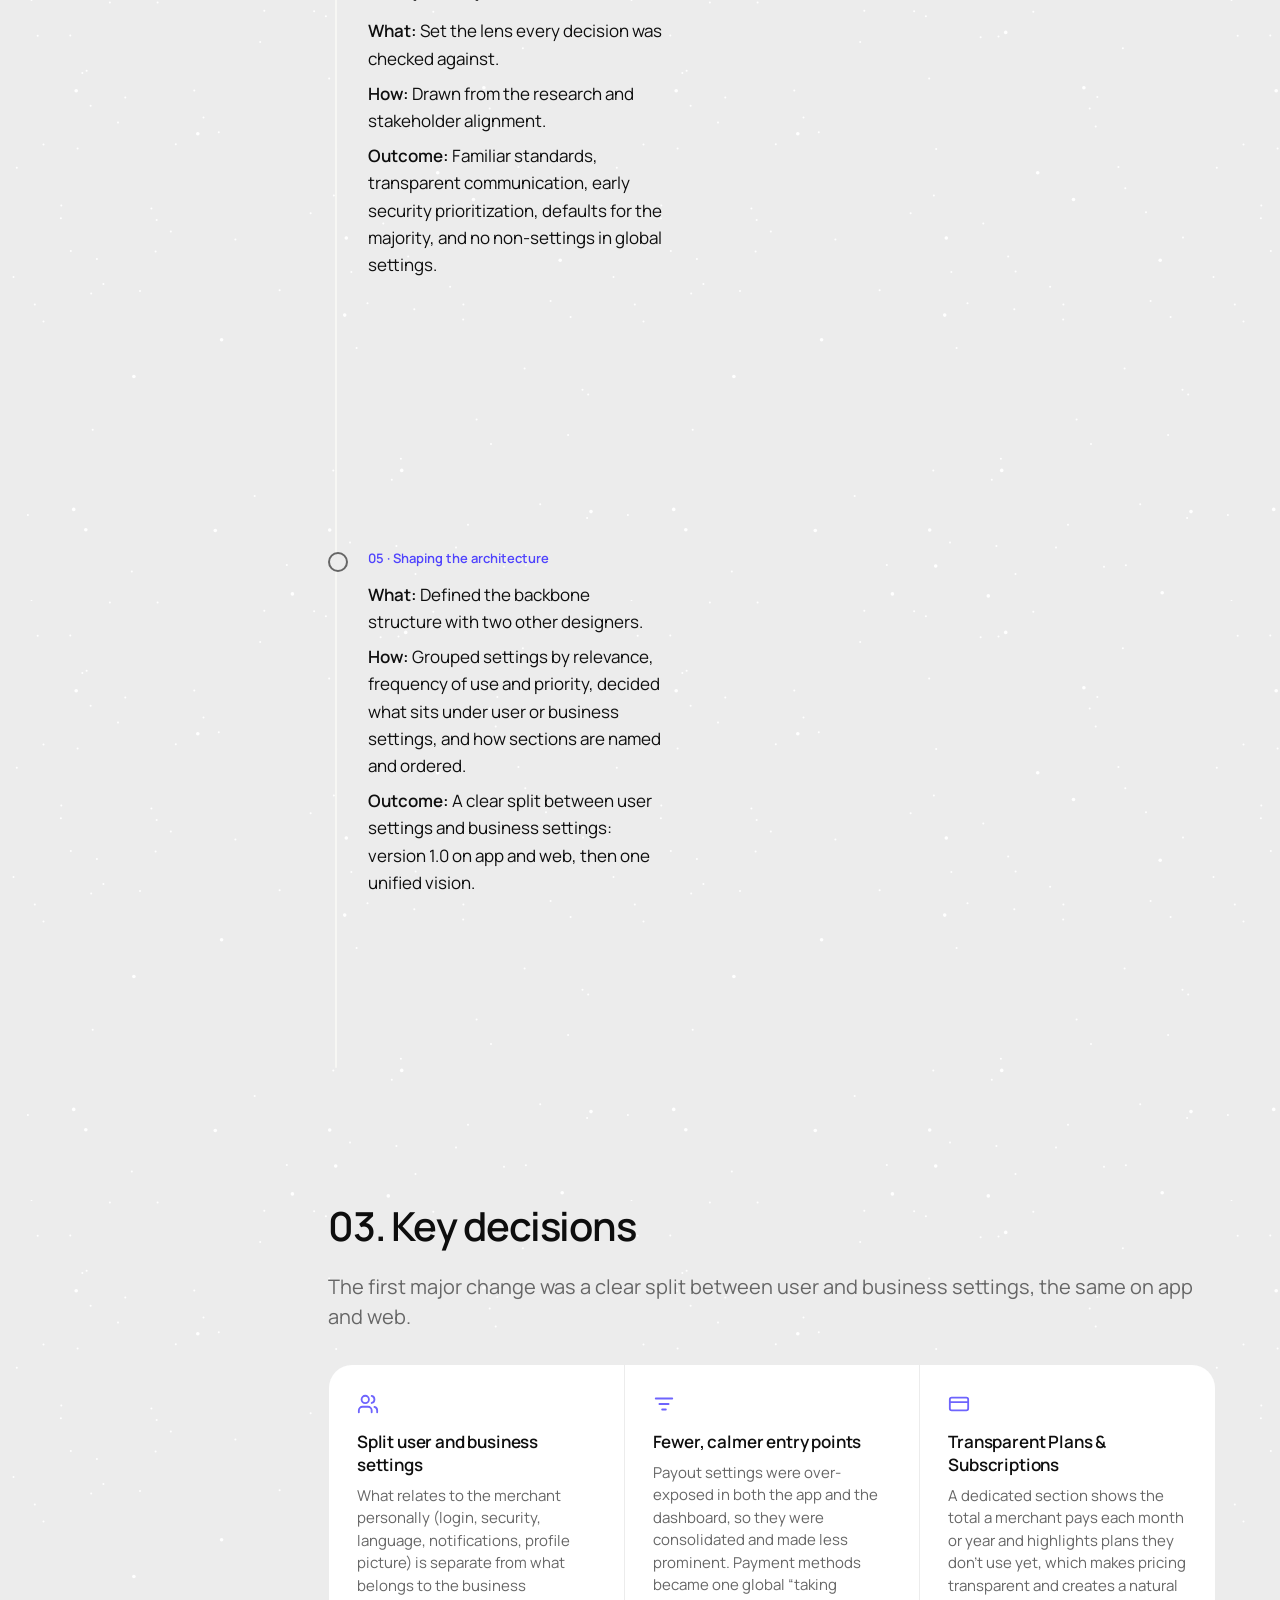
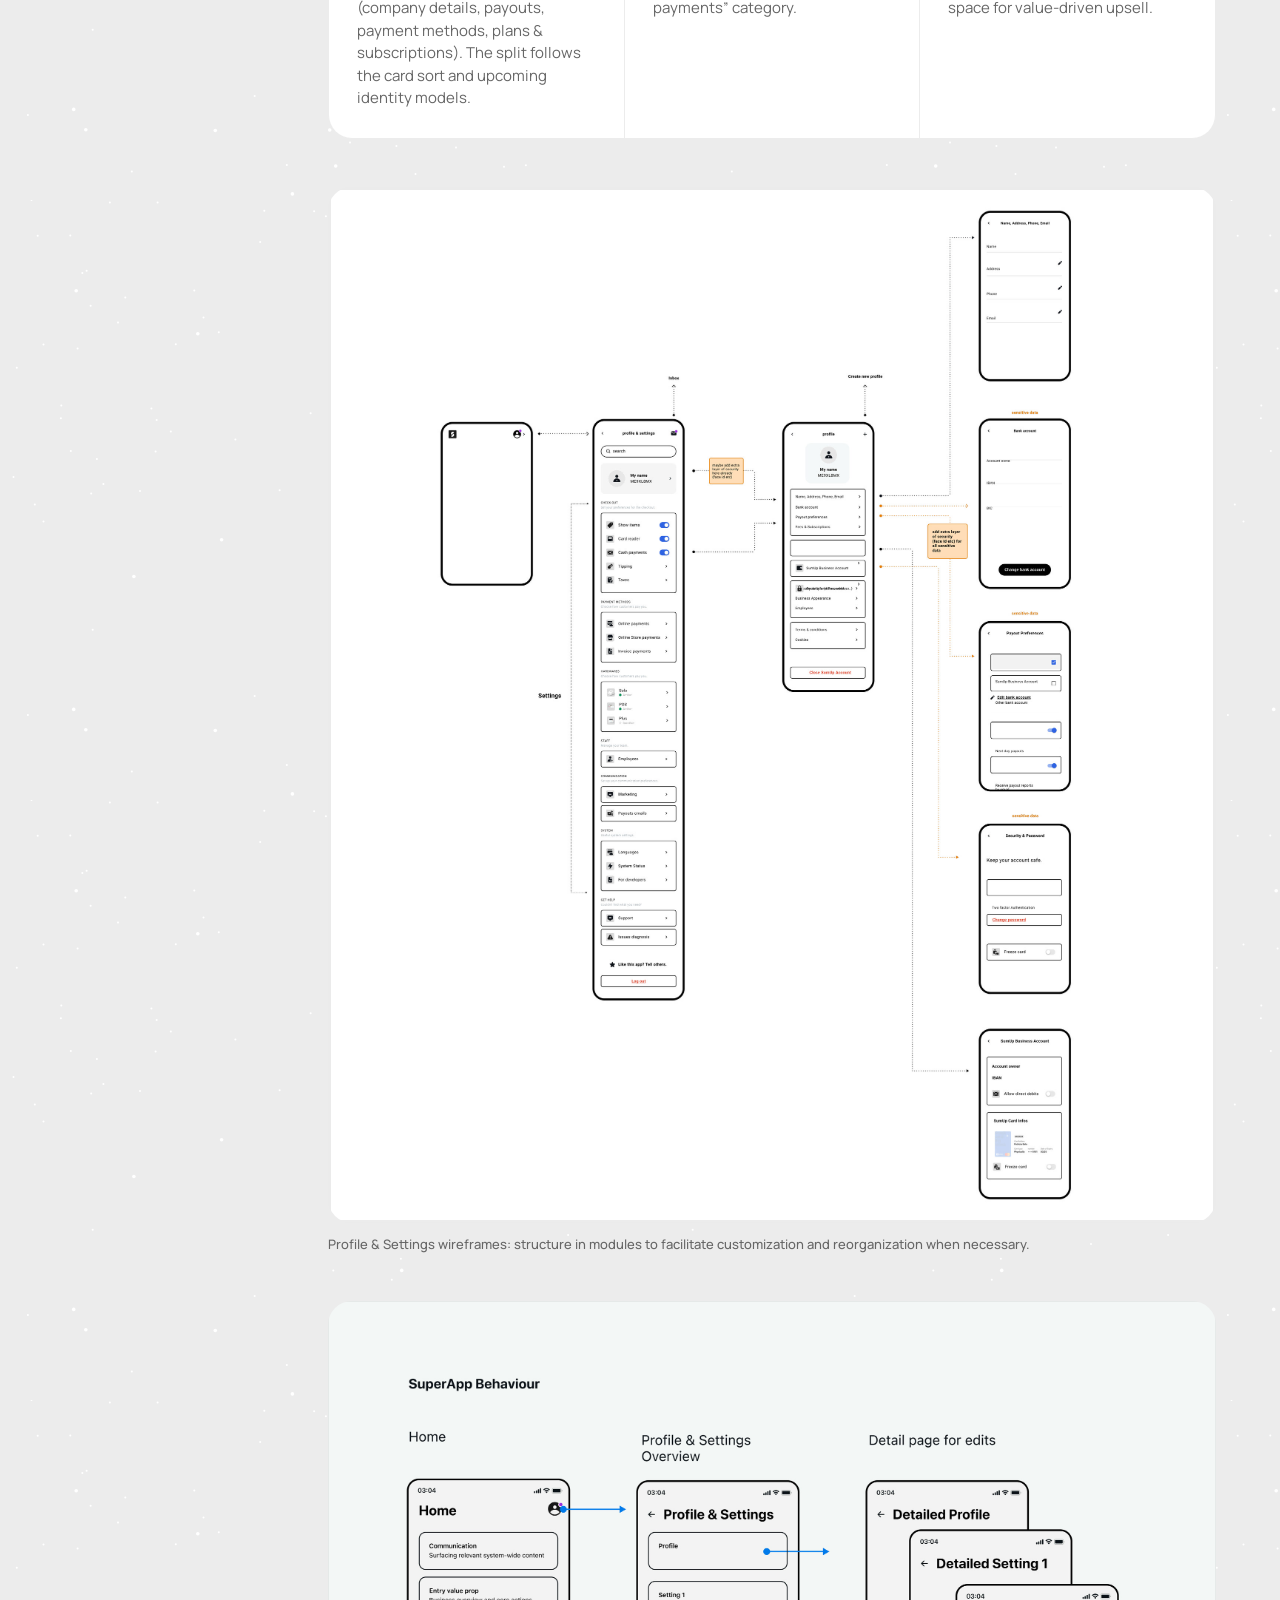
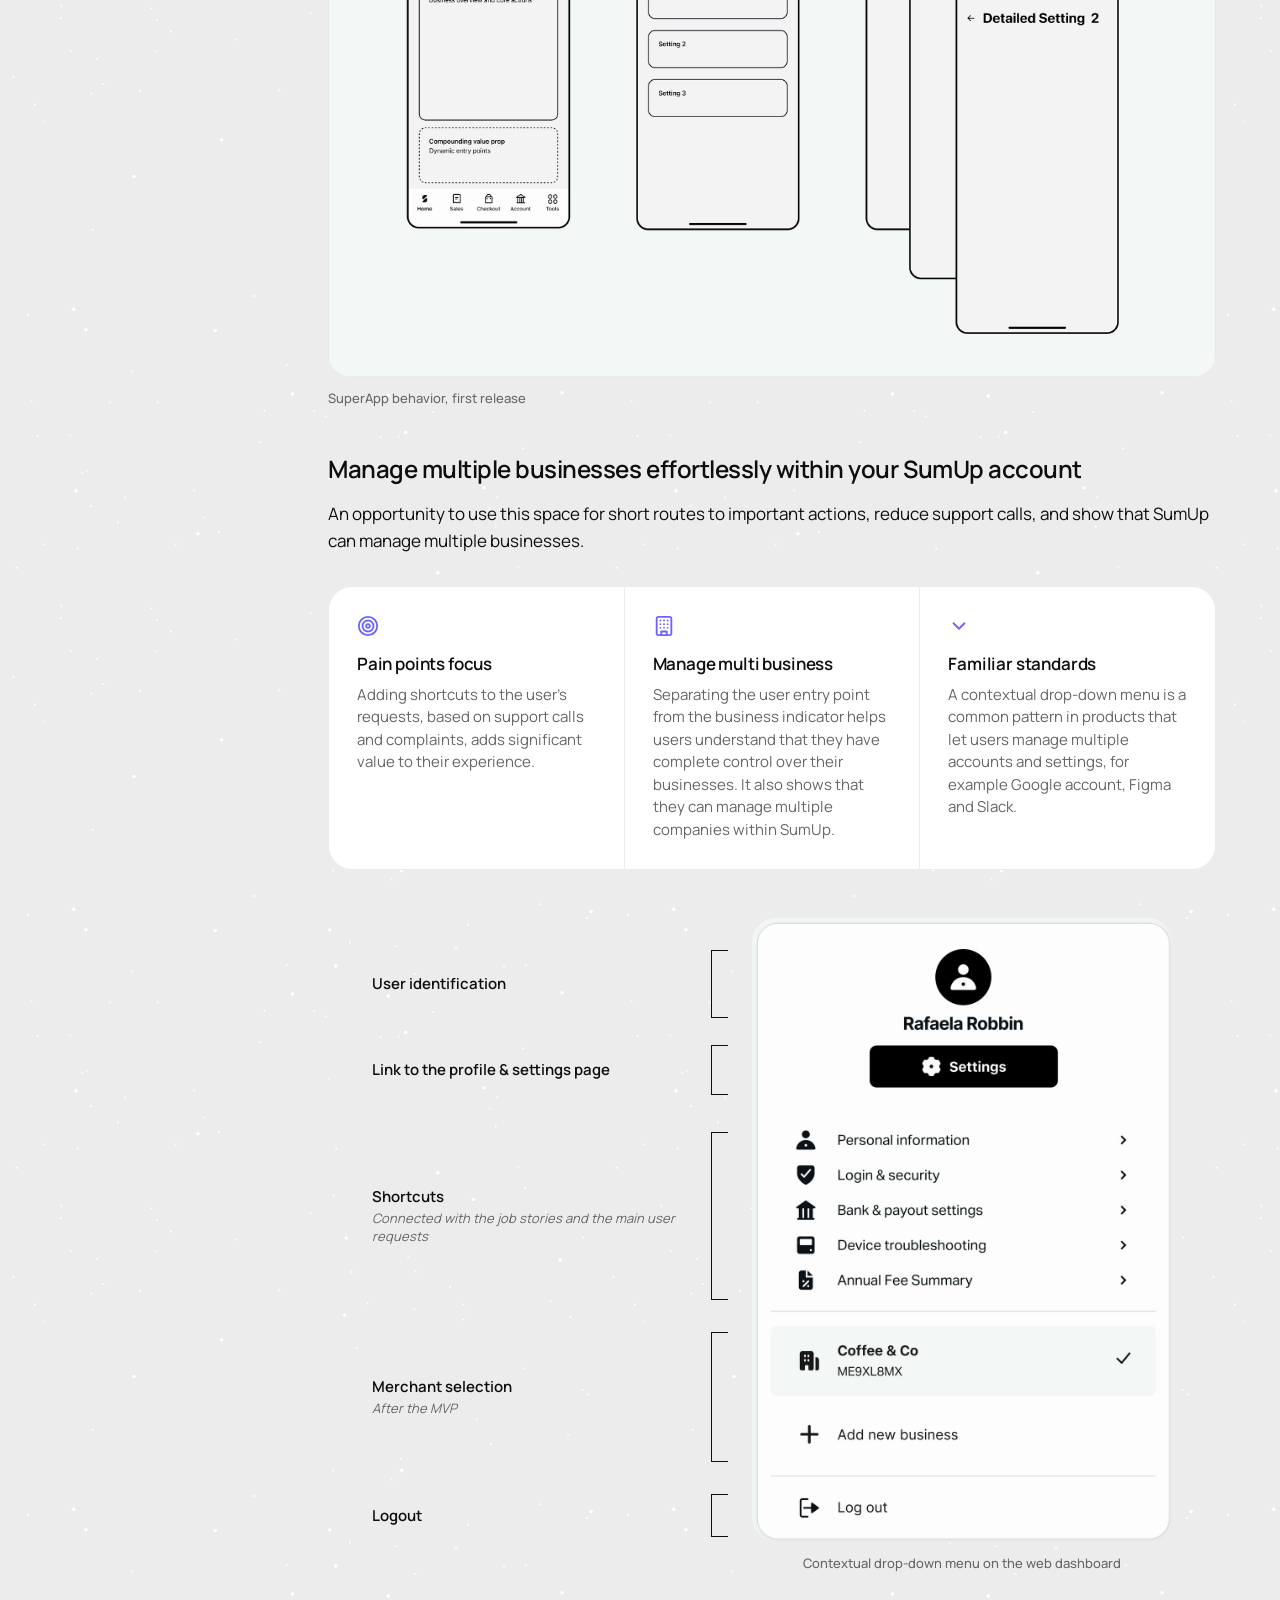
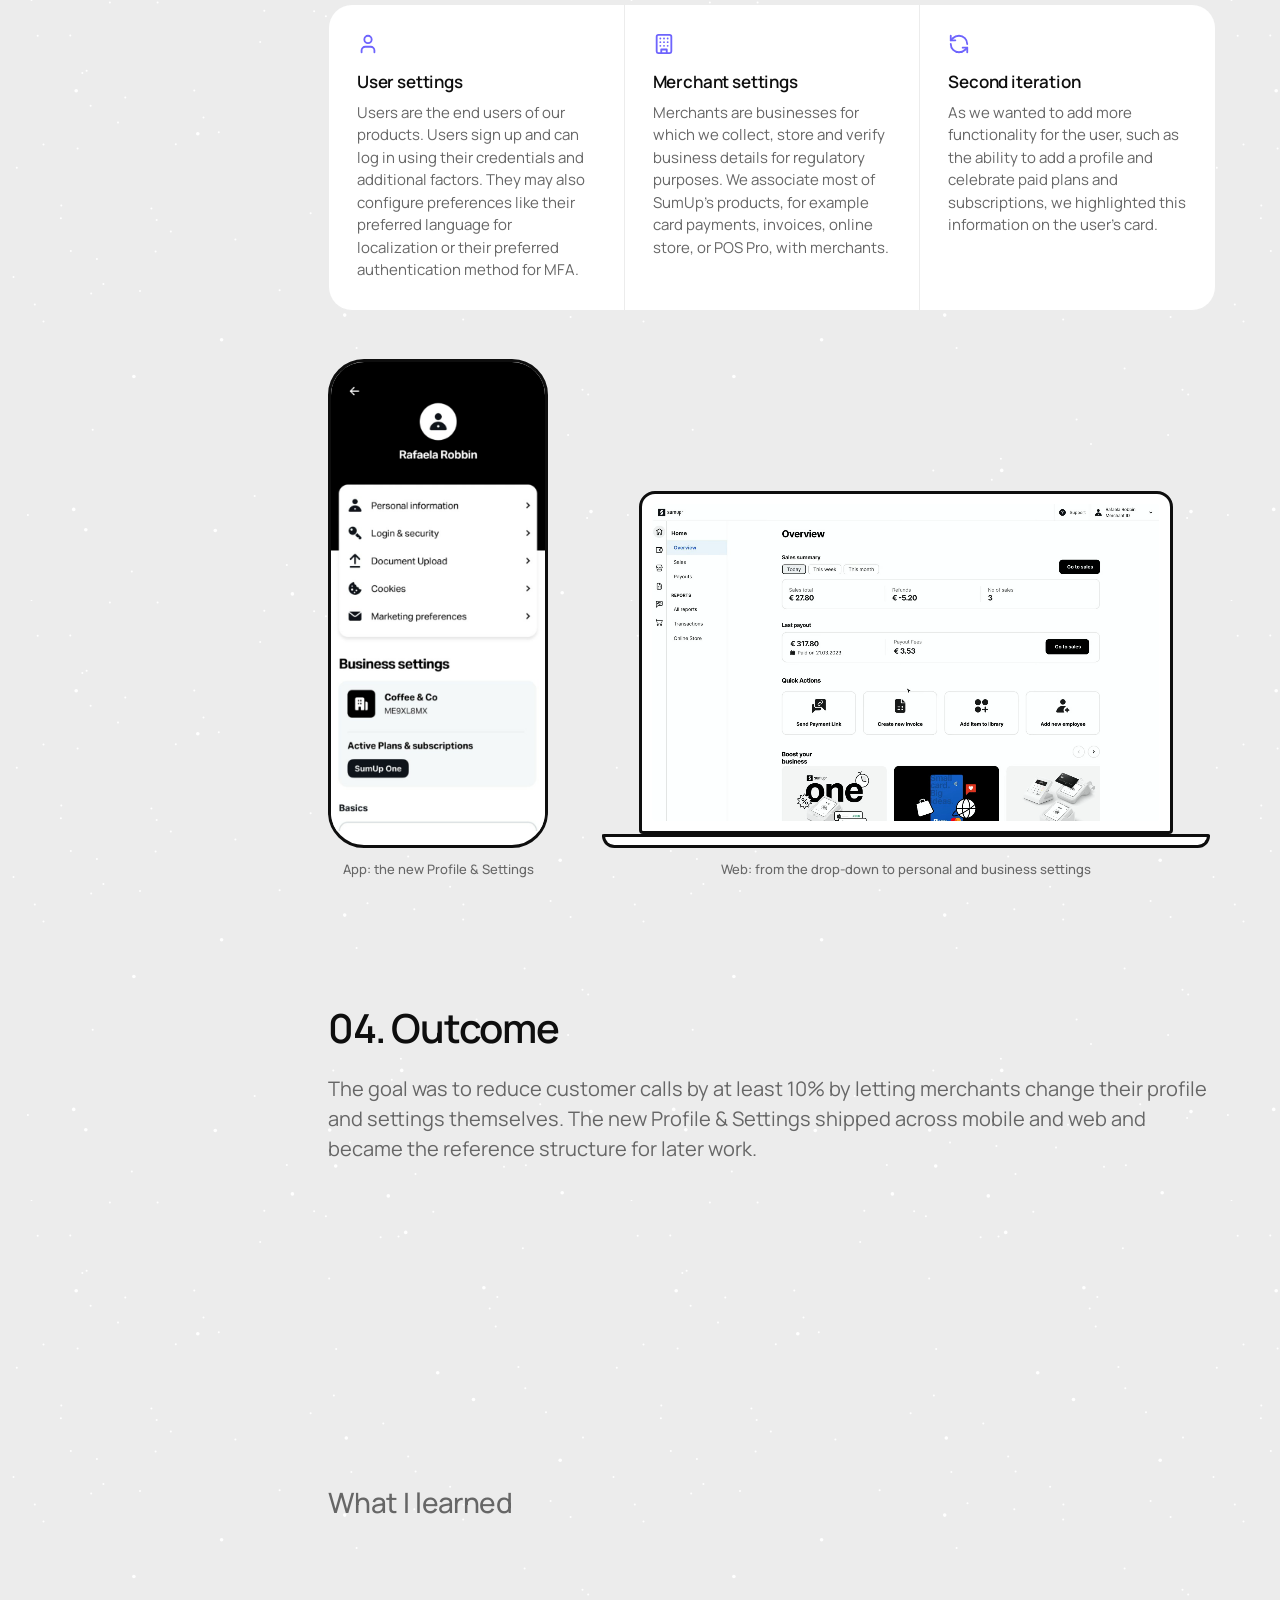
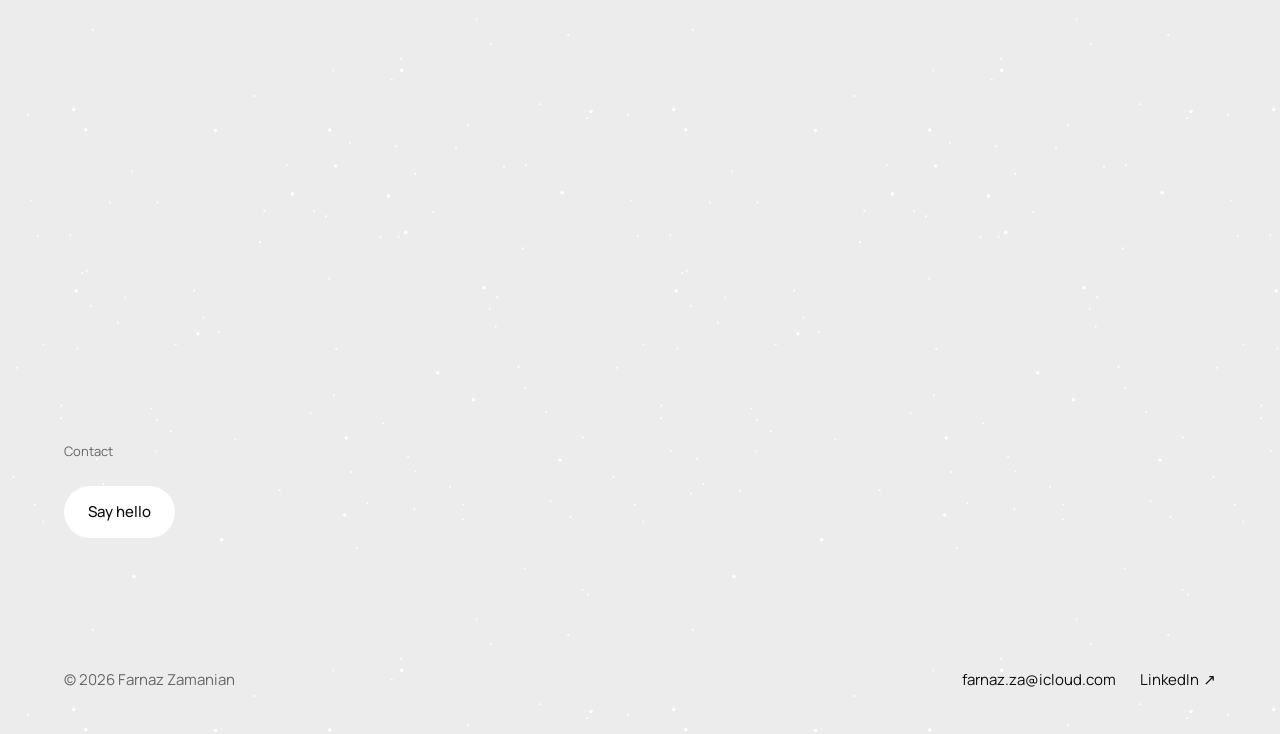
<file: 02 Site/sumup-profile-and-settings.html>
<!doctype html>
<html lang="en">
<head>
  <meta charset="utf-8">
  <meta name="viewport" content="width=device-width, initial-scale=1">
  <title>Profile and settings · Farnaz Zamanian</title>
  <link rel="preconnect" href="https://fonts.googleapis.com">
  <link rel="preconnect" href="https://fonts.gstatic.com" crossorigin>
  <link rel="stylesheet" href="https://fonts.googleapis.com/css2?family=Manrope:wght@400;500;600&display=swap">
  <link rel="stylesheet" href="style.css?v=20261119a">
  <script src="main.js?v=20261119a" defer></script>
</head>
<body>
  <a class="skip" href="#main">Skip to content</a>
  <header class="site-header">
    <nav class="nav container" aria-label="Main">
      <a class="nav__home" href="index.html" aria-label="Farnaz Zamanian, home"><svg class="logo" viewBox="82 6 348 500" aria-hidden="true" focusable="false"><path d="M307.298 8.20898C339.814 5.30316 336.316 33.285 328.627 54.3984C308.853 108.698 273.041 160.387 232.014 201.142C224.745 208.503 216.998 215.389 208.826 221.754C200.422 228.169 191.078 231.038 186.95 240.13C183.36 248.037 179.671 256.204 176.059 264.461C166.529 286.24 179.042 309.8 200.924 300.509C234.007 286.46 257.809 255.288 276.921 226.456C288.72 208.657 299.004 190.495 317.171 178.233C333.674 165.115 365.833 166.449 377.212 186.185C401.327 228.013 365.692 281.834 332.319 306.9C328.589 309.703 326.84 315.054 327.489 319.675C328.464 326.607 335.839 328.576 341.574 324.561C378.059 299.019 393.196 285.173 421.891 244.902C422.743 243.706 423.875 242.552 425.321 242.808C427.142 243.129 428.756 244.733 428.507 246.565C427.128 256.704 405.803 280.187 400.363 286.557C394.262 293.702 387.477 300.314 380.286 306.552C351.636 331.403 332.497 365.231 315.018 398.89C309.653 409.22 303.227 419.217 295.889 429.108C272.165 459.653 240.599 495.682 200.924 503.237C181.516 506.933 166.406 496.988 163.854 477.857C163.312 421.827 260.702 370.568 309.542 344.035C313.824 341.709 316.378 337.125 315.821 332.283C315.411 328.715 314.885 325.37 314.247 321.642C313.877 319.478 311.641 318.179 309.558 318.869C300.068 321.99 280.174 325.458 276.649 312.515C275.882 309.603 276.317 306.507 277.857 303.914C290.083 283.186 329.113 291.074 344.763 272.793C349.681 267.048 354.107 260.928 357.358 254.126C365.285 237.545 380.638 193.138 351.081 182.028C321.523 170.919 293.761 221.754 272.903 249.93C266.989 257.919 261.683 266.334 255.353 274.004C252.06 277.967 248.4 281.954 244.438 285.821C206.471 322.877 137.004 354.949 118.156 404.54C115.755 410.859 111.068 421.158 107.497 430.136C104.922 436.61 97.5858 440.306 91.3115 437.274C85.1284 434.287 82.3163 426.478 85.04 420.175C90.3221 407.95 96.7966 391.263 99.7461 383.979L135.475 295.416C138.038 289.063 137.797 281.922 135.437 275.49C133.602 270.489 132.807 264.473 136.341 260.487C142.117 253.974 149.851 261.039 153.254 254.126C180.196 199.389 242.364 20.1179 307.298 8.20898ZM312.146 359.053C311.788 358.118 310.782 358.011 309.899 358.482C265.121 382.412 199.877 416.162 179.975 465.539C177.712 471.154 179.617 478.369 183.101 484.067C185.146 487.413 188.495 489.847 192.385 490.344C233.6 495.606 316.963 394.35 312.332 359.705C312.305 359.5 312.219 359.246 312.146 359.053ZM308.918 21.8477C299 26.3564 291.326 32.4171 284.113 40.5283C253.822 74.5938 217.723 160.934 201.337 204.847C200.024 208.378 198.787 211.937 197.629 215.521C200.313 213.337 202.978 211.128 205.621 208.896C246.649 169.135 282.272 125.9 306.68 74.0479C312.883 60.8682 318.46 46.3257 319.492 31.6904C320.005 24.4195 315.833 21.6544 308.918 21.8477Z" fill="currentColor"/></svg></a>
      <ul class="nav__links"><li><a href="about.html">About me</a></li><li><a href="playground.html">Playground</a></li><li><a href="contact.html">Contact</a></li></ul>
    </nav>
  </header>
  <main id="main">
    <article class="cs cs--sumup">
      <header class="cs__title cs-hero container">
        <img class="cs-hero__logo" src="assets/logos/sumup.svg" alt="SumUp logo" width="48" height="48">
        <h1 class="page-title">Profile and settings</h1>
        <div class="cs-hero__row">
          <div class="cs-hero__cards fgrid fgrid--hero is-in">
            <div class="fgrid__cell fgrid__cell--lead">
            <ul class="cs-hero__tags" aria-label="Industry"><li>Fintech</li><li>Information architecture</li><li>Cross-platform</li></ul>
            <p class="cs-hero__headline">Redesigning SumUp’s Profile &amp; Settings</p>
            <p class="cs-hero__body">I helped redesign SumUp’s Profile &amp; Settings to make them easier to navigate and less dependent on support. I led research and card sorting, shaped the new structure, and turned it into UI patterns that scale across web and mobile.</p>
            </div>
            <dl class="fgrid__cell"><svg aria-hidden="true" focusable="false" class="fgrid__icon" xmlns="http://www.w3.org/2000/svg" width="24" height="24" viewBox="0 0 24 24" fill="none" stroke="currentColor" stroke-width="2" stroke-linecap="round" stroke-linejoin="round" ><path d="M19 21v-2a4 4 0 0 0-4-4H9a4 4 0 0 0-4 4v2" /><circle cx="12" cy="7" r="4" /></svg><dt class="fgrid__title">Role</dt><dd class="fgrid__text">Product Designer / UX Strategist</dd></dl>
            <dl class="fgrid__cell"><svg aria-hidden="true" focusable="false" class="fgrid__icon" xmlns="http://www.w3.org/2000/svg" width="24" height="24" viewBox="0 0 24 24" fill="none" stroke="currentColor" stroke-width="2" stroke-linecap="round" stroke-linejoin="round" ><path d="M8 2v4" /><path d="M16 2v4" /><rect width="18" height="18" x="3" y="4" rx="2" /><path d="M3 10h18" /></svg><dt class="fgrid__title">Timeline</dt><dd class="fgrid__text">2023 to 2024</dd></dl>
            <dl class="fgrid__cell"><svg aria-hidden="true" focusable="false" class="fgrid__icon" xmlns="http://www.w3.org/2000/svg" width="24" height="24" viewBox="0 0 24 24" fill="none" stroke="currentColor" stroke-width="2" stroke-linecap="round" stroke-linejoin="round" ><rect width="14" height="20" x="5" y="2" rx="2" ry="2" /><path d="M12 18h.01" /></svg><dt class="fgrid__title">Platforms</dt><dd class="fgrid__text">Mobile app, web app and dashboard</dd></dl>
            <dl class="fgrid__cell"><svg aria-hidden="true" focusable="false" class="fgrid__icon" xmlns="http://www.w3.org/2000/svg" width="24" height="24" viewBox="0 0 24 24" fill="none" stroke="currentColor" stroke-width="2" stroke-linecap="round" stroke-linejoin="round" ><circle cx="12" cy="12" r="10" /><path d="m9 12 2 2 4-4" /></svg><dt class="fgrid__title">Status</dt><dd class="fgrid__text">Launched on app and web in 2024</dd></dl>
          </div>
          <div class="cs-hero__mock">
            <div class="phone-line phone-line--hero phone-line--flush-top"><img src="assets/sumup-profile-and-settings/hero-profile.jpg" alt="The new app Profile and Settings screen: the user’s name on a black header, a card with personal information, login and security, document upload, cookies and marketing preferences, then Business settings with the business, its plan and Basics" width="560" height="1228"></div>
          </div>
        </div>
      </header>
      <div class="cs__body container">
        <nav class="cs__toc" aria-label="Sections"><ul><li><a href="#problem">01 The problem</a></li><li><a href="#what-i-did">02 What I did</a></li><li><a href="#decisions">03 Key decisions</a></li><li><a href="#outcome">04 Outcome</a></li></ul></nav>
        <div class="cs__content">
        <section class="cs__section" id="problem">
          <h2>01. The problem</h2>
          <p class="cs__point cs__lead cs__lead--small">Profile and settings were fragmented across SuperApp and SuperWeb, with different behaviors and incomplete information on App. Most merchants mainly used the app, yet many critical profile and business details were only editable on web. As a result, “changing data” was a top driver of customer support calls, and many merchants had to call us for operations that should have been self-served.</p>
          <div class="cs-split">
            <figure class="cs-split__mock">
              <div class="phone-line phone-line--hero"><img src="assets/sumup-profile-and-settings/status-quo-app.jpg" alt="The old app profile screen: merchant ID and public profile on top, then one long list mixing checkout items, card reader, cash payments, payout settings, account security, tipping, printing, employees, support and cookie preferences" width="560" height="1214" loading="lazy"></div>
              <figcaption>Status quo in the app</figcaption>
            </figure>
            <div class="fgrid cs-split__cards">
              <div class="fgrid__cell"><svg aria-hidden="true" focusable="false" class="fgrid__icon" xmlns="http://www.w3.org/2000/svg" width="24" height="24" viewBox="0 0 24 24" fill="none" stroke="currentColor" stroke-width="2" stroke-linecap="round" stroke-linejoin="round" ><rect width="7" height="7" x="3" y="3" rx="1" /><rect width="7" height="7" x="14" y="3" rx="1" /><rect width="7" height="7" x="14" y="14" rx="1" /><rect width="7" height="7" x="3" y="14" rx="1" /></svg><h3 class="fgrid__title">Scattered structure</h3><p class="fgrid__text">Settings were split across different menus and sub-pages, making it difficult for merchants to find and manage key information.</p></div>
              <div class="fgrid__cell"><svg aria-hidden="true" focusable="false" class="fgrid__icon" xmlns="http://www.w3.org/2000/svg" width="24" height="24" viewBox="0 0 24 24" fill="none" stroke="currentColor" stroke-width="2" stroke-linecap="round" stroke-linejoin="round" ><path d="M12.586 2.586A2 2 0 0 0 11.172 2H4a2 2 0 0 0-2 2v7.172a2 2 0 0 0 .586 1.414l8.704 8.704a2.426 2.426 0 0 0 3.42 0l6.58-6.58a2.426 2.426 0 0 0 0-3.42z" /><circle cx="7.5" cy="7.5" r=".5" fill="currentColor" /></svg><h3 class="fgrid__title">Inconsistent naming across platforms</h3><p class="fgrid__text">Web and mobile used different labels and groupings, which broke mental models and complicated support and documentation.</p></div>
              <div class="fgrid__cell"><svg aria-hidden="true" focusable="false" class="fgrid__icon" xmlns="http://www.w3.org/2000/svg" width="24" height="24" viewBox="0 0 24 24" fill="none" stroke="currentColor" stroke-width="2" stroke-linecap="round" stroke-linejoin="round" ><path d="M18 8V6a2 2 0 0 0-2-2H4a2 2 0 0 0-2 2v7a2 2 0 0 0 2 2h8" /> <path d="M10 19v-3.96 3.15" /> <path d="M7 19h5" /> <rect width="6" height="10" x="16" y="12" rx="2" /></svg><h3 class="fgrid__title">Platform cohesiveness</h3><p class="fgrid__text">SuperApp and SuperWeb behaved differently, and the app showed incomplete information.</p></div>
              <div class="fgrid__cell"><svg aria-hidden="true" focusable="false" class="fgrid__icon" xmlns="http://www.w3.org/2000/svg" width="24" height="24" viewBox="0 0 24 24" fill="none" stroke="currentColor" stroke-width="2" stroke-linecap="round" stroke-linejoin="round" ><rect width="18" height="18" x="3" y="3" rx="2" /><path d="M8 12h8" /><path d="M12 8v8" /></svg><h3 class="fgrid__title">Low extensibility</h3><p class="fgrid__text">There was no robust information architecture to host new features (for example, future identity, security, or financial controls) without adding more friction or duplication.</p></div>
            </div>
          </div>
          <figure class="cs-media">
            <img class="cs-media__item cs-media__item--full" src="assets/sumup-profile-and-settings/status-quo-web.jpg" alt="The old web dashboard: an account dropdown listing profile details, subscriptions, invoices plans, KassenSichV, settings, employees, receipts, for developers, cookie preferences and logout, next to the profile details page" width="2075" height="1060" loading="lazy">
            <figcaption>Status quo on the web: the account dropdown and the profile section</figcaption>
          </figure>
        </section>
        <section class="cs__section" id="what-i-did">
          <h2>02. What I did</h2>
          <p class="cs__point cs__lead cs__lead--small">I led the research, shaped the new information architecture with two other designers, and designed it across app and web.</p>
          <div class="steps-sticky">
          <ol class="steps">
            <li class="step">
              <div class="step__text">
                <p class="step__phase">01 · Research and data</p>
                <p class="step__what"><strong>What:</strong> Found out why merchants called support about their profile and settings.</p>
                <p><strong>How:</strong> EU customer support data, app and web usage data, and job stories built from the support patterns.</p>
                <p><strong>Outcome:</strong> Changing data was a key reason for calls, and most merchants worked in the app, so fixing settings there would have the biggest impact.</p>
                <p class="step__tools">Tableau</p>
              </div>
              <div class="swipe step__media--inline"><div class="swipe__track" tabindex="0" role="group" aria-label="2 images, swipe or use the buttons below"><figure class="swipe__slide"><img class="cs-media__item" src="assets/sumup-profile-and-settings/support-data.jpg" alt="Support dashboard for Profile: the reasons merchants contacted support, led by changing their phone number, profile settings, profile closure and bank details. Numbers hidden." width="1223" height="1364" loading="lazy"><figcaption>Support data: why merchants contacted support about their profile (numbers hidden)</figcaption></figure><figure class="swipe__slide"><img class="cs-media__item" src="assets/sumup-profile-and-settings/job-stories.jpg" alt="Four job stories, A to D: checking contact details after they change, checking fees when competitors make offers, checking card reader settings when something goes wrong, and checking security settings after reading about phishing" width="2066" height="790" loading="lazy"><figcaption>Job stories A to D, built from the support patterns</figcaption></figure></div><div class="swipe__dots"><button type="button" aria-label="Show image 1 of 2" aria-current="true"></button><button type="button" aria-label="Show image 2 of 2" aria-current="false"></button></div></div>
            </li>
            <li class="step">
              <div class="step__text">
                <p class="step__phase">02 · Card sorting</p>
                <p class="step__stat"><span class="step__num" data-count="25">25</span> participants</p>
                <p class="step__what"><strong>What:</strong> Learned how merchants group their settings in their head.</p>
                <p><strong>How:</strong> Remote, unmoderated card sorting.</p>
                <p><strong>Outcome:</strong> Three mental models: front vs back office, money vs settings, and me vs my store.</p>
                <p class="step__tools">Lookback, Optimal Workshop</p>
              </div>
              <figure class="step__media--inline"><img class="cs-media__item" src="assets/sumup-profile-and-settings/card-sorting.jpg" alt="Card sorting results: method and platforms, three participant quotes, and the three groupings merchants made: account maintenance and back office, settings and billing, and information, store and account details" width="3200" height="1306" loading="lazy"><figcaption>Card sorting: three groupings and participant quotes (names removed)</figcaption></figure>
            </li>
            <li class="step">
              <div class="step__text">
                <p class="step__phase">03 · Market research</p>
                <p class="step__what"><strong>What:</strong> Validated and refined the proposed structure.</p>
                <p><strong>How:</strong> Reviewed N26, Revolut, Klarna, PayPal, Airbnb, Taxfix, Square, Zettle, Monzo and Coinbase.</p>
                <p><strong>Outcome:</strong> One Profile &amp; Settings hub, a separate security section, and a more prominent Plans &amp; Subscriptions.</p>
              </div>
              <figure class="step__media--inline"><img class="cs-media__item" src="assets/sumup-profile-and-settings/market-research.jpg" alt="Market research takeaways with example screens: reference the account holder, one holistic entry point, upsell in prime positions, visualized subscription level, a clear privacy and security section, user and profile management, support entry points first or last, and platform cohesiveness" width="3200" height="1444" loading="lazy"><figcaption>Market research takeaways</figcaption></figure>
            </li>
            <li class="step">
              <div class="step__text">
                <p class="step__phase">04 · Design principles</p>
                <p class="step__stat"><span class="step__num" data-count="5">5</span> principles</p>
                <p class="step__what"><strong>What:</strong> Set the lens every decision was checked against.</p>
                <p><strong>How:</strong> Drawn from the research and stakeholder alignment.</p>
                <p><strong>Outcome:</strong> Familiar standards, transparent communication, early security prioritization, defaults for the majority, and no non-settings in global settings.</p>
              </div>
              <figure class="step__media--inline"><img class="cs-media__item" src="assets/sumup-profile-and-settings/design-principles.jpg" alt="Five design principles: familiar standards; transparent comms, confident users; early security prioritization; set default for the majority; avoid non settings and preferences" width="2064" height="888" loading="lazy"><figcaption>Five design principles</figcaption></figure>
            </li>
            <li class="step">
              <div class="step__text">
                <p class="step__phase">05 · Shaping the architecture</p>
                <p class="step__what"><strong>What:</strong> Defined the backbone structure with two other designers.</p>
                <p><strong>How:</strong> Grouped settings by relevance, frequency of use and priority, decided what sits under user or business settings, and how sections are named and ordered.</p>
                <p><strong>Outcome:</strong> A clear split between user settings and business settings: version 1.0 on app and web, then one unified vision.</p>
              </div>
              <div class="swipe step__media--inline"><div class="swipe__track" tabindex="0" role="group" aria-label="3 images, swipe or use the buttons below"><figure class="swipe__slide"><img class="cs-media__item" src="assets/sumup-profile-and-settings/grouping-criteria.jpg" alt="Grouping criteria: relevance (settings commonly requested on support channels), frequency of use (most used settings at the top) and priority (critical settings like payment methods easy to find)" width="3200" height="1284" loading="lazy"><figcaption>Grouping criteria: relevance, frequency of use, priority</figcaption></figure><figure class="swipe__slide"><img class="cs-media__item" src="assets/sumup-profile-and-settings/sketches.jpg" alt="Hand-drawn sketches of the app settings: a profile section with personal info, login and security, plans and legal, then merchant settings with hardware, payment methods, business appearance, checkout and payouts, and a support section" width="3200" height="1601" loading="lazy"><figcaption>Early sketches of the app settings</figcaption></figure><figure class="swipe__slide"><img class="cs-media__item" src="assets/sumup-profile-and-settings/ia-2024.jpg" alt="2024 vision for app and web: Profile (user) with inbox, personal information, login and security, cookies and marketing preferences, and log out; Business settings (merchants) with basics, payment methods, fiscalisation, your team, fees and subscriptions, accessories, brand and image, checkout, product settings, support, for developers and for SumUp fans" width="3200" height="1615" loading="lazy"><figcaption>SuperApp and web vision: the 2024 information architecture</figcaption></figure></div><div class="swipe__dots"><button type="button" aria-label="Show image 1 of 3" aria-current="true"></button><button type="button" aria-label="Show image 2 of 3" aria-current="false"></button><button type="button" aria-label="Show image 3 of 3" aria-current="false"></button></div></div>
            </li>
          </ol>
          <div class="steps-stage">
            <div class="swipe"><div class="swipe__track" tabindex="0" role="group" aria-label="2 images, swipe or use the buttons below"><figure class="swipe__slide"><img class="cs-media__item" src="assets/sumup-profile-and-settings/support-data.jpg" alt="Support dashboard for Profile: the reasons merchants contacted support, led by changing their phone number, profile settings, profile closure and bank details. Numbers hidden." width="1223" height="1364" loading="lazy"><figcaption>Support data: why merchants contacted support about their profile (numbers hidden)</figcaption></figure><figure class="swipe__slide"><img class="cs-media__item" src="assets/sumup-profile-and-settings/job-stories.jpg" alt="Four job stories, A to D: checking contact details after they change, checking fees when competitors make offers, checking card reader settings when something goes wrong, and checking security settings after reading about phishing" width="2066" height="790" loading="lazy"><figcaption>Job stories A to D, built from the support patterns</figcaption></figure></div><div class="swipe__dots"><button type="button" aria-label="Show image 1 of 2" aria-current="true"></button><button type="button" aria-label="Show image 2 of 2" aria-current="false"></button></div></div>
            <figure><img class="cs-media__item" src="assets/sumup-profile-and-settings/card-sorting.jpg" alt="Card sorting results: method and platforms, three participant quotes, and the three groupings merchants made: account maintenance and back office, settings and billing, and information, store and account details" width="3200" height="1306" loading="lazy"><figcaption>Card sorting: three groupings and participant quotes (names removed)</figcaption></figure>
            <figure><img class="cs-media__item" src="assets/sumup-profile-and-settings/market-research.jpg" alt="Market research takeaways with example screens: reference the account holder, one holistic entry point, upsell in prime positions, visualized subscription level, a clear privacy and security section, user and profile management, support entry points first or last, and platform cohesiveness" width="3200" height="1444" loading="lazy"><figcaption>Market research takeaways</figcaption></figure>
            <figure><img class="cs-media__item" src="assets/sumup-profile-and-settings/design-principles.jpg" alt="Five design principles: familiar standards; transparent comms, confident users; early security prioritization; set default for the majority; avoid non settings and preferences" width="2064" height="888" loading="lazy"><figcaption>Five design principles</figcaption></figure>
            <div class="swipe"><div class="swipe__track" tabindex="0" role="group" aria-label="3 images, swipe or use the buttons below"><figure class="swipe__slide"><img class="cs-media__item" src="assets/sumup-profile-and-settings/grouping-criteria.jpg" alt="Grouping criteria: relevance (settings commonly requested on support channels), frequency of use (most used settings at the top) and priority (critical settings like payment methods easy to find)" width="3200" height="1284" loading="lazy"><figcaption>Grouping criteria: relevance, frequency of use, priority</figcaption></figure><figure class="swipe__slide"><img class="cs-media__item" src="assets/sumup-profile-and-settings/sketches.jpg" alt="Hand-drawn sketches of the app settings: a profile section with personal info, login and security, plans and legal, then merchant settings with hardware, payment methods, business appearance, checkout and payouts, and a support section" width="3200" height="1601" loading="lazy"><figcaption>Early sketches of the app settings</figcaption></figure><figure class="swipe__slide"><img class="cs-media__item" src="assets/sumup-profile-and-settings/ia-2024.jpg" alt="2024 vision for app and web: Profile (user) with inbox, personal information, login and security, cookies and marketing preferences, and log out; Business settings (merchants) with basics, payment methods, fiscalisation, your team, fees and subscriptions, accessories, brand and image, checkout, product settings, support, for developers and for SumUp fans" width="3200" height="1615" loading="lazy"><figcaption>SuperApp and web vision: the 2024 information architecture</figcaption></figure></div><div class="swipe__dots"><button type="button" aria-label="Show image 1 of 3" aria-current="true"></button><button type="button" aria-label="Show image 2 of 3" aria-current="false"></button><button type="button" aria-label="Show image 3 of 3" aria-current="false"></button></div></div>
          </div>
          </div>
        </section>
        <section class="cs__section" id="decisions">
          <h2>03. Key decisions</h2>
          <p class="cs__point cs__lead cs__lead--small">The first major change was a clear split between user and business settings, the same on app and web.</p>
          <div class="fgrid fgrid--3">
            <div class="fgrid__cell"><svg aria-hidden="true" focusable="false" class="fgrid__icon" xmlns="http://www.w3.org/2000/svg" width="24" height="24" viewBox="0 0 24 24" fill="none" stroke="currentColor" stroke-width="2" stroke-linecap="round" stroke-linejoin="round" ><path d="M16 21v-2a4 4 0 0 0-4-4H6a4 4 0 0 0-4 4v2" /><circle cx="9" cy="7" r="4" /><path d="M22 21v-2a4 4 0 0 0-3-3.87" /><path d="M16 3.13a4 4 0 0 1 0 7.75" /></svg><h3 class="fgrid__title">Split user and business settings</h3><p class="fgrid__text">What relates to the merchant personally (login, security, language, notifications, profile picture) is separate from what belongs to the business (company details, payouts, payment methods, plans &amp; subscriptions). The split follows the card sort and upcoming identity models.</p></div>
            <div class="fgrid__cell"><svg aria-hidden="true" focusable="false" class="fgrid__icon" xmlns="http://www.w3.org/2000/svg" width="24" height="24" viewBox="0 0 24 24" fill="none" stroke="currentColor" stroke-width="2" stroke-linecap="round" stroke-linejoin="round" ><path d="M3 6h18" /><path d="M7 12h10" /><path d="M10 18h4" /></svg><h3 class="fgrid__title">Fewer, calmer entry points</h3><p class="fgrid__text">Payout settings were over-exposed in both the app and the dashboard, so they were consolidated and made less prominent. Payment methods became one global “taking payments” category.</p></div>
            <div class="fgrid__cell"><svg aria-hidden="true" focusable="false" class="fgrid__icon" xmlns="http://www.w3.org/2000/svg" width="24" height="24" viewBox="0 0 24 24" fill="none" stroke="currentColor" stroke-width="2" stroke-linecap="round" stroke-linejoin="round" ><rect width="20" height="14" x="2" y="5" rx="2" /><line x1="2" x2="22" y1="10" y2="10" /></svg><h3 class="fgrid__title">Transparent Plans &amp; Subscriptions</h3><p class="fgrid__text">A dedicated section shows the total a merchant pays each month or year and highlights plans they don’t use yet, which makes pricing transparent and creates a natural space for value-driven upsell.</p></div>
          </div>
          <figure class="cs-media">
            <img class="cs-media__item cs-media__item--full" src="assets/sumup-profile-and-settings/wireframes.jpg" alt="App wireframes: the home screen, the Profile and Settings page with checkout, payment methods, hardware, staff, communication, system and help sections, the profile page, and detail pages for personal details, bank account, payout preferences, security and the SumUp Business Account, with sensitive data marked for an extra security layer" width="2400" height="2801" loading="lazy">
            <figcaption>Profile &amp; Settings wireframes: structure in modules to facilitate customization and reorganization when necessary.</figcaption>
          </figure>
          <figure class="cs-media">
            <img class="cs-media__item cs-media__item--full" src="assets/sumup-profile-and-settings/superapp-behavior.jpg" alt="SuperApp behavior: from Home, the profile icon opens the Profile and Settings overview, and each item opens a detail page for edits" width="2400" height="1825" loading="lazy">
            <figcaption>SuperApp behavior, first release</figcaption>
          </figure>
          <h3 class="cs__step">Manage multiple businesses effortlessly within your SumUp account</h3>
          <p class="cs__story">An opportunity to use this space for short routes to important actions, reduce support calls, and show that SumUp can manage multiple businesses.</p>
          <div class="fgrid fgrid--3">
            <div class="fgrid__cell"><svg aria-hidden="true" focusable="false" class="fgrid__icon" xmlns="http://www.w3.org/2000/svg" width="24" height="24" viewBox="0 0 24 24" fill="none" stroke="currentColor" stroke-width="2" stroke-linecap="round" stroke-linejoin="round" ><circle cx="12" cy="12" r="10" /><circle cx="12" cy="12" r="6" /><circle cx="12" cy="12" r="2" /></svg><h4 class="fgrid__title">Pain points focus</h4><p class="fgrid__text">Adding shortcuts to the user’s requests, based on support calls and complaints, adds significant value to their experience.</p></div>
            <div class="fgrid__cell"><svg aria-hidden="true" focusable="false" class="fgrid__icon" xmlns="http://www.w3.org/2000/svg" width="24" height="24" viewBox="0 0 24 24" fill="none" stroke="currentColor" stroke-width="2" stroke-linecap="round" stroke-linejoin="round" ><rect width="16" height="20" x="4" y="2" rx="2" /><path d="M9 22v-4h6v4" /><path d="M8 6h.01" /><path d="M16 6h.01" /><path d="M12 6h.01" /><path d="M12 10h.01" /><path d="M12 14h.01" /><path d="M16 10h.01" /><path d="M16 14h.01" /><path d="M8 10h.01" /><path d="M8 14h.01" /></svg><h4 class="fgrid__title">Manage multi business</h4><p class="fgrid__text">Separating the user entry point from the business indicator helps users understand that they have complete control over their businesses. It also shows that they can manage multiple companies within SumUp.</p></div>
            <div class="fgrid__cell"><svg aria-hidden="true" focusable="false" class="fgrid__icon" xmlns="http://www.w3.org/2000/svg" width="24" height="24" viewBox="0 0 24 24" fill="none" stroke="currentColor" stroke-width="2" stroke-linecap="round" stroke-linejoin="round" ><path d="m6 9 6 6 6-6" /></svg><h4 class="fgrid__title">Familiar standards</h4><p class="fgrid__text">A contextual drop-down menu is a common pattern in products that let users manage multiple accounts and settings, for example Google account, Figma and Slack.</p></div>
          </div>
          <figure class="annot">
            <ol class="annot__labels">
              <li class="annot__label" style="--top: 5%; --h: 11%; --i: 0"><span class="annot__title">User identification</span></li>
              <li class="annot__label" style="--top: 19%; --h: 8%; --i: 1"><span class="annot__title">Link to the profile &amp; settings page</span></li>
              <li class="annot__label" style="--top: 33%; --h: 27%; --i: 2"><span class="annot__title">Shortcuts</span><span class="annot__note">Connected with the job stories and the main user requests</span></li>
              <li class="annot__label" style="--top: 65%; --h: 21%; --i: 3"><span class="annot__title">Merchant selection</span><span class="annot__note">After the MVP</span></li>
              <li class="annot__label" style="--top: 91%; --h: 7%; --i: 4"><span class="annot__title">Logout</span></li>
            </ol>
            <img class="annot__img" src="assets/sumup-profile-and-settings/dropdown.jpg" alt="The contextual drop-down menu on the web dashboard: the user’s avatar and name, a Settings button, shortcuts to personal information, login and security, bank and payout settings, device troubleshooting and the annual fee summary, the selected business with “Add new business”, and “Log out”" width="1000" height="1484" loading="lazy">
            <figcaption>Contextual drop-down menu on the web dashboard</figcaption>
          </figure>
          <div class="fgrid fgrid--3">
            <div class="fgrid__cell"><svg aria-hidden="true" focusable="false" class="fgrid__icon" xmlns="http://www.w3.org/2000/svg" width="24" height="24" viewBox="0 0 24 24" fill="none" stroke="currentColor" stroke-width="2" stroke-linecap="round" stroke-linejoin="round" ><path d="M19 21v-2a4 4 0 0 0-4-4H9a4 4 0 0 0-4 4v2" /><circle cx="12" cy="7" r="4" /></svg><h4 class="fgrid__title">User settings</h4><p class="fgrid__text">Users are the end users of our products. Users sign up and can log in using their credentials and additional factors. They may also configure preferences like their preferred language for localization or their preferred authentication method for MFA.</p></div>
            <div class="fgrid__cell"><svg aria-hidden="true" focusable="false" class="fgrid__icon" xmlns="http://www.w3.org/2000/svg" width="24" height="24" viewBox="0 0 24 24" fill="none" stroke="currentColor" stroke-width="2" stroke-linecap="round" stroke-linejoin="round" ><rect width="16" height="20" x="4" y="2" rx="2" /><path d="M9 22v-4h6v4" /><path d="M8 6h.01" /><path d="M16 6h.01" /><path d="M12 6h.01" /><path d="M12 10h.01" /><path d="M12 14h.01" /><path d="M16 10h.01" /><path d="M16 14h.01" /><path d="M8 10h.01" /><path d="M8 14h.01" /></svg><h4 class="fgrid__title">Merchant settings</h4><p class="fgrid__text">Merchants are businesses for which we collect, store and verify business details for regulatory purposes. We associate most of SumUp’s products, for example card payments, invoices, online store, or POS Pro, with merchants.</p></div>
            <div class="fgrid__cell"><svg aria-hidden="true" focusable="false" class="fgrid__icon" xmlns="http://www.w3.org/2000/svg" width="24" height="24" viewBox="0 0 24 24" fill="none" stroke="currentColor" stroke-width="2" stroke-linecap="round" stroke-linejoin="round" ><path d="M21 12a9 9 0 0 0-9-9 9.75 9.75 0 0 0-6.74 2.74L3 8" /><path d="M3 3v5h5" /><path d="M3 12a9 9 0 0 0 9 9 9.75 9.75 0 0 0 6.74-2.74L21 16" /><path d="M16 16h5v5" /></svg><h4 class="fgrid__title">Second iteration</h4><p class="fgrid__text">As we wanted to add more functionality for the user, such as the ability to add a profile and celebrate paid plans and subscriptions, we highlighted this information on the user’s card.</p></div>
          </div>
          <div class="final-row">
          <figure class="cs-split__mock cs-media--phone">
            <div class="phone-line phone-line--hero phone-line--flush-top"><img src="assets/sumup-profile-and-settings/hero-profile.jpg" alt="The new app Profile and Settings screen: personal information, login and security, document upload, cookies and marketing preferences, then Business settings with the business, its active plan and Basics" width="560" height="1228" loading="lazy"></div>
            <figcaption>App: the new Profile &amp; Settings</figcaption>
          </figure>
          <figure class="laptop laptop--wide">
            <div class="laptop__screen"><video class="cs-media__video" muted loop playsinline preload="metadata" poster="assets/sumup-profile-and-settings/settings-flow-poster.jpg" aria-label="Web dashboard: the user opens the account drop-down, clicks Settings, and the Personal and Business settings page opens and scrolls down"><source src="assets/sumup-profile-and-settings/settings-flow.webm" type="video/webm"><source src="assets/sumup-profile-and-settings/settings-flow.mp4" type="video/mp4"></video></div>
            <div class="laptop__base" aria-hidden="true"></div>
            <figcaption>Web: from the drop-down to personal and business settings</figcaption>
          </figure>
          </div>
        </section>
        <section class="cs__section" id="outcome">
          <h2>04. Outcome</h2>
          <p class="cs__point cs__lead cs__lead--small">The goal was to reduce customer calls by at least 10% by letting merchants change their profile and settings themselves. The new Profile &amp; Settings shipped across mobile and web and became the reference structure for later work.</p>
          <div class="fgrid fgrid--3">
            <div class="fgrid__cell"><svg aria-hidden="true" focusable="false" class="fgrid__icon" xmlns="http://www.w3.org/2000/svg" width="24" height="24" viewBox="0 0 24 24" fill="none" stroke="currentColor" stroke-width="2" stroke-linecap="round" stroke-linejoin="round" ><path d="M20 6 9 17l-5-5" /></svg><h3 class="fgrid__title">Less duplication</h3><p class="fgrid__text">It reduced duplication in settings and aligned labels across platforms.</p></div>
            <div class="fgrid__cell"><svg aria-hidden="true" focusable="false" class="fgrid__icon" xmlns="http://www.w3.org/2000/svg" width="24" height="24" viewBox="0 0 24 24" fill="none" stroke="currentColor" stroke-width="2" stroke-linecap="round" stroke-linejoin="round" ><rect width="18" height="18" x="3" y="3" rx="2" /><path d="M3 9h18" /><path d="M9 21V9" /></svg><h3 class="fgrid__title">A place for what’s next</h3><p class="fgrid__text">Teams got a clear place to attach future features, such as the Fee Summary Box, fee negotiation and payout settings.</p></div>
            <div class="fgrid__cell"><svg aria-hidden="true" focusable="false" class="fgrid__icon" xmlns="http://www.w3.org/2000/svg" width="24" height="24" viewBox="0 0 24 24" fill="none" stroke="currentColor" stroke-width="2" stroke-linecap="round" stroke-linejoin="round" ><path d="M12.586 2.586A2 2 0 0 0 11.172 2H4a2 2 0 0 0-2 2v7.172a2 2 0 0 0 .586 1.414l8.704 8.704a2.426 2.426 0 0 0 3.42 0l6.58-6.58a2.426 2.426 0 0 0 0-3.42z" /><circle cx="7.5" cy="7.5" r=".5" fill="currentColor" /></svg><h3 class="fgrid__title">Teams aligned</h3><p class="fgrid__text">Clearer categories, better alignment with identity and product teams, and a more cohesive web and app experience.</p></div>
          </div>
          <p class="cs__point cs__lead">What I learned</p>
          <div class="fgrid fgrid--2">
            <div class="fgrid__cell"><svg aria-hidden="true" focusable="false" class="fgrid__icon" xmlns="http://www.w3.org/2000/svg" width="24" height="24" viewBox="0 0 24 24" fill="none" stroke="currentColor" stroke-width="2" stroke-linecap="round" stroke-linejoin="round" ><path d="M15 14c.2-1 .7-1.7 1.5-2.5 1-.9 1.5-2.2 1.5-3.5A6 6 0 0 0 6 8c0 1 .2 2.2 1.5 3.5.7.7 1.3 1.5 1.5 2.5" /><path d="M9 18h6" /><path d="M10 22h4" /></svg><h3 class="fgrid__title">Get the IA and naming right early</h3><p class="fgrid__text">Getting the information architecture and naming system right early made every later feature easier to design and reason about.</p></div>
            <div class="fgrid__cell"><svg aria-hidden="true" focusable="false" class="fgrid__icon" xmlns="http://www.w3.org/2000/svg" width="24" height="24" viewBox="0 0 24 24" fill="none" stroke="currentColor" stroke-width="2" stroke-linecap="round" stroke-linejoin="round" ><circle cx="11" cy="11" r="8" /><path d="m21 21-4.3-4.3" /></svg><h3 class="fgrid__title">Research first</h3><p class="fgrid__text">Understanding merchants’ mental models through research and card sorting shaped an IA that helps them get jobs done faster. Without that research, none of these solutions would have been possible.</p></div>
          </div>
        </section>
        </div>
      </div>
    </article>
  </main>
  <footer class="site-footer" id="contact">
    <div class="container footer">
      <p class="footer__label">Contact</p>
      <div class="footer__ctas">
        <a class="cta" href="contact.html"><svg class="cta__icon" viewBox="0 0 24 24" aria-hidden="true" focusable="false"><rect x="3" y="5" width="18" height="14" rx="2" fill="none" stroke="currentColor" stroke-width="1.8"/><path d="m4 7 8 6 8-6" fill="none" stroke="currentColor" stroke-width="1.8" stroke-linecap="round" stroke-linejoin="round"/></svg><span class="cta__label">Say hello</span></a>
      </div>
      <p class="todo" data-config-note hidden></p>
    </div>
    <div class="container endbar">
      <p class="endbar__name">© 2026 Farnaz Zamanian</p>
      <ul class="endbar__links">
        <li><a href="mailto:farnaz.za@icloud.com">farnaz.za@icloud.com</a></li>
        <li><a href="https://www.linkedin.com/in/farnaz-zamanian-37882090/" target="_blank" rel="noopener">LinkedIn<span class="endbar__arrow" aria-hidden="true">↗</span><span class="sr-only"> (opens in a new tab)</span></a></li>
      </ul>
    </div>
  </footer>
</body>
</html>
</file>
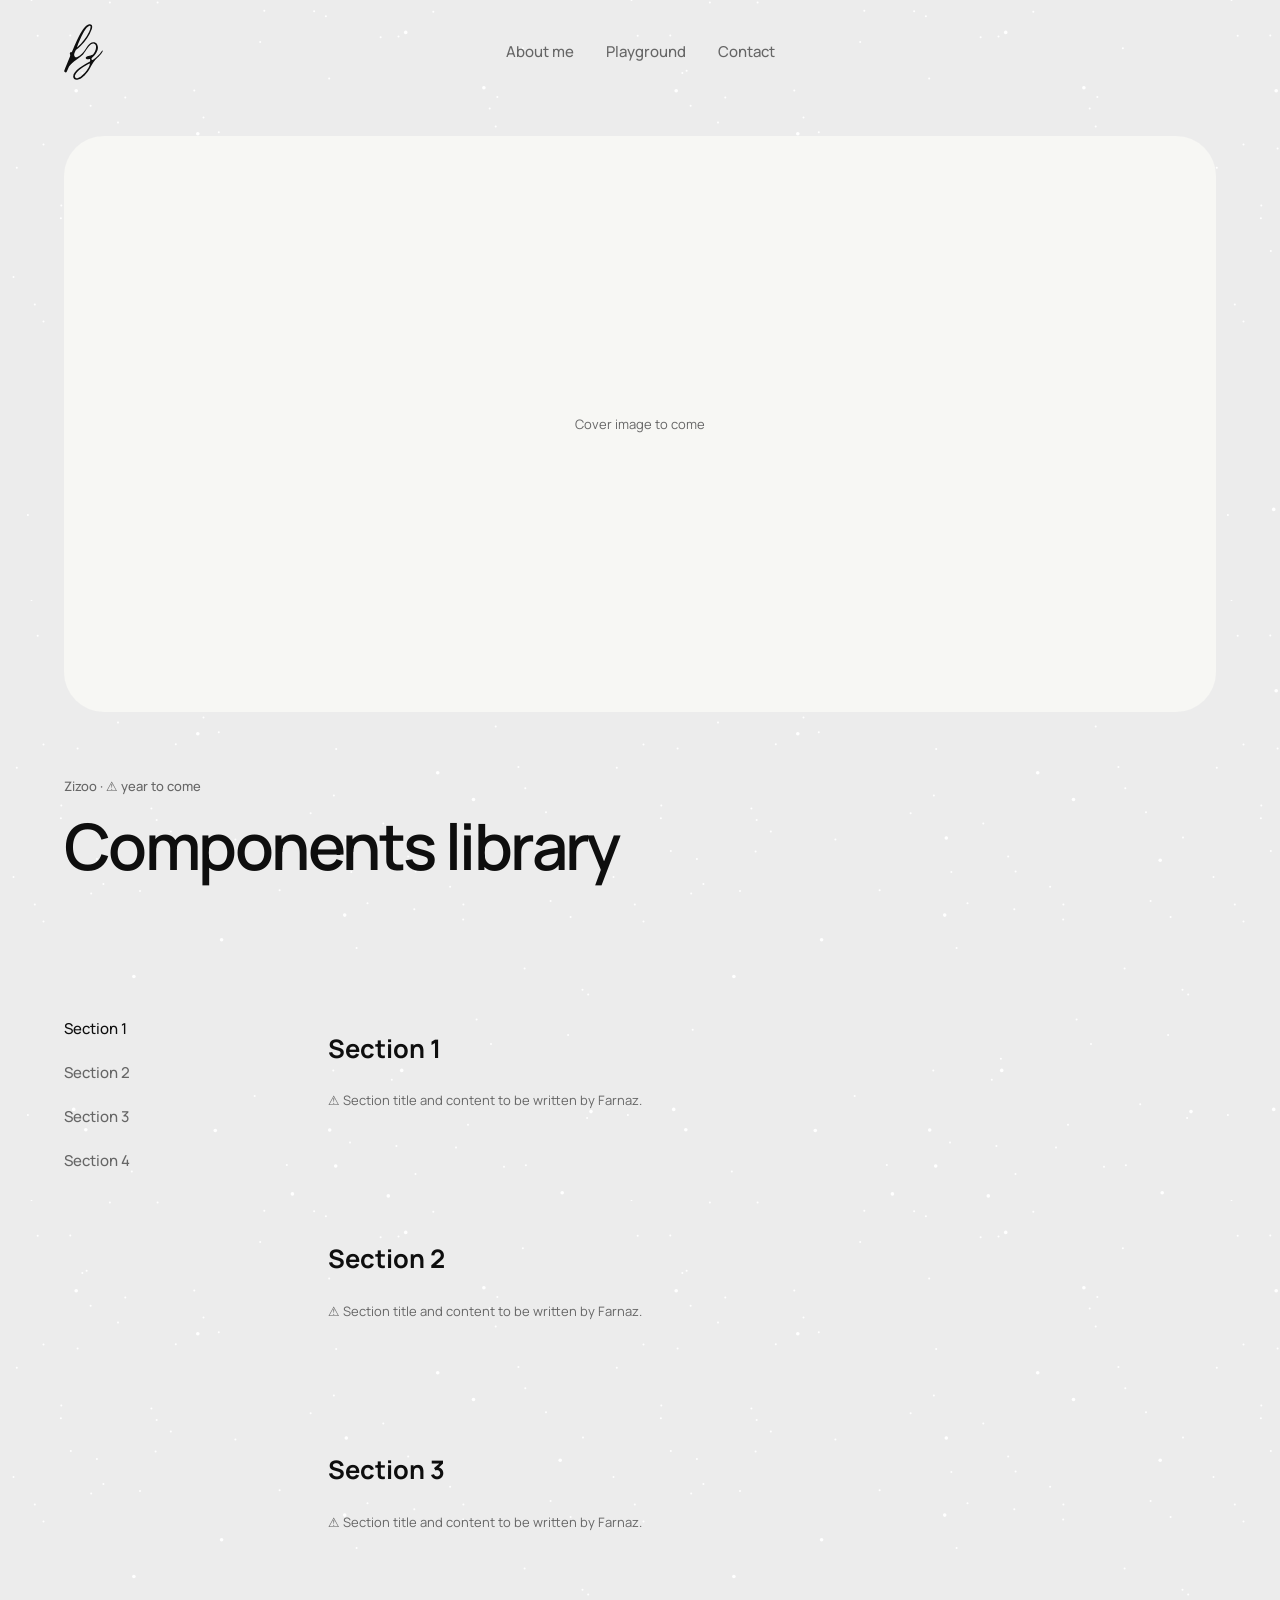
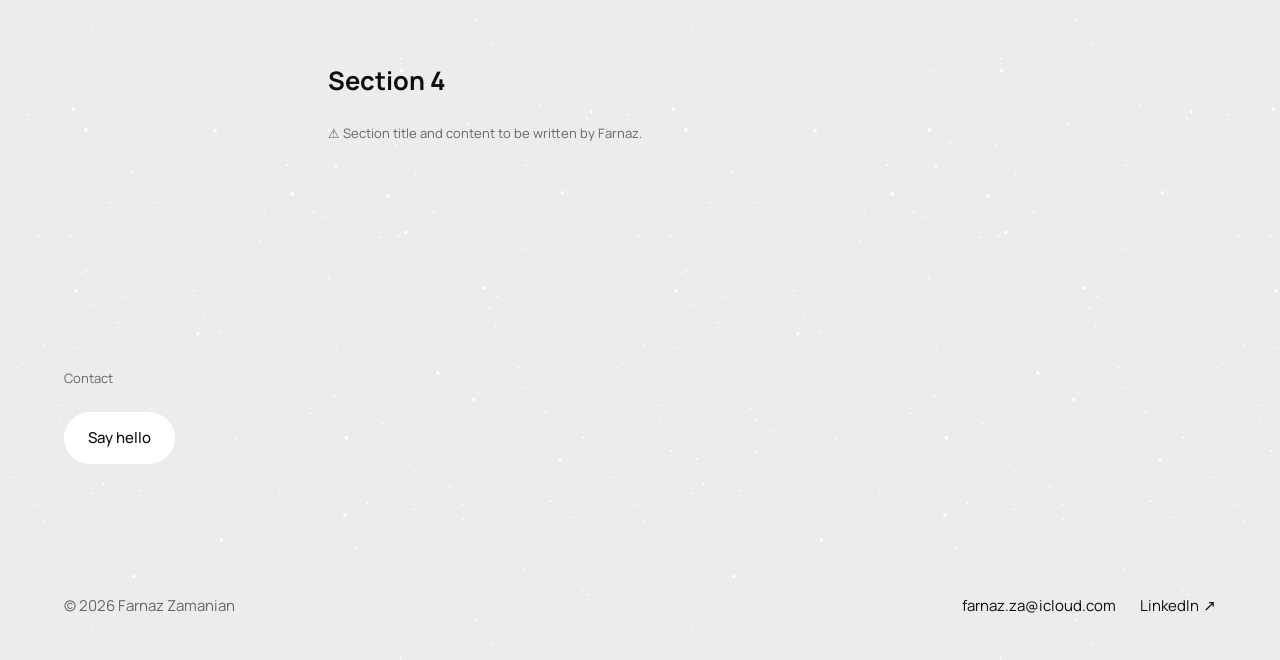
<file: 02 Site/zizoo-components-library.html>
<!doctype html>
<html lang="en">
<head>
  <meta charset="utf-8">
  <meta name="viewport" content="width=device-width, initial-scale=1">
  <title>Components library · Farnaz Zamanian</title>
  <link rel="preconnect" href="https://fonts.googleapis.com">
  <link rel="preconnect" href="https://fonts.gstatic.com" crossorigin>
  <link rel="stylesheet" href="https://fonts.googleapis.com/css2?family=Manrope:wght@400;500;600&display=swap">
  <link rel="stylesheet" href="style.css?v=20261119a">
  <script src="main.js?v=20261119a" defer></script>
</head>
<body>
  <a class="skip" href="#main">Skip to content</a>
  <header class="site-header">
    <nav class="nav container" aria-label="Main">
      <a class="nav__home" href="index.html" aria-label="Farnaz Zamanian, home"><svg class="logo" viewBox="82 6 348 500" aria-hidden="true" focusable="false"><path d="M307.298 8.20898C339.814 5.30316 336.316 33.285 328.627 54.3984C308.853 108.698 273.041 160.387 232.014 201.142C224.745 208.503 216.998 215.389 208.826 221.754C200.422 228.169 191.078 231.038 186.95 240.13C183.36 248.037 179.671 256.204 176.059 264.461C166.529 286.24 179.042 309.8 200.924 300.509C234.007 286.46 257.809 255.288 276.921 226.456C288.72 208.657 299.004 190.495 317.171 178.233C333.674 165.115 365.833 166.449 377.212 186.185C401.327 228.013 365.692 281.834 332.319 306.9C328.589 309.703 326.84 315.054 327.489 319.675C328.464 326.607 335.839 328.576 341.574 324.561C378.059 299.019 393.196 285.173 421.891 244.902C422.743 243.706 423.875 242.552 425.321 242.808C427.142 243.129 428.756 244.733 428.507 246.565C427.128 256.704 405.803 280.187 400.363 286.557C394.262 293.702 387.477 300.314 380.286 306.552C351.636 331.403 332.497 365.231 315.018 398.89C309.653 409.22 303.227 419.217 295.889 429.108C272.165 459.653 240.599 495.682 200.924 503.237C181.516 506.933 166.406 496.988 163.854 477.857C163.312 421.827 260.702 370.568 309.542 344.035C313.824 341.709 316.378 337.125 315.821 332.283C315.411 328.715 314.885 325.37 314.247 321.642C313.877 319.478 311.641 318.179 309.558 318.869C300.068 321.99 280.174 325.458 276.649 312.515C275.882 309.603 276.317 306.507 277.857 303.914C290.083 283.186 329.113 291.074 344.763 272.793C349.681 267.048 354.107 260.928 357.358 254.126C365.285 237.545 380.638 193.138 351.081 182.028C321.523 170.919 293.761 221.754 272.903 249.93C266.989 257.919 261.683 266.334 255.353 274.004C252.06 277.967 248.4 281.954 244.438 285.821C206.471 322.877 137.004 354.949 118.156 404.54C115.755 410.859 111.068 421.158 107.497 430.136C104.922 436.61 97.5858 440.306 91.3115 437.274C85.1284 434.287 82.3163 426.478 85.04 420.175C90.3221 407.95 96.7966 391.263 99.7461 383.979L135.475 295.416C138.038 289.063 137.797 281.922 135.437 275.49C133.602 270.489 132.807 264.473 136.341 260.487C142.117 253.974 149.851 261.039 153.254 254.126C180.196 199.389 242.364 20.1179 307.298 8.20898ZM312.146 359.053C311.788 358.118 310.782 358.011 309.899 358.482C265.121 382.412 199.877 416.162 179.975 465.539C177.712 471.154 179.617 478.369 183.101 484.067C185.146 487.413 188.495 489.847 192.385 490.344C233.6 495.606 316.963 394.35 312.332 359.705C312.305 359.5 312.219 359.246 312.146 359.053ZM308.918 21.8477C299 26.3564 291.326 32.4171 284.113 40.5283C253.822 74.5938 217.723 160.934 201.337 204.847C200.024 208.378 198.787 211.937 197.629 215.521C200.313 213.337 202.978 211.128 205.621 208.896C246.649 169.135 282.272 125.9 306.68 74.0479C312.883 60.8682 318.46 46.3257 319.492 31.6904C320.005 24.4195 315.833 21.6544 308.918 21.8477Z" fill="currentColor"/></svg></a>
      <ul class="nav__links"><li><a href="about.html">About me</a></li><li><a href="playground.html">Playground</a></li><li><a href="contact.html">Contact</a></li></ul>
    </nav>
  </header>
  <main id="main">
    <article class="cs">
      <div class="cs__cover container" aria-hidden="true"><span class="card__placeholder">Cover image to come</span></div>
      <header class="cs__head container">
        <p class="cs__meta">Zizoo · ⚠️ year to come</p>
        <h1 class="page-title">Components library</h1>
        
      </header>
      <div class="cs__body container">
        <nav class="cs__toc" aria-label="Sections"><ul><li><a href="#section-1">Section 1</a></li><li><a href="#section-2">Section 2</a></li><li><a href="#section-3">Section 3</a></li><li><a href="#section-4">Section 4</a></li></ul></nav>
        <div class="cs__content">
        <section class="cs__section" id="section-1">
          <h2>Section 1</h2>
          <p class="todo">⚠️ Section title and content to be written by Farnaz.</p>
        </section>
        <section class="cs__section" id="section-2">
          <h2>Section 2</h2>
          <p class="todo">⚠️ Section title and content to be written by Farnaz.</p>
        </section>
        <section class="cs__section" id="section-3">
          <h2>Section 3</h2>
          <p class="todo">⚠️ Section title and content to be written by Farnaz.</p>
        </section>
        <section class="cs__section" id="section-4">
          <h2>Section 4</h2>
          <p class="todo">⚠️ Section title and content to be written by Farnaz.</p>
        </section>

        </div>
      </div>
    </article>
  </main>
  <footer class="site-footer" id="contact">
    <div class="container footer">
      <p class="footer__label">Contact</p>
      <div class="footer__ctas">
        <a class="cta" href="contact.html"><svg class="cta__icon" viewBox="0 0 24 24" aria-hidden="true" focusable="false"><rect x="3" y="5" width="18" height="14" rx="2" fill="none" stroke="currentColor" stroke-width="1.8"/><path d="m4 7 8 6 8-6" fill="none" stroke="currentColor" stroke-width="1.8" stroke-linecap="round" stroke-linejoin="round"/></svg><span class="cta__label">Say hello</span></a>
      </div>
      <p class="todo" data-config-note hidden></p>
    </div>
    <div class="container endbar">
      <p class="endbar__name">© 2026 Farnaz Zamanian</p>
      <ul class="endbar__links">
        <li><a href="mailto:farnaz.za@icloud.com">farnaz.za@icloud.com</a></li>
        <li><a href="https://www.linkedin.com/in/farnaz-zamanian-37882090/" target="_blank" rel="noopener">LinkedIn<span class="endbar__arrow" aria-hidden="true">↗</span><span class="sr-only"> (opens in a new tab)</span></a></li>
      </ul>
    </div>
  </footer>
</body>
</html>
</file>
<file: 02 Site/style.css>
/* Tokens from 00 Context/visual-direction.md */
:root {
  --bg: #ECECEC;
  --surface: #F7F7F4;
  --pill: #FFFFFF;
  --text: #0E0E0E;
  --text-2: #666666;
  --accent: #6E64FD;      /* large text, icons, focus, shapes */
  --accent-text: #4F43FD; /* small accent text only */
  --error: #C01600;       /* form errors, from the HBHM design system error/600 (founder, 6 Nov 2026); 5.3:1 on --bg, 6.3:1 on white */
  --mockup-bg: #D4D5DA;   /* behind device mockups only */
  --font: "Manrope", system-ui, sans-serif;

  --space: 8px;
  --max: 1272px;          /* measured from tomasnozina.com, see visual-direction.md */
  --radius: 40px;         /* measured from tomasnozina.com */
  --gap: 24px;
  --section: 96px;
  --ease: cubic-bezier(.2, .7, .2, 1);
}

@media (max-width: 720px) {
  :root { --section: 64px; }
}

* { box-sizing: border-box; }

html { scroll-behavior: smooth; }

body {
  margin: 0;
  /* Paper texture: small static white dots on the gray ground (founder, 2026-11-05) */
  background: var(--bg) url("assets/paper-dots.svg") repeat;
  color: var(--text);
  font-family: var(--font);
  font-size: 17px;
  line-height: 1.6;
  -webkit-font-smoothing: antialiased;
}

img, svg { display: block; max-width: 100%; }

a { color: inherit; }

:focus-visible {
  outline: 2px solid var(--accent);
  outline-offset: 3px;
  border-radius: 4px;
}

.container {
  width: min(var(--max), 100% - 2 * max(16px, 5vw));
  margin-inline: auto;
}

.section { padding-block: var(--section); }
.section--tight { padding-top: 0; }
#work { scroll-margin-top: 24px; }

.skip {
  position: absolute;
  left: 16px;
  top: -100px;
  padding: 12px 16px;
  background: var(--pill);
  border-radius: 999px;
  z-index: 10;
}
.skip:focus { top: 16px; }

.todo {
  margin: 16px 0 0;
  font-size: 13px;
  color: var(--text-2);
}

/* Nav */
.site-header { padding-block: 24px; }

.nav {
  display: flex;
  align-items: center;
  justify-content: space-between;
  flex-wrap: wrap;
  gap: 16px 32px;
}

.nav__home {
  display: inline-flex;
  align-items: center;
  gap: 12px;
  min-height: 44px;
  font-weight: 600;
  font-size: 16px;
  text-decoration: none;
}

.logo { width: auto; height: 56px; }
@media (max-width: 720px) {
  .logo { height: 48px; }
}

.nav__links {
  display: flex;
  flex-wrap: wrap;
  gap: 4px 8px;
  margin: 0 -12px;
  padding: 0;
  list-style: none;
  font-size: 15px;
  font-weight: 500;
}

.nav__links a {
  display: inline-flex;
  align-items: center;
  min-height: 44px;
  padding-inline: 12px;
  text-decoration: none;
  color: var(--text-2);
  transition: color .2s var(--ease);
}
.nav__links a:hover,
.nav__links a[aria-current="page"] { color: var(--text); }

/* Type */
.hero__title,
.page-title {
  margin: 0;
  font-weight: 600;
  letter-spacing: -0.04em;
  line-height: 1.04;
  text-wrap: balance;
}
.hero__title { font-size: 64px; }
/* Same size as the About body text (founder, 2026-11-05) */
.hero__text { font-size: 17px; font-weight: 400; line-height: 1.6; }
@media (max-width: 720px) {
  .hero__title { font-size: 40px; }
}

/* Home hero: intro in the left column, lined up with the left card column (photo moved to About, 2026-11-05) */
.hero {
  display: grid;
  grid-template-columns: repeat(2, minmax(0, 1fr));
  gap: var(--gap);
  align-items: start;
}
.hero__intro { min-width: 0; grid-column: 1; }
.about__photo { margin-bottom: 40px; }
.hero__photo {
  width: min(250px, 100%);
  height: auto;
  aspect-ratio: 1 / 1;
  border-radius: 50%;
  object-fit: cover;
}
@media (max-width: 720px) {
  .hero { grid-template-columns: 1fr; gap: 40px; }
  .hero__photo { width: 180px; }
}
.page-title { font-size: clamp(36px, 5vw, 64px); }

.hero__text {
  margin: 24px 0 0;
  max-width: 60ch;
  color: var(--text-2);
}
.hero__text + .hero__text { margin-top: 16px; }
.hero__cta { margin-top: 40px; }
.hero__thesis { color: var(--text); }

/* AI stack: surface pills, no outline, text only, not clickable */
.stack {
  display: flex;
  flex-wrap: wrap;
  gap: 8px;
  margin: 24px 0 0;
  padding: 0;
  list-style: none;
}
.stack li {
  display: inline-flex;
  align-items: center;
  min-height: 40px;
  padding-inline: 16px;
  border-radius: 999px;
  background: var(--surface);
  font-size: 15px;
  font-weight: 500;
}

.prose { max-width: 60ch; }
.prose p { margin: 24px 0 0; }
.prose .page-title { max-width: 16ch; }

/* Hero card stack: one case study per card, loops on its own, pauses on hover and focus (founder, 2026-11-05) */
.hstack {
  position: relative;
  justify-self: end;
  width: min(380px, 62%);
  aspect-ratio: 340 / 460;
  margin-right: calc(min(380px, 62%) * 0.54);
}
.hstack__card {
  position: absolute;
  inset: 0;
  display: grid;
  place-items: center;
  overflow: hidden;
  border-radius: 32px;
  background: var(--surface);
  transform-origin: left center;
  transition: transform .7s var(--ease), opacity .7s var(--ease);
}
.hstack__card img { width: 100%; height: 100%; object-fit: cover; object-position: var(--pos, 50% 50%); }
/* Hovered or focused card: comes to the front and widens across the whole stack area */
.hstack__card { right: auto; width: 100%; transition: transform .7s var(--ease), opacity .7s var(--ease), width .6s var(--ease); }
.hstack__card.is-open { width: 154%; }
/* Caption under the stack, with arrows (founder chose option B, 6 Nov 2026) */
.hstack { margin-bottom: 300px; }
.hcap { position: absolute; left: 0; top: calc(100% + 24px); width: 154%; }
.hcap p { margin: 0; }
.hcap__tag { font-size: 14px; font-weight: 600; color: var(--accent-text); }
.hcap__title { margin-top: 6px !important; font-size: 24px; font-weight: 600; line-height: 1.2; }
.hcap__problem { margin-top: 8px !important; font-size: 17px; line-height: 1.45; max-width: 46ch; }
.hcap :is(.hcap__tag, .hcap__title, .hcap__problem) { transition: opacity .3s var(--ease); }
.hcap.is-fading :is(.hcap__tag, .hcap__title, .hcap__problem) { opacity: 0; }
.hcap__nav { display: flex; align-items: center; gap: 12px; margin-top: 16px; font-size: 14px; }
.hcap__nav button { width: 44px; height: 44px; border: 1px solid var(--text); border-radius: 50%; background: transparent; color: var(--text); font: inherit; font-size: 18px; cursor: pointer; }
.hcap__nav button:hover { background: var(--text); color: var(--bg); }
@media (max-width: 720px) {
  .hstack { justify-self: start; width: min(260px, 60%); margin-right: 0; }
  .hcap { width: calc(100vw - 2 * max(16px, 5vw)); }
}

/* Cards: visual only, title appears over a blurred image on hover */
.card {
  position: relative;
  display: block;
  overflow: hidden;
  border-radius: var(--radius);
  background: var(--surface);
  text-decoration: none;
  isolation: isolate;
}
.card--square,
.card--small { aspect-ratio: 1 / 1; }
.card--wide { grid-column: 1 / -1; aspect-ratio: 1272 / 624; }

.card__media {
  position: absolute;
  inset: 0;
  display: grid;
  place-items: center;
  transition: filter .5s var(--ease), transform .5s var(--ease);
}

/* Motion mockup card: video fills the card */
.card__video {
  width: 100%;
  height: 100%;
  object-fit: cover;
  display: block;
}

.card__placeholder {
  font-size: 13px;
  color: var(--text-2);
}

.card__title {
  position: absolute;
  inset: 0;
  display: grid;
  place-items: center;
  padding: 24px;
  text-align: center;
  font-size: clamp(24px, 3vw, 40px);
  font-weight: 600;
  letter-spacing: -0.03em;
  line-height: 1.1;
  background: rgb(236 236 236 / .45);
  opacity: 0;
  transition: opacity .4s var(--ease);
}

@media (hover: hover) {
  .card:hover .card__media,
  .card:focus-visible .card__media { filter: blur(16px); transform: scale(1.04); }
  .card:hover .card__title,
  .card:focus-visible .card__title { opacity: 1; }
  /* Motion cards: no blur and no title on hover, so the motion stays visible.
     Keyboard focus still shows the title. */
  .card--motion:hover .card__media,
  .card--motion:focus-visible .card__media { filter: none; transform: none; }
  .card--motion:hover:not(:focus-visible) .card__title { opacity: 0; }
}

/* Touch fallback: title always visible */
@media (hover: none) {
  .card__title {
    opacity: 1;
    inset: auto 0 0 0;
    display: block;
    padding: 16px 20px;
    text-align: left;
    font-size: 20px;
    background: rgb(247 247 244 / .9);
  }
}

/* Home: featured mosaic, two squares then one full-width card */
.mosaic {
  display: grid;
  grid-template-columns: repeat(2, minmax(0, 1fr));
  gap: var(--gap);
}
@media (max-width: 720px) {
  .mosaic { grid-template-columns: 1fr; }
  .card--wide { aspect-ratio: 1 / 1; }
}

/* Playground: three columns of smaller squares */
.grid {
  display: grid;
  grid-template-columns: repeat(3, minmax(0, 1fr));
  gap: var(--gap);
  margin-top: 48px;
}
@media (max-width: 960px) {
  .grid { grid-template-columns: repeat(2, minmax(0, 1fr)); }
}
@media (max-width: 560px) {
  .grid { grid-template-columns: 1fr; }
}

.tile {
  aspect-ratio: 1 / 1;
  border-radius: var(--radius);
  background: var(--surface);
  display: grid;
  place-items: center;
}

/* Case study: every value from "Case study layout" in 00 Context/visual-direction.md */
.cs {
  --cs-h1: 64px;
  --cs-lead: 28px;
  --cs-h2: 40px;
  --cs-h3: 24px;
  --cs-num: 64px;
  --cs-section: 128px;
  --cs-h3-above: 48px;
  --cs-visual: 48px;
  --cs-title-cover: 32px;
  --cs-cover-intro: 64px;
}
@media (max-width: 720px) {
  .cs {
    --cs-h1: 36px;
    --cs-lead: 20px;
    --cs-h2: 28px;
    --cs-h3: 20px;
    --cs-num: 44px;
    --cs-section: 80px;
    --cs-h3-above: 40px;
    --cs-visual: 32px;
    --cs-title-cover: 24px;
    --cs-cover-intro: 40px;
  }
}

.cs__title { padding-top: 40px; }
.cs__title .page-title { font-size: var(--cs-h1); text-wrap: pretty; }
.cs__meta {
  margin: 0 0 16px;
  font-size: 13px;
  font-weight: 500;
  color: var(--text-2);
}

.cs__cover {
  aspect-ratio: 16 / 8;
  margin-top: var(--cs-title-cover);
  border-radius: var(--radius);
  background: var(--surface);
  display: grid;
  place-items: center;
  overflow: hidden;
}
.cs__video {
  width: 100%;
  height: 100%;
  object-fit: cover;
  display: block;
}

.cs__head { padding-top: var(--cs-cover-intro); }

.cs__lead {
  margin: 0;
  font-size: var(--cs-lead);
  font-weight: 500;
  letter-spacing: -0.02em;
  line-height: 1.3;
  color: var(--text-2);
}
.cs__lead--small { font-size: 20px; font-weight: 400; letter-spacing: 0; line-height: 1.5; } /* founder, 16 Nov 2026: SumUp FTU, 04 Validation and testing */

.cs__snapshot {
  display: grid;
  grid-template-columns: repeat(4, minmax(0, 1fr));
  gap: 24px;
  margin: var(--cs-visual) 0 0;
}
.cs__snapshot dt {
  font-size: var(--cs-h3);
  font-weight: 600;
  letter-spacing: -0.02em;
  color: var(--accent);
}
.cs__snapshot dd { margin: 8px 0 0; }

.cs__body {
  display: grid;
  grid-template-columns: 200px minmax(0, 1fr);
  gap: 64px;
  padding-block: var(--cs-section);
}

.cs__toc ul {
  position: sticky;
  top: 24px;
  margin: 0;
  padding: 0;
  list-style: none;
  font-size: 15px;
  font-weight: 500;
}
.cs__toc a {
  display: flex;
  align-items: center;
  min-height: 44px;
  color: var(--text-2);
  text-decoration: none;
}
.cs__toc a:hover,
.cs__toc a.is-active { color: var(--text); }

/* Case study top (founder, 2026-11-05): industry tags, title, subtitle, summary, snapshot, problem. No cover. */
.cs__tags {
  margin: 0 0 16px;
  font-size: 13px;
  font-weight: 500;
  color: var(--accent-text);
}
.cs__subtitle { margin-top: 16px; max-width: 32ch; }
.cs__summary { margin: 0; max-width: 60ch; }
.cs__problem {
  display: grid;
  grid-template-columns: minmax(0, 1fr) minmax(0, 2fr);
  gap: 24px 64px;
  margin-top: var(--cs-section);
}
.cs__problem h2 {
  margin: 0;
  font-size: var(--cs-h2);
  font-weight: 600;
  letter-spacing: -0.03em;
  line-height: 1.1;
}
.cs__problem p { margin: 0; font-size: var(--cs-lead); line-height: 1.3; color: var(--text-2); }
@media (max-width: 720px) {
  .cs__problem { grid-template-columns: 1fr; }
}

/* Acts: number-led title moment (option 2B in visual-direction.md) */
.act + .act { margin-top: var(--cs-section); }
.act__head {
  display: flex;
  align-items: baseline;
  gap: 24px;
  margin: 0 0 48px;
}
.act__num {
  font-size: var(--cs-num);
  font-weight: 600;
  letter-spacing: -0.04em;
  line-height: 1;
  color: var(--accent);
}
.act__title {
  margin: 0;
  font-size: var(--cs-h2);
  font-weight: 600;
  letter-spacing: -0.03em;
  color: var(--accent); /* whole act headline in purple (founder, 2026-11-05) */
}
.cs__head .cs__label { margin-bottom: 16px; }
.cs__story { margin: 24px 0 0; }

/* Section pattern: label, heading, the point, visual, short text */
.cs__section { scroll-margin-top: 24px; }
.cs__section + .cs__section { margin-top: var(--cs-section); }
.cs__label {
  margin: 0 0 8px;
  font-size: 13px;
  font-weight: 500;
  color: var(--accent-text);
}
.cs__section h3 {
  margin: 0;
  font-size: var(--cs-h2);
  font-weight: 600;
  letter-spacing: -0.03em;
  line-height: 1.1;
}
.cs__section .cs__point { margin-top: 24px; }
.cs__section h3.cs__step { margin: var(--cs-h3-above) 0 0; font-size: var(--cs-h3); letter-spacing: -0.02em; line-height: 1.2; } /* numbered process step inside a section */
.cs__section h4 {
  margin: var(--cs-h3-above) 0 16px;
  font-size: var(--cs-h3);
  font-weight: 600;
  letter-spacing: -0.02em;
  line-height: 1.2;
}
.cs__section h4 + p,
.cs__section h4 + ul { margin-top: 0; }

.cs__content p,
.cs__content ul { margin: 16px 0 0; }
.cs__content ul { padding-left: 20px; }
.cs__content li + li { margin-top: 8px; }
.cs__content a { color: var(--accent-text); }
.cs__hl { color: var(--accent-text); }

.cs__quote {
  margin: var(--cs-visual) 0;
  font-size: var(--cs-lead);
  font-weight: 500;
  letter-spacing: -0.02em;
  line-height: 1.3;
}
.cs__quote p { margin: 0; }

/* Table content as stacked cards, readable on phones */
.cs__rows { margin: var(--cs-visual) 0; }
.cs__row {
  padding: 24px;
  border-radius: 24px;
  background: var(--surface);
}
.cs__row + .cs__row { margin-top: 16px; }
.cs__section .cs__row-title { margin: 0; font-size: 17px; }
.cs__row dl { margin: 16px 0 0; }
.cs__row dl > div + div { margin-top: 16px; }
.cs__row dt { font-size: 13px; color: var(--text-2); }
.cs__row dd { margin: 4px 0 0; }

@media (max-width: 720px) {
  .cs__snapshot { grid-template-columns: repeat(2, minmax(0, 1fr)); }
  .cs__body { grid-template-columns: 1fr; gap: 24px; }
  .cs__toc ul { position: static; display: flex; flex-wrap: wrap; gap: 0 20px; }
}

/* CTA: pill that extends to show its icon on hover */
.cta {
  display: inline-flex;
  align-items: center;
  min-height: 52px;
  padding-inline: 24px;
  border-radius: 999px;
  background: var(--pill);
  color: var(--text);
  font-size: 15px;
  font-weight: 500;
  text-decoration: none;
  transition: padding .35s var(--ease);
}
.cta__icon {
  width: 0;
  height: 20px;
  color: var(--accent);
  opacity: 0;
  transition: width .35s var(--ease), margin .35s var(--ease), opacity .25s var(--ease);
}
.cta:hover .cta__icon,
.cta:focus-visible .cta__icon {
  width: 20px;
  margin-right: 10px;
  opacity: 1;
}
.cta:hover,
.cta:focus-visible { padding-inline: 28px; }
/* Dark CTA (hero, founder 2026-11-05): text primary as the fill, white label */
.cta--dark { background: var(--text); color: #FFFFFF; }

/* Footer */
.site-footer { padding-block: var(--section); }
.footer__label {
  margin: 0 0 24px;
  font-size: 13px;
  color: var(--text-2);
}
.footer__ctas {
  display: flex;
  flex-wrap: wrap;
  gap: 12px;
}

/* Scroll reveal: only once JS is running, so content is visible without it */
.js .reveal {
  opacity: 0;
  transform: translateY(40px);
  transition: opacity .7s var(--ease), transform .7s var(--ease);
}
.js .card--left.reveal { transform: translateY(40px) rotate(-3deg); }
.js .card--right.reveal { transform: translateY(40px) rotate(3deg); }
.js .reveal.is-in {
  opacity: 1;
  transform: none;
}

@media (prefers-reduced-motion: reduce) {
  html { scroll-behavior: auto; }
  *, *::before, *::after {
    transition-duration: .01ms !important;
    animation-duration: .01ms !important;
  }
  .js .reveal,
  .js .card--left.reveal,
  .js .card--right.reveal { opacity: 1; transform: none; }
  .card:hover .card__media { transform: none; }
}

/* Process timeline: the line fills as you scroll, each step lights up in turn */
.steps {
  --fill: 0;
  position: relative;
  margin: var(--cs-visual) 0;
  padding: 0 0 0 40px;
  list-style: none;
}
.steps::before,
.steps::after {
  content: "";
  position: absolute;
  left: 7px;
  top: 8px;
  bottom: 8px;
  width: 2px;
  border-radius: 2px;
  background: var(--surface);
}
.steps::after {
  background: var(--accent);
  transform-origin: top;
  transform: scaleY(var(--fill));
}
.step {
  position: relative;
  display: grid;
  grid-template-columns: minmax(0, 1fr);
  gap: 32px;
  align-items: start;
}
.step + .step { margin-top: 64px; }
.step::before {
  content: "";
  position: absolute;
  left: -40px;
  top: 4px;
  width: 16px;
  height: 16px;
  border-radius: 50%;
  background: var(--bg);
  border: 2px solid var(--text-2);
  z-index: 1;
  transition: background .4s var(--ease), border-color .4s var(--ease);
}
.step.is-on::before { background: var(--accent); border-color: var(--accent); }
.cs__content .step p { margin: 8px 0 0; }
.cs__content .step .step__phase {
  margin: 0;
  font-size: 13px;
  font-weight: 600;
  color: var(--accent-text);
}
.cs__content .step .step__stat {
  margin-top: 8px;
  font-size: var(--cs-h3);
  font-weight: 600;
  letter-spacing: -0.02em;
}
.step__num {
  font-size: var(--cs-num);
  line-height: 1;
  color: var(--accent);
  font-variant-numeric: tabular-nums;
}
.step__tools { font-size: 13px; color: var(--text-2); }
.step__media {
  aspect-ratio: 16 / 10;
  border-radius: 24px;
  background: var(--surface);
  display: grid;
  place-items: center;
  overflow: hidden;
}
.step__media img { width: 100%; height: 100%; object-fit: cover; }

.js .step .step__text,
.js .step .step__media {
  opacity: 0;
  transform: translateY(24px);
  transition: opacity .6s var(--ease), transform .6s var(--ease);
}
.js .step .step__media { transition-delay: .12s; }
.js .step.is-seen .step__text,
.js .step.is-seen .step__media { opacity: 1; transform: none; }

@media (max-width: 720px) {
  .step { grid-template-columns: 1fr; gap: 16px; }
}
@media (prefers-reduced-motion: reduce) {
  .js .step .step__text,
  .js .step .step__media { opacity: 1; transform: none; }
}

/* Sticky process steps (founder, 16 Nov 2026): steps scroll on the left, the visual on the right stays and swaps to the step in view */
.steps-sticky { display: grid; grid-template-columns: minmax(0, 2fr) minmax(0, 3fr); gap: 48px; align-items: start; margin: var(--cs-visual) 0 0; }
.steps-sticky .steps { margin: 0; }
.steps-sticky .step + .step { margin-top: 30vh; }
.steps-sticky .step:last-child { padding-bottom: 20vh; }
.cs__content .step .step__what { margin-top: 12px; }
.cs__content .step strong { font-weight: 600; color: var(--text); }
.step__media--inline { display: none; }
.steps-stage { position: sticky; top: 15vh; display: grid; margin: 0; }
.steps-stage > * { grid-area: 1 / 1; margin: 0; opacity: 0; visibility: hidden; transition: opacity .4s var(--ease), visibility .4s; }
.steps-stage > .is-active { opacity: 1; visibility: visible; }
/* Two or more images for one step: swipe, or use the dots */
.swipe__track { display: flex; gap: 16px; overflow-x: auto; overflow-y: hidden; scroll-snap-type: x mandatory; scrollbar-width: none; }
.swipe__track::-webkit-scrollbar { display: none; }
.swipe__track:focus-visible { outline: 2px solid var(--accent); outline-offset: 4px; }
.swipe__slide { flex: 0 0 100%; margin: 0; scroll-snap-align: start; }
.steps-sticky .swipe .cs-media__item { aspect-ratio: auto; width: auto; max-width: 100%; height: auto; max-height: 60vh; margin-inline: auto; background: none; } /* own shape, no gray letterbox (founder, 16 Nov 2026) */
.swipe__track { align-items: flex-start; transition: height .3s var(--ease); }
@media (prefers-reduced-motion: reduce) { .swipe__track { transition: none; } }
.swipe__dots { display: flex; justify-content: center; margin-top: 4px; }
.swipe__dots button { display: grid; place-items: center; width: 44px; height: 44px; padding: 0; border: 0; background: none; cursor: pointer; }
.swipe__dots button::before { content: ""; width: 8px; height: 8px; border-radius: 50%; background: var(--text-2); opacity: .35; transition: opacity .3s, background-color .3s; }
.swipe__dots button[aria-current="true"]::before { background: var(--accent); opacity: 1; }
.steps-sticky .cs-media__item { aspect-ratio: auto; height: auto; }
.steps-sticky .cs-media__placeholder { aspect-ratio: 4 / 3; }
.steps-sticky figcaption { margin-top: 12px; font-size: 13px; font-weight: 500; line-height: 1.4; color: var(--text-2); }
@media (max-width: 960px) {
  .steps-sticky { grid-template-columns: 1fr; }
  .steps-stage { display: none; }
  .step__media--inline { display: block; margin: 16px 0 0; }
  .steps-sticky .step + .step { margin-top: 64px; }
  .steps-sticky .step:last-child { padding-bottom: 0; }
}
@media (prefers-reduced-motion: reduce) {
  .steps-stage > * { transition: none; }
}

/* Annotated screen (founder, 16 Nov 2026): labels on the left point at parts of the screen and slide in one by one */
.annot { display: grid; grid-template-columns: minmax(0, 1fr) minmax(0, 420px); gap: 0 24px; max-width: 800px; margin: var(--cs-visual) auto 0; }
.annot__labels { position: relative; margin: 0; padding: 0; list-style: none; }
.annot__label { position: absolute; left: 0; right: 0; top: var(--top); height: var(--h); display: flex; flex-direction: column; justify-content: center; gap: 2px; padding-right: 40px; }
.annot__label::after { content: ""; position: absolute; right: 0; top: 0; bottom: 0; width: 16px; border: 1.5px solid var(--text); border-right: 0; }
.annot__title { font-size: 15px; font-weight: 600; line-height: 1.3; color: var(--text); }
.annot__note { font-size: 13px; font-style: italic; line-height: 1.4; color: var(--text-2); }
.annot__img { display: block; width: 100%; height: auto; border-radius: 24px; }
.annot figcaption { grid-column: 2; margin-top: 12px; font-size: 13px; font-weight: 500; line-height: 1.4; color: var(--text-2); text-align: center; }
/* Revealed one by one while scrolling, like the About me experience string: the bracket draws, then the label fades up */
.js .annot__label .annot__title, .js .annot__label .annot__note { opacity: 0; transform: translateY(8px); transition: opacity .5s var(--ease) .15s, transform .5s var(--ease) .15s; }
.js .annot__label::after { transform: scaleY(0); transform-origin: top; transition: transform .4s var(--ease); }
.js .annot__label.is-in .annot__title, .js .annot__label.is-in .annot__note { opacity: 1; transform: none; }
.js .annot__label.is-in::after { transform: none; }
@media (max-width: 720px) {
  .annot { grid-template-columns: 1fr; }
  .annot__labels { order: 2; margin-top: 16px; }
  .annot__label { position: static; height: auto; padding: 0 0 12px; }
  .annot__label::after { display: none; }
  .annot figcaption { order: 3; grid-column: 1; }
}
@media (prefers-reduced-motion: reduce) {
  .js .annot__label .annot__title, .js .annot__label .annot__note, .js .annot__label::after { opacity: 1; transform: none; transition: none; }
}

/* Text for screen readers only */
.sr-only {
  position: absolute;
  width: 1px;
  height: 1px;
  margin: -1px;
  overflow: hidden;
  clip: rect(0 0 0 0);
  white-space: nowrap;
}

/* Story cards: overview first, "Read more" opens the rest in place (founder, 2026-11-05) */
.story-cards {
  display: grid;
  grid-template-columns: repeat(auto-fill, minmax(280px, 1fr));
  gap: 16px;
  margin: var(--cs-visual) 0;
}
.story-card {
  display: flex;
  flex-direction: column;
  align-items: flex-start;
  padding: 24px;
  border-radius: 24px;
  background: var(--surface);
}
.story-card.is-open { grid-column: 1 / -1; }
.cs__section .story-card__title {
  margin: 0 0 12px;
  font-size: var(--cs-h3);
  color: var(--accent-text);
}
.cs__content .story-card p { margin: 0; }
.cs__content .story-card__more p { margin-top: 12px; }
.js .story-card__more { display: none; }
.js .story-card.is-open .story-card__more { display: block; }
.story-card__toggle { display: none; }
.js .story-card__toggle {
  display: inline-flex;
  align-items: center;
  min-height: 44px;
  margin-top: auto;
  padding: 16px 0 0;
  border: 0;
  background: none;
  font: inherit;
  font-size: 15px;
  font-weight: 500;
  color: var(--accent-text);
  cursor: pointer;
}
.js .story-card__toggle:hover { text-decoration: underline; }

/* Quote in "Where it started": body size, highlighted in accent text, close to its heading (founder, 2026-11-05) */
.cs__quote--body {
  margin: 16px 0 var(--cs-visual);
  /* 19px bold counts as large text, so #666 on the marker passes 3:1 (3.96:1) */
  font-size: 19px;
  font-weight: 600;
  line-height: 1.6;
  letter-spacing: 0;
  color: var(--text-2);
}
/* Marker highlight: a light tint of the one accent behind the words (founder, 2026-11-05) */
.cs__quote--body p {
  display: inline;
  padding: 2px 6px;
  background: color-mix(in srgb, var(--accent) 18%, transparent);
  -webkit-box-decoration-break: clone;
  box-decoration-break: clone;
}

/* Me / AI cards: who did what in each phase, from CLAUDE.md and decision-log.md (founder, 2026-11-05) */
.roles {
  display: grid;
  grid-template-columns: repeat(auto-fill, minmax(220px, 1fr));
  gap: 16px;
  margin: var(--cs-visual) 0;
}
.role-card {
  display: flex;
  flex-direction: column;
  align-items: flex-start;
  padding: 24px;
  border-top: 4px solid var(--accent);
  border-radius: 24px;
  background: var(--surface);
}
.cs__content .role-card p { margin: 0; }
.cs__content .role-card .role-card__phase {
  margin-bottom: 16px;
  font-size: 13px;
  font-weight: 600;
  color: var(--accent-text);
}
.cs__content .role-card .role-card__who {
  display: inline-flex;
  align-items: center;
  min-height: 24px;
  padding: 0 10px;
  border-radius: 999px;
  font-size: 13px;
  font-weight: 600;
}
.role-card__who--me { background: var(--text); color: #FFFFFF; }
.role-card__who--ai { border: 1px solid var(--accent-text); color: var(--accent-text); }
.cs__content .role-card .role-card__text { margin: 8px 0 24px; }
.cs__content .role-card .role-card__text:last-child { margin-bottom: 0; }

/* Case study visual placeholder: marks where a visual will go (founder, 2026-11-05) */
.cs__placeholder {
  display: grid;
  place-items: center;
  aspect-ratio: 16 / 9;
  margin: var(--cs-visual, 48px) 0;
  border-radius: 24px;
  background: var(--surface);
  color: var(--text-2);
}

/* About me (founder, 2026-11-05): layout from the founder's reference, site type and colors, dotted background kept */
.aboutme { padding-top: 48px; text-align: center; }
.aboutme__photo {
  width: min(360px, 70%);
  height: auto;
  aspect-ratio: 4 / 5;
  margin: 0 auto;
  object-fit: cover;
}
/* Same size as the contact heading "Have an idea or a problem to untangle? Say hello." (founder, 6 Nov 2026), below the photo */
.aboutme__title {
  position: relative;
  margin: 32px 0 0;
  font-size: 40px;
  font-weight: 600;
  letter-spacing: -0.03em;
  line-height: 1.1;
}
@media (max-width: 720px) { .aboutme__title { font-size: 28px; } }
/* Intro and second paragraph share one centred column (founder, 6 Nov 2026); the intro matches the home hero's first paragraph */
.aboutme__intro, .aboutme__more { max-width: 420px; margin-inline: auto; text-align: center; color: var(--text-2); }
.aboutme__intro { margin-top: 40px; font-size: 20px; line-height: 1.5; }
.aboutme__more { margin-top: 48px; font-size: 20px; line-height: 1.5; } /* same as the intro, more space between (founder, 6 Nov 2026) */
.aboutme__action { margin: 32px 0 0; text-align: center; }

/* Experience string: the line draws with scroll, one dot per role (most recent first), education last */
.tl { margin-top: 120px; padding-bottom: 80px; }
.tl__track { position: relative; }
.tl__line { position: absolute; inset: 0; width: 100%; height: 100%; overflow: visible; pointer-events: none; }
.tl__line path { fill: none; stroke: var(--text-2); stroke-width: 1.5; stroke-linecap: round; }
.tl__line .tl__probe { stroke: none; }
.tl__items { margin: 0; padding: 0; list-style: none; }
.tl__item { margin: 0 0 32px; }
.js .tl__item { position: absolute; margin: 0; width: max-content; opacity: 0; transition: opacity .6s var(--ease); }
.js .tl__item.is-in { opacity: 1; }
.tl__head {
  display: flex;
  align-items: center;
  gap: 12px;
  margin: 0;
  padding: 8px;
  font: inherit;
}
.tl__dot {
  flex: none;
  width: 14px;
  height: 14px;
  border: 1.5px solid var(--text);
  border-radius: 50%;
  background: var(--bg);
  transition: background .3s, border-color .3s;
}
/* Progressive disclosure on scroll (founder, 6 Nov 2026): when the line reaches a dot, the dot fills and the logo and details fade up, then stay */
.tl__item.is-in .tl__dot { border-color: var(--accent); background: var(--accent); }
.js .tl__item :is(.tl__logo, .tl__more) { opacity: 0; transform: translateY(8px); transition: opacity .6s var(--ease) .25s, transform .6s var(--ease) .25s; }
.js .tl__item.is-in :is(.tl__logo, .tl__more) { opacity: 1; transform: none; }
.tl__short { white-space: nowrap; font-size: 20px; font-weight: 500; letter-spacing: -0.02em; line-height: 1.2; }
.tl__more { max-width: 34ch; padding: 0 8px 0 34px; }
/* Company logo under the name, lined up with the label text (founder, 2026-11-05); the name is in the label, so the logo is decorative */
.tl__logo { display: block; width: auto; height: 40px; margin: 8px 0 12px 34px; }
.tl__item--left .tl__logo { margin: 8px 34px 12px auto; }
.tl__logo[src$="zizoo.png"] { height: 56px; } /* round badge: needs more height to read */
.tl__more p { margin: 4px 0 0; font-size: 15px; line-height: 1.5; }
.tl__role { font-weight: 600; }
.tl__meta { color: var(--text-2); }
/* Labels on the left of the line: dot on the right, text right-aligned */
.tl__item--left { text-align: right; }
.tl__item--left .tl__head { flex-direction: row-reverse; margin-left: auto; }
.tl__item--left .tl__more { margin-left: auto; padding: 0 34px 0 8px; }
/* Phones: entries flow in order; the script draws the line through the dots */
.tl__track.is-flow .tl__items { padding-top: 40px; }
.js .tl__track.is-flow .tl__item { position: relative; width: auto; margin: 0 0 48px; }
@media (max-width: 720px) {
  .js .tl__item { max-width: calc(100% - 24px); }
  .tl__short { white-space: normal; font-size: 17px; }
}
@media (prefers-reduced-motion: reduce) {
  .js .tl__item, .js .tl__item :is(.tl__logo, .tl__more) { opacity: 1; transform: none; transition: none; }
}

/* Contact form (founder, 6 Nov 2026; no stroke at rest by founder decision, 47px fields, an accepted accessibility exception): on the contact page and in the home page footer. Formspree, sent with fetch. */
.cform__title { margin: 0 0 32px; max-width: 18ch; font-size: 40px; font-weight: 600; letter-spacing: -0.03em; line-height: 1.1; }
.cpage .cform__title { margin-bottom: 48px; font-size: clamp(36px, 5vw, 64px); max-width: 16ch; letter-spacing: -0.04em; line-height: 1.04; }
.cform[hidden], .cform__done[hidden], .cform__err[hidden], .cform__fail[hidden] { display: none; }
.cform, .cform__done { max-width: 640px; }
.cform { display: grid; gap: 24px; margin-bottom: 48px; }
.cform__field label { display: block; margin-bottom: 8px; font-size: 15px; font-weight: 500; }
.cform input, .cform textarea {
  display: block;
  width: 100%;
  min-height: 47px;
  padding: 6px 20px;
  border: 1.5px solid transparent;
  border-radius: 24px;
  background: var(--pill);
  color: var(--text);
  font: inherit;
  font-size: 17px;
  transition: border-color .3s var(--ease), box-shadow .3s var(--ease);
}
.cform textarea { min-height: 165px; padding-block: 10px; resize: vertical; line-height: 1.5; }
.cform input:focus, .cform textarea:focus { border-color: var(--text); }
.cform .is-error, .cform .is-error:hover, .cform .is-error:focus { border-color: var(--error); box-shadow: inset 0 0 0 1px var(--error); }
.cform__err, .cform__fail { display: flex; gap: 8px; align-items: flex-start; margin: 8px 0 0; font-size: 15px; line-height: 1.4; color: var(--error); }
.cform__err::before, .cform__fail::before {
  content: "!";
  flex: none;
  display: inline-grid;
  place-items: center;
  width: 18px;
  height: 18px;
  margin-top: 1px;
  border-radius: 50%;
  background: var(--error);
  color: #FFFFFF;
  font-size: 12px;
  font-weight: 600;
}
.cform__fail a { color: inherit; }
.cform__actions { display: grid; gap: 16px; justify-items: start; }
.cform__send { border: 0; font: inherit; font-size: 15px; font-weight: 500; cursor: pointer; }
.cform__send:disabled { opacity: .6; cursor: progress; }
.cform__hp { position: absolute; left: -9999px; width: 1px; height: 1px; overflow: hidden; }
.cform__done { margin: 0 0 48px; font-size: var(--cs-lead, 28px); font-weight: 500; letter-spacing: -0.02em; line-height: 1.3; }
.cform__done:focus { outline: none; }
.cform, .cform__done { transition: opacity .3s var(--ease); }
.cform.is-leaving { opacity: 0; }
@media (max-width: 720px) {
  .cform__title { font-size: 28px; }
  .cform__done { font-size: 22px; }
}
@media (prefers-reduced-motion: reduce) {
  .cform, .cform__done, .cform input, .cform textarea { transition: none; }
}

/* Case study hero (founder, 6 Nov 2026): logo and title centred, then two highlighted cards (same style as The insight) with the prototype panel beside them, 15px apart (option A) */
.cs__title.cs-hero { padding-top: 120px; text-align: center; }
.cs-hero .page-title { font-size: 28px; } /* founder, 6 Nov 2026: 20px smaller */
.cs-hero__logo { display: block; width: auto; height: 48px; margin: 0 auto 24px; }
.cs-hero__row { display: flex; justify-content: center; align-items: center; gap: 15px; margin-top: 64px; text-align: left; }
.cs-hero__cards { flex: 0 1 660px; }
.cs-hero .fgrid { margin: 0; }
.cs-hero .fgrid--hero { grid-template-columns: repeat(2, minmax(0, 1fr)); }
.cs-hero .fgrid__cell--lead { grid-column: 1 / -1; padding: 32px; }
.cs-hero .fgrid__cell p, .cs-hero .fgrid__cell dd { margin: 0; }
/* Industry tags: The insight pill shape, filled with the accent (founder, 6 Nov 2026) */
.cs-hero__tags { display: flex; flex-wrap: wrap; gap: 8px; margin: 0 0 20px; padding: 0; list-style: none; }
.cs-hero__tags li { display: inline-flex; align-items: center; min-height: 32px; padding-inline: 14px; border-radius: 999px; background: var(--accent-text); color: #FFFFFF; font-size: 13px; font-weight: 500; } /* white on #4F43FD: 5.91:1 (white on #6E64FD would be 4.28:1, below AA at 13px) */
.cs-hero__headline { font-size: var(--cs-lead); font-weight: 500; letter-spacing: -0.02em; line-height: 1.3; }
.cs-hero .fgrid__cell .cs-hero__body { margin-top: 16px; }
.cs-hero__mock { position: relative; display: flex; flex-direction: column; align-items: flex-start; gap: 12px; }
.js .cs-hero__cards, .js .cs-hero__mock { animation: cs-hero-in 600ms cubic-bezier(0, 0, .2, 1) both; }
.js .cs-hero__mock { animation-delay: 150ms; }
@keyframes cs-hero-in { from { opacity: 0; transform: translateY(12px); } to { opacity: 1; transform: none; } }
@media (max-width: 960px) {
  .cs-hero__row { flex-direction: column; align-items: stretch; gap: 32px; }
  .cs-hero__cards { flex: none; }
  .cs-hero__mock { align-items: center; }
}
@media (max-width: 720px) {
  .cs__title.cs-hero { padding-top: 64px; }
  .cs-hero .page-title { font-size: 24px; }
  .cs-hero .fgrid__cell--lead { padding: 24px; }
  .cs-hero__headline { font-size: 22px; }
}
@media (prefers-reduced-motion: reduce) {
  .js .cs-hero__cards, .js .cs-hero__mock { animation: none; }
}

/* Feature grids (founder, 6 Nov 2026): The problem, Decisions as hypotheses, What's next. One white container, thin dividers,
   line icons (Lucide 0.460.0, ISC, inlined), accent icon, bold title, muted text. Border: approved exception, no shadow. */
.fgrid {
  display: grid;
  margin: 32px 0 var(--cs-visual);
  padding: 0;
  list-style: none;
  overflow: hidden;
  border: 1px solid var(--bg);
  border-radius: 24px;
  background: var(--pill);
  gap: 1px;
  background-image: linear-gradient(var(--bg), var(--bg)); /* the 1px gaps show as dividers */
}
.fgrid__cell { display: flex; flex-direction: column; align-items: flex-start; gap: 8px; margin: 0; padding: 28px; background: var(--pill); transition: background-color .4s ease-out; }
.fgrid__cell:hover { background: var(--surface); }
.fgrid__icon { width: 22px; height: 22px; margin-bottom: 8px; color: var(--accent); }
.fgrid .fgrid__cell p, .fgrid .fgrid__cell blockquote, .fgrid .fgrid__title { margin: 0; }
.cs__content ul.fgrid, .cs__content .fgrid { padding: 0; margin: 32px 0 var(--cs-visual); }
.fgrid > .fgrid__cell { margin: 0; }
.fgrid .fgrid__title { font-size: 17px; font-weight: 600; letter-spacing: -0.01em; line-height: 1.35; color: var(--text); }
.fgrid .fgrid__text { font-size: 15px; line-height: 1.5; color: var(--text-2); }
.fgrid .fgrid__quote { margin: 4px 0 0; font-size: var(--cs-h3); font-weight: 500; letter-spacing: -0.02em; line-height: 1.25; color: var(--text); }
.fgrid .fgrid__quote p { margin: 0; font: inherit; color: inherit; }
.fgrid .fgrid__label { margin-top: 8px; font-size: 13px; font-weight: 600; color: var(--text-2); }
.fgrid__foot { align-self: stretch; display: flex; flex-direction: column; gap: 4px; margin-top: auto; padding-top: 16px; border-top: 1px solid var(--bg); }
.fgrid .fgrid__foot .fgrid__label { margin-top: 0; }
.fgrid .fgrid__foot .fgrid__text { font-size: 14px; }
.fgrid .fgrid__num { font-size: 13px; font-weight: 600; color: var(--text-2); }
.fgrid--3 { grid-template-columns: repeat(3, minmax(0, 1fr)); }
.fgrid--decisions, .fgrid--next { grid-template-columns: repeat(6, minmax(0, 1fr)); }
.fgrid--decisions > *, .fgrid--next > * { grid-column: span 2; }
.fgrid--decisions > .fgrid__cell--wide { grid-column: span 4; }
.fgrid--next > :nth-child(4), .fgrid--next > :nth-child(5) { grid-column: span 3; }
.fgrid--decisions .fgrid__cell { gap: 4px; }
.fgrid--decisions .fgrid__title.fgrid__title { margin-bottom: 4px; }
/* The problem: heading above the grid, the paragraph now lives in the cells */
.cs__problem.cs__problem { display: block; }
.js .fgrid { opacity: 0; transition: opacity .5s cubic-bezier(0, 0, .2, 1); }
.js .fgrid.is-in { opacity: 1; }
@media (max-width: 960px) {
  .fgrid--3, .fgrid--decisions, .fgrid--next { grid-template-columns: minmax(0, 1fr); }
  .fgrid--decisions > *, .fgrid--next > *, .fgrid--decisions > .fgrid__cell--wide, .fgrid--next > :nth-child(4), .fgrid--next > :nth-child(5) { grid-column: auto; }
}
@media (max-width: 720px) {
  .fgrid__cell { padding: 24px; }
}
@media (prefers-reduced-motion: reduce) {
  .js .fgrid { opacity: 1; transition: none; }
  .fgrid__cell { transition: none; }
}

/* Story cards and Me/AI cards in the same feature grid style (founder, 6 Nov 2026): white container, dividers, icon, black title, no accent line */
.fgrid.story-cards, .fgrid.roles { gap: 1px; margin: 32px 0 var(--cs-visual); }
.fgrid.story-cards { grid-template-columns: repeat(6, minmax(0, 1fr)); }
.fgrid.story-cards > .story-card { grid-column: span 2; }
.fgrid.story-cards > .story-card:nth-child(4), .fgrid.story-cards > .story-card:nth-child(5) { grid-column: span 3; }
.fgrid.story-cards > .story-card.is-open { grid-column: 1 / -1; }
.fgrid.roles { grid-template-columns: repeat(4, minmax(0, 1fr)); }
.fgrid .story-card, .fgrid .role-card { padding: 28px; border: 0; border-radius: 0; background: var(--pill); }
.fgrid .story-card:hover, .fgrid .role-card:hover { background: var(--surface); }
.cs__section .fgrid .story-card__title, .cs__content .fgrid .role-card__phase { margin: 0; font-size: 17px; font-weight: 600; letter-spacing: -0.01em; line-height: 1.35; color: var(--text); }
.cs__content .fgrid .story-card__more p { margin-top: 12px; font-size: 15px; line-height: 1.5; color: var(--text-2); }
.cs__content .fgrid .role-card .role-card__who { margin-top: 12px; }
.cs__content .fgrid .role-card .role-card__text { margin: 8px 0 0; font-size: 15px; line-height: 1.5; color: var(--text-2); }
.js .fgrid .story-card__toggle { padding-top: 12px; font-size: 15px; }
@media (max-width: 1100px) {
  .fgrid.roles { grid-template-columns: repeat(2, minmax(0, 1fr)); }
}
@media (max-width: 960px) {
  .fgrid.story-cards { grid-template-columns: minmax(0, 1fr); }
  .fgrid.story-cards > .story-card, .fgrid.story-cards > .story-card:nth-child(4), .fgrid.story-cards > .story-card:nth-child(5) { grid-column: auto; }
}
@media (max-width: 720px) {
  .fgrid.roles { grid-template-columns: minmax(0, 1fr); }
  .fgrid .story-card, .fgrid .role-card { padding: 24px; }
}

/* Hero facts and The insight in the same feature grid (founder, 6 Nov 2026) */
.fgrid--2 { grid-template-columns: repeat(2, minmax(0, 1fr)); }
.fgrid .fgrid__quote--key { margin-top: 12px; font-size: 32px; line-height: 1.2; }
.fgrid .insight__tags { display: flex; flex-wrap: wrap; gap: 8px; margin: 8px 0 0; padding: 0; list-style: none; }
.fgrid .insight__tags li { display: inline-flex; align-items: center; min-height: 40px; margin: 0; padding-inline: 16px; border-radius: 999px; background: var(--bg); font-size: 15px; font-weight: 500; }
.insight-grid .fgrid__quote { margin-top: 12px; }
@media (max-width: 720px) {
  .fgrid--2, .cs-hero .fgrid--hero { grid-template-columns: minmax(0, 1fr); }
  .fgrid .fgrid__quote--key { font-size: 26px; }
}

/* Home hero refresh (founder, 6 Nov 2026): one column, the card stack below the intro; "My AI OS" pills with tooltips; two buttons; proof line */
.hero { grid-template-columns: minmax(0, 1fr); }
.hero .hstack { justify-self: start; margin-top: 24px; margin-right: 0; scroll-margin-top: 32px; }
.hero__label.cs__label { margin: 48px 0 0; font-size: 17px; font-weight: 600; } /* founder, 6 Nov 2026: bigger, so it isn't lost next to the pills */
.hero__label + .stack { margin-top: 16px; }
.stack li { position: relative; min-height: 0; padding: 0; background: none; }
.stack__pill {
  display: inline-flex;
  align-items: center;
  min-height: 44px;
  padding-inline: 16px;
  border: 0;
  border-radius: 999px;
  background: var(--surface);
  color: var(--text);
  font: inherit;
  font-size: 15px;
  font-weight: 500;
  cursor: default;
}
.stack__tip {
  position: absolute;
  left: 0;
  bottom: calc(100% + 8px);
  z-index: 5;
  width: max-content;
  max-width: 260px;
  padding: 8px 12px;
  border-radius: 12px;
  background: var(--text);
  color: #FFFFFF;
  font-size: 13px;
  line-height: 1.4;
  opacity: 0;
  visibility: hidden;
  transform: translateY(4px);
  transition: opacity .25s var(--ease), transform .25s var(--ease), visibility 0s linear .25s;
  pointer-events: none;
}
.stack li.is-tip .stack__tip { opacity: 1; visibility: visible; transform: none; transition-delay: 0s; }
.hero__ctas { display: flex; flex-wrap: wrap; gap: 12px; margin-top: 40px; }
.hero__ctas .hero__cta { margin-top: 0; }
/* Outline button (founder, 6 Nov 2026): the CTA pill, transparent, with a 1.5px #0E0E0E outline */
.cta--outline { background: transparent; box-shadow: inset 0 0 0 1.5px var(--text); }
.cta--outline:hover { background: var(--pill); }
.js .hero__lead > *, .js .hero__intro > :not(.hero__lead) { animation: hero-up 500ms cubic-bezier(0, 0, .2, 1) both; }
.js .hero__lead > :nth-child(2) { animation-delay: 100ms; }
.js .hero__intro > :nth-child(2) { animation-delay: 200ms; }
.js .hero__intro > :nth-child(3), .js .hero__intro > :nth-child(4) { animation-delay: 300ms; }
.js .hero__intro > :nth-child(5) { animation-delay: 400ms; }
/* Everything centred (founder, 6 Nov 2026) */
/* The first paragraph is as wide as the headline, and a little larger */
.hero__lead { width: min-content; max-width: 100%; margin-inline: auto; }
.hero__lead .hero__title { white-space: nowrap; }
.hero__lead .hero__text { max-width: none; font-size: 20px; line-height: 1.5; }
.hero__lead + .hero__thesis { margin-top: 32px; } /* founder, 6 Nov 2026: more room before the highlight */
/* Second paragraph: the light purple marker from the Her Body, Her Mind case study, with dark text (about 15:1) */
.hero__mark { padding: 2px 6px; background: color-mix(in srgb, var(--accent) 18%, transparent); -webkit-box-decoration-break: clone; box-decoration-break: clone; line-height: 1.75; }
.hero__intro { text-align: center; }
.hero__intro .hero__text { margin-inline: auto; }
.hero__intro .stack, .hero__ctas { justify-content: center; }
.stack li:first-child .stack__tip { left: 0; }
.stack__tip { left: 50%; transform: translate(-50%, 4px); text-align: left; }
.stack li.is-tip .stack__tip { transform: translate(-50%, 0); }
/* The cards fan out to the right (about 1.54 times the front card), so the whole fan is centred */
.hero .hstack { justify-self: center; translate: -27% 0; }
.hcap { text-align: center; }
.hcap__problem { margin-inline: auto; }
.hcap__nav { justify-content: center; }
@keyframes hero-up { from { opacity: 0; transform: translateY(12px); } to { opacity: 1; transform: none; } }
@media (max-width: 720px) {
  /* the hero no longer clips sideways; main { overflow-x: clip } (tools marquee) keeps the page from scrolling sideways */
  .hero .hstack { justify-self: start; translate: none; }
  .hcap { text-align: left; }
  .hcap__nav { justify-content: flex-start; }
  .hcap__problem { margin-inline: 0; }
  .hero__ctas { flex-direction: column; }
  .hero__ctas .cta { justify-content: center; }
  .hero__ctas .cta--dark { order: -1; }
}
@media (prefers-reduced-motion: reduce) {
  html { scroll-behavior: auto; }
  .js .hero__lead > *, .js .hero__intro > :not(.hero__lead) { animation: none; }
  .stack__tip { transition: none; }
}

/* Contact form centred, in the home footer and on the contact page (founder, 6 Nov 2026); fields stay left-aligned inside */
.cform__title, .cpage .cform__title { margin-inline: auto; text-align: center; }
.cform, .cform__done { margin-inline: auto; }
.cform__actions { justify-items: center; }
.cform__done { text-align: center; }
.footer:has(.cform) .footer__label { text-align: center; }
/* "Say hello" above the home form: the "My AI OS" label size (founder, 6 Nov 2026) */
.footer__label.footer__label--hello { margin-bottom: 16px; font-size: 17px; font-weight: 600; color: var(--accent-text); }


/* SumUp summary pages (founder, 11 Nov 2026): same hero and feature grids as Her Body, Her Mind.
   Minimal phone mockups: one dark stroke, rounded corners, no notch, no buttons, no shadow (founder's reference, 11 Nov 2026). */
.cs--sumup .cs__section > h2 { margin: 0; font-size: var(--cs-h2); font-weight: 600; letter-spacing: -0.03em; line-height: 1.1; }
.cs--sumup .cs__section > .cs__point { margin: 24px 0 0; }
.cs--sumup .cs__story { margin-top: 16px; }
.cs--sumup .cs__request .cta { margin-top: 32px; }
.phone-line { overflow: hidden; padding-block: 14px; border: 3px solid var(--text); border-radius: 36px; background: #FFFFFF; }
.phone-line img { display: block; width: 100%; height: auto; }
.phone-line--dim { background: #999999; } /* matches the screen's own modal overlay, so it runs full height */
.phone-line--hero { width: 280px; }
.phone-line--flush-top { padding-top: 0; } /* screen with a dark header runs to the top of the frame */
.phone-strip { display: grid; grid-template-columns: repeat(5, minmax(0, 1fr)); gap: 16px; margin: 32px 0 0; }
.phone-strip__item { margin: 0; }
.phone-strip .phone-line { border-width: 2px; border-radius: 24px; padding-block: 10px; }
.phone-strip figcaption { margin-top: 12px; font-size: 13px; font-weight: 500; line-height: 1.4; color: var(--text-2); text-align: center; }
@media (max-width: 960px) {
  .phone-strip { display: flex; overflow-x: auto; scroll-snap-type: x mandatory; padding-bottom: 8px; }
  .phone-strip__item { flex: 0 0 180px; scroll-snap-align: start; }
}
@media (max-width: 720px) {
  .phone-line--hero { width: 240px; }
}
.cs--sumup .cta--dark, .cs--sumup .cta--dark .cta__label { color: #FFFFFF; } /* white on #0E0E0E */
.cs--sumup .cs__content, .cs--sumup .cs__body > * { min-width: 0; } /* keep the phone strip scrolling inside its column on phones */

/* Case study visual slot: animated mockup (video), image or placeholder (founder, 12 Nov 2026) */
.cs-media { margin: 32px 0 0; }
.cs-media__item, .cs-media__placeholder { display: block; width: 100%; aspect-ratio: 16 / 9; border-radius: 24px; background: var(--mockup-bg); object-fit: cover; }
.cs-media__placeholder { display: flex; flex-direction: column; align-items: center; justify-content: center; gap: 8px; border: 2px dashed var(--text); color: var(--text); font-size: 16px; font-weight: 600; text-align: center; padding: 16px; } /* #0E0E0E on #D4D5DA: 13.5:1 */
.cs-media__hint { font-size: 14px; font-weight: 400; }
.cs-media__item--full { aspect-ratio: auto; height: auto; }
.cs-media__item--stacked { margin-top: 24px; }
/* Outline laptop, same line style as .phone-line (founder, 16 Nov 2026) */
.laptop { width: min(640px, 100%); margin: 48px auto 0; }
.laptop__screen { padding: 10px; border: 3px solid var(--text); border-radius: 16px 16px 4px 4px; background: #FFFFFF; }
.laptop__screen video { display: block; width: 100%; height: auto; border-radius: 4px; }
.laptop__screen img { display: block; width: 100%; height: auto; border-radius: 4px; }
.laptop__base { height: 14px; margin: 0 -7%; border: 3px solid var(--text); border-radius: 2px 2px 14px 14px; background: #FFFFFF; }
.laptop--wide { width: min(880px, 100%); }
.laptop figcaption { margin-top: 12px; font-size: 13px; font-weight: 500; line-height: 1.4; color: var(--text-2); text-align: center; }
/* Phone on the left, cards on the right, like the hero row */
.cs-split { display: flex; justify-content: center; align-items: center; gap: 24px; margin-top: 32px; }
.cs-split__mock { display: flex; flex-direction: column; align-items: center; gap: 12px; margin: 0; }
.cs-media--phone { margin: 0; }
/* Final mockups: app and web side by side (founder, 16 Nov 2026) */
.final-row { display: grid; grid-template-columns: auto minmax(0, 1fr); gap: 48px; align-items: end; margin-top: var(--cs-visual); }
.final-row .phone-line--hero { width: 220px; }
.final-row .laptop { width: 100%; margin: 0; padding-inline: 7%; }
@media (max-width: 960px) {
  .final-row { grid-template-columns: 1fr; justify-items: center; }
}
.cs-split__mock figcaption { font-size: 13px; font-weight: 500; line-height: 1.4; color: var(--text-2); text-align: center; }
.cs__content .cs-split .cs-split__cards { flex: 0 1 660px; margin: 0; }
@media (max-width: 960px) {
  .cs-split { flex-direction: column; align-items: stretch; gap: 32px; }
  .cs__content .cs-split .cs-split__cards { flex: none; }
} /* show the whole board, no 16:9 crop */
.cs-media figcaption { margin-top: 12px; font-size: 13px; font-weight: 500; line-height: 1.4; color: var(--text-2); } /* #666 on #ECECEC: 4.9:1 */
.cs--sumup .cs-media + .cs__point { margin-top: 48px; }
.cs--sumup .cs-media + .cs-media { margin-top: 48px; }
/* Same gap between info cards and the visuals around them */
.cs--sumup .phone-strip + .fgrid, .cs--sumup .cs-media + .fgrid, .cs--sumup .laptop + .fgrid { margin-top: var(--cs-visual); }
.cs--sumup .fgrid + .laptop, .cs--sumup .fgrid + .cs-media { margin-top: var(--cs-visual); }
/* Data viz outcome: the animated mobile widget next to the widget set (founder, 17 Nov 2026) */
.final-row .widget-loop { width: 300px; }
.widget-loop video { display: block; width: 100%; height: auto; border-radius: 32px; }
.final-row--pair { display: flex; justify-content: center; align-items: flex-end; gap: 32px; }
.final-row--pair .widget-loop { flex: 1 1 0; width: auto; max-width: 320px; }
.final-row--pair .home-loop .phone-line--hero { width: 270px; }
.phone-line video { display: block; width: 100%; height: auto; }
@media (max-width: 700px) { .final-row--pair { flex-direction: column; align-items: center; gap: 40px; } }
/* Data viz principles board (founder, 17 Nov 2026): rebuilt from the "Start Here" board, black with white text; only the white outlines draw, with a dot riding the tip, when the board scrolls into view */
.pboard { background: #000; color: #fff; border-radius: 24px; padding: clamp(32px, 5vw, 64px); }
.pboard__grid { list-style: none; margin: 0; padding: 0; display: grid; grid-template-columns: 1fr 1fr; grid-template-areas: "a b" "a c" "d e"; gap: 72px 56px; }
.pboard__box { position: relative; padding: 0 28px 36px 36px; }
.pboard__box--1 { grid-area: a; } .pboard__box--2 { grid-area: b; } .pboard__box--3 { grid-area: c; } .pboard__box--4 { grid-area: d; } .pboard__box--5 { grid-area: e; }
.pboard__num { display: inline-block; margin: -16px 0 0 56px; font-size: 28px; font-weight: 600; line-height: 32px; }
.cs__section .pboard__title, .pboard__title { margin: 20px 0 24px -24px; font-size: 32px; font-weight: 600; letter-spacing: -0.02em; line-height: 1.2; color: #fff; }
.pboard__box p { margin: 0 0 20px 64px; max-width: 34ch; font-size: 15px; line-height: 1.5; color: #fff; }
.pboard__box p:last-child { margin-bottom: 0; }
.pboard__line { position: absolute; inset: 0; width: 100%; height: 100%; overflow: visible; pointer-events: none; }
.pboard__line path, .pboard__line circle.end { fill: none; stroke: #fff; stroke-width: 1; }
.pboard__line circle.tip { fill: #fff; }
@media (max-width: 700px) {
  .pboard__grid { grid-template-columns: 1fr; grid-template-areas: "a" "b" "c" "d" "e"; gap: 56px; }
  .pboard__box p { margin-left: 40px; }
}
/* Home: bento grid of case studies (founder, 17 Nov 2026), replaces the card stack.
   3 masonry columns from 1024 px (each card's column is set in the HTML), 2 from 640 px, 1 below, in reading order.
   Each card has its own background; Data viz #B459FF (founder). Media scales to 1.03 on hover; the title gets an arrow. */
.bento { --bento-gap: 26px; display: grid; grid-template-columns: 1fr; gap: 20px; margin-top: 72px; scroll-margin-top: 32px; }
.bento__col { display: flex; flex-direction: column; gap: var(--bento-gap); min-width: 0; }
.bento__item { display: block; color: var(--text); text-decoration: none; border-radius: 20px; }
.bento__item:focus-visible { outline: 2px solid var(--text); outline-offset: 4px; }
.bento__box { position: relative; aspect-ratio: var(--ratio, 4 / 5); border-radius: 20px; overflow: hidden; background: var(--card-bg, var(--surface, #F7F7F4)); display: grid; place-items: center; }
.bento__box > * { transition: transform .6s cubic-bezier(.22, 1, .36, 1); }
.bento__img { position: absolute; inset: 0; width: 100%; height: 100%; object-fit: cover; }
.bento__phone { width: 54%; border-radius: 30px; }
.bento__vid { display: block; width: 52%; height: auto; } /* video with its own phone frame on a dark card */
.bento__cap { display: flex; justify-content: space-between; align-items: baseline; gap: 16px; margin: 12px 2px 0; font-size: 12px; line-height: 1.35; }
.bento__title { font-weight: 400; }
.bento__meta { flex: none; color: var(--text-2); }
.bento__arrow { display: inline-block; margin-left: 6px; opacity: 0; transform: translateX(-4px); transition: opacity .3s, transform .3s; }
@media (hover: hover) and (pointer: fine) {
  .bento__item:hover .bento__box > * { transform: scale(1.03); }
  .bento__item:hover .bento__arrow, .bento__item:focus-visible .bento__arrow { opacity: 1; transform: none; }
}
.js .bento__item { opacity: 0; transform: translateY(24px); transition: opacity .7s cubic-bezier(.22, 1, .36, 1), transform .7s cubic-bezier(.22, 1, .36, 1); }
.js .bento__item.is-in { opacity: 1; transform: none; }
@media (min-width: 640px) { .bento { grid-template-columns: repeat(2, minmax(0, 1fr)); gap: var(--bento-gap); align-items: start; } }
@media (min-width: 1024px) { .bento { grid-template-columns: repeat(3, minmax(0, 1fr)); } }
@media (max-width: 639px) { .bento { --bento-gap: 20px; } .bento__cap { flex-direction: column; gap: 2px; } }
@media (prefers-reduced-motion: reduce) {
  .js .bento__item { opacity: 1; transform: none; transition: none; }
  .bento__box > *, .bento__arrow { transition: none; }
  .bento__item:hover .bento__box > * { transform: none; }
}

/* "My AI OS" tools marquee (founder, 18 Nov 2026): replaces the pills. Two rows drift sideways (founder, 18 Nov 2026: two, not four) in alternating directions, full width.
   White tiles; icon colors are darker shades of the prompt's hues, each at least 3:1 on white. */
main { overflow-x: clip; } /* the full-width rows never make the page scroll sideways */
.hero__label + .tools { margin-top: 16px; }
.hero__intro + .bento { margin-top: 120px; } /* founder, 19 Nov 2026: generous room between intro and cards (was 72px) */
.tools { position: relative; width: 100vw; margin-left: calc(50% - 50vw); }
.tools__sprite { position: absolute; width: 0; height: 0; overflow: hidden; }
.tools__rows { display: grid; gap: 12px; overflow: hidden; }
.tools__track { display: flex; gap: 24px; width: max-content; padding-right: 24px; } /* the trailing gap makes the track exactly 3 sets wide */
.tools__chip { display: inline-flex; align-items: center; gap: 10px; flex: none; color: var(--text); font-size: 17px; font-weight: 500; white-space: nowrap; }
.tools__tile { display: grid; place-items: center; width: 44px; height: 44px; border-radius: 12px; background: var(--pill); }
.tools__tile svg { width: 24px; height: 24px; fill: none; stroke: currentColor; stroke-width: 2.4; stroke-linecap: round; stroke-linejoin: round; }
.tools__tile img { display: block; width: 24px; height: 24px; filter: brightness(0) invert(.055); } /* logo in text primary #0E0E0E */
.tools__pause { display: grid; place-items: center; width: 44px; height: 44px; margin: 16px auto 0; padding: 0; border: 0; border-radius: 50%; background: var(--pill); color: var(--text); cursor: pointer; }
.tools__pause svg { width: 20px; height: 20px; fill: none; stroke: currentColor; stroke-width: 2; stroke-linecap: round; stroke-linejoin: round; }
.tools__pause:focus-visible { outline: 2px solid var(--accent); outline-offset: 2px; }
.tools__icon-play, .tools.is-paused .tools__icon-pause { display: none; }
.tools.is-paused .tools__icon-play { display: inline; }
/* Drift: JS clones each set twice and sets --dur from the set width; one loop moves the track by one set */
.tools.is-live .tools__track { animation: tools-left var(--dur, 48s) linear var(--delay, 0s) infinite; }
.tools.is-live [data-dir="right"] .tools__track { animation-name: tools-right; }
.tools.is-paused .tools__track, .tools__rows:hover .tools__track { animation-play-state: paused; }
@keyframes tools-left { from { transform: translateX(0); } to { transform: translateX(-33.3333%); } }
@keyframes tools-right { from { transform: translateX(-33.3333%); } to { transform: translateX(0); } }
/* Entrance: each row slides in from the side it drifts away from, 150 ms apart */
.js .tools.is-in .tools__row { animation: tools-in-left 1s cubic-bezier(0, 0, .2, 1) both; animation-delay: calc(300ms + var(--i, 0) * 150ms); }
.js .tools.is-in .tools__row[data-dir="right"] { animation-name: tools-in-right; }
@media (prefers-reduced-motion: no-preference) { .js .tools:not(.is-in) .tools__row { opacity: 0; } } /* rows wait until the section scrolls into view */
.tools__row:nth-child(2) { --i: 1; }
@keyframes tools-in-left { from { transform: translateX(40vw); opacity: 0; } 67% { opacity: 1; } to { transform: none; } }
@keyframes tools-in-right { from { transform: translateX(-40vw); opacity: 0; } 67% { opacity: 1; } to { transform: none; } }
@media (max-width: 720px) {
  .tools__chip { font-size: 15px; }
  .tools__tile { width: 40px; height: 40px; border-radius: 11px; }
  .tools__tile svg, .tools__tile img { width: 22px; height: 22px; }
}
/* Reduced motion: no drift and no entrance; one row of the nine tools, wrapped and centred */
@media (prefers-reduced-motion: reduce) {
  .tools { width: auto; margin-left: 0; }
  .js .tools.is-in .tools__row { animation: none; }
  .tools__row:not(:first-child), .tools__chip.is-clone, .tools__pause { display: none; }
  .tools.is-live .tools__track { animation: none; }
  .tools__track { flex-wrap: wrap; justify-content: center; width: auto; padding-right: 0; gap: 12px 24px; }
}

/* Intro layout (founder, 18 Nov 2026, from a reference screenshot): name on the left in the first grid column, the intro and the AI workflow line in columns 2 and 3; left aligned.
   The lead phrase is text primary, the rest text secondary (#666666, 4.8:1 on #ECECEC). */
.hero__intro { text-align: left; }
.hero__lead { width: auto; margin-inline: 0; }
.hero__lead .hero__title { white-space: normal; font-size: 28px; line-height: 1.25; letter-spacing: -0.02em; font-weight: 500; }
.hero__lead .hero__text { margin: 16px 0 0; max-width: 30ch; font-size: 28px; line-height: 1.25; letter-spacing: -0.02em; color: var(--text-2); }
.hero__strong { display: block; margin-bottom: 10px; color: var(--text); font-weight: 600; } /* founder, 19 Nov 2026: the first sentence on its own line, 10px above the rest */
.hero__intro .hero__text.hero__thesis { margin-inline: 0; }
@media (min-width: 1024px) {
  .hero__intro { display: grid; grid-template-columns: repeat(3, minmax(0, 1fr)); column-gap: 26px; } /* same columns and gap as the case study grid */
  .hero__lead { display: contents; }
  .hero__lead .hero__title { grid-column: 1; grid-row: 1 / span 2; align-self: start; padding-top: 1px; } /* first line sits on the intro's first line */
  .hero__lead .hero__text { grid-column: 2 / 4; grid-row: 1; margin: 0 0 0 -16px; max-width: none; font-size: 30px; } /* founder, 19 Nov 2026: 16px closer to the name, so it starts 16px left of the second card column */
}

/* Workflow section (founder, 19 Nov 2026): below the case study grid, the AI workflow line at 30px above the tools marquee; the contact form follows in the footer.
   Generous spacing: about 160px between the cards, this section and the form. */
.workflow { padding-block: 64px; }
.workflow__title { margin: 0; max-width: none; text-wrap: pretty; /* no single word on the last line */ /* runs to the grid's right edge, like the intro (founder, 19 Nov 2026) */ font-size: 30px; font-weight: 600; /* "Tools" headline, semibold black like the intro's first line (founder, 19 Nov 2026) */ line-height: 1.25; letter-spacing: -0.02em; color: var(--text); }
.workflow__title + .tools { margin-top: 96px; } /* founder, 19 Nov 2026: more room (was 56px) */
@media (min-width: 1024px) {
  /* full grid width, from the first card column to the last (founder, 19 Nov 2026) */
}
@media (max-width: 720px) {
  .workflow { padding-block: 40px; }
  .workflow__title { font-size: 24px; }
  .workflow__title + .tools { margin-top: 64px; }
}

/* Top navigation centred on every page (founder, 19 Nov 2026): the links sit in the middle of the bar, the logo stays on the left */
.nav { position: relative; }
.nav__links { position: absolute; left: 50%; transform: translateX(-50%); flex-wrap: nowrap; width: max-content; margin: 0; }
@media (max-width: 479px) { .nav__links { position: static; transform: none; margin: 0 -12px; } } /* narrow phones: no room to centre beside the logo, so the links stay on the right */

/* Contact form, minimal (founder, 19 Nov 2026, from a reference screenshot), in the home footer and on the contact page:
   heading on the left, the form on the right; fields are a single underline, labels small caps-style, a text button with an arrow.
   Replaces the white pill fields (6 Nov 2026). The underline (#0E0E0E) is about 16:1 on the page, so fields are visible at rest. */
.cform-wrap { display: grid; gap: 48px; }
.cform-wrap .footer__label, .cform-wrap .cform__title, .cform-wrap .cform__done { text-align: left; margin-inline: 0; }
.cform-wrap .footer__label--hello { font-size: 13px; letter-spacing: .08em; text-transform: uppercase; }
.cform-wrap .cform__title { margin-bottom: 0; }
.cform-wrap .cform, .cform-wrap .cform__done { max-width: none; margin-inline: 0; }
.cform-wrap .cform { gap: 40px; margin-bottom: 0; }
.cform-wrap .cform__field label { margin-bottom: 4px; font-size: 13px; font-weight: 500; letter-spacing: .08em; text-transform: uppercase; color: var(--text-2); }
.cform-wrap .cform input, .cform-wrap .cform textarea { min-height: 48px; padding: 8px 0; border: 0; border-bottom: 1.5px solid var(--text); border-radius: 0; background: transparent; box-shadow: none; }
.cform-wrap .cform textarea { min-height: 140px; }
.cform-wrap .cform input:focus, .cform-wrap .cform textarea:focus { outline: none; box-shadow: 0 1.5px 0 var(--text); } /* focus: the underline doubles to 3px */
.cform-wrap .cform .is-error, .cform-wrap .cform .is-error:focus { border-bottom-color: var(--error); box-shadow: 0 1.5px 0 var(--error); }
.cform-wrap .cform__actions { justify-items: start; }
.cform__send { display: inline-flex; align-items: center; gap: 8px; min-height: 44px; padding: 0; background: none; color: var(--text); font-size: 15px; font-weight: 600; letter-spacing: .08em; text-transform: uppercase; }
.cform__arrow { transition: transform .25s var(--ease); }
.cform__send:hover .cform__arrow { transform: translateX(4px); }
.cform__send:focus-visible { outline: 2px solid var(--accent); outline-offset: 4px; }
@media (min-width: 900px) {
  .cform-wrap { grid-template-columns: minmax(0, 5fr) minmax(0, 7fr); column-gap: 96px; align-items: start; }
}
.footer.cform-wrap .footer__label { text-align: left; }

/* About me, refined (founder, 19 Nov 2026, from a reference screenshot): text on the left, portrait on the right; left aligned.
   "A little about me" label in text primary (not accent), the first paragraph as a large lead, the rest as body text. Replaces the centred layout of 6 Nov 2026. */
.aboutme { display: grid; gap: 48px; text-align: left; }
.aboutme__label { margin: 0; font-size: 13px; font-weight: 600; letter-spacing: .08em; text-transform: uppercase; color: var(--text); }
.aboutme__lead { margin: 24px 0 0; font-size: 32px; font-weight: 500; line-height: 1.25; letter-spacing: -0.02em; color: var(--text); text-wrap: pretty; }
.aboutme__body { margin-top: 48px; max-width: 60ch; }
.aboutme__body p { margin: 0; font-size: 18px; /* founder, 19 Nov 2026 (was 17px) */ line-height: 1.6; color: var(--text-2); }
.aboutme__body p + p { margin-top: 20px; }
.aboutme .aboutme__action { margin-top: 40px; text-align: left; }
.aboutme .aboutme__photo { width: 100%; max-width: 480px; margin: 0; }
@media (min-width: 900px) {
  .aboutme { grid-template-columns: minmax(0, 7fr) minmax(0, 5fr); column-gap: 96px; align-items: start; }
  .aboutme .aboutme__photo { justify-self: end; }
}
@media (max-width: 720px) {
  .aboutme__lead { font-size: 24px; }
  .aboutme .aboutme__photo { max-width: 360px; }
}

/* Closing strip on every page (founder, 19 Nov 2026): other ways to reach me besides the form. Name and year, email, LinkedIn. */
.site-footer:has(.endbar) { padding-bottom: 32px; }
.site-footer--slim { padding-top: 0; }
.endbar { display: flex; flex-wrap: wrap; align-items: center; justify-content: space-between; gap: 8px 32px; margin-top: 120px; font-size: 15px; color: var(--text-2); }
.endbar__name { margin: 0; }
.endbar__links { display: flex; flex-wrap: wrap; gap: 0 24px; margin: 0; padding: 0; list-style: none; }
.endbar__links a { display: inline-flex; align-items: center; gap: 4px; min-height: 44px; color: var(--text); text-decoration: underline; text-decoration-color: transparent; text-underline-offset: 4px; transition: text-decoration-color .2s var(--ease); }
.endbar__links a:hover, .endbar__links a:focus-visible { text-decoration-color: currentColor; }
.endbar__links a:focus-visible { outline: 2px solid var(--accent); outline-offset: 2px; }
@media (max-width: 720px) { .endbar { margin-top: 80px; flex-direction: column-reverse; align-items: flex-start; } }
.hero__line { display: block; } /* founder, 19 Nov 2026: each sentence of the intro on its own line */
.nowrap { white-space: nowrap; }
.hero__lead .hero__text { text-wrap: pretty; } /* no single word on a last line */
/* LinkedIn button under the contact heading (founder, 19 Nov 2026): a second, visible way to reach out besides the form */
.cform__linkedin { gap: 6px; margin-top: 32px; }
</file>
<file: 02 Site/assets/hbhm/tokens.css>
/* Her Body, Her Mind tokens, from 01 Projects/.../Assets/design system-tokens/tokens.css (export of 6 Nov 2026).
   Scoped to #hbhm-ds (bento), #hbhm-hp (happy path) and #hbhm-hero (case study hero) by a script; values unchanged. Re-run the script after a new export, don't edit by hand. */
:is(#hbhm-ds, #hbhm-hp, #hbhm-hero), :is(#hbhm-ds, #hbhm-hp, #hbhm-hero) {
  --color-black: #000000; 
  --color-white: #ffffff; 
  --color-twilight-50: #f7edff; 
  --color-twilight-100: #ecdcff; 
  --color-twilight-200: #d4bcf8; 
  --color-twilight-300: #b8a1db; 
  --color-twilight-400: #826da4; 
  --color-twilight-500: #5e4a7e; 
  --color-twilight-600: #513d70; 
  --color-twilight-700: #453264; 
  --color-twilight-800: #392658; 
  --color-twilight-900: #241042; 
  --color-mauve-50: #ffebf8; 
  --color-mauve-100: #f2dceb; 
  --color-mauve-200: #d5c1cf; 
  --color-mauve-300: #b9a6b3; 
  --color-mauve-400: #9e8b99; 
  --color-mauve-500: #83727f; 
  --color-mauve-600: #6a5a66; 
  --color-mauve-700: #51424e; 
  --color-mauve-800: #3a2c37; 
  --color-mauve-900: #241822; 
  --color-apricot-50: #ffede4; 
  --color-apricot-100: #ffdcc6; 
  --color-apricot-200: #fbb88b; 
  --color-apricot-300: #e7a67a; 
  --color-apricot-400: #bf835a; 
  --color-apricot-500: #a26a43; 
  --color-apricot-600: #85522d; 
  --color-apricot-700: #693b18; 
  --color-apricot-800: #4e2604; 
  --color-apricot-900: #311400; 
  --color-sand-50: #fff8f1; 
  --color-sand-100: #f3ece3; 
  --color-sand-200: #e0d9d0; 
  --color-sand-300: #ccc6bd; 
  --color-sand-400: #959088; 
  --color-sand-500: #6e6a63; 
  --color-sand-600: #625e57; 
  --color-sand-700: #4a4640; 
  --color-sand-800: #33302a; 
  --color-sand-900: #1e1b16; 
  --color-success-50: #e6faf0; 
  --color-success-100: #bdefd6; 
  --color-success-200: #80deb0; 
  --color-success-300: #3dce89; 
  --color-success-400: #1abb6a; 
  --color-success-500: #06c167; 
  --color-success-600: #05a556; 
  --color-success-700: #048a47; 
  --color-success-800: #036e38; 
  --color-success-900: #02522a; 
  --color-warning-50: #fff8e7; 
  --color-warning-100: #feeec4; 
  --color-warning-200: #fdd88a; 
  --color-warning-300: #fcc44f; 
  --color-warning-400: #ffc043; 
  --color-warning-500: #f5a623; 
  --color-warning-600: #d48b0e; 
  --color-warning-700: #a66d0a; 
  --color-warning-800: #7a5007; 
  --color-warning-900: #4e3304; 
  --color-error-50: #fff0ee; 
  --color-error-100: #fccfca; 
  --color-error-200: #f89f95; 
  --color-error-300: #f06d61; 
  --color-error-400: #e63e30; 
  --color-error-500: #e11900; 
  --color-error-600: #c01600; 
  --color-error-700: #9a1100; 
  --color-error-800: #730d00; 
  --color-error-900: #4d0900; 
  --color-info-50: #eef4ff; 
  --color-info-100: #d6e4fd; 
  --color-info-200: #aac6fa; 
  --color-info-300: #6e9df5; 
  --color-info-400: #276ef1; 
  --color-info-500: #1558d6; 
  --color-info-800: #12398a;
  --color-info-900: #0b2559;
  --color-content-primary: var(--color-sand-900); 
  --color-content-secondary: var(--color-sand-600); 
  --color-content-tertiary: var(--color-sand-500); 
  --color-content-inverse: var(--color-white); 
  --color-content-onBrand: var(--color-white); 
  --color-content-accent: var(--color-twilight-500); 
  --color-content-warning: var(--color-warning-800); 
  --color-content-error: var(--color-error-600); 
  --color-content-link: var(--color-twilight-500); 
  --color-content-onHighlight: var(--color-apricot-800); 
  --color-content-onTonal: var(--color-mauve-800); 
  --color-content-onBrandMuted: var(--color-twilight-800);
  --color-background-primary: var(--color-sand-50); 
  --color-background-secondary: var(--color-sand-100); 
  --color-background-tertiary: var(--color-sand-200); 
  --color-background-inverse: var(--color-sand-900); 
  --color-background-brand: var(--color-twilight-500); 
  --color-background-warning: var(--color-warning-50); 
  --color-background-error: var(--color-error-50); 
  --color-background-info: var(--color-info-50); 
  --color-background-notTherapy: var(--color-warning-100);
  --color-background-brandSubtle: var(--color-twilight-100); 
  --color-background-highlight: var(--color-apricot-100); 
  --color-background-brandMuted: var(--color-twilight-200);
  --color-border-primary: var(--color-sand-300); 
  --color-border-input: var(--color-sand-500); 
  --color-border-secondary: var(--color-sand-100); 
  --color-border-focus: var(--color-twilight-500); 
  --color-border-brand: var(--color-twilight-500); 
  --color-border-warning: var(--color-warning-700); 
  --color-border-error: var(--color-error-500); 
  --color-border-info: var(--color-info-100);
  --color-border-brandSubtle: var(--color-twilight-400);
  --color-interactive-primary: var(--color-twilight-500); 
  --color-interactive-primaryHover: var(--color-twilight-600); 
  --color-interactive-primaryActive: var(--color-twilight-700); 
  --color-interactive-action: var(--color-twilight-500); 
  --color-interactive-actionHover: var(--color-twilight-600); 
  --color-interactive-actionActive: var(--color-twilight-700); 
  --color-interactive-secondary: var(--color-white); 
  --color-interactive-secondaryBorder: var(--color-sand-400); 
  --color-interactive-disabled: var(--color-sand-100); 
  --color-interactive-disabledContent: var(--color-sand-300); 
  --color-interactive-destructiveHover: var(--color-error-600); 
  --color-interactive-destructiveActive: var(--color-error-700); 
  --color-interactive-tonal: var(--color-mauve-100); 
  --color-interactive-tonalHover: var(--color-mauve-200); 
  --color-status-success: var(--color-success-800); 
  --color-status-warning: var(--color-warning-400); 
  --color-status-error: var(--color-error-500); 
  --color-status-info: var(--color-info-500); 
  --color-status-inactive: var(--color-sand-400); 
  --shadow-toast: 0 4px 12px 0 #00000026; 
  --shadow-card-elevated: 0 4px 16px 0 #0000001f; 
  --shadow-modal: 0 8px 32px 0 #00000033; 
  --shadow-sheet: 0 -4px 16px 0 #1e1b1614; 
  --color-overlay-hero: #1e1b1680;
  --shadow-text-hero: 0 1px 8px #1e1b1673; }
:is(#hbhm-ds, #hbhm-hp, #hbhm-hero)[data-theme="dark"] {
  --color-content-primary: var(--color-sand-50);
  --color-content-secondary: var(--color-sand-200);
  --color-content-tertiary: var(--color-sand-300);
  --color-content-inverse: var(--color-sand-900);
  --color-content-onBrand: var(--color-sand-900);
  --color-content-accent: var(--color-twilight-200);
  --color-content-link: var(--color-twilight-200);
  --color-content-warning: var(--color-warning-200);
  --color-content-error: var(--color-error-200);
  --color-content-onHighlight: var(--color-apricot-100);
  --color-content-onTonal: var(--color-mauve-100);
  --color-content-onBrandMuted: var(--color-twilight-100);
  --color-background-primary: var(--color-sand-900);
  --color-background-secondary: var(--color-sand-800);
  --color-background-tertiary: var(--color-sand-700);
  --color-background-inverse: var(--color-sand-50);
  --color-background-brand: var(--color-twilight-300);
  --color-background-brandSubtle: var(--color-twilight-800);
  --color-background-brandMuted: var(--color-twilight-700);
  --color-background-highlight: var(--color-apricot-800);
  --color-background-warning: var(--color-warning-900);
  --color-background-error: var(--color-error-900);
  --color-background-info: var(--color-info-900);
  --color-background-notTherapy: var(--color-warning-900);
  --color-border-primary: var(--color-sand-700);
  --color-border-input: var(--color-sand-400);
  --color-border-secondary: var(--color-sand-800);
  --color-border-focus: var(--color-twilight-300);
  --color-border-brand: var(--color-twilight-300);
  --color-border-warning: var(--color-warning-500);
  --color-border-error: var(--color-error-300);
  --color-border-info: var(--color-info-800);
  --color-border-brandSubtle: var(--color-twilight-300);
  --color-interactive-primary: var(--color-twilight-300);
  --color-interactive-primaryHover: var(--color-twilight-200);
  --color-interactive-primaryActive: var(--color-twilight-100);
  --color-interactive-action: var(--color-twilight-300);
  --color-interactive-actionHover: var(--color-twilight-200);
  --color-interactive-actionActive: var(--color-twilight-100);
  --color-interactive-secondary: var(--color-sand-800);
  --color-interactive-secondaryBorder: var(--color-sand-400);
  --color-interactive-tonal: var(--color-mauve-700);
  --color-interactive-tonalHover: var(--color-mauve-600);
  --color-interactive-disabled: var(--color-sand-800);
  --color-interactive-disabledContent: var(--color-sand-600);
  --color-interactive-destructiveHover: var(--color-error-200);
  --color-interactive-destructiveActive: var(--color-error-100);
  --color-status-success: var(--color-success-300);
  --color-status-warning: var(--color-warning-800);
  --color-status-error: var(--color-error-300);
  --color-status-info: var(--color-info-200);
  --color-status-inactive: var(--color-sand-500);
  color-scheme: dark; }
:is(#hbhm-ds, #hbhm-hp, #hbhm-hero) {
  --spacing-0: 0px; 
  --spacing-1: 4px; 
  --spacing-2: 8px; 
  --spacing-3: 12px; 
  --spacing-4: 16px; 
  --spacing-5: 20px; 
  --spacing-6: 24px; 
  --spacing-8: 32px; 
  --spacing-10: 40px; 
  --spacing-12: 48px; 
  --spacing-16: 64px; 
  --spacing-20: 80px; 
  --spacing-component-xs: 4px; 
  --spacing-component-sm: 8px; 
  --spacing-component-md: 16px; 
  --spacing-component-lg: 24px; 
  --spacing-component-xl: 32px; 
  --spacing-layout-screenPadding: 16px; 
  --spacing-layout-screenPaddingLg: 24px; 
  --spacing-layout-sectionGap: 32px; 
  --spacing-layout-cardPadding: 16px; 
  --borderRadius-none: 0px; 
  --borderRadius-sm: 4px; 
  --borderRadius-md: 8px; 
  --borderRadius-lg: 16px; 
  --borderRadius-xl: 24px; 
  --borderRadius-pill: 9999px; 
  --size-icon-sm: 16px; 
  --size-icon-md: 20px; 
  --size-icon-lg: 24px; 
  --size-icon-xl: 32px; 
  --size-button-heightSm: 44px; 
  --size-button-heightMd: 48px; 
  --size-button-heightLg: 56px; 
  --fontSize-xs: 12px; 
  --fontSize-sm: 14px; 
  --fontSize-md: 16px; 
  --fontSize-lg: 18px; 
  --fontSize-xl: 20px; 
  --fontSize-2xl: 24px; 
  --fontSize-3xl: 28px; 
  --fontSize-4xl: 32px; 
  --fontSize-5xl: 40px; 
  --fontWeight-thin: 100; 
  --fontWeight-light: 300; 
  --fontWeight-regular: 400; 
  --fontWeight-medium: 500; 
  --fontWeight-semibold: 600; 
  --fontWeight-bold: 700; 
  --font-heading: "Fraunces", Georgia, serif;
  --font-body: "Inter", system-ui, sans-serif;
  --font-system: "Inter", system-ui, sans-serif;
  --font-mono: "Roboto Mono", ui-monospace, monospace;
  --text-heading-displayLarge: 400 64px/1.05 var(--font-heading);
  --text-heading-display: 400 40px/1.1 var(--font-heading); 
  --text-heading-h1: 400 32px/1.15 var(--font-heading); 
  --text-heading-h2: 400 28px/1.2 var(--font-heading); 
  --text-heading-h3: 600 24px/1.25 var(--font-heading); 
  --text-heading-h4: 600 20px/1.3 var(--font-heading); 
  --text-heading-h5: 600 18px/1.3 var(--font-heading); 
  --text-quote: italic 400 24px/1.3 var(--font-heading); 
  --text-body-large: 400 18px/1.55 var(--font-body); 
  --text-body-default: 400 16px/1.5 var(--font-body); 
  --text-body-small: 400 14px/1.45 var(--font-body); 
  --text-caption: 400 12px/1.4 var(--font-body); 
  --text-label-xlarge: 500 18px/1.25 var(--font-body); 
  --text-label-large: 500 16px/1.25 var(--font-body); 
  --text-label-default: 500 14px/1.25 var(--font-body); 
  --text-label-small: 500 12px/1.25 var(--font-body); 
  --text-overline: 500 12px/1.3 var(--font-body); }
:is(#hbhm-ds, #hbhm-hp, #hbhm-hero) .heading-display {
  font-family: var(--font-heading);
  font-size: 40px;
  line-height: 1.1;
  font-weight: 400;
  letter-spacing: -0.01em; }
:is(#hbhm-ds, #hbhm-hp, #hbhm-hero) .heading-h1 {
  font-family: var(--font-heading);
  font-size: 32px;
  line-height: 1.15;
  font-weight: 400;
  letter-spacing: -0.005em; }
:is(#hbhm-ds, #hbhm-hp, #hbhm-hero) .heading-h2 {
  font-family: var(--font-heading);
  font-size: 28px;
  line-height: 1.2;
  font-weight: 400;
  letter-spacing: 0; }
:is(#hbhm-ds, #hbhm-hp, #hbhm-hero) .heading-h3 {
  font-family: var(--font-heading);
  font-size: 24px;
  line-height: 1.25;
  font-weight: 600;
  letter-spacing: 0; }
:is(#hbhm-ds, #hbhm-hp, #hbhm-hero) .heading-h4 {
  font-family: var(--font-heading);
  font-size: 20px;
  line-height: 1.3;
  font-weight: 600;
  letter-spacing: 0; }
:is(#hbhm-ds, #hbhm-hp, #hbhm-hero) .heading-h5 {
  font-family: var(--font-heading);
  font-size: 18px;
  line-height: 1.3;
  font-weight: 600;
  letter-spacing: 0; }
:is(#hbhm-ds, #hbhm-hp, #hbhm-hero) .quote {
  font-family: var(--font-heading);
  font-size: 24px;
  line-height: 1.3;
  font-weight: 400;
  letter-spacing: 0;
  font-style: italic; }
:is(#hbhm-ds, #hbhm-hp, #hbhm-hero) .body-large {
  font-family: var(--font-body);
  font-size: 18px;
  line-height: 1.55;
  font-weight: 400;
  letter-spacing: 0; }
:is(#hbhm-ds, #hbhm-hp, #hbhm-hero) .body-default {
  font-family: var(--font-body);
  font-size: 16px;
  line-height: 1.5;
  font-weight: 400;
  letter-spacing: 0; }
:is(#hbhm-ds, #hbhm-hp, #hbhm-hero) .body-small {
  font-family: var(--font-body);
  font-size: 14px;
  line-height: 1.45;
  font-weight: 400;
  letter-spacing: 0; }
:is(#hbhm-ds, #hbhm-hp, #hbhm-hero) .caption {
  font-family: var(--font-body);
  font-size: 12px;
  line-height: 1.4;
  font-weight: 400;
  letter-spacing: 0; }
:is(#hbhm-ds, #hbhm-hp, #hbhm-hero) .label-xlarge {
  font-family: var(--font-body);
  font-size: 18px;
  line-height: 1.25;
  font-weight: 500;
  letter-spacing: 0; }
:is(#hbhm-ds, #hbhm-hp, #hbhm-hero) .label-large {
  font-family: var(--font-body);
  font-size: 16px;
  line-height: 1.25;
  font-weight: 500;
  letter-spacing: 0; }
:is(#hbhm-ds, #hbhm-hp, #hbhm-hero) .label-default {
  font-family: var(--font-body);
  font-size: 14px;
  line-height: 1.25;
  font-weight: 500;
  letter-spacing: 0; }
:is(#hbhm-ds, #hbhm-hp, #hbhm-hero) .label-small {
  font-family: var(--font-body);
  font-size: 12px;
  line-height: 1.25;
  font-weight: 500;
  letter-spacing: 0; }
:is(#hbhm-ds, #hbhm-hp, #hbhm-hero) .overline {
  font-family: var(--font-body);
  font-size: 12px;
  line-height: 1.3;
  font-weight: 500;
  letter-spacing: 0.06em; }
:is(#hbhm-ds, #hbhm-hp, #hbhm-hero) .heading-displayLarge {
  font-family: var(--font-heading);
  font-size: 64px;
  line-height: 1.05;
  font-weight: 400;
  letter-spacing: -0.01em; }
</file>
<file: 02 Site/assets/hbhm/components.css>
/* Her Body, Her Mind components, from the design system export (dark-mode-showcase.html, component CSS).
   Scoped to #hbhm-ds (bento), #hbhm-hp (happy path) and #hbhm-hero (case study hero) by a script; values unchanged. */
:is(#hbhm-ds, #hbhm-hp, #hbhm-hero) .hb-sr { position: absolute; width: 1px; height: 1px; margin: -1px; padding: 0; overflow: hidden; clip: rect(0 0 0 0); white-space: nowrap; border: 0; }
:is(#hbhm-ds, #hbhm-hp, #hbhm-hero) .hb-icon { display: inline-block; flex: none; fill: currentColor; }
:is(#hbhm-ds, #hbhm-hp, #hbhm-hero) .hb-iconbtn { display: inline-flex; align-items: center; justify-content: center; padding: 0; margin: 0; background: none; border: 0; color: var(--color-content-primary); cursor: pointer; border-radius: var(--borderRadius-sm); }
:is(#hbhm-ds, #hbhm-hp, #hbhm-hero) .hb-iconbtn--inherit { color: inherit; }
:is(#hbhm-ds, #hbhm-hp, #hbhm-hero) .hb-iconbtn:focus-visible, :is(#hbhm-ds, #hbhm-hp, #hbhm-hero) .hb-btn:focus-visible, :is(#hbhm-ds, #hbhm-hp, #hbhm-hero) .hb-tab:focus-visible, :is(#hbhm-ds, #hbhm-hp, #hbhm-hero) .hb-card__action:focus-visible, :is(#hbhm-ds, #hbhm-hp, #hbhm-hero) .hb-toast__action:focus-visible, :is(#hbhm-ds, #hbhm-hp, #hbhm-hero) .hb-tag__close:focus-visible, :is(#hbhm-ds, #hbhm-hp, #hbhm-hero) button.hb-list:focus-visible { outline: 2px solid var(--color-border-focus); outline-offset: 2px; }
:is(#hbhm-ds, #hbhm-hp, #hbhm-hero) .hb-btn { display: inline-flex; align-items: center; justify-content: center; font-family: var(--font-body); font-weight: var(--fontWeight-medium); line-height: 1.25; border: 1.5px solid transparent; border-radius: var(--borderRadius-md); cursor: pointer; white-space: nowrap; box-sizing: border-box; transition: background-color .12s ease, border-color .12s ease; }
:is(#hbhm-ds, #hbhm-hp, #hbhm-hero) .hb-btn--small { min-height: var(--size-button-heightSm); padding: var(--spacing-2) var(--spacing-3); gap: var(--spacing-component-xs); font-size: var(--fontSize-sm); }
:is(#hbhm-ds, #hbhm-hp, #hbhm-hero) .hb-btn--medium { min-height: var(--size-button-heightMd); padding: var(--spacing-3) var(--spacing-4); gap: var(--spacing-component-xs); font-size: var(--fontSize-md); }
:is(#hbhm-ds, #hbhm-hp, #hbhm-hero) .hb-btn--large { min-height: var(--size-button-heightLg); padding: var(--spacing-4) var(--spacing-6); gap: var(--spacing-2); font-size: var(--fontSize-lg); }
:is(#hbhm-ds, #hbhm-hp, #hbhm-hero) .hb-btn--primary.hb-btn--large { padding-left: var(--spacing-4); padding-right: var(--spacing-4); }
:is(#hbhm-ds, #hbhm-hp, #hbhm-hero) .hb-btn--full { width: 100%; }
:is(#hbhm-ds, #hbhm-hp, #hbhm-hero) .hb-btn--primary { background: var(--color-interactive-primary); color: var(--color-content-inverse); }
:is(#hbhm-ds, #hbhm-hp, #hbhm-hero) .hb-btn--primary:hover { background: var(--color-interactive-primaryHover); }
:is(#hbhm-ds, #hbhm-hp, #hbhm-hero) .hb-btn--primary:active { background: var(--color-interactive-primaryActive); }
:is(#hbhm-ds, #hbhm-hp, #hbhm-hero) .hb-btn--secondary { background: var(--color-interactive-secondary); border-color: var(--color-interactive-secondaryBorder); color: var(--color-content-primary); }
:is(#hbhm-ds, #hbhm-hp, #hbhm-hero) .hb-btn--secondary:hover { background: var(--color-background-secondary); }
:is(#hbhm-ds, #hbhm-hp, #hbhm-hero) .hb-btn--secondary:active { background: var(--color-background-tertiary); border-color: var(--color-border-primary); }
:is(#hbhm-ds, #hbhm-hp, #hbhm-hero) .hb-btn--ghost { background: transparent; color: var(--color-content-primary); }
:is(#hbhm-ds, #hbhm-hp, #hbhm-hero) .hb-btn--ghost:hover { background: var(--color-background-secondary); }
:is(#hbhm-ds, #hbhm-hp, #hbhm-hero) .hb-btn--ghost:active { background: var(--color-background-tertiary); }
:is(#hbhm-ds, #hbhm-hp, #hbhm-hero) .hb-btn--destructive { background: var(--color-status-error); color: var(--color-content-inverse); }
:is(#hbhm-ds, #hbhm-hp, #hbhm-hero) .hb-btn--destructive:hover { background: var(--color-interactive-destructiveHover); }
:is(#hbhm-ds, #hbhm-hp, #hbhm-hero) .hb-btn--destructive:active { background: var(--color-interactive-destructiveActive); }
:is(#hbhm-ds, #hbhm-hp, #hbhm-hero) .hb-btn:disabled { background: var(--color-interactive-disabled); color: var(--color-interactive-disabledContent); cursor: not-allowed; }
:is(#hbhm-ds, #hbhm-hp, #hbhm-hero) .hb-btn--secondary:disabled { border-color: var(--color-border-secondary); }
:is(#hbhm-ds, #hbhm-hp, #hbhm-hero) .hb-btn--ghost:disabled { background: transparent; }
:is(#hbhm-ds, #hbhm-hp, #hbhm-hero) .hb-check, :is(#hbhm-ds, #hbhm-hp, #hbhm-hero) .hb-radio, :is(#hbhm-ds, #hbhm-hp, #hbhm-hero) .hb-toggle { position: relative; display: inline-flex; align-items: center; gap: var(--spacing-2); font-family: var(--font-body); font-size: var(--fontSize-md); line-height: 1.5; color: var(--color-content-primary); cursor: pointer; }
:is(#hbhm-ds, #hbhm-hp, #hbhm-hero) .hb-check.is-disabled, :is(#hbhm-ds, #hbhm-hp, #hbhm-hero) .hb-radio.is-disabled, :is(#hbhm-ds, #hbhm-hp, #hbhm-hero) .hb-toggle.is-disabled { opacity: .5; cursor: not-allowed; }
:is(#hbhm-ds, #hbhm-hp, #hbhm-hero) .hb-check__box { box-sizing: border-box; width: 20px; height: 20px; flex: none; display: inline-flex; align-items: center; justify-content: center; border-radius: var(--borderRadius-sm); background: var(--color-background-primary); border: 1.5px solid var(--color-border-input); color: var(--color-content-onBrand); }
:is(#hbhm-ds, #hbhm-hp, #hbhm-hero) .hb-check__box.is-on { background: var(--color-interactive-action); border-color: var(--color-interactive-action); }
:is(#hbhm-ds, #hbhm-hp, #hbhm-hero) .hb-check.is-disabled .hb-check__box { background: var(--color-interactive-disabled); border-color: var(--color-border-secondary); }
:is(#hbhm-ds, #hbhm-hp, #hbhm-hero) .hb-check__dash { width: 10px; height: 2px; border-radius: 1px; background: var(--color-content-onBrand); }
:is(#hbhm-ds, #hbhm-hp, #hbhm-hero) .hb-radio__outer { box-sizing: border-box; width: 20px; height: 20px; flex: none; border-radius: 10px; display: inline-flex; align-items: center; justify-content: center; background: var(--color-background-primary); border: 1.5px solid var(--color-border-input); }
:is(#hbhm-ds, #hbhm-hp, #hbhm-hero) .hb-radio__outer.is-on { border-color: var(--color-interactive-action); }
:is(#hbhm-ds, #hbhm-hp, #hbhm-hero) .hb-radio.is-disabled .hb-radio__outer { border-color: var(--color-border-secondary); }
:is(#hbhm-ds, #hbhm-hp, #hbhm-hero) .hb-radio__inner { width: 10px; height: 10px; border-radius: 5px; background: var(--color-interactive-action); }
:is(#hbhm-ds, #hbhm-hp, #hbhm-hero) .hb-toggle__track { position: relative; width: 44px; height: 24px; flex: none; border-radius: 12px; background: var(--color-background-tertiary); transition: background-color .15s ease; }
:is(#hbhm-ds, #hbhm-hp, #hbhm-hero) .hb-toggle__track.is-on { background: var(--color-interactive-action); }
:is(#hbhm-ds, #hbhm-hp, #hbhm-hero) .hb-toggle.is-disabled .hb-toggle__track { background: var(--color-interactive-disabled); }
:is(#hbhm-ds, #hbhm-hp, #hbhm-hero) .hb-toggle__thumb { position: absolute; top: 2px; left: 2px; width: 20px; height: 20px; border-radius: 10px; background: var(--color-white); transition: transform .15s ease; }
:is(#hbhm-ds, #hbhm-hp, #hbhm-hero) .hb-toggle__track.is-on .hb-toggle__thumb { transform: translateX(20px); }
:is(#hbhm-ds, #hbhm-hp, #hbhm-hero) .hb-check input:focus-visible + .hb-check__box, :is(#hbhm-ds, #hbhm-hp, #hbhm-hero) .hb-radio input:focus-visible + .hb-radio__outer, :is(#hbhm-ds, #hbhm-hp, #hbhm-hero) .hb-toggle input:focus-visible + .hb-toggle__track { outline: 2px solid var(--color-border-focus); outline-offset: 2px; }
:is(#hbhm-ds, #hbhm-hp, #hbhm-hero) .hb-field { display: flex; flex-direction: column; gap: var(--spacing-1); font-family: var(--font-body); }
:is(#hbhm-ds, #hbhm-hp, #hbhm-hero) .hb-field__label { font-size: var(--fontSize-sm); font-weight: var(--fontWeight-medium); line-height: 1.25; color: var(--color-content-secondary); }
:is(#hbhm-ds, #hbhm-hp, #hbhm-hero) .hb-field__hint { font-size: var(--fontSize-xs); line-height: 1.4; color: var(--color-content-tertiary); }
:is(#hbhm-ds, #hbhm-hp, #hbhm-hero) .hb-field__hint.is-error { color: var(--color-content-error); }
:is(#hbhm-ds, #hbhm-hp, #hbhm-hero) .hb-input { box-sizing: border-box; display: flex; align-items: center; gap: var(--spacing-2); min-height: 40px; padding: var(--spacing-component-sm) var(--spacing-component-md); background: var(--color-background-primary); border: 1.5px solid var(--color-border-input); border-radius: var(--borderRadius-md); color: var(--color-content-primary); font-family: var(--font-body); font-size: var(--fontSize-md); line-height: 1.5; }
:is(#hbhm-ds, #hbhm-hp, #hbhm-hero) .hb-input:focus-within { border-color: var(--color-border-focus); }
:is(#hbhm-ds, #hbhm-hp, #hbhm-hero) .hb-input.is-error { border-color: var(--color-border-error); }
:is(#hbhm-ds, #hbhm-hp, #hbhm-hero) .hb-input.is-disabled { border-color: var(--color-border-secondary); color: var(--color-interactive-disabledContent); }
:is(#hbhm-ds, #hbhm-hp, #hbhm-hero) .hb-input__el { flex: 1; min-width: 0; padding: 0; margin: 0; border: 0; outline: 0; background: transparent; font: inherit; color: inherit; }
:is(#hbhm-ds, #hbhm-hp, #hbhm-hero) .hb-input__el::placeholder, :is(#hbhm-ds, #hbhm-hp, #hbhm-hero) .hb-textarea::placeholder { color: var(--color-content-tertiary); opacity: 1; }
:is(#hbhm-ds, #hbhm-hp, #hbhm-hero) .hb-input > .hb-icon { color: var(--color-content-secondary); }
:is(#hbhm-ds, #hbhm-hp, #hbhm-hero) .hb-textarea { display: block; width: 100%; min-height: 96px; resize: vertical; outline: 0; }
:is(#hbhm-ds, #hbhm-hp, #hbhm-hero) .hb-textarea:focus { border-color: var(--color-border-focus); }
:is(#hbhm-ds, #hbhm-hp, #hbhm-hero) .hb-textarea.is-error { border-color: var(--color-border-error); }
:is(#hbhm-ds, #hbhm-hp, #hbhm-hero) .hb-select { position: relative; gap: var(--spacing-component-xs); }
:is(#hbhm-ds, #hbhm-hp, #hbhm-hero) .hb-select select { appearance: none; -webkit-appearance: none; cursor: pointer; }
:is(#hbhm-ds, #hbhm-hp, #hbhm-hero) .hb-select.is-empty select { color: var(--color-content-tertiary); }
:is(#hbhm-ds, #hbhm-hp, #hbhm-hero) .hb-select.is-disabled select { color: var(--color-interactive-disabledContent); }
:is(#hbhm-ds, #hbhm-hp, #hbhm-hero) .hb-select__chev { pointer-events: none; }
:is(#hbhm-ds, #hbhm-hp, #hbhm-hero) .hb-badge { display: inline-flex; align-items: center; gap: var(--spacing-1); padding: var(--spacing-1) var(--spacing-3); border-radius: var(--borderRadius-pill); font-family: var(--font-body); font-size: var(--fontSize-xs); font-weight: var(--fontWeight-semibold); line-height: 1.25; white-space: nowrap; }
:is(#hbhm-ds, #hbhm-hp, #hbhm-hero) .hb-badge--default { background: var(--color-background-tertiary); color: var(--color-content-primary); }
:is(#hbhm-ds, #hbhm-hp, #hbhm-hero) .hb-badge--success { background: var(--color-status-success); color: var(--color-content-inverse); }
:is(#hbhm-ds, #hbhm-hp, #hbhm-hero) .hb-badge--warning { background: var(--color-status-warning); color: var(--color-content-primary); }
:is(#hbhm-ds, #hbhm-hp, #hbhm-hero) .hb-badge--error { background: var(--color-background-error); color: var(--color-content-error); }
:is(#hbhm-ds, #hbhm-hp, #hbhm-hero) .hb-badge--info { background: var(--color-background-info); color: var(--color-status-info); }
:is(#hbhm-ds, #hbhm-hp, #hbhm-hero) .hb-badge--highlight { background: var(--color-background-highlight); color: var(--color-content-onHighlight); }
:is(#hbhm-ds, #hbhm-hp, #hbhm-hero) .hb-badge--brand { background: var(--color-background-brandMuted); color: var(--color-content-onBrandMuted); }
:is(#hbhm-ds, #hbhm-hp, #hbhm-hero) .hb-tag { display: inline-flex; align-items: center; gap: var(--spacing-1); padding: var(--spacing-2) var(--spacing-3); border-radius: var(--borderRadius-sm); background: var(--color-background-tertiary); color: var(--color-content-primary); font-family: var(--font-body); font-size: var(--fontSize-sm); font-weight: var(--fontWeight-medium); line-height: 1.25; }
:is(#hbhm-ds, #hbhm-hp, #hbhm-hero) .hb-tag.is-selected { background: var(--color-interactive-action); color: var(--color-content-onBrand); }
:is(#hbhm-ds, #hbhm-hp, #hbhm-hero) .hb-tag__close { display: inline-flex; padding: 0; border: 0; background: none; color: inherit; cursor: pointer; border-radius: var(--borderRadius-sm); }
:is(#hbhm-ds, #hbhm-hp, #hbhm-hero) .hb-avatar { display: inline-flex; align-items: center; justify-content: center; flex: none; overflow: hidden; border-radius: var(--borderRadius-pill); font-family: var(--font-body); font-weight: var(--fontWeight-semibold); line-height: 1.25; }
:is(#hbhm-ds, #hbhm-hp, #hbhm-hero) .hb-avatar--image { background: var(--color-background-tertiary); }
:is(#hbhm-ds, #hbhm-hp, #hbhm-hero) .hb-avatar__img { width: 100%; height: 100%; object-fit: cover; display: block; }
:is(#hbhm-ds, #hbhm-hp, #hbhm-hero) .hb-avatar--initials { background: var(--color-background-brand); color: var(--color-content-onBrand); }
:is(#hbhm-ds, #hbhm-hp, #hbhm-hero) .hb-avatar--initials.hb-avatar--xsmall, :is(#hbhm-ds, #hbhm-hp, #hbhm-hero) .hb-avatar--initials.hb-avatar--small { font-size: var(--fontSize-xs); }
:is(#hbhm-ds, #hbhm-hp, #hbhm-hero) .hb-avatar--initials.hb-avatar--medium { font-size: var(--fontSize-sm); }
:is(#hbhm-ds, #hbhm-hp, #hbhm-hero) .hb-avatar--initials.hb-avatar--large, :is(#hbhm-ds, #hbhm-hp, #hbhm-hero) .hb-avatar--initials.hb-avatar--xlarge { font-size: var(--fontSize-md); }
:is(#hbhm-ds, #hbhm-hp, #hbhm-hero) .hb-avatar--icon { background: var(--color-background-tertiary); color: var(--color-content-secondary); }
:is(#hbhm-ds, #hbhm-hp, #hbhm-hero) .hb-card { display: flex; flex-direction: column; overflow: hidden; box-sizing: border-box; border-radius: var(--borderRadius-lg); background: var(--color-background-primary); font-family: var(--font-body); }
:is(#hbhm-ds, #hbhm-hp, #hbhm-hero) .hb-card--outlined { border: 1px solid var(--color-border-primary); }
:is(#hbhm-ds, #hbhm-hp, #hbhm-hero) .hb-card--elevated { box-shadow: var(--shadow-card-elevated); }
:is(#hbhm-ds, #hbhm-hp, #hbhm-hero) .hb-card.is-interactive { cursor: pointer; }
:is(#hbhm-ds, #hbhm-hp, #hbhm-hero) .hb-card.is-interactive:hover { background: var(--color-background-secondary); }
:is(#hbhm-ds, #hbhm-hp, #hbhm-hero) .hb-card--outlined.is-interactive:hover { border-color: var(--color-border-brand); }
:is(#hbhm-ds, #hbhm-hp, #hbhm-hero) .hb-card__image { height: 160px; background: var(--color-background-tertiary); }
:is(#hbhm-ds, #hbhm-hp, #hbhm-hero) .hb-card__image img { width: 100%; height: 100%; object-fit: cover; display: block; }
:is(#hbhm-ds, #hbhm-hp, #hbhm-hero) .hb-card__content { display: flex; flex-direction: column; gap: var(--spacing-2); padding: var(--spacing-layout-cardPadding); }
:is(#hbhm-ds, #hbhm-hp, #hbhm-hero) .hb-card__eyebrow { color: var(--color-content-tertiary); text-transform: uppercase; }
:is(#hbhm-ds, #hbhm-hp, #hbhm-hero) .hb-card__title { margin: 0; color: var(--color-content-primary); }
:is(#hbhm-ds, #hbhm-hp, #hbhm-hero) .hb-card__body { margin: 0; color: var(--color-content-secondary); display: -webkit-box; -webkit-line-clamp: 2; -webkit-box-orient: vertical; overflow: hidden; }
:is(#hbhm-ds, #hbhm-hp, #hbhm-hero) .hb-card__footer { display: flex; align-items: center; gap: var(--spacing-2); padding: var(--spacing-3) var(--spacing-4) var(--spacing-4); }
:is(#hbhm-ds, #hbhm-hp, #hbhm-hero) .hb-card__action { padding: 0; border: 0; background: none; cursor: pointer; font-family: var(--font-body); font-size: var(--fontSize-sm); font-weight: var(--fontWeight-medium); line-height: 1.25; color: var(--color-content-primary); border-radius: var(--borderRadius-sm); }
:is(#hbhm-ds, #hbhm-hp, #hbhm-hero) .hb-card__action + .hb-card__action { margin-left: var(--spacing-2); }
:is(#hbhm-ds, #hbhm-hp, #hbhm-hero) .hb-card__action.is-primary { color: var(--color-interactive-action); }
:is(#hbhm-ds, #hbhm-hp, #hbhm-hero) .hb-scrim { position: fixed; inset: 0; display: flex; align-items: center; justify-content: center; padding: var(--spacing-4); background: #00000066; z-index: 100; }
:is(#hbhm-ds, #hbhm-hp, #hbhm-hero) .hb-scrim--sheet { align-items: flex-end; padding: 0; }
:is(#hbhm-ds, #hbhm-hp, #hbhm-hero) .hb-modal { box-sizing: border-box; width: 100%; display: flex; flex-direction: column; background: var(--color-background-primary); border-radius: var(--borderRadius-xl); box-shadow: var(--shadow-modal); font-family: var(--font-body); }
:is(#hbhm-ds, #hbhm-hp, #hbhm-hero) .hb-modal--medium { max-width: 480px; }
:is(#hbhm-ds, #hbhm-hp, #hbhm-hero) .hb-modal--large { max-width: 640px; }
:is(#hbhm-ds, #hbhm-hp, #hbhm-hero) .hb-modal__header { display: flex; align-items: center; gap: var(--spacing-3); padding: var(--spacing-6) var(--spacing-6) var(--spacing-5); }
:is(#hbhm-ds, #hbhm-hp, #hbhm-hero) .hb-modal__title { flex: 1; margin: 0; color: var(--color-content-primary); }
:is(#hbhm-ds, #hbhm-hp, #hbhm-hero) .hb-modal__body { padding: 0 var(--spacing-component-lg) var(--spacing-component-lg); color: var(--color-content-secondary); }
:is(#hbhm-ds, #hbhm-hp, #hbhm-hero) .hb-modal__footer { display: flex; justify-content: flex-end; align-items: center; gap: var(--spacing-3); padding: var(--spacing-5) var(--spacing-component-lg) var(--spacing-component-lg); border-top: 1px solid var(--color-border-secondary); }
:is(#hbhm-ds, #hbhm-hp, #hbhm-hero) .hb-sheet { box-sizing: border-box; width: 100%; max-width: 390px; display: flex; flex-direction: column; gap: var(--spacing-4); padding: var(--spacing-3) var(--spacing-6) var(--spacing-8); background: var(--color-background-primary); border-radius: var(--borderRadius-xl) var(--borderRadius-xl) 0 0; box-shadow: var(--shadow-sheet); font-family: var(--font-body); }
:is(#hbhm-ds, #hbhm-hp, #hbhm-hero) .hb-sheet__handle { align-self: center; width: 32px; height: 4px; margin-bottom: var(--spacing-1); border-radius: 2px; background: var(--color-border-primary); }
:is(#hbhm-ds, #hbhm-hp, #hbhm-hero) .hb-sheet__title { margin: 0; color: var(--color-content-primary); }
:is(#hbhm-ds, #hbhm-hp, #hbhm-hero) .hb-sheet__body { color: var(--color-content-secondary); }
:is(#hbhm-ds, #hbhm-hp, #hbhm-hero) .hb-sheet__actions { display: flex; flex-direction: column; gap: var(--spacing-2); padding: var(--spacing-2) 0; }
:is(#hbhm-ds, #hbhm-hp, #hbhm-hero) .hb-topbar { box-sizing: border-box; display: flex; align-items: center; gap: var(--spacing-4); height: 56px; padding: 0 var(--spacing-component-md); background: var(--color-background-primary); }
:is(#hbhm-ds, #hbhm-hp, #hbhm-hero) .hb-topbar__title { flex: 1; margin: 0; color: var(--color-content-primary); overflow: hidden; text-overflow: ellipsis; white-space: nowrap; }
:is(#hbhm-ds, #hbhm-hp, #hbhm-hero) .hb-tabbar { box-sizing: border-box; display: flex; align-items: center; height: 72px; background: var(--color-background-primary); border-top: 1px solid var(--color-border-secondary); }
:is(#hbhm-ds, #hbhm-hp, #hbhm-hero) .hb-tab { position: relative; flex: 1; display: flex; flex-direction: column; align-items: center; justify-content: center; gap: 2px; padding: var(--spacing-2); border: 0; background: none; cursor: pointer; color: var(--color-content-tertiary); font-family: var(--font-body); }
:is(#hbhm-ds, #hbhm-hp, #hbhm-hero) .hb-tab.is-active { color: var(--color-interactive-action); }
:is(#hbhm-ds, #hbhm-hp, #hbhm-hero) .hb-tab__indicator { width: 20px; height: 2px; border-radius: 1px; background: var(--color-interactive-action); }
:is(#hbhm-ds, #hbhm-hp, #hbhm-hero) .hb-toast { box-sizing: border-box; display: flex; align-items: center; gap: var(--spacing-3); width: 100%; max-width: 392px; padding: var(--spacing-3) var(--spacing-4); border-radius: var(--borderRadius-md); box-shadow: var(--shadow-toast); font-family: var(--font-body); }
:is(#hbhm-ds, #hbhm-hp, #hbhm-hero) .hb-toast__msg { flex: 1; }
:is(#hbhm-ds, #hbhm-hp, #hbhm-hero) .hb-toast__action { padding: 0; border: 0; background: none; color: inherit; cursor: pointer; border-radius: var(--borderRadius-sm); }
:is(#hbhm-ds, #hbhm-hp, #hbhm-hero) .hb-toast--default { background: var(--color-background-inverse); color: var(--color-content-inverse); }
:is(#hbhm-ds, #hbhm-hp, #hbhm-hero) .hb-toast--success { background: var(--color-status-success); color: var(--color-content-onBrand); }
:is(#hbhm-ds, #hbhm-hp, #hbhm-hero) .hb-toast--warning { background: var(--color-background-warning); color: var(--color-content-primary); }
:is(#hbhm-ds, #hbhm-hp, #hbhm-hero) .hb-toast--warning > .hb-icon { color: var(--color-border-warning); }
:is(#hbhm-ds, #hbhm-hp, #hbhm-hero) .hb-toast--error { background: var(--color-status-error); color: var(--color-content-inverse); }
:is(#hbhm-ds, #hbhm-hp, #hbhm-hero) .hb-toast--info { background: var(--color-status-info); color: var(--color-content-inverse); }
:is(#hbhm-ds, #hbhm-hp, #hbhm-hero) .hb-list { box-sizing: border-box; position: relative; display: flex; align-items: center; gap: var(--spacing-4); width: 100%; min-height: 56px; padding: var(--spacing-3) var(--spacing-4); background: var(--color-background-primary); border: 0; text-align: left; font-family: var(--font-body); color: var(--color-content-primary); }
:is(#hbhm-ds, #hbhm-hp, #hbhm-hero) button.hb-list { cursor: pointer; }
:is(#hbhm-ds, #hbhm-hp, #hbhm-hero) button.hb-list:hover { background: var(--color-background-secondary); }
:is(#hbhm-ds, #hbhm-hp, #hbhm-hero) .hb-list::after { content: ""; position: absolute; left: var(--spacing-4); right: 0; bottom: 0; height: 1px; background: var(--color-border-secondary); }
:is(#hbhm-ds, #hbhm-hp, #hbhm-hero) .hb-list.no-divider::after { display: none; }
:is(#hbhm-ds, #hbhm-hp, #hbhm-hero) .hb-list__icon { width: 40px; height: 40px; flex: none; display: inline-flex; align-items: center; justify-content: center; border-radius: 12px; background: var(--color-background-brandSubtle); color: var(--color-content-accent); }
:is(#hbhm-ds, #hbhm-hp, #hbhm-hero) .hb-list__text { flex: 1; min-width: 0; display: flex; flex-direction: column; gap: 2px; }
:is(#hbhm-ds, #hbhm-hp, #hbhm-hero) .hb-list__title { color: var(--color-content-primary); }
:is(#hbhm-ds, #hbhm-hp, #hbhm-hero) .hb-list__sub { color: var(--color-content-secondary); }
:is(#hbhm-ds, #hbhm-hp, #hbhm-hero) .hb-list__chev { color: var(--color-content-secondary); }
:is(#hbhm-ds, #hbhm-hp, #hbhm-hero) .hb-progress { display: flex; flex-direction: column; gap: var(--spacing-2); font-family: var(--font-body); color: var(--color-content-secondary); }
:is(#hbhm-ds, #hbhm-hp, #hbhm-hero) .hb-progress__row { display: flex; justify-content: space-between; align-items: baseline; }
:is(#hbhm-ds, #hbhm-hp, #hbhm-hero) .hb-progress__track { height: 8px; border-radius: 4px; background: var(--color-background-brandSubtle); overflow: hidden; }
:is(#hbhm-ds, #hbhm-hp, #hbhm-hero) .hb-progress__bar { height: 100%; border-radius: 4px; background: var(--color-interactive-primary); transition: width .2s ease; }
:is(#hbhm-ds, #hbhm-hp, #hbhm-hero) .hb-spinner { display: inline-block; flex: none; animation: hb-spin 1s linear infinite; }
:is(#hbhm-ds, #hbhm-hp, #hbhm-hero) .hb-spinner__track { stroke: var(--color-background-brandSubtle); }
:is(#hbhm-ds, #hbhm-hp, #hbhm-hero) .hb-spinner__arc { stroke: var(--color-interactive-primary); }
:is(#hbhm-ds, #hbhm-hp, #hbhm-hero) .hb-divider { flex: none; background: var(--color-border-primary); }
:is(#hbhm-ds, #hbhm-hp, #hbhm-hero) .hb-divider--horizontal { height: 1px; width: 100%; }
:is(#hbhm-ds, #hbhm-hp, #hbhm-hero) .hb-divider--horizontal.hb-divider--inset-start { margin-left: var(--spacing-4); width: auto; }
:is(#hbhm-ds, #hbhm-hp, #hbhm-hero) .hb-divider--horizontal.hb-divider--inset-both { margin: 0 var(--spacing-4); width: auto; }
:is(#hbhm-ds, #hbhm-hp, #hbhm-hero) .hb-divider--vertical { width: 1px; align-self: stretch; min-height: 24px; }
:is(#hbhm-ds, #hbhm-hp, #hbhm-hero) .hb-divider--vertical.hb-divider--inset-start { margin-top: var(--spacing-2); }
:is(#hbhm-ds, #hbhm-hp, #hbhm-hero) .hb-divider--vertical.hb-divider--inset-both { margin: var(--spacing-2) 0; }
:is(#hbhm-ds, #hbhm-hp, #hbhm-hero) .hb-event__top { display: flex; align-items: center; justify-content: space-between; gap: var(--spacing-2); }
:is(#hbhm-ds, #hbhm-hp, #hbhm-hero) .hb-card__title.is-cancelled { color: var(--color-content-secondary); }
:is(#hbhm-ds, #hbhm-hp, #hbhm-hero) .hb-event__meta { list-style: none; margin: 0; padding: 0; display: flex; flex-direction: column; gap: var(--spacing-1); color: var(--color-content-secondary); }
:is(#hbhm-ds, #hbhm-hp, #hbhm-hero) .hb-event__row { display: flex; align-items: flex-start; gap: var(--spacing-2); }
:is(#hbhm-ds, #hbhm-hp, #hbhm-hero) .hb-event__row > .hb-icon { margin-top: 0; color: var(--color-content-secondary); }
:is(#hbhm-ds, #hbhm-hp, #hbhm-hero) .hb-event__old { color: var(--color-content-secondary); }
:is(#hbhm-ds, #hbhm-hp, #hbhm-hero) .hb-event__note { margin: 0; padding: var(--spacing-2) var(--spacing-3); border-radius: var(--borderRadius-md); background: var(--color-background-secondary); color: var(--color-content-primary); }
:is(#hbhm-ds, #hbhm-hp, #hbhm-hero) a.hb-card__action { text-decoration: none; }
:is(#hbhm-ds, #hbhm-hp, #hbhm-hero) .hb-event .hb-card__action { text-align: left; }
:is(#hbhm-ds, #hbhm-hp, #hbhm-hero) a.hb-card__action:focus-visible, :is(#hbhm-ds, #hbhm-hp, #hbhm-hero) .hb-link:focus-visible, :is(#hbhm-ds, #hbhm-hp, #hbhm-hero) .hb-footer__link:focus-visible, :is(#hbhm-ds, #hbhm-hp, #hbhm-hero) .hb-lang__item:focus-visible, :is(#hbhm-ds, #hbhm-hp, #hbhm-hero) a.hb-btn:focus-visible { outline: 2px solid var(--color-border-focus); outline-offset: 2px; }
:is(#hbhm-ds, #hbhm-hp, #hbhm-hero) .hb-empty { box-sizing: border-box; display: flex; flex-direction: column; align-items: center; text-align: center; gap: var(--spacing-3); padding: var(--spacing-8) var(--spacing-6); border-radius: var(--borderRadius-lg); background: var(--color-background-secondary); font-family: var(--font-body); }
:is(#hbhm-ds, #hbhm-hp, #hbhm-hero) .hb-empty__icon { width: 64px; height: 64px; display: inline-flex; align-items: center; justify-content: center; border-radius: var(--borderRadius-pill); background: var(--color-background-brandSubtle); color: var(--color-content-accent); }
:is(#hbhm-ds, #hbhm-hp, #hbhm-hero) .hb-empty__title { margin: 0; color: var(--color-content-primary); }
:is(#hbhm-ds, #hbhm-hp, #hbhm-hero) .hb-empty__body { margin: 0 0 var(--spacing-2); max-width: 32em; color: var(--color-content-secondary); }
:is(#hbhm-ds, #hbhm-hp, #hbhm-hero) a.hb-btn { text-decoration: none; }
:is(#hbhm-ds, #hbhm-hp, #hbhm-hero) .hb-link { color: var(--color-content-link); text-decoration: underline; text-underline-offset: 2px; border-radius: var(--borderRadius-sm); }
:is(#hbhm-ds, #hbhm-hp, #hbhm-hero) .hb-nt { box-sizing: border-box; font-family: var(--font-body); color: var(--color-content-primary); background: var(--color-background-notTherapy); }
:is(#hbhm-ds, #hbhm-hp, #hbhm-hero) .hb-nt p { margin: 0; }
:is(#hbhm-ds, #hbhm-hp, #hbhm-hero) .hb-nt--full { display: flex; flex-direction: column; gap: var(--spacing-2); padding: var(--spacing-6) var(--spacing-5); border-radius: var(--borderRadius-xl); }
:is(#hbhm-ds, #hbhm-hp, #hbhm-hero) .hb-nt__title { margin: 0 0 var(--spacing-1); color: var(--color-content-primary); }
:is(#hbhm-ds, #hbhm-hp, #hbhm-hero) .hb-nt--compact { display: flex; align-items: flex-start; gap: var(--spacing-2); padding: var(--spacing-4); border-radius: var(--borderRadius-lg); }
:is(#hbhm-ds, #hbhm-hp, #hbhm-hero) .hb-nt--compact > .hb-icon { color: var(--color-content-secondary); }
:is(#hbhm-ds, #hbhm-hp, #hbhm-hero) .hb-nt .hb-link { color: var(--color-interactive-primary); }
:is(#hbhm-ds, #hbhm-hp, #hbhm-hero) .hb-lang { box-sizing: border-box; display: inline-flex; align-self: flex-start; align-items: stretch; height: 44px; padding: 3px; background: var(--color-background-primary); border: 1.5px solid var(--color-border-input); border-radius: var(--borderRadius-pill); font-family: var(--font-body); font-size: var(--fontSize-md); font-weight: var(--fontWeight-regular); line-height: 1.25; }
:is(#hbhm-ds, #hbhm-hp, #hbhm-hero) .hb-lang__item { display: inline-flex; align-items: center; justify-content: center; padding: 0 var(--spacing-4); border-radius: var(--borderRadius-pill); color: var(--color-content-primary); text-decoration: none; white-space: nowrap; transition: background-color .12s ease; }
:is(#hbhm-ds, #hbhm-hp, #hbhm-hero) .hb-lang__item:hover { background: var(--color-background-secondary); }
:is(#hbhm-ds, #hbhm-hp, #hbhm-hero) .hb-lang__item.is-on { background: var(--color-interactive-primary); color: var(--color-content-onBrand); }
:is(#hbhm-ds, #hbhm-hp, #hbhm-hero) .hb-lang__item.is-on:hover { background: var(--color-interactive-primaryHover); }
:is(#hbhm-ds, #hbhm-hp, #hbhm-hero) .hb-footer { box-sizing: border-box; display: flex; gap: var(--spacing-6); padding: var(--spacing-8) var(--spacing-layout-screenPadding); background: var(--color-background-secondary); border-top: 1px solid var(--color-border-secondary); font-family: var(--font-body); color: var(--color-content-primary); }
:is(#hbhm-ds, #hbhm-hp, #hbhm-hero) .hb-footer--mobile { flex-direction: column; }
:is(#hbhm-ds, #hbhm-hp, #hbhm-hero) .hb-footer--desktop { flex-direction: row; align-items: flex-start; justify-content: space-between; padding: var(--spacing-10) var(--spacing-layout-screenPaddingLg); }
:is(#hbhm-ds, #hbhm-hp, #hbhm-hero) .hb-footer__logo { display: block; height: 32px; width: auto; }
:is(#hbhm-ds, #hbhm-hp, #hbhm-hero) .hb-footer__links { list-style: none; margin: 0; padding: 0; display: flex; flex-direction: column; gap: var(--spacing-1); }
:is(#hbhm-ds, #hbhm-hp, #hbhm-hero) .hb-footer__link { display: inline-flex; align-items: center; min-height: 44px; color: var(--color-content-primary); text-decoration: underline; text-underline-offset: 2px; border-radius: var(--borderRadius-sm); }
:is(#hbhm-ds, #hbhm-hp, #hbhm-hero) .hb-eventp { position: relative; box-sizing: border-box; display: flex; flex-direction: column; justify-content: flex-end; min-height: 400px; padding: var(--spacing-2); border-radius: var(--borderRadius-xl); background: var(--color-background-tertiary); overflow: hidden; color: var(--color-content-primary); text-decoration: none; font-family: var(--font-body); }
:is(#hbhm-ds, #hbhm-hp, #hbhm-hero) .hb-eventp:focus-visible { outline: 2px solid var(--color-border-focus); outline-offset: 2px; }
:is(#hbhm-ds, #hbhm-hp, #hbhm-hero) .hb-eventp__img { position: absolute; inset: 0; width: 100%; height: 100%; object-fit: cover; display: block; }
:is(#hbhm-ds, #hbhm-hp, #hbhm-hero) .hb-eventp__img > * { width: 100%; height: 100%; object-fit: cover; }
:is(#hbhm-ds, #hbhm-hp, #hbhm-hero) .hb-eventp__placeholder { position: absolute; inset: 0; display: flex; align-items: center; justify-content: center; padding: var(--spacing-6); text-align: center; color: var(--color-content-secondary); }
:is(#hbhm-ds, #hbhm-hp, #hbhm-hero) .hb-eventp__badge { position: absolute; top: var(--spacing-4); right: var(--spacing-4); }
:is(#hbhm-ds, #hbhm-hp, #hbhm-hero) .hb-eventp__panel { position: relative; display: flex; align-items: flex-end; gap: var(--spacing-3); padding: var(--spacing-4); border-radius: var(--borderRadius-lg); background: var(--color-background-secondary); }
:is(#hbhm-ds, #hbhm-hp, #hbhm-hero) .hb-eventp__text { flex: 1; min-width: 0; display: flex; flex-direction: column; gap: var(--spacing-1); }
:is(#hbhm-ds, #hbhm-hp, #hbhm-hero) .hb-eventp__eyebrow { color: var(--color-content-secondary); text-transform: uppercase; }
:is(#hbhm-ds, #hbhm-hp, #hbhm-hero) .hb-eventp__title { margin: 0 0 var(--spacing-1); color: var(--color-content-primary); }
:is(#hbhm-ds, #hbhm-hp, #hbhm-hero) .hb-eventp__meta { margin: 0; color: var(--color-content-secondary); }
:is(#hbhm-ds, #hbhm-hp, #hbhm-hero) .hb-eventp__arrow { flex: none; width: 48px; height: 48px; border-radius: var(--borderRadius-pill); display: inline-flex; align-items: center; justify-content: center; background: var(--color-interactive-primary); color: var(--color-content-onBrand); transition: background-color .12s ease; }
:is(#hbhm-ds, #hbhm-hp, #hbhm-hero) .hb-eventp:hover .hb-eventp__arrow { background: var(--color-interactive-primaryHover); }
:is(#hbhm-ds, #hbhm-hp, #hbhm-hero) .hb-header { box-sizing: border-box; background: var(--color-background-primary); font-family: var(--font-body); color: var(--color-content-primary); }
:is(#hbhm-ds, #hbhm-hp, #hbhm-hero) .hb-header ul { list-style: none; margin: 0; padding: 0; }
:is(#hbhm-ds, #hbhm-hp, #hbhm-hero) .hb-header__home { display: inline-flex; align-items: center; min-height: 44px; color: var(--color-content-primary); text-decoration: none; border-radius: var(--borderRadius-sm); }
:is(#hbhm-ds, #hbhm-hp, #hbhm-hero) .hb-header__home:focus-visible, :is(#hbhm-ds, #hbhm-hp, #hbhm-hero) .hb-header__link:focus-visible, :is(#hbhm-ds, #hbhm-hp, #hbhm-hero) .hb-header__row:focus-visible { outline: 2px solid var(--color-border-focus); outline-offset: 2px; }
:is(#hbhm-ds, #hbhm-hp, #hbhm-hero) .hb-header--mobile { border-bottom: 1px solid var(--color-border-primary); }
:is(#hbhm-ds, #hbhm-hp, #hbhm-hero) .hb-header__bar { display: flex; align-items: center; justify-content: space-between; gap: var(--spacing-4); padding: var(--spacing-2) var(--spacing-layout-screenPadding); }
:is(#hbhm-ds, #hbhm-hp, #hbhm-hero) .hb-header__menu { width: 44px; height: 44px; }
:is(#hbhm-ds, #hbhm-hp, #hbhm-hero) .hb-header__drawer { border-top: 1px solid var(--color-border-primary); }
:is(#hbhm-ds, #hbhm-hp, #hbhm-hero) .hb-header__list li + li { border-top: 1px solid var(--color-border-primary); }
:is(#hbhm-ds, #hbhm-hp, #hbhm-hero) .hb-header__row { display: flex; align-items: center; min-height: 56px; padding: 0 var(--spacing-layout-screenPadding); color: var(--color-content-primary); text-decoration: none; }
:is(#hbhm-ds, #hbhm-hp, #hbhm-hero) .hb-header__row.is-current, :is(#hbhm-ds, #hbhm-hp, #hbhm-hero) .hb-header__link.is-current { color: var(--color-content-accent); text-decoration: underline; text-underline-offset: 4px; }
:is(#hbhm-ds, #hbhm-hp, #hbhm-hero) .hb-header__inner { box-sizing: border-box; max-width: 1200px; margin: 0 auto; padding: var(--spacing-3) var(--spacing-6); display: grid; grid-template-columns: 1fr auto 1fr; align-items: center; gap: var(--spacing-6); }
:is(#hbhm-ds, #hbhm-hp, #hbhm-hero) .hb-header__nav { display: flex; gap: var(--spacing-8); }
:is(#hbhm-ds, #hbhm-hp, #hbhm-hero) .hb-header__link { display: inline-flex; align-items: center; min-height: 44px; color: var(--color-content-primary); text-decoration: none; border-radius: var(--borderRadius-sm); }
:is(#hbhm-ds, #hbhm-hp, #hbhm-hero) .hb-header__link:hover, :is(#hbhm-ds, #hbhm-hp, #hbhm-hero) .hb-header__row:hover { color: var(--color-content-accent); }
:is(#hbhm-ds, #hbhm-hp, #hbhm-hero) .hb-header__end { justify-self: end; }
:is(#hbhm-ds, #hbhm-hp, #hbhm-hero) .hb-hero { position: relative; box-sizing: border-box; display: flex; flex-direction: column; justify-content: flex-end; min-height: 580px; border-radius: var(--borderRadius-xl); overflow: hidden; background: var(--color-background-inverse); font-family: var(--font-body); }
:is(#hbhm-ds, #hbhm-hp, #hbhm-hero) .hb-hero__img { position: absolute; inset: 0; width: 100%; height: 100%; object-fit: cover; display: block; }
:is(#hbhm-ds, #hbhm-hp, #hbhm-hero) .hb-hero__overlay { position: absolute; inset: 0; background: var(--color-overlay-hero); -webkit-mask-image: linear-gradient(to top, #000 0%, #000 45%, transparent 85%); mask-image: linear-gradient(to top, #000 0%, #000 45%, transparent 85%); }
:is(#hbhm-ds, #hbhm-hp, #hbhm-hero) .hb-hero__content { position: relative; display: flex; flex-direction: column; align-items: flex-start; gap: var(--spacing-4); padding: var(--spacing-6); color: var(--color-content-inverse); }
:is(#hbhm-ds, #hbhm-hp, #hbhm-hero) .hb-hero--desktop .hb-hero__content { max-width: 720px; padding: var(--spacing-12); }
:is(#hbhm-ds, #hbhm-hp, #hbhm-hero) .hb-hero__title, :is(#hbhm-ds, #hbhm-hp, #hbhm-hero) .hb-hero__body { margin: 0; color: var(--color-content-inverse); text-shadow: var(--shadow-text-hero); }
:is(#hbhm-ds, #hbhm-hp, #hbhm-hero) .hb-hero .hb-btn { margin-top: var(--spacing-2); }
:is(#hbhm-ds, #hbhm-hp, #hbhm-hero) .hb-price { display: flex; flex-direction: column; gap: var(--spacing-3); font-family: var(--font-body); color: var(--color-content-primary); }
:is(#hbhm-ds, #hbhm-hp, #hbhm-hero) .hb-price__title, :is(#hbhm-ds, #hbhm-hp, #hbhm-hero) .hb-price__intro, :is(#hbhm-ds, #hbhm-hp, #hbhm-hero) .hb-price__foot { margin: 0; }
:is(#hbhm-ds, #hbhm-hp, #hbhm-hero) .hb-price__rows { list-style: none; margin: 0; padding: 0; display: flex; flex-direction: column; gap: var(--spacing-2); }
:is(#hbhm-ds, #hbhm-hp, #hbhm-hero) .hb-price__row { display: flex; align-items: baseline; justify-content: space-between; gap: var(--spacing-4); padding: var(--spacing-4); border-radius: var(--borderRadius-lg); background: var(--color-background-secondary); }
:is(#hbhm-ds, #hbhm-hp, #hbhm-hero) .hb-price__price { white-space: nowrap; }
:is(#hbhm-ds, #hbhm-hp, #hbhm-hero) .hb-price__foot { color: var(--color-content-secondary); }
:is(#hbhm-ds, #hbhm-hp, #hbhm-hero) .hb-notice { box-sizing: border-box; display: flex; align-items: flex-start; gap: var(--spacing-3); padding: var(--spacing-4); border-radius: var(--borderRadius-lg); border: 1px solid transparent; font-family: var(--font-body); color: var(--color-content-primary); }
:is(#hbhm-ds, #hbhm-hp, #hbhm-hero) .hb-notice__icon { display: inline-flex; flex: none; }
:is(#hbhm-ds, #hbhm-hp, #hbhm-hero) .hb-notice__text { flex: 1; min-width: 0; display: flex; flex-direction: column; gap: var(--spacing-1); }
:is(#hbhm-ds, #hbhm-hp, #hbhm-hero) .hb-notice__title { margin: 0; }
:is(#hbhm-ds, #hbhm-hp, #hbhm-hero) .hb-notice__action { margin-top: var(--spacing-2); }
:is(#hbhm-ds, #hbhm-hp, #hbhm-hero) .hb-notice__link { display: inline-flex; align-items: center; min-height: 44px; }
:is(#hbhm-ds, #hbhm-hp, #hbhm-hero) .hb-notice--info { background: var(--color-background-info); border-color: var(--color-border-info); }
:is(#hbhm-ds, #hbhm-hp, #hbhm-hero) .hb-notice--info .hb-notice__icon { color: var(--color-status-info); }
:is(#hbhm-ds, #hbhm-hp, #hbhm-hero) .hb-notice--brand { background: var(--color-background-brandSubtle); border-color: var(--color-border-brandSubtle); }
:is(#hbhm-ds, #hbhm-hp, #hbhm-hero) .hb-notice--brand .hb-notice__icon { color: var(--color-content-accent); }
:is(#hbhm-ds, #hbhm-hp, #hbhm-hero) .hb-notice--warning { background: var(--color-background-warning); border-color: var(--color-border-warning); color: var(--color-content-warning); }
:is(#hbhm-ds, #hbhm-hp, #hbhm-hero) .hb-notice--warning .hb-notice__icon { color: var(--color-border-warning); }
:is(#hbhm-ds, #hbhm-hp, #hbhm-hero) .hb-notice--error { background: var(--color-background-error); border-color: var(--color-border-error); }
:is(#hbhm-ds, #hbhm-hp, #hbhm-hero) .hb-notice--error .hb-notice__icon, :is(#hbhm-ds, #hbhm-hp, #hbhm-hero) .hb-notice--error .hb-notice__title { color: var(--color-content-error); }
:is(#hbhm-ds, #hbhm-hp, #hbhm-hero) .hb-notice--neutral { background: var(--color-background-secondary); border-color: transparent; }
:is(#hbhm-ds, #hbhm-hp, #hbhm-hero) .hb-notice--neutral .hb-notice__icon { color: var(--color-content-secondary); }
</file>
<file: 02 Site/assets/hbhm/bento.css>
/* Her Body, Her Mind bento (founder, 6 Nov 2026). Uses only the HBHM tokens and components in this folder, scoped to #hbhm-ds.
   Motion: soft and slow, 500-700ms ease-out, fades and small lifts only. */
#hbhm-ds {
  --hb-ease: cubic-bezier(.22, .61, .36, 1);
  --hb-slow: 600ms;
  margin: var(--cs-visual) 0;
  padding: var(--spacing-3);
  border-radius: var(--borderRadius-xl);
  background: var(--color-background-primary);
  color: var(--color-content-primary);
  font: var(--text-body-default);
  transition: background-color var(--hb-slow) var(--hb-ease), color var(--hb-slow) var(--hb-ease);
}

/* Keep the portfolio's case study styles out of the bento */
#hbhm-ds :is(h3, h4, h5, p, ul, ol, li, dl, dt, dd) { margin: 0; padding: 0; letter-spacing: normal; }
#hbhm-ds :is(ul, ol) { list-style: none; }
#hbhm-ds button { margin: 0; padding: 0; border: 0; background: none; font: inherit; color: inherit; text-align: inherit; cursor: pointer; }
#hbhm-ds :focus-visible { outline: 2px solid var(--color-border-focus); outline-offset: 2px; border-radius: var(--borderRadius-sm); }
#hbhm-ds .overline { text-transform: uppercase; }

/* Grid */
#hbhm-ds .hb-grid {
  display: grid;
  grid-template-columns: repeat(4, minmax(0, 1fr));
  grid-template-areas:
    "logo logo pal pal"
    "per per voice voice"
    "form form ev ev"
    "form form list list"
    "type tags tags theme";
  gap: var(--spacing-3);
}
#hbhm-ds .hb-tile--logo { grid-area: logo; }
#hbhm-ds .hb-tile--pal { grid-area: pal; }
#hbhm-ds .hb-tile--per { grid-area: per; }
#hbhm-ds .hb-tile--voice { grid-area: voice; }
#hbhm-ds .hb-tile--form { grid-area: form; }
#hbhm-ds .hb-tile--ev { grid-area: ev; }
#hbhm-ds .hb-tile--list { grid-area: list; }
#hbhm-ds .hb-tile--type { grid-area: type; }
#hbhm-ds .hb-tile--tags { grid-area: tags; }
#hbhm-ds .hb-tile--theme { grid-area: theme; }
@media (max-width: 1100px) {
  #hbhm-ds .hb-grid {
    grid-template-columns: repeat(2, minmax(0, 1fr));
    grid-template-areas: "logo logo" "pal pal" "per per" "voice voice" "form form" "ev ev" "list list" "type theme" "tags tags";
  }
}
@media (max-width: 600px) {
  #hbhm-ds { padding: var(--spacing-2); }
  #hbhm-ds .hb-grid { grid-template-columns: minmax(0, 1fr); grid-template-areas: "logo" "pal" "per" "voice" "form" "ev" "list" "type" "tags" "theme"; }
}

/* Tile */
#hbhm-ds .hb-tile {
  display: flex;
  flex-direction: column;
  gap: var(--spacing-4);
  min-width: 0;
  padding: var(--spacing-5);
  border-radius: var(--borderRadius-lg);
  background: var(--color-background-secondary);
  transition: background-color var(--hb-slow) var(--hb-ease), opacity 700ms var(--hb-ease), transform 700ms var(--hb-ease);
}
#hbhm-ds .hb-tile__label { color: var(--color-content-secondary); }
#hbhm-ds .hb-tile__body { flex: 1; display: flex; flex-direction: column; gap: var(--spacing-4); min-width: 0; }
#hbhm-ds .hb-tile__hint { display: flex; align-items: center; gap: var(--spacing-2); color: var(--color-content-secondary); }
#hbhm-ds .hb-tile__hint::before { content: ""; width: 6px; height: 6px; flex: none; border-radius: var(--borderRadius-pill); background: var(--color-interactive-action); }
.js #hbhm-ds .hb-tile:not(.is-in) { opacity: 0; transform: translateY(12px); }

/* Shared crossfade: the hidden layer leaves the accessibility tree once it has faded */
#hbhm-ds .hb-fade { transition: opacity var(--hb-slow) var(--hb-ease), transform var(--hb-slow) var(--hb-ease), visibility 0s linear var(--hb-slow); }
#hbhm-ds .hb-fade.is-off { opacity: 0; transform: translateY(4px); visibility: hidden; }
#hbhm-ds .hb-fade:not(.is-off) { transition-delay: 0s; }
#hbhm-ds .hb-stack { display: grid; }
#hbhm-ds .hb-stack > * { grid-area: 1 / 1; min-width: 0; }

/* 1 · Logo: grid, key shapes and logo as stacked layers */
#hbhm-ds .hb-logo { position: relative; flex: 1; min-height: 300px; display: grid; place-items: center; perspective: 1200px; border-radius: var(--borderRadius-md); }
#hbhm-ds .hb-logo__stack { position: relative; width: 150px; height: 150px; transform-style: preserve-3d; transition: transform 700ms var(--hb-ease); }
#hbhm-ds .hb-logo__layer { position: absolute; inset: 0; width: 100%; height: 100%; transition: transform 700ms var(--hb-ease), opacity var(--hb-slow) var(--hb-ease); }
#hbhm-ds .hb-logo__layer--grid {
  background-color: var(--color-background-primary);
  background-image: linear-gradient(var(--color-sand-300) 1px, transparent 1px), linear-gradient(90deg, var(--color-sand-300) 1px, transparent 1px);
  background-size: calc(100% / 12) calc(100% / 12);
  outline: 1px solid var(--color-sand-300);
  opacity: 0;
}
#hbhm-ds .hb-logo__layer--shapes { color: var(--color-twilight-400); opacity: 0; }
#hbhm-ds .hb-logo__layer--mark { color: var(--color-content-primary); }
#hbhm-ds .hb-logo__layer--mark path { fill: currentColor; }
#hbhm-ds .hb-logo:hover .hb-logo__layer, #hbhm-ds .hb-logo:focus-visible .hb-logo__layer, #hbhm-ds .hb-logo[aria-pressed="true"] .hb-logo__layer { opacity: 1; }
#hbhm-ds .hb-logo[aria-pressed="true"] .hb-logo__stack { transform: translateX(-48px) rotateX(55deg) rotateZ(-45deg); }
#hbhm-ds .hb-logo[aria-pressed="true"] .hb-logo__layer--grid { transform: translateZ(-70px); }
#hbhm-ds .hb-logo[aria-pressed="true"] .hb-logo__layer--mark { transform: translateZ(70px); background: color-mix(in srgb, var(--color-background-primary) 25%, transparent); outline: 1px solid var(--color-sand-300); }
#hbhm-ds .hb-logo__names { position: absolute; left: calc(50% + 70px); top: 50%; width: 0; height: 0; }
#hbhm-ds .hb-logo__names > span { position: absolute; left: 0; white-space: nowrap; color: var(--color-content-secondary); opacity: 0; transform: translateX(-8px); transition: opacity var(--hb-slow) var(--hb-ease), transform var(--hb-slow) var(--hb-ease); }
#hbhm-ds .hb-logo__names > span::before { content: ""; display: inline-block; width: 16px; height: 1px; margin-right: var(--spacing-2); vertical-align: middle; background: var(--color-sand-300); }
#hbhm-ds .hb-logo__names > :nth-child(1) { top: 46px; }
#hbhm-ds .hb-logo__names > :nth-child(2) { top: -12px; }
#hbhm-ds .hb-logo__names > :nth-child(3) { top: -70px; }
#hbhm-ds .hb-logo[aria-pressed="true"] .hb-logo__names > span { opacity: 1; transform: none; transition-delay: 300ms; }

/* 2 · Typography */
#hbhm-ds .hb-type { flex: 1; display: flex; flex-direction: column; justify-content: center; gap: var(--spacing-3); padding: var(--spacing-3); margin: calc(-1 * var(--spacing-3)); border-radius: var(--borderRadius-md); }
#hbhm-ds .hb-type__aa { font-size: 72px; line-height: 1; }
#hbhm-ds .hb-type__line { font-size: var(--fontSize-xl); line-height: 1.3; }
#hbhm-ds .hb-type__name { color: var(--color-content-secondary); }
#hbhm-ds .hb-type__specimen { transition: opacity 300ms var(--hb-ease), transform 300ms var(--hb-ease); display: flex; flex-direction: column; gap: var(--spacing-3); }
#hbhm-ds .hb-type__specimen.is-swap { opacity: 0; transform: translateY(4px); }

/* 3 · Palette */
#hbhm-ds .hb-swatches { display: grid; grid-template-columns: repeat(5, minmax(0, 1fr)); gap: var(--spacing-2); }
#hbhm-ds .hb-swatch { aspect-ratio: 1 / 1.15; min-height: 56px; border-radius: var(--borderRadius-md); background: var(--sw); box-shadow: inset 0 0 0 1px color-mix(in srgb, var(--color-content-primary) 12%, transparent); transition: transform var(--hb-slow) var(--hb-ease); }
#hbhm-ds .hb-swatch:hover { transform: translateY(-2px); }
#hbhm-ds .hb-swatch[aria-pressed="true"] { transform: translateY(-4px); outline: 2px solid var(--color-border-brand); outline-offset: 2px; }
#hbhm-ds .hb-pal__info { display: grid; grid-template-columns: minmax(0, 1fr) auto; gap: var(--spacing-1) var(--spacing-4); align-items: start; }
#hbhm-ds .hb-pal__name { grid-column: 1; }
#hbhm-ds .hb-pal__hex { grid-column: 2; grid-row: 1; font-family: var(--font-mono); font-size: var(--fontSize-md); }
#hbhm-ds .hb-pal__meta { grid-column: 1 / -1; color: var(--color-content-secondary); }
#hbhm-ds .hb-pal__ratio { grid-column: 1 / -1; display: flex; align-items: baseline; gap: var(--spacing-2); }
#hbhm-ds .hb-pal__ratio strong { font: var(--text-heading-h3); }
#hbhm-ds .hb-pal__copied { grid-column: 1 / -1; min-height: 1.4em; color: var(--color-content-secondary); }

/* 4 · Brand personality */
#hbhm-ds .hb-trait { display: flex; flex-direction: column; gap: var(--spacing-4); }
#hbhm-ds .hb-trait__num { font: var(--text-heading-display); color: var(--color-content-accent); }
#hbhm-ds .hb-trait .quote { color: var(--color-content-accent); }
#hbhm-ds .hb-trait dl { display: flex; flex-direction: column; gap: var(--spacing-3); padding-top: var(--spacing-4); border-top: 1px solid var(--color-border-primary); }
#hbhm-ds .hb-trait dt { color: var(--color-content-secondary); }
#hbhm-ds .hb-trait dd { margin-top: 2px; }
#hbhm-ds .hb-pager { display: flex; align-items: center; gap: var(--spacing-2); margin-top: auto; }
#hbhm-ds .hb-pager__count { margin-right: auto; color: var(--color-content-secondary); }
#hbhm-ds .hb-pager .hb-btn { width: 44px; padding: 0; }
#hbhm-ds .hb-pager .hb-btn .hb-icon { width: 24px; height: 24px; }
#hbhm-ds .hb-pager__prev .hb-icon { transform: rotate(180deg); }

/* 5 · Voice and tone */
#hbhm-ds .hb-voice { display: flex; flex-direction: column; gap: var(--spacing-2); }
#hbhm-ds .hb-say { display: flex; flex-direction: column; gap: var(--spacing-2); width: 100%; padding: var(--spacing-4); border-radius: var(--borderRadius-md); background: var(--color-background-primary); transition: background-color var(--hb-slow) var(--hb-ease); }
#hbhm-ds .hb-say:hover { background: var(--color-background-tertiary); }
#hbhm-ds .hb-say__pair { color: var(--color-content-accent); }
#hbhm-ds .hb-say__k { display: block; margin-bottom: 2px; color: var(--color-content-secondary); }
#hbhm-ds .hb-say s { color: var(--color-content-secondary); }

/* 6 · Tags and badges */
#hbhm-ds .hb-row { display: flex; flex-wrap: wrap; gap: var(--spacing-2); }
#hbhm-ds .hb-sub { color: var(--color-content-secondary); }
#hbhm-ds button.hb-tag { position: relative; transition: background-color var(--hb-slow) var(--hb-ease), color var(--hb-slow) var(--hb-ease); }
#hbhm-ds button.hb-tag::after { content: ""; position: absolute; inset: -6px 0; }
#hbhm-ds button.hb-tag:hover:not(.is-selected) { background: var(--color-sand-300); }

/* 7 · Event card */
#hbhm-ds .hb-radios { display: flex; flex-wrap: wrap; gap: var(--spacing-2) var(--spacing-4); border: 0; margin: 0; padding: 0; min-width: 0; }
#hbhm-ds .hb-radio { min-height: 32px; }
#hbhm-ds .hb-radio input:checked + .hb-radio__outer { border-color: var(--color-interactive-action); }
#hbhm-ds .hb-radio input:checked + .hb-radio__outer::after { content: ""; width: 10px; height: 10px; border-radius: 5px; background: var(--color-interactive-action); }
#hbhm-ds .hb-eventp { min-height: 320px; }
#hbhm-ds .hb-eventp .hb-badge, #hbhm-ds .hb-eventp__meta, #hbhm-ds .hb-card__title { transition: background-color var(--hb-slow) var(--hb-ease), color var(--hb-slow) var(--hb-ease); }
#hbhm-ds .hb-ev__notice { transition: opacity var(--hb-slow) var(--hb-ease), transform var(--hb-slow) var(--hb-ease); }
#hbhm-ds .hb-ev__notice.is-swap { opacity: 0; transform: translateY(4px); }
#hbhm-ds .hb-ev__notice[hidden] { display: none; }

/* 8 + 9 · Sign-up form and "You're signed up" */
#hbhm-ds .hb-form { display: flex; flex-direction: column; gap: var(--spacing-5); padding: var(--spacing-6); border-radius: var(--borderRadius-xl); background: var(--color-background-primary); border: 1px solid var(--color-border-primary); }
#hbhm-ds .hb-form .hb-input { min-height: 48px; }
#hbhm-ds .hb-check { align-items: flex-start; }
#hbhm-ds .hb-check__box { margin-top: 2px; }
#hbhm-ds .hb-check__box .hb-icon { opacity: 0; }
#hbhm-ds .hb-check input:checked + .hb-check__box { background: var(--color-interactive-action); border-color: var(--color-interactive-action); }
#hbhm-ds .hb-check input:checked + .hb-check__box .hb-icon { opacity: 1; }
#hbhm-ds .hb-check__help { padding-left: 28px; color: var(--color-content-tertiary); }
#hbhm-ds .hb-form__fine { color: var(--color-content-tertiary); text-align: center; }
#hbhm-ds .hb-nt .hb-link { color: var(--color-interactive-primary); }
#hbhm-ds .hb-done { display: flex; flex-direction: column; gap: var(--spacing-4); padding: var(--spacing-6); border-radius: var(--borderRadius-xl); background: var(--color-background-primary); }
#hbhm-ds .hb-done__disc { width: 56px; height: 56px; border-radius: 28px; display: inline-flex; align-items: center; justify-content: center; background: var(--color-background-brandSubtle); color: var(--color-content-accent); }
#hbhm-ds .hb-done h3:focus { outline: none; }
#hbhm-ds .hb-done .hb-list { background: var(--color-background-secondary); border-radius: var(--borderRadius-md); }
#hbhm-ds .hb-done__text { color: var(--color-content-secondary); }
#hbhm-ds a.hb-btn { text-decoration: none; }
#hbhm-ds .hb-done .hb-link { display: inline-flex; align-items: center; min-height: 44px; }
#hbhm-ds .hb-again { align-self: flex-start; min-height: 44px; color: var(--color-content-link); text-decoration: underline; text-underline-offset: 2px; }
#hbhm-ds .hb-form-swap .hb-fade.is-off { transform: translateY(8px) scale(.99); }

/* 10 · List item: hover from the design system; selected uses border/brand ("selected-state borders") */
#hbhm-ds .hb-listbox { border-radius: var(--borderRadius-lg); overflow: hidden; border: 1px solid var(--color-border-primary); }
#hbhm-ds button.hb-list { transition: background-color var(--hb-slow) var(--hb-ease), box-shadow var(--hb-slow) var(--hb-ease); }
#hbhm-ds button.hb-list[aria-pressed="true"] { box-shadow: inset 0 0 0 2px var(--color-border-brand); }
#hbhm-ds button.hb-list:focus-visible { outline-offset: -2px; }
#hbhm-ds .hb-list__chev { transition: transform var(--hb-slow) var(--hb-ease); }
#hbhm-ds button.hb-list:hover .hb-list__chev { transform: translateX(2px); }

/* 11 · Dark mode */
#hbhm-ds .hb-theme { display: flex; flex-direction: column; gap: var(--spacing-3); }

@media (prefers-reduced-motion: reduce) {
  #hbhm-ds, #hbhm-ds *, #hbhm-ds *::before, #hbhm-ds *::after { transition: none !important; }
  .js #hbhm-ds .hb-tile:not(.is-in) { opacity: 1; transform: none; }
  #hbhm-ds .hb-logo[aria-pressed="true"] .hb-logo__stack { transform: none; }
  #hbhm-ds .hb-logo[aria-pressed="true"] .hb-logo__layer { transform: none; }
  #hbhm-ds .hb-logo__names { display: none; }
}
</file>
<file: 02 Site/assets/hbhm/happy-path.css>
/* Her Body, Her Mind happy path (founder, 6 Nov 2026): the prototype's screens S1 to S4 as live panels in a grid.
   Panels use only the HBHM tokens and components in this folder, scoped to #hbhm-hp. The grid lines and captions use the portfolio styles.
   Panel border and shadow: approved exception to the portfolio's no-border, no-shadow rule (see visual-direction.md). */
:is(#hbhm-hp, #hbhm-hero) {
  --hp-ease: cubic-bezier(.22, .61, .36, 1);
  margin: var(--cs-visual) 0;
}

/* Keep the portfolio's case study styles out of the panels */
:is(#hbhm-hp, #hbhm-hero) .hp-panel :is(h3, h4, h5, p, ul, ol, li, dl, dt, dd, blockquote) { margin: 0; padding: 0; letter-spacing: normal; }
:is(#hbhm-hp, #hbhm-hero) .hp-panel :is(ul, ol) { list-style: none; }
:is(#hbhm-hp, #hbhm-hero) .hp-panel button:not(.hb-btn):not(.hb-eventp):not(.hb-link) { margin: 0; padding: 0; border: 0; background: none; font: inherit; color: inherit; text-align: inherit; cursor: pointer; }
:is(#hbhm-hp, #hbhm-hero) .hp-panel :focus-visible { outline: 2px solid var(--color-border-focus); outline-offset: 2px; border-radius: var(--borderRadius-sm); }
:is(#hbhm-hp, #hbhm-hero) .overline { text-transform: uppercase; }

/* Grid of cells with thin divider lines, like the Framer reference */
:is(#hbhm-hp, #hbhm-hero) .hp-grid {
  display: grid;
  grid-template-columns: repeat(10, minmax(0, 1fr));
  border-top: 1px solid rgba(14, 14, 14, .1);
  border-left: 1px solid rgba(14, 14, 14, .1);
}
:is(#hbhm-hp, #hbhm-hero) .hp-cell {
  display: flex;
  flex-direction: column;
  align-items: center;
  gap: 20px;
  padding: 32px 24px;
  border-right: 1px solid rgba(14, 14, 14, .1);
  border-bottom: 1px solid rgba(14, 14, 14, .1);
  transition: opacity 700ms var(--hp-ease), transform 700ms var(--hp-ease);
}
:is(#hbhm-hp, #hbhm-hero) .hp-cell--1, :is(#hbhm-hp, #hbhm-hero) .hp-cell--2 { grid-column: span 5; }
:is(#hbhm-hp, #hbhm-hero) .hp-cell--3 { grid-column: span 6; }
:is(#hbhm-hp, #hbhm-hero) .hp-cell--4 { grid-column: span 4; }
.js #hbhm-hp .hp-cell:not(.is-in) { opacity: 0; transform: translateY(12px); }

/* Caption: "Bold title. Muted one-line description." */
:is(#hbhm-hp, #hbhm-hero) .hp-cap { align-self: stretch; margin: 0; font-size: 15px; line-height: 1.5; color: var(--text-2); }
:is(#hbhm-hp, #hbhm-hero) .hp-cap strong { color: var(--text); font-weight: 600; }
:is(#hbhm-hp, #hbhm-hero) .hp-try { align-self: flex-start; display: inline-flex; align-items: center; gap: 8px; margin: 0; font-size: 13px; font-weight: 600; color: var(--accent-text); }
:is(#hbhm-hp, #hbhm-hero) .hp-try::before { content: ""; width: 6px; height: 6px; border-radius: 50%; background: var(--accent); }

/* Panel: a frameless screen, HBHM surface, rounded, 1px border, soft shadow */
:is(#hbhm-hp, #hbhm-hero) .hp-panel {
  position: relative;
  width: 100%;
  max-width: 340px;
  height: 640px;
  overflow: hidden auto;
  overscroll-behavior: contain;
  border: 1px solid var(--color-border-primary);
  border-radius: var(--borderRadius-xl);
  background: var(--color-background-primary);
  box-shadow: var(--shadow-card-elevated);
  color: var(--color-content-primary);
  font: var(--text-body-default);
  transition: box-shadow 600ms var(--hp-ease), transform 600ms var(--hp-ease), border-color 600ms var(--hp-ease);
}
:is(#hbhm-hp, #hbhm-hero) .hp-cell--3 .hp-panel { max-width: 400px; height: 720px; }
:is(#hbhm-hp, #hbhm-hero) .hp-panel:focus-visible { outline: 2px solid var(--color-border-focus); outline-offset: 4px; }
/* The next step lights up softly once the step before is done */
:is(#hbhm-hp, #hbhm-hero) .hp-cell.is-next .hp-panel { border-color: var(--color-border-brand); box-shadow: 0 0 0 1px var(--color-border-brand), var(--shadow-card-elevated); transform: translateY(-4px); }
:is(#hbhm-hp, #hbhm-hero) .hp-cell.is-done .hp-try { color: var(--text-2); }

:is(#hbhm-hp, #hbhm-hero) .hp-screen { display: flex; flex-direction: column; gap: var(--spacing-5); padding: var(--spacing-4); }
:is(#hbhm-hp, #hbhm-hero) .hp-bar { display: flex; align-items: center; height: 48px; padding: 0 var(--spacing-4); border-bottom: 1px solid var(--color-border-primary); }
:is(#hbhm-hp, #hbhm-hero) .hp-bar svg { width: 24px; height: auto; color: var(--color-content-primary); }
:is(#hbhm-hp, #hbhm-hero) .hp-bar path { fill: currentColor; }

/* S1: the workshop card, picked by clicking anywhere on it */
:is(#hbhm-hp, #hbhm-hero) button.hb-eventp { width: 100%; min-height: 380px; text-align: left; }
:is(#hbhm-hp, #hbhm-hero) .hb-eventp__img img { display: block; width: 100%; height: 100%; object-fit: cover; }
/* Panel 1 opens the event detail in place, like the prototype; "All workshops" goes back */
:is(#hbhm-hp, #hbhm-hero) .hp-back { margin: 0; padding: 0; border: 0; background: none; cursor: pointer; align-self: flex-start; display: inline-flex; align-items: center; gap: var(--spacing-2); min-height: 44px; font: var(--text-label-default); }
:is(#hbhm-hp, #hbhm-hero) .hp-back .hb-icon { width: 20px; height: 20px; }
:is(#hbhm-hp, #hbhm-hero) .hp-screen.is-entering { opacity: 0; transform: translateY(6px); }
:is(#hbhm-hp, #hbhm-hero) .hp-screen { transition: opacity 500ms var(--hp-ease), transform 500ms var(--hp-ease); }
:is(#hbhm-hp, #hbhm-hero) .hp-panel [tabindex="-1"]:focus { outline: none; }
:is(#hbhm-hp, #hbhm-hero) .hb-eventp__arrow svg { width: 24px; height: 24px; }

/* S2: event detail */
:is(#hbhm-hp, #hbhm-hero) .hp-hero { height: 180px; border-radius: var(--borderRadius-lg); overflow: hidden; position: relative; background: var(--color-background-tertiary); }
:is(#hbhm-hp, #hbhm-hero) .hp-hero img { width: 100%; height: 100%; object-fit: cover; }
:is(#hbhm-hp, #hbhm-hero) .hp-hero .hb-badge { position: absolute; top: var(--spacing-3); right: var(--spacing-3); }
:is(#hbhm-hp, #hbhm-hero) .hp-eyebrow { color: var(--color-content-secondary); }
:is(#hbhm-hp, #hbhm-hero) .hp-facts { border-top: 1px solid var(--color-border-primary); }
:is(#hbhm-hp, #hbhm-hero) .hp-facts li { display: flex; gap: var(--spacing-3); padding: var(--spacing-3) 0; border-bottom: 1px solid var(--color-border-primary); }
:is(#hbhm-hp, #hbhm-hero) .hp-facts .hb-icon, :is(#hbhm-hp, #hbhm-hero) .hp-next .hb-icon, :is(#hbhm-hp, #hbhm-hero) .hp-summary .hb-icon { flex: none; color: var(--color-content-primary); }
:is(#hbhm-hp, #hbhm-hero) .hp-facts small, :is(#hbhm-hp, #hbhm-hero) .hp-summary small { display: block; font: var(--text-body-small); color: var(--color-content-secondary); }
:is(#hbhm-hp, #hbhm-hero) .hp-price { display: flex; flex-direction: column; gap: var(--spacing-2); padding: var(--spacing-4); border-radius: var(--borderRadius-lg); background: var(--color-background-secondary); }
:is(#hbhm-hp, #hbhm-hero) .hp-price li { display: flex; justify-content: space-between; gap: var(--spacing-3); }
:is(#hbhm-hp, #hbhm-hero) .hp-muted { color: var(--color-content-secondary); }
:is(#hbhm-hp, #hbhm-hero) .hp-checks li { display: flex; gap: var(--spacing-2); align-items: flex-start; }
:is(#hbhm-hp, #hbhm-hero) .hp-checks .hb-icon { flex: none; color: var(--color-content-accent); }
:is(#hbhm-hp, #hbhm-hero) .hp-fine { color: var(--color-content-tertiary); text-align: center; }
:is(#hbhm-hp, #hbhm-hero) .hb-nt .hb-link { color: var(--color-interactive-primary); }
:is(#hbhm-hp, #hbhm-hero) a.hb-btn { text-decoration: none; }

/* S3: sign-up form */
:is(#hbhm-hp, #hbhm-hero) .hp-wsum { padding: var(--spacing-4); border-radius: var(--borderRadius-lg); background: var(--color-background-secondary); }
:is(#hbhm-hp, #hbhm-hero) .hp-wsum p:first-child { font: var(--text-heading-h5); text-transform: uppercase; }
:is(#hbhm-hp, #hbhm-hero) .hb-input { min-height: 48px; }
:is(#hbhm-hp, #hbhm-hero) .hb-check { align-items: flex-start; }
:is(#hbhm-hp, #hbhm-hero) .hb-check__box { margin-top: 2px; }
:is(#hbhm-hp, #hbhm-hero) .hb-check__box .hb-icon { opacity: 0; }
:is(#hbhm-hp, #hbhm-hero) .hb-check input:checked + .hb-check__box { background: var(--color-interactive-action); border-color: var(--color-interactive-action); }
:is(#hbhm-hp, #hbhm-hero) .hb-check input:checked + .hb-check__box .hb-icon { opacity: 1; }
:is(#hbhm-hp, #hbhm-hero) .hp-check-help { padding-left: 28px; color: var(--color-content-tertiary); }
:is(#hbhm-hp, #hbhm-hero) .hp-rule { height: 1px; background: var(--color-border-primary); }
:is(#hbhm-hp, #hbhm-hero) .hb-field__hint[hidden] { display: none; }

/* S4: you're signed up */
:is(#hbhm-hp, #hbhm-hero) .hp-disc { width: 64px; height: 64px; border-radius: 32px; display: inline-flex; align-items: center; justify-content: center; background: var(--color-background-brandSubtle); color: var(--color-content-accent); }
:is(#hbhm-hp, #hbhm-hero) .hp-disc .hb-icon { width: 32px; height: 32px; }
:is(#hbhm-hp, #hbhm-hero) .hp-summary { display: flex; flex-direction: column; gap: var(--spacing-3); padding: var(--spacing-4); border-radius: var(--borderRadius-lg); background: var(--color-background-secondary); }
:is(#hbhm-hp, #hbhm-hero) .hp-summary li, :is(#hbhm-hp, #hbhm-hero) .hp-next li { display: flex; gap: var(--spacing-3); align-items: flex-start; }
:is(#hbhm-hp, #hbhm-hero) .hp-next { display: flex; flex-direction: column; gap: var(--spacing-3); }
:is(#hbhm-hp, #hbhm-hero) .hp-optin { display: flex; gap: var(--spacing-3); padding: var(--spacing-4); border-radius: var(--borderRadius-lg); background: var(--color-background-notTherapy); color: var(--color-content-warning); }
:is(#hbhm-hp, #hbhm-hero) .hp-optin[hidden] { display: none; }
:is(#hbhm-hp, #hbhm-hero) .hp-optin .hb-icon { flex: none; }
:is(#hbhm-hp, #hbhm-hero) .hp-waiting { display: grid; place-items: center; height: 100%; padding: var(--spacing-6); text-align: center; color: var(--color-content-secondary); }

/* Screens that haven't been reached yet stay readable but quiet */
:is(#hbhm-hp, #hbhm-hero) .hp-screen, :is(#hbhm-hp, #hbhm-hero) .hp-waiting { transition: opacity 600ms var(--hp-ease); }
:is(#hbhm-hp, #hbhm-hero) [hidden] { display: none !important; }

:is(#hbhm-hp, #hbhm-hero) .hp-foot { display: flex; justify-content: space-between; align-items: center; gap: 16px; margin-top: 16px; }
:is(#hbhm-hp, #hbhm-hero) .hp-restart { min-height: 44px; padding: 0; border: 0; background: none; font: inherit; font-size: 15px; font-weight: 500; color: var(--text); text-decoration: underline; text-underline-offset: 3px; cursor: pointer; }
:is(#hbhm-hp, #hbhm-hero) .hp-status { margin: 0; font-size: 15px; color: var(--text-2); }

@media (max-width: 1100px) {
  :is(#hbhm-hp, #hbhm-hero) .hp-cell--1, :is(#hbhm-hp, #hbhm-hero) .hp-cell--2, :is(#hbhm-hp, #hbhm-hero) .hp-cell--3, :is(#hbhm-hp, #hbhm-hero) .hp-cell--4 { grid-column: span 5; }
  :is(#hbhm-hp, #hbhm-hero) .hp-cell--3 .hp-panel { max-width: 340px; height: 640px; }
}
@media (max-width: 720px) {
  :is(#hbhm-hp, #hbhm-hero) .hp-grid { grid-template-columns: minmax(0, 1fr); }
  :is(#hbhm-hp, #hbhm-hero) .hp-cell--1, :is(#hbhm-hp, #hbhm-hero) .hp-cell--2, :is(#hbhm-hp, #hbhm-hero) .hp-cell--3, :is(#hbhm-hp, #hbhm-hero) .hp-cell--4 { grid-column: auto; padding: 24px 16px; }
  :is(#hbhm-hp, #hbhm-hero) .hp-panel, :is(#hbhm-hp, #hbhm-hero) .hp-cell--3 .hp-panel { max-width: none; height: auto; overflow: visible; }
  :is(#hbhm-hp, #hbhm-hero) .hp-waiting { min-height: 240px; }
}
@media (prefers-reduced-motion: reduce) {
  #hbhm-hp, :is(#hbhm-hp, #hbhm-hero) * { transition: none !important; }
  .js #hbhm-hp .hp-cell:not(.is-in) { opacity: 1; transform: none; }
  :is(#hbhm-hp, #hbhm-hero) .hp-cell.is-next .hp-panel { transform: none; }
}

/* The same panel in the case study hero: the home page's "Upcoming workshops", scrolling inside, overview only */
#hbhm-hero { margin: 0; }
#hbhm-hero .hp-try { align-self: flex-start; }
@media (max-width: 960px) { #hbhm-hero .hp-try { align-self: center; } }
#hbhm-hero .hp-panel { width: 340px; max-width: 100%; height: 560px; overflow: hidden auto; }
#hbhm-hero .hp-peek { min-height: 360px; transition: transform 600ms var(--hp-ease); }
#hbhm-hero .hp-peek:hover { transform: translateY(-4px); }
#hbhm-hero .hb-eventp__img img { display: block; width: 100%; height: 100%; object-fit: cover; }
@media (max-width: 720px) {
  #hbhm-hero .hp-panel { height: 560px; overflow: hidden auto; }
}
@media (prefers-reduced-motion: reduce) {
  #hbhm-hero .hp-peek:hover { transform: none; }
}
</file>
